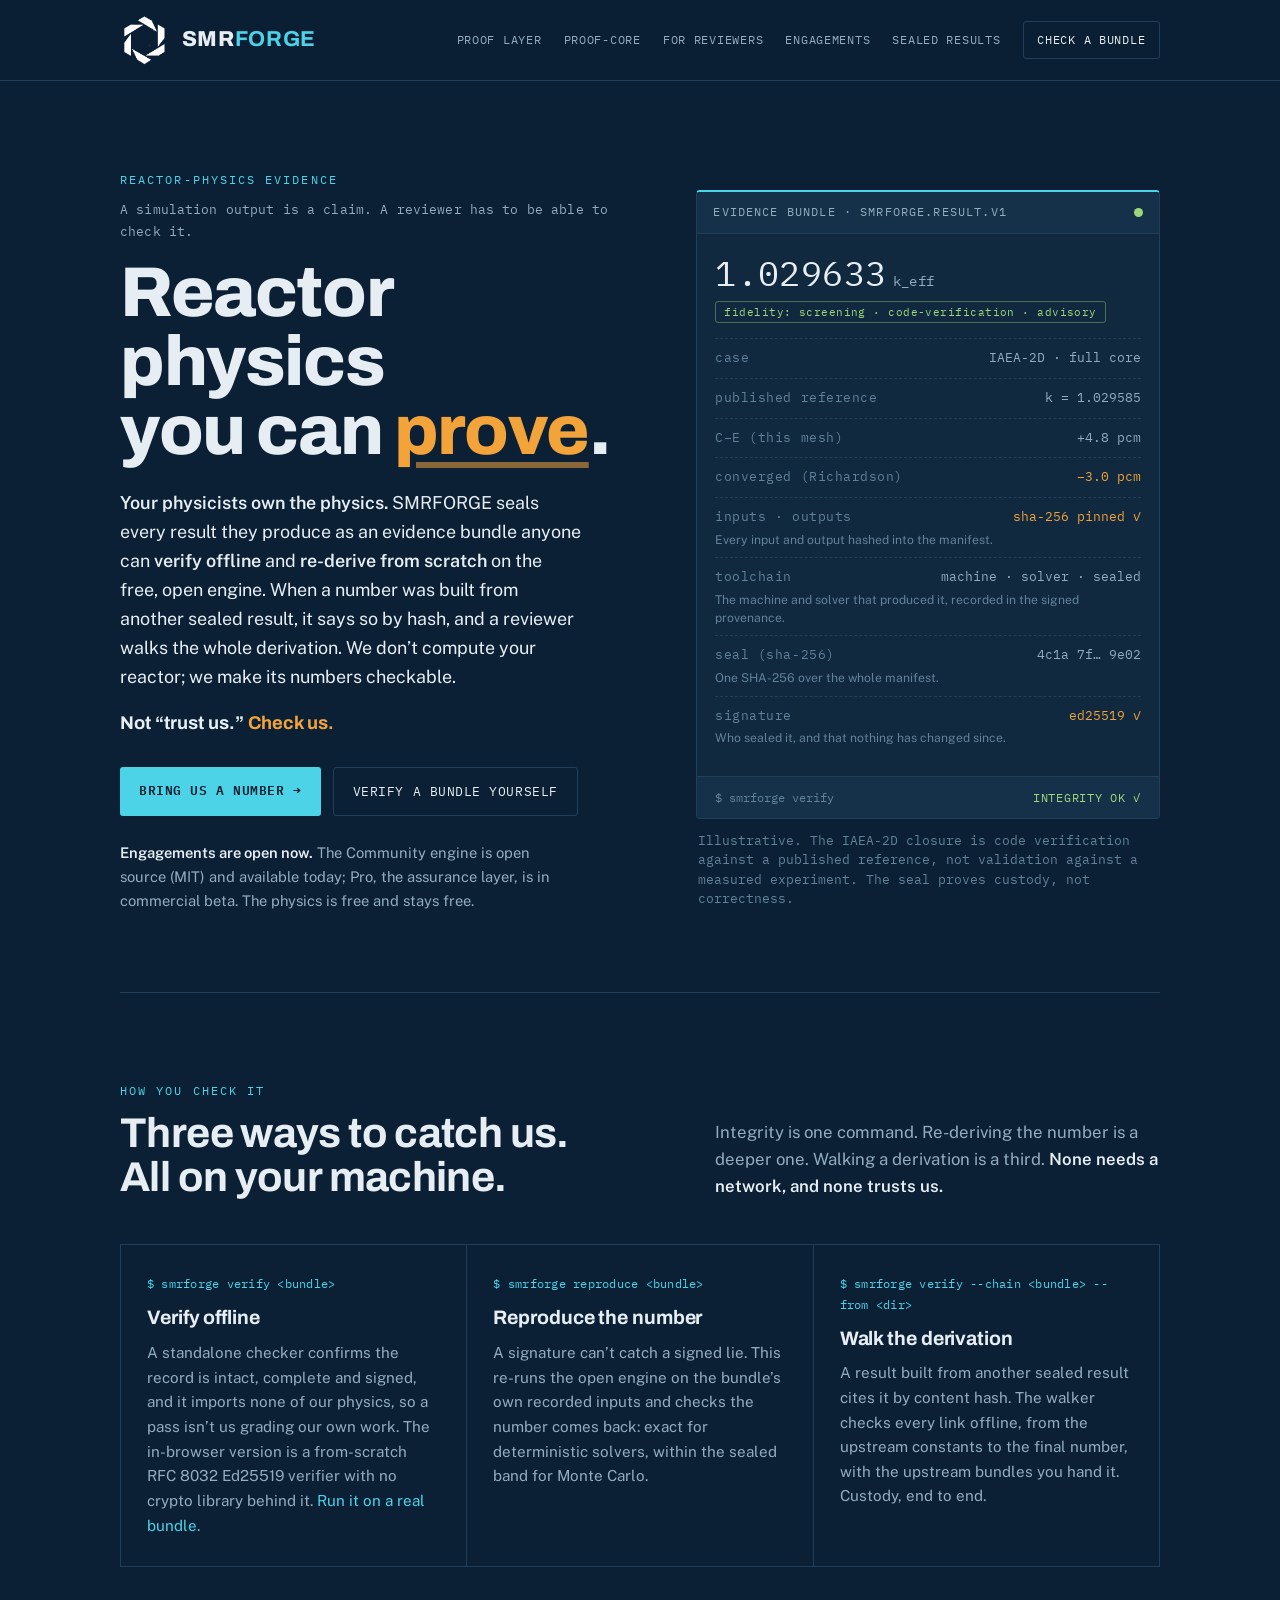
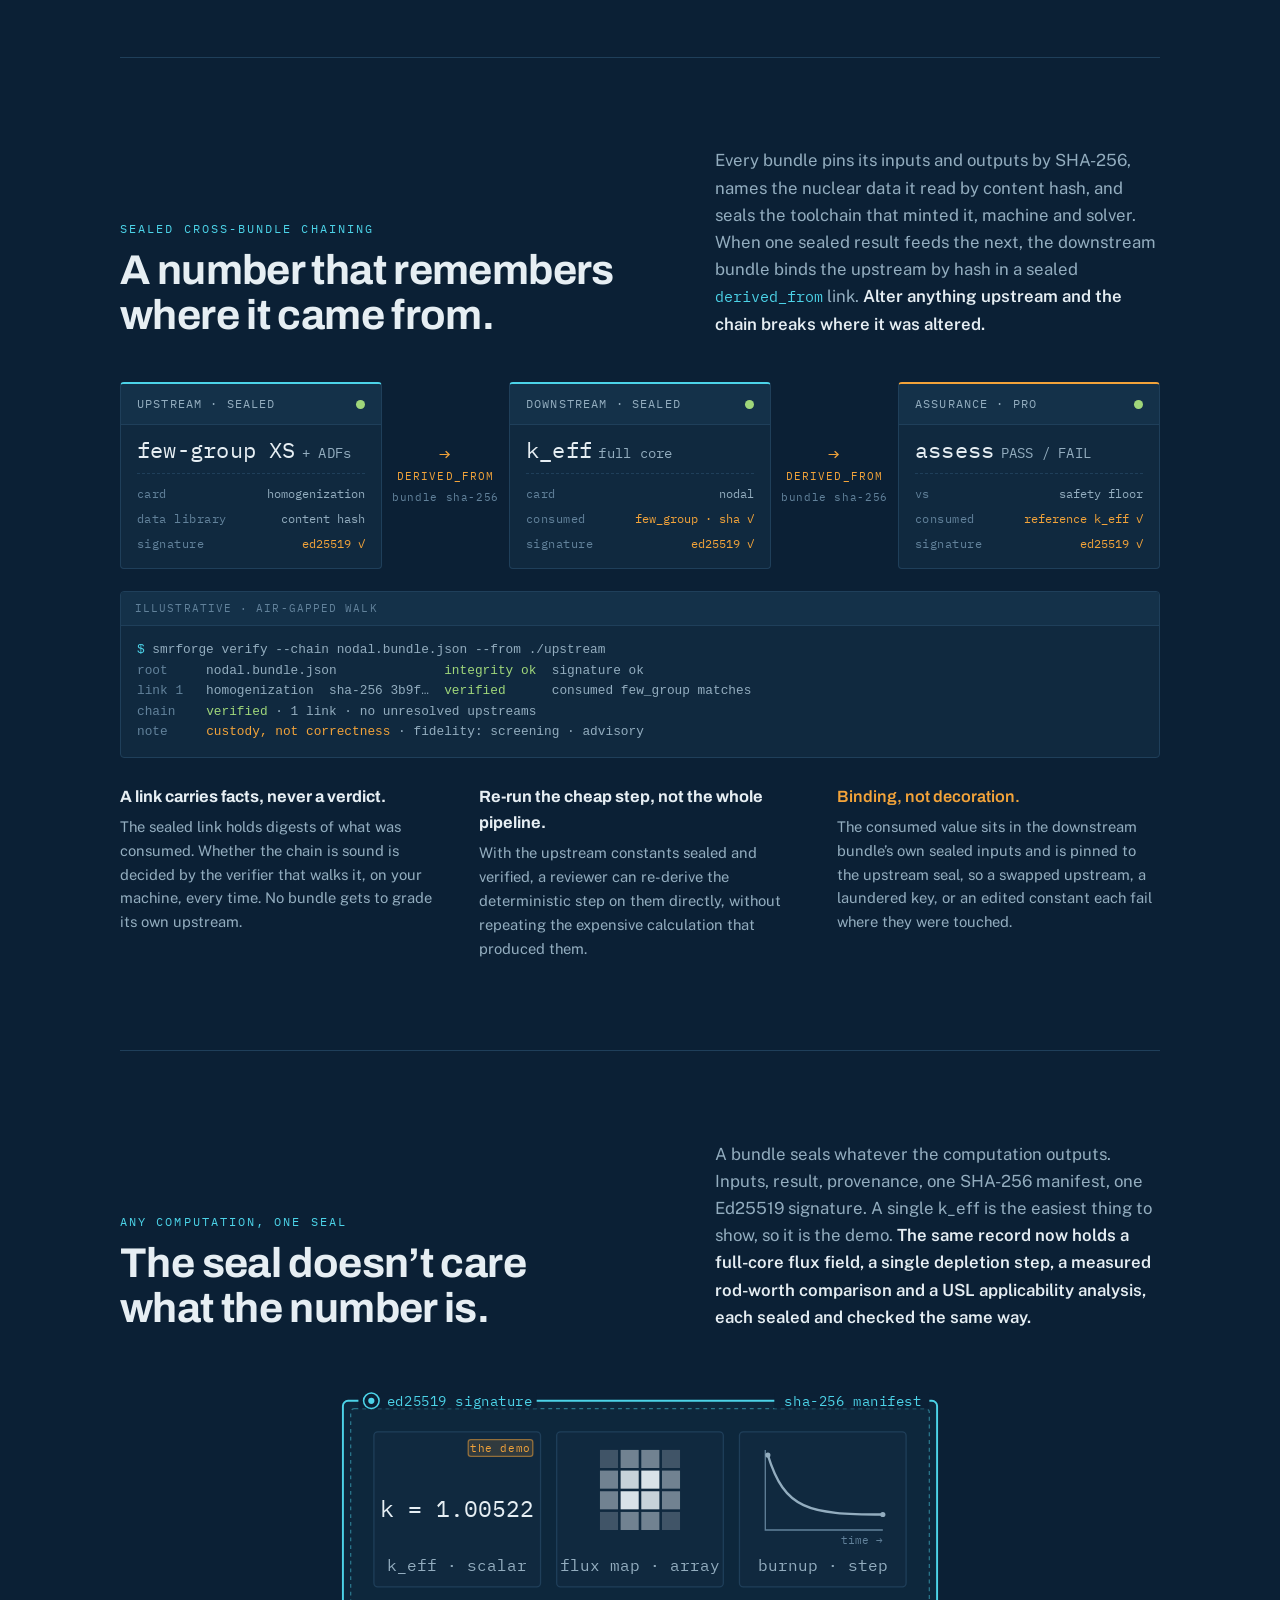
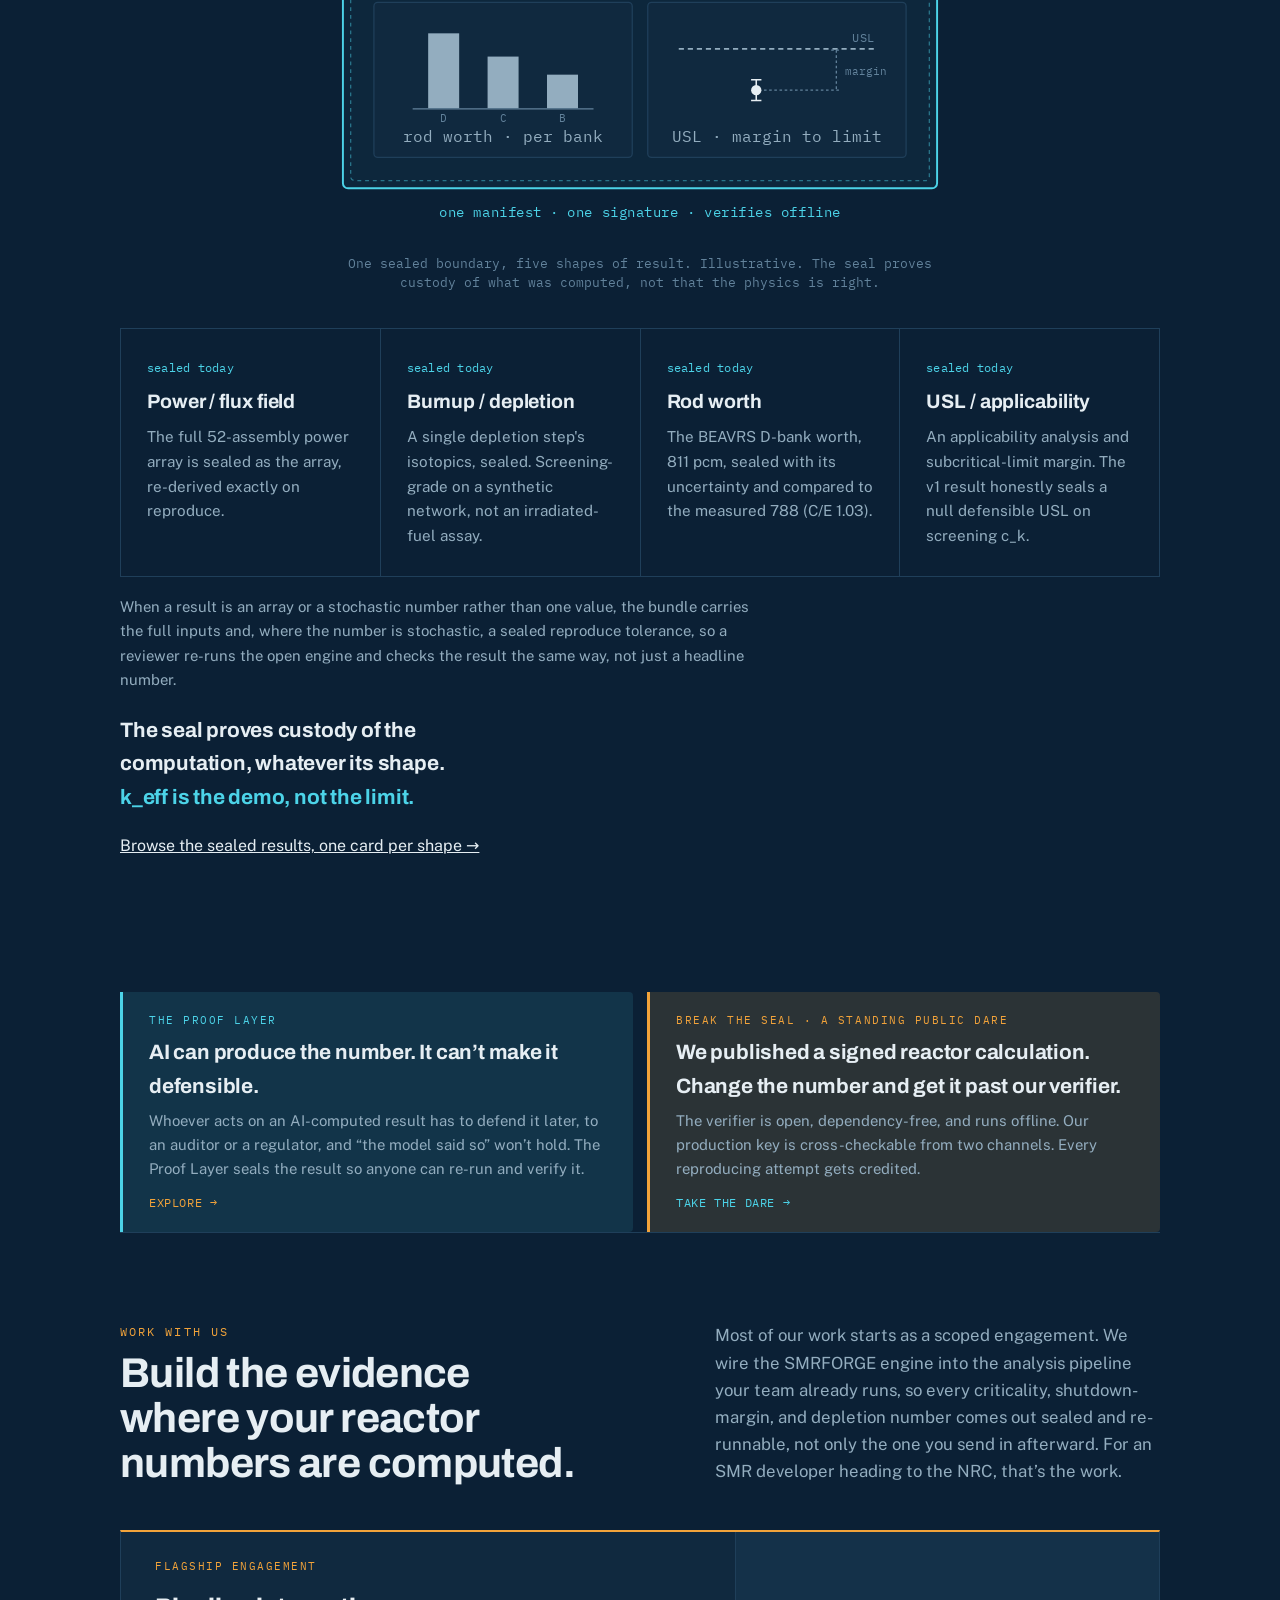
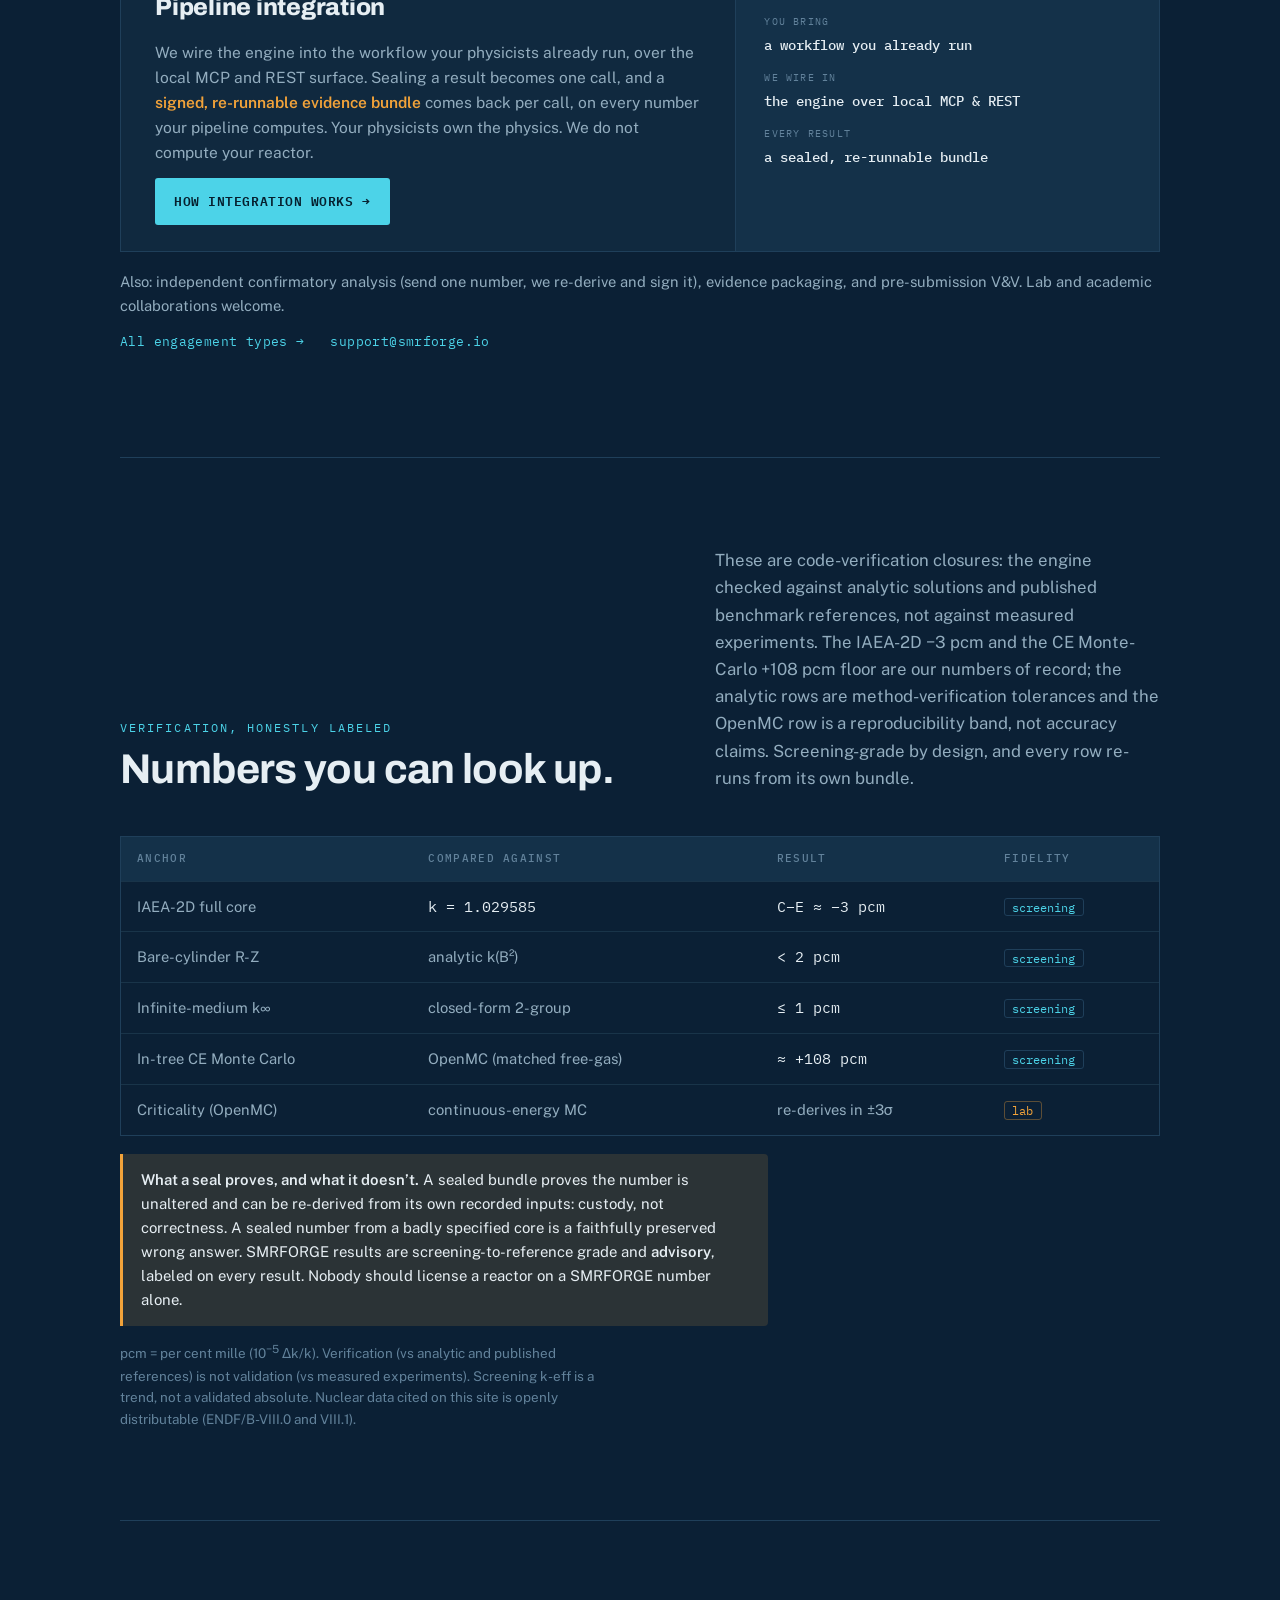
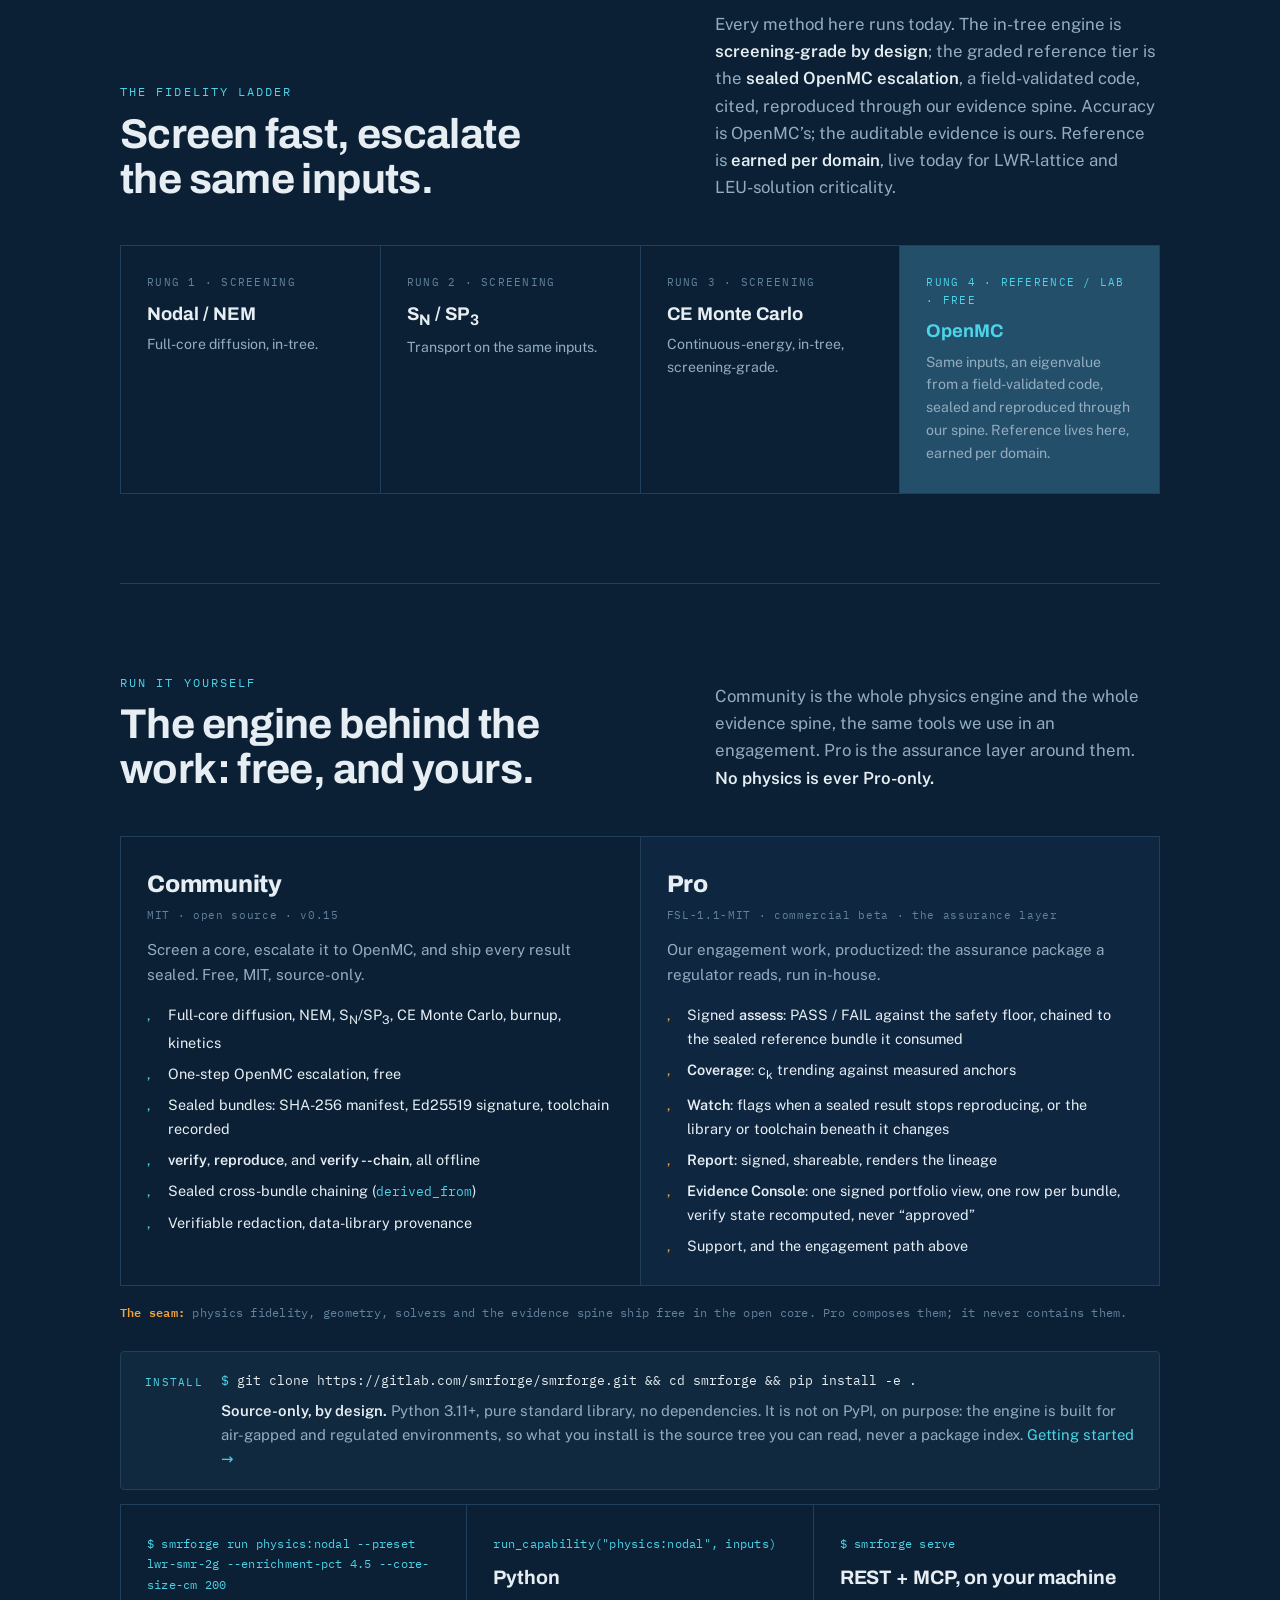
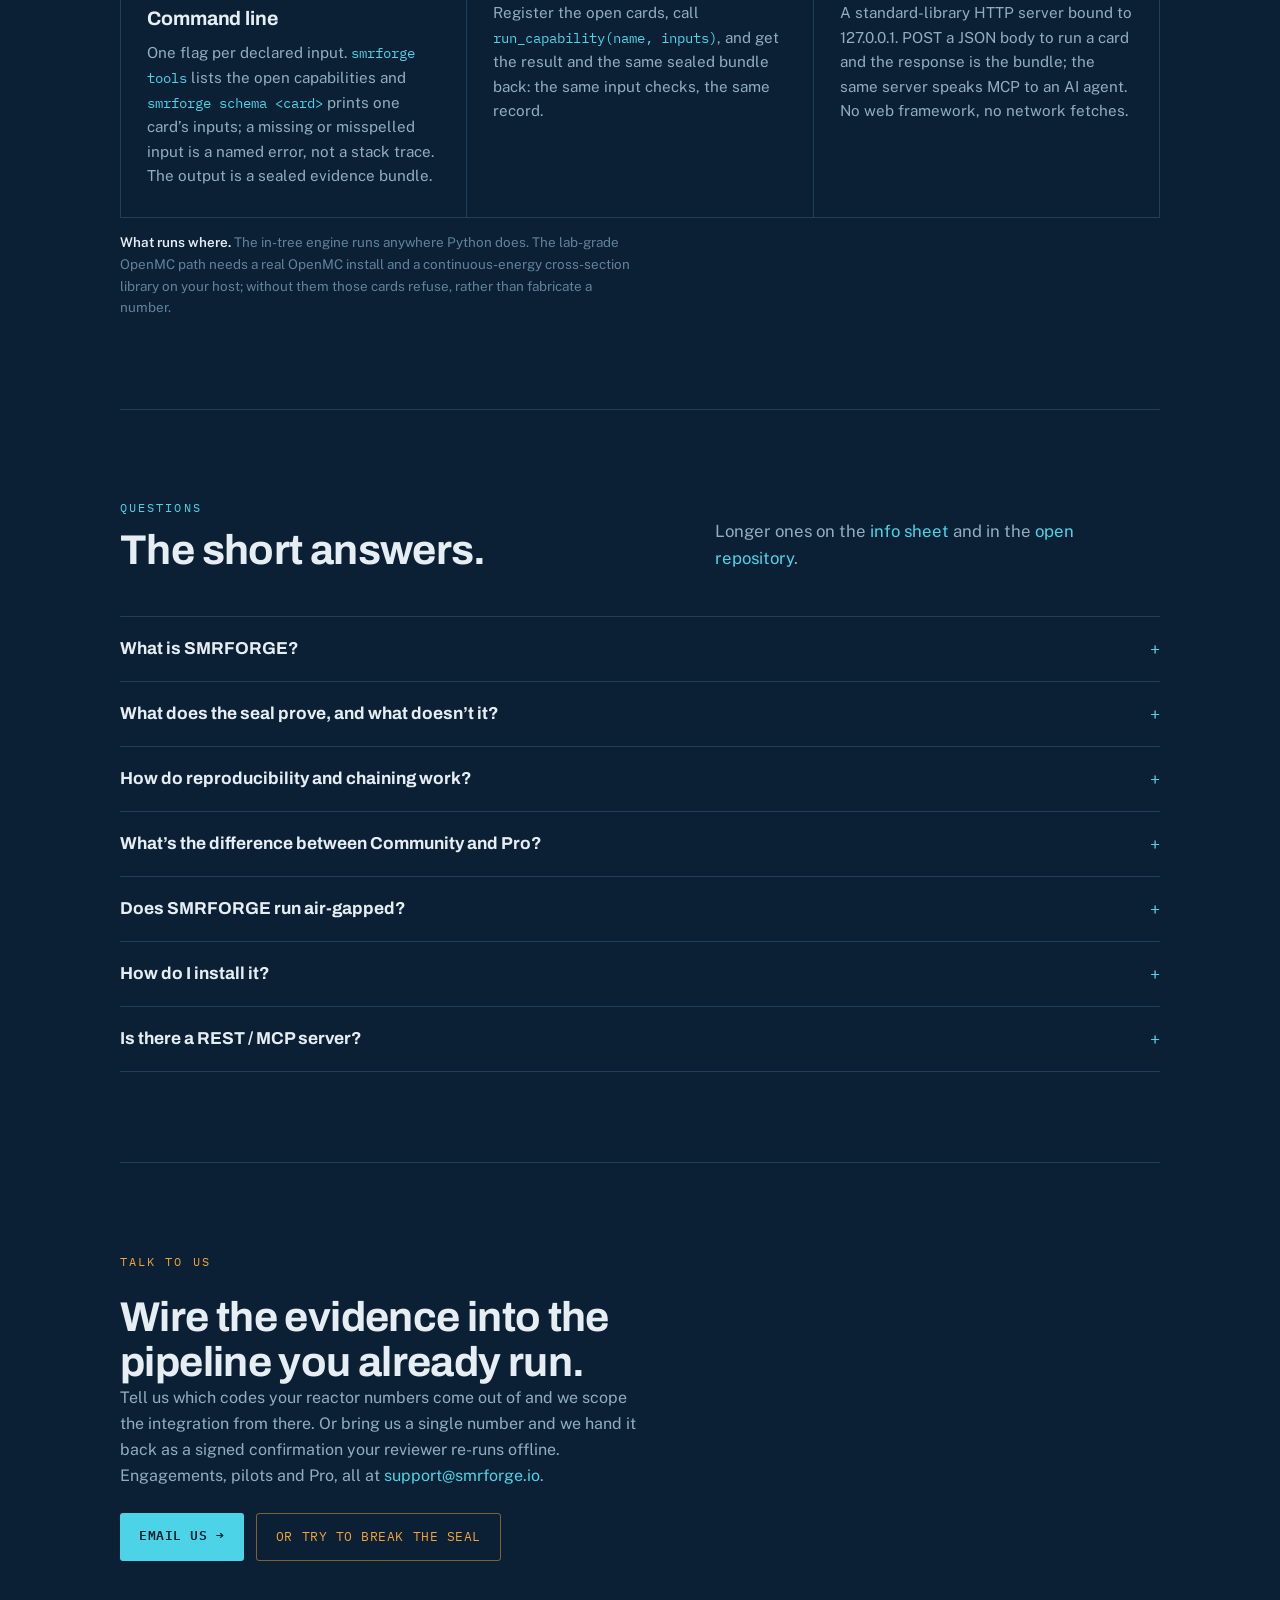
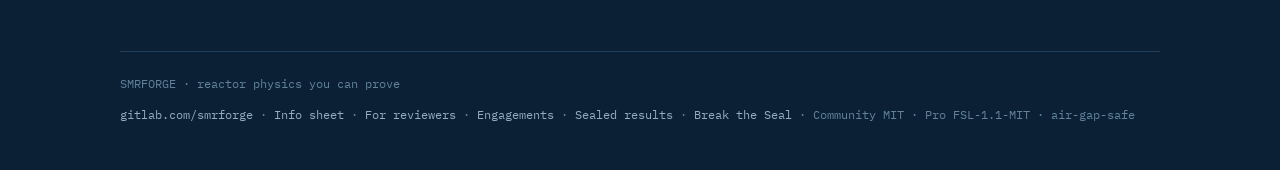
<file: index.html>
<!DOCTYPE html>
<html lang="en">
<head>
  <meta charset="UTF-8">
  <meta name="viewport" content="width=device-width, initial-scale=1.0">
  <meta name="google-site-verification" content="rlIf4eIc2Vl0NRAyAg5GZjQ8myi2Sw5cR3YJXz-t9fQ">
  <title>SMRFORGE · Reactor physics you can prove</title>
  <meta name="description" content="SMRFORGE is the evidence layer for reactor physics. Your team runs the calculation; every result becomes a sealed evidence bundle anyone can verify offline and re-derive by re-running the open engine on its recorded inputs. A result built from another sealed result cites it by hash, so a reviewer can walk the whole derivation. Not 'trust us'. Check us. Community is open (MIT); Pro adds the assurance layer for regulatory submissions (FSL-1.1-MIT). Air-gap-safe.">
  <link rel="icon" href="images/smrforge_logo_white_transparent.png" type="image/png">
  <meta property="og:title" content="SMRFORGE · Reactor physics you can prove">
  <meta property="og:description" content="The evidence layer for reactor physics. Every result becomes a sealed evidence bundle a reviewer can verify offline, re-derive on the open engine, and walk back to the sealed results it was built from. Not 'trust us'. Check us.">
  <meta property="og:image" content="https://smrforge.io/images/smrforge_logo_white_transparent.png">
  <meta property="og:url" content="https://smrforge.io">
  <meta property="og:type" content="website">
  <meta name="twitter:card" content="summary_large_image">
  <meta name="twitter:title" content="SMRFORGE · Reactor physics you can prove">
  <meta name="twitter:description" content="Sealed, offline-verifiable, re-runnable reactor-physics evidence, with custody you can walk end to end. Not 'trust us'. Check us. Air-gap-safe.">
  <meta name="twitter:image" content="https://smrforge.io/images/smrforge_logo_white_transparent.png">
  <link rel="canonical" href="https://smrforge.io">
  <script type="application/ld+json">
  {
    "@context": "https://schema.org",
    "@graph": [
      {
        "@type": "Organization",
        "@id": "https://smrforge.io/#organization",
        "name": "SMRFORGE",
        "url": "https://smrforge.io",
        "logo": "https://smrforge.io/images/smrforge_logo_white_transparent.png",
        "description": "SMRFORGE is the evidence layer for reactor physics. The free open core (MIT) is a screening-grade reactor-physics engine, full-core Cartesian nodal diffusion, higher-order NEM (1-D/2-D/3-D) with ADF/SPH equivalence, few-group homogenization, an in-tree continuous-energy Monte Carlo, Sn transport, SP3, burnup/depletion, kinetics and reactivity coefficients, rod-worth, shutdown-margin, pin-power, xenon/samarium, and one-step escalation to OpenMC, plus the evidence spine: sealed bundles with SHA-256 manifests and Ed25519 signatures, a standalone verifier, verifiable redaction, data-library and toolchain provenance, and sealed cross-bundle chaining so a result built from another sealed result can be walked end to end with `smrforge verify --chain`. Honestly screening-grade and reproducible on every run. Pro (FSL-1.1-MIT) adds the assurance layer for regulatory submissions, the signed assess deliverable with a PASS/FAIL verdict against the safety floor, coverage, watch, signed reports, and the Evidence Console. Air-gap-safe runtime.",
        "sameAs": [
          "https://www.linkedin.com/company/smrforge/",
          "https://x.com/smrforge"
        ],
        "contactPoint": {
          "@type": "ContactPoint",
          "email": "support@smrforge.io",
          "contactType": "customer support"
        }
      },
      {
        "@type": "SoftwareApplication",
        "name": "SMRFORGE Community",
        "applicationCategory": "EngineeringApplication",
        "operatingSystem": "Windows|macOS|Linux",
        "softwareVersion": "0.15.0",
        "description": "Open-source (MIT) screening reactor-physics engine for Small Modular Reactor design and analysis. In-tree pure-Python solvers, full-core Cartesian nodal diffusion, higher-order NEM (1-D/2-D/3-D) with ADF/SPH equivalence, few-group homogenization, continuous-energy Monte Carlo, Sn transport, SP3, burnup/depletion, kinetics and reactivity coefficients, for fast screening, plus one-step escalation to OpenMC (free). Every run produces a sealed evidence bundle (SHA-256 manifest, Ed25519 signature, reproducibility block with the data library by content hash and the minting toolchain, derivation lineage, and sealed derived_from links to upstream bundles) that any third party can verify offline. Ships the CLI (smrforge run, verify, verify --chain, reproduce, serve, license, --version) and the full evidence spine. Honestly screening-grade and reproducible. Pure Python standard library, zero dependencies; install from source (not on PyPI).",
        "offers": {
          "@type": "Offer",
          "price": "0",
          "priceCurrency": "USD"
        },
        "downloadUrl": "https://gitlab.com/smrforge/smrforge",
        "license": "https://opensource.org/licenses/MIT",
        "author": {
          "@id": "https://smrforge.io/#organization"
        }
      },
      {
        "@type": "SoftwareApplication",
        "name": "SMRFORGE Pro",
        "applicationCategory": "EngineeringApplication",
        "operatingSystem": "Windows|macOS|Linux",
        "description": "Commercial assurance / regulatory layer for licensing-relevant workflows (FSL-1.1-MIT). Turns evidence bundles into a submission-ready assurance package: the signed 'assess' deliverable, a lab-or-reference k-eff and a tech-spec shutdown-margin gate in one independently-verifiable bundle with a PASS/FAIL verdict against the safety floor, chained by sealed derived_from link to the reference bundle it consumed, plus coverage (c_k trending), watch (flags when a sealed result stops reproducing or the library or toolchain beneath it changes), signed shareable evidence reports that render lineage, and the Evidence Console, a signed portfolio view with the verify state of every bundle recomputed. Physics fidelity is never a Pro feature; all of it ships free in the open core.",
        "offers": {
          "@type": "Offer",
          "priceSpecification": {
            "@type": "PriceSpecification",
            "description": "Commercial license. Contact support@smrforge.io for pricing."
          }
        },
        "author": {
          "@id": "https://smrforge.io/#organization"
        }
      },
      {
        "@type": "FAQPage",
        "mainEntity": [
          {
            "@type": "Question",
            "name": "What is SMRFORGE?",
            "acceptedAnswer": {
              "@type": "Answer",
              "text": "SMRFORGE is the evidence layer for reactor physics. The free open core (MIT) is a screening-grade reactor-physics engine, full-core nodal diffusion and NEM, few-group homogenization, an in-tree continuous-energy Monte Carlo, Sn transport, SP3, burnup, kinetics and reactivity coefficients, rod-worth, shutdown-margin and pin-power, with one-step escalation to OpenMC, free. Every result becomes a sealed evidence bundle anyone can verify offline and re-derive by re-running the open engine on its recorded inputs. Pro (FSL-1.1-MIT) adds the assurance layer a regulator reads: the signed assess deliverable with a PASS/FAIL verdict against the safety floor, coverage, watch, signed reports and the Evidence Console. Physics is free and stays free; Pro is never physics."
            }
          },
          {
            "@type": "Question",
            "name": "What does the seal prove, and what doesn't it?",
            "acceptedAnswer": {
              "@type": "Answer",
              "text": "A sealed bundle proves custody: the number in front of you is the number the engine produced, nothing altered it, and the run can be re-derived from the inputs in the bundle. Under SMRFORGE's pinned production key it also proves origin. It does not prove the physics is right, a sealed number from a badly specified core is a faithfully preserved wrong answer. SMRFORGE results are screening-to-reference grade and advisory, labeled on every result. Nobody should license a reactor on a SMRFORGE number alone."
            }
          },
          {
            "@type": "Question",
            "name": "How does SMRFORGE handle reproducibility and chaining?",
            "acceptedAnswer": {
              "@type": "Answer",
              "text": "Every run produces an evidence bundle: a SHA-256 manifest of inputs and outputs, a reproducibility block (engine version, the nuclear-data library it read and its SHA-256, the RNG seed, a determinism statement, and the toolchain that minted it, machine and solver), and a derivation lineage. `smrforge verify <bundle>` confirms or refutes a bundle's integrity offline with a checker that imports none of our physics. `smrforge reproduce <bundle>` re-runs the open engine on the bundle's own recorded inputs and checks the number re-derives. When a result was built from another sealed result, its bundle binds the upstream by content hash in a sealed derived_from link, and `smrforge verify --chain <bundle> --from <dir>` walks every link offline. The link carries facts, never a verdict: the verifier that walks the chain decides."
            }
          },
          {
            "@type": "Question",
            "name": "What's the difference between Community and Pro?",
            "acceptedAnswer": {
              "@type": "Answer",
              "text": "Community (MIT) is the whole screening engine and the whole evidence spine: nodal diffusion and NEM, Sn/SP3, continuous-energy Monte Carlo, the OpenMC escalation path, sealed bundles, the standalone verifier, reproduce, chain walking, verifiable redaction, and data-library and toolchain provenance. Pro (FSL-1.1-MIT) adds the assurance layer: the signed assess deliverable with a PASS/FAIL verdict against the safety floor (chained to the sealed reference bundle it consumed), coverage (c_k trending), watch, signed reports with lineage, the Evidence Console, and support. No physics is ever Pro-only."
            }
          },
          {
            "@type": "Question",
            "name": "Does SMRFORGE run air-gapped?",
            "acceptedAnswer": {
              "@type": "Answer",
              "text": "Yes. The open core is pure Python standard library with zero dependencies and no network fetches at runtime, so it runs fully offline, on a laptop with no internet, in an air-gapped environment, or behind an enterprise firewall. The verifier, reproduce, and the chain walker are all offline; the chain walker takes upstream bundles from a directory or archive you supply, never from a network."
            }
          },
          {
            "@type": "Question",
            "name": "How do I install SMRFORGE?",
            "acceptedAnswer": {
              "@type": "Answer",
              "text": "The open core is public at gitlab.com/smrforge/smrforge. It is not on PyPI, by design (the engine targets air-gapped and regulated environments), so you install from source: git clone the repo, then pip install -e . (Python 3.11+, pure standard library, zero dependencies). The CLI ships smrforge run <capability>, smrforge tools, smrforge schema <capability>, smrforge verify <bundle>, smrforge verify --chain, smrforge reproduce <bundle>, smrforge serve (a local REST + MCP server), smrforge license, and smrforge --version. The same capabilities are a Python API. Also public: the Evidence Envelope standard, its single-file reference verifier (no SMRFORGE import), and the reviewer kit. Pro is source-available (FSL-1.1) and licensed, in commercial beta."
            }
          },
          {
            "@type": "Question",
            "name": "Is there a REST / MCP server?",
            "acceptedAnswer": {
              "@type": "Answer",
              "text": "Yes. smrforge serve starts a Python-standard-library HTTP server bound to 127.0.0.1 (port 8765 by default) that fronts a REST API (POST a JSON body to /v1/run/<capability>; the response is the signed evidence bundle; /v1/tools lists the open capabilities and /openapi.json is the spec) and an MCP endpoint (JSON-RPC 2.0 at /mcp) for AI agents. No web framework, no network fetches, so it works in fully air-gapped environments. Pro cards are not served by the open server; they ship in the private Pro plugins and need an entitlement token."
            }
          }
        ]
      }
    ]
  }
  </script>
  <link rel="preload" as="image" href="images/smrforge_logo_white_transparent.png">
  <link rel="preconnect" href="https://fonts.googleapis.com">
  <link rel="preconnect" href="https://fonts.gstatic.com" crossorigin>
  <link rel="stylesheet" href="https://fonts.googleapis.com/css2?family=Archivo:wght@500;600;700;800&family=Public+Sans:wght@400;500;600;700&family=IBM+Plex+Mono:wght@400;500;600&display=swap">
<style>
  /* ---- SMRFORGE design system (homepage sets it; other pages follow) ----
       ground: prussian navy with a teal undertone · identity: glacier cyan (commands, links, kickers)
       signal: amber, the ONE warm accent, reserved for the thing that gets checked / the human decision
       verdicts: lichen = pass, clay = fail · hairline grids (1px --line) instead of card shadows
       type: Archivo display, Public Sans body, IBM Plex Mono for anything a machine wrote. */
  :root{
    --bg:#0b2035; --bg-2:#0e2640; --surface:#10293f; --surface-2:#143149;
    --line:#1f3f5a; --line-soft:#193449;
    --ink:#e6eef3; --muted:#93adbf; --faint:#62829b;
    --cyan:#4cd3e8; --cyan-2:#7ae3f2; --cyan-soft:rgba(76,211,232,.11);
    --amber:#f2a33a; --amber-soft:rgba(242,163,58,.14);
    --lichen:#9fd67a; --clay:#e0704f;
    --disp:"Archivo",system-ui,"Segoe UI",Helvetica,Arial,sans-serif;
    --body:"Public Sans",system-ui,"Segoe UI",Helvetica,Arial,sans-serif;
    --mono:"IBM Plex Mono",ui-monospace,"Cascadia Mono",Consolas,Menlo,monospace;
    --gutter:clamp(16px,4vw,40px);
  }
  *{box-sizing:border-box}
  html{scroll-behavior:smooth;scroll-padding-top:84px}
  body{margin:0;background:var(--bg);color:var(--ink);font-family:var(--body);line-height:1.62;
    -webkit-font-smoothing:antialiased;overflow-x:hidden}
  .wrap{max-width:1120px;margin:0 auto;padding:0 var(--gutter)}
  a{color:var(--ink)}
  :focus-visible{outline:2px solid var(--cyan);outline-offset:3px;border-radius:2px}
  .mono{font-family:var(--mono);font-variant-numeric:tabular-nums}
  .kicker{font-family:var(--mono);font-size:.72rem;letter-spacing:.18em;text-transform:uppercase;color:var(--cyan);margin:0 0 .6rem}
  .kicker.warm{color:var(--amber)}
  code,.code{font-family:var(--mono);font-size:.9em;color:var(--cyan)}

  /* --- section rhythm: one pattern, used everywhere --- */
  .sec{padding:clamp(56px,7vw,96px) 0;border-top:1px solid var(--line)}
  .sec-head{display:grid;grid-template-columns:minmax(0,1.1fr) minmax(0,.9fr);gap:clamp(20px,4vw,56px);align-items:end;margin-bottom:clamp(28px,4vw,44px)}
  @media(max-width:820px){.sec-head{grid-template-columns:1fr;gap:14px}}
  .sec h2{font-family:var(--disp);font-weight:700;font-size:clamp(1.75rem,3.6vw,2.6rem);line-height:1.08;letter-spacing:-.015em;margin:0;text-wrap:balance}
  .sec .lead{margin:0;color:var(--muted);font-size:1.05rem;max-width:56ch}
  .sec .lead b{color:var(--ink);font-weight:600}
  .sec .lead a{color:var(--cyan);text-decoration:none}
  .sec .lead a:hover{text-decoration:underline}

  /* --- hairline grid: cells on a 1px line background --- */
  .grid{display:grid;gap:1px;background:var(--line);border:1px solid var(--line)}
  .grid>*{background:var(--bg);padding:clamp(20px,2.6vw,28px) clamp(18px,2.4vw,26px);min-width:0}
  .grid.c3{grid-template-columns:repeat(3,minmax(0,1fr))}
  .grid.c4{grid-template-columns:repeat(4,minmax(0,1fr))}
  .grid.c2{grid-template-columns:repeat(2,minmax(0,1fr))}
  @media(max-width:860px){.grid.c4{grid-template-columns:repeat(2,minmax(0,1fr))}}
  @media(max-width:720px){.grid.c3,.grid.c2{grid-template-columns:1fr}}
  @media(max-width:480px){.grid.c4{grid-template-columns:1fr}}
  .cell .cmd{font-family:var(--mono);font-size:.78rem;color:var(--cyan);letter-spacing:.02em;word-break:break-word}
  .cell h3{font-family:var(--disp);font-weight:700;font-size:1.22rem;margin:.55rem 0 .45rem;letter-spacing:-.005em}
  .cell p{margin:0;color:var(--muted);font-size:.95rem}
  .cell p a{color:var(--cyan);text-decoration:none}
  .cell p a:hover{text-decoration:underline}

  /* --- buttons --- */
  .btn{display:inline-block;font-family:var(--mono);font-size:.84rem;letter-spacing:.04em;text-transform:uppercase;
    padding:.78rem 1.2rem;text-decoration:none;border-radius:3px;transition:background .14s,border-color .14s,color .14s}
  .btn.primary{background:var(--cyan);color:#06202f;font-weight:600}
  .btn.primary:hover{background:var(--cyan-2)}
  .btn.line{border:1px solid var(--line);color:var(--ink)}
  .btn.line:hover{border-color:var(--cyan);color:var(--cyan)}
  .btn.warm{border:1px solid rgba(242,163,58,.5);color:var(--amber)}
  .btn.warm:hover{border-color:var(--amber);background:var(--amber-soft)}

  /* --- header --- */
  header.site{position:sticky;top:0;z-index:10;background:rgba(11,32,53,.92);backdrop-filter:blur(8px);
    border-bottom:1px solid var(--line)}
  header.site .bar{display:flex;justify-content:space-between;align-items:center;gap:16px;
    max-width:1120px;margin:0 auto;padding:14px var(--gutter)}
  .brand{display:flex;align-items:center;gap:.65rem;font-family:var(--disp);font-weight:800;font-size:1.35rem;letter-spacing:.03em;text-decoration:none}
  .brand .wm{line-height:1;color:var(--ink)}
  .brand .logo{height:52px;width:auto;display:block}
  .brand b{color:var(--cyan)}
  nav.main{display:flex;gap:22px;align-items:center;font-family:var(--mono);font-size:.76rem;text-transform:uppercase;letter-spacing:.06em}
  nav.main a{color:var(--muted);text-decoration:none;white-space:nowrap}
  nav.main a:hover{color:var(--ink)}
  nav.main .ghost{border:1px solid var(--line);padding:.5rem .85rem;color:var(--ink);border-radius:3px}
  nav.main .ghost:hover{border-color:var(--cyan);color:var(--cyan)}
  @media(max-width:900px){nav.main{gap:14px}nav.main a.sub{display:none}}
  @media(max-width:560px){nav.main a:not(.ghost){display:none}.brand .logo{height:44px}}

  /* --- hero --- */
  .hero{display:grid;grid-template-columns:minmax(0,1.05fr) minmax(0,.95fr);gap:clamp(30px,5vw,64px);
    align-items:center;padding:clamp(48px,7vw,96px) 0 clamp(36px,5vw,64px)}
  @media(max-width:900px){.hero{grid-template-columns:1fr;gap:38px}}
  .problem{font-family:var(--mono);font-size:.84rem;color:var(--muted);margin:0 0 1rem;letter-spacing:.01em}
  h1{font-family:var(--disp);font-weight:800;font-size:clamp(2.5rem,6.2vw,4.4rem);
    line-height:.98;letter-spacing:-.02em;margin:0;text-wrap:balance}
  h1 .u{color:var(--amber);text-decoration:underline;text-decoration-thickness:.08em;
    text-underline-offset:.12em;text-decoration-color:rgba(242,163,58,.55)}
  .desc{font-size:1.12rem;color:var(--ink);max-width:42ch;margin:1.4rem 0 0}
  .desc b{font-weight:600}
  .tagline{font-family:var(--disp);font-weight:700;font-size:1.15rem;margin:1.1rem 0 0;color:var(--ink)}
  .tagline .cx{color:var(--amber)}
  .ctas{display:flex;gap:12px;flex-wrap:wrap;margin-top:1.8rem}
  .avail{margin-top:1.6rem;font-size:.92rem;color:var(--muted);max-width:48ch}
  .avail b{color:var(--ink);font-weight:600}
  .avail a{color:var(--cyan);text-decoration:none}

  /* --- the one lifted object: the evidence receipt --- */
  .receipt{background:var(--surface);border:1px solid var(--line);border-top:2px solid var(--cyan);border-radius:4px;
    overflow:hidden;font-family:var(--mono);min-width:0}
  .receipt .top{display:flex;justify-content:space-between;align-items:center;gap:10px;
    padding:11px 16px;border-bottom:1px solid var(--line);background:var(--surface-2)}
  .receipt .top .t{font-size:.72rem;letter-spacing:.1em;text-transform:uppercase;color:var(--muted)}
  .receipt .top .dot{width:9px;height:9px;border-radius:50%;background:var(--lichen);flex:none}
  .receipt .mid{padding:20px 18px}
  .receipt .k{font-size:clamp(1.7rem,4vw,2.2rem);color:var(--ink);letter-spacing:.01em;font-variant-numeric:tabular-nums;line-height:1.1}
  .receipt .k small{color:var(--muted);font-size:.9rem;margin-left:.4rem}
  .receipt .tag{display:inline-block;margin-top:.55rem;font-size:.7rem;color:var(--lichen);
    border:1px solid rgba(159,214,122,.4);padding:.06rem .5rem;border-radius:3px;letter-spacing:.04em}
  .receipt .rows{border-top:1px dashed var(--line);margin-top:16px;padding-top:14px;display:grid;gap:8px}
  .receipt .row{display:flex;justify-content:space-between;gap:12px;font-size:.8rem}
  .receipt .row .l{color:var(--faint);letter-spacing:.04em;flex:none}
  .receipt .row .v{color:var(--muted);text-align:right;overflow-wrap:anywhere}
  .receipt .row .v.ok{color:var(--amber)}
  .receipt .row .v.bad{color:var(--clay)}
  .receipt.ledger .rows{border-top:0;margin-top:14px;padding-top:0;gap:0}
  .receipt.ledger .row{display:grid;grid-template-columns:auto minmax(0,1fr);column-gap:14px;row-gap:3px;padding:9px 0;border-top:1px dashed var(--line)}
  .receipt.ledger .row .l{flex:none}
  .receipt.ledger .row .pf{grid-column:1/-1;font-family:var(--body);font-size:.76rem;color:var(--faint);line-height:1.45;transition:color .14s}
  .receipt.ledger .row:hover .pf,.receipt.ledger .row:focus-within .pf{color:var(--muted)}
  .receipt .foot{border-top:1px solid var(--line);padding:11px 18px;display:flex;justify-content:space-between;gap:12px;
    font-size:.74rem;color:var(--faint);background:var(--surface-2)}
  .receipt .foot .pass{color:var(--lichen);letter-spacing:.06em}
  .receipt .foot .fail{color:var(--clay);letter-spacing:.06em}
  .cap{font-size:.8rem;color:var(--faint);margin:12px 2px 0;font-family:var(--mono);line-height:1.5}

  /* --- chain: receipts bound by derived_from --- */
  .chain{display:grid;grid-template-columns:minmax(0,1fr) auto minmax(0,1fr) auto minmax(0,1fr);gap:0;align-items:stretch;margin-top:8px}
  @media(max-width:860px){.chain{grid-template-columns:1fr}}
  .chain .receipt{box-shadow:none;border-top-width:2px}
  .chain .receipt.pro{border-top-color:var(--amber)}
  .chain .receipt .k{font-size:1.35rem}
  .chain .receipt .mid{padding:14px 16px}
  .chain .receipt .rows{margin-top:10px;padding-top:10px;gap:6px}
  .chain .receipt .row{font-size:.74rem}
  .link{display:flex;flex-direction:column;align-items:center;justify-content:center;gap:4px;padding:0 10px;
    font-family:var(--mono);font-size:.66rem;letter-spacing:.1em;text-transform:uppercase;color:var(--amber);min-width:112px}
  .link .arrow{font-size:1.2rem;line-height:1;color:var(--amber)}
  .link .lbl{color:var(--amber)}
  .link .sub{color:var(--faint);letter-spacing:.06em;text-transform:none;font-size:.66rem}
  @media(max-width:860px){.link{padding:12px 0}.link .arrow{transform:rotate(90deg)}}
  .term{margin-top:22px;background:var(--surface);border:1px solid var(--line);border-radius:4px;overflow:hidden;font-family:var(--mono);font-size:.8rem}
  .term .tbar{padding:8px 14px;border-bottom:1px solid var(--line);background:var(--surface-2);color:var(--faint);font-size:.68rem;letter-spacing:.1em;text-transform:uppercase}
  .term pre{margin:0;padding:14px 16px;color:var(--muted);overflow-x:auto;line-height:1.6}
  .term .p{color:var(--cyan)} .term .ok{color:var(--lichen)} .term .w{color:var(--amber)} .term .d{color:var(--faint)}
  .chain-notes{display:grid;grid-template-columns:repeat(3,minmax(0,1fr));gap:clamp(18px,3vw,36px);margin-top:26px}
  @media(max-width:720px){.chain-notes{grid-template-columns:1fr}}
  .chain-notes h4{font-family:var(--disp);font-weight:700;font-size:1.02rem;margin:0 0 .3rem}
  .chain-notes p{margin:0;color:var(--muted);font-size:.92rem}
  .chain-notes .warm{color:var(--amber);font-weight:600}

  /* --- any computation, one seal (shapes-) --- */
  .shapes-fig{margin:0 auto;max-width:620px}
  .shapes-fig svg{display:block;width:100%;height:auto}
  .shapes-fig .cap{text-align:center;margin-top:14px}
  .shapes-fig text{font-family:var(--mono);font-variant-numeric:tabular-nums}
  .shapes-fig .seal{stroke:var(--cyan);fill:rgba(76,211,232,.035)}
  .shapes-fig .seal-ring{stroke:var(--cyan);fill:none;opacity:.45}
  .shapes-fig .seal-lbl{fill:var(--cyan)}
  .shapes-fig .mask{fill:var(--bg)}
  .shapes-fig .tile{fill:var(--surface);stroke:var(--line)}
  .shapes-fig .ink{fill:var(--ink)}
  .shapes-fig .mut{fill:var(--muted)}
  .shapes-fig .fnt{fill:var(--faint)}
  .shapes-fig .ink-s{stroke:var(--ink);fill:none}
  .shapes-fig .mut-s{stroke:var(--muted);fill:none}
  .shapes-fig .fnt-s{stroke:var(--faint);fill:none}
  .shapes-fig .demo{fill:var(--amber)}
  .shapes-fig .demo-s{stroke:rgba(242,163,58,.55);fill:var(--amber-soft)}
  .shapes-grid{margin-top:clamp(24px,3vw,36px)}
  .shapes-honest{margin:18px 0 0;color:var(--muted);font-size:.93rem;max-width:72ch}
  .shapes-close{margin:22px 0 0;font-family:var(--disp);font-weight:700;font-size:clamp(1.08rem,2vw,1.3rem);
    letter-spacing:-.01em;color:var(--ink);max-width:40ch;text-wrap:balance}
  .shapes-close b{color:var(--cyan)}

  /* --- paired callouts: proof layer (cyan) + break the seal (amber) --- */
  .callouts{display:grid;grid-template-columns:1fr 1fr;gap:14px;padding:clamp(28px,4vw,44px) 0 0}
  @media(max-width:820px){.callouts{grid-template-columns:1fr}}
  .callout{display:flex;flex-direction:column;gap:6px;padding:20px clamp(18px,2.6vw,26px);text-decoration:none;
    border-left:3px solid var(--cyan);background:var(--cyan-soft);transition:background .14s;border-radius:0 4px 4px 0}
  .callout:hover{background:rgba(76,211,232,.17)}
  .callout.amber{border-left-color:var(--amber);background:var(--amber-soft)}
  .callout.amber:hover{background:rgba(242,163,58,.2)}
  .callout .ck{font-family:var(--mono);font-size:.68rem;letter-spacing:.14em;text-transform:uppercase;color:var(--cyan)}
  .callout.amber .ck{color:var(--amber)}
  .callout strong{font-family:var(--disp);font-weight:700;font-size:clamp(1.08rem,2vw,1.3rem);color:var(--ink);letter-spacing:-.01em}
  .callout span.s{color:var(--muted);font-size:.93rem}
  .callout .go{font-family:var(--mono);font-size:.78rem;letter-spacing:.05em;text-transform:uppercase;color:var(--amber);margin-top:4px}
  .callout.amber .go{color:var(--cyan)}

  /* --- engagements teaser --- */
  .flag{display:grid;grid-template-columns:minmax(0,1.45fr) minmax(0,1fr);gap:0;border:1px solid var(--line);border-top:2px solid var(--amber);background:var(--surface)}
  @media(max-width:820px){.flag{grid-template-columns:1fr}}
  .flag .fm{padding:26px clamp(20px,3vw,34px);display:flex;flex-direction:column;gap:.8rem;align-items:flex-start}
  .flag .fm .en{font-family:var(--mono);font-size:.68rem;letter-spacing:.14em;text-transform:uppercase;color:var(--amber)}
  .flag .fm h3{font-family:var(--disp);font-weight:800;font-size:1.5rem;margin:0;letter-spacing:-.01em}
  .flag .fm p{margin:0;color:var(--muted);font-size:.97rem;max-width:58ch}
  .flag .fm .warm{color:var(--amber);font-weight:600}
  .flag .ff{border-left:1px solid var(--line);background:var(--surface-2);padding:22px clamp(18px,2.4vw,28px);display:flex;flex-direction:column;justify-content:center;gap:14px}
  @media(max-width:820px){.flag .ff{border-left:0;border-top:1px solid var(--line)}}
  .flag .fs{display:flex;flex-direction:column;gap:2px}
  .flag .fs .s{font-family:var(--mono);font-size:.64rem;letter-spacing:.12em;text-transform:uppercase;color:var(--faint)}
  .flag .fs b{font-family:var(--mono);color:var(--ink);font-size:.9rem;font-weight:500}
  .more{display:flex;gap:14px 26px;flex-wrap:wrap;margin-top:18px;font-size:.92rem;color:var(--muted)}
  .more a{color:var(--cyan);text-decoration:none;font-family:var(--mono);font-size:.8rem;letter-spacing:.03em}
  .more a:hover{text-decoration:underline}

  /* --- validation table --- */
  .tscroll{overflow-x:auto;border:1px solid var(--line)}
  table{width:100%;border-collapse:collapse;font-size:.92rem;min-width:560px}
  th,td{text-align:left;padding:13px 16px;border-bottom:1px solid var(--line-soft)}
  th{font-family:var(--mono);font-size:.68rem;letter-spacing:.12em;text-transform:uppercase;color:var(--faint);font-weight:500;background:var(--surface-2)}
  td{color:var(--muted)}
  td.n{font-family:var(--mono);color:var(--ink);font-variant-numeric:tabular-nums;white-space:nowrap}
  td .fid{font-family:var(--mono);font-size:.72rem;color:var(--cyan);border:1px solid var(--line);padding:.05rem .45rem;border-radius:3px;white-space:nowrap}
  td .fid.lab{color:var(--amber);border-color:rgba(242,163,58,.35)}
  tr:last-child td{border-bottom:0}
  .note{margin:18px 0 0;padding:14px 18px;border-left:3px solid var(--amber);background:var(--amber-soft);
    color:var(--ink);font-size:.93rem;max-width:72ch;border-radius:0 4px 4px 0}
  .note b{font-weight:600}
  .fine{font-size:.84rem;color:var(--faint);margin:14px 0 0;max-width:64ch}

  /* --- fidelity ladder --- */
  .rung .rk{font-family:var(--mono);font-size:.66rem;letter-spacing:.12em;text-transform:uppercase;color:var(--faint)}
  .rung .rt{font-family:var(--disp);font-weight:700;font-size:1.15rem;margin:8px 0 4px}
  .rung .rd{margin:0;font-size:.88rem;color:var(--muted)}
  .rung.free{background:var(--cyan-soft)}
  .rung.free .rt,.rung.free .rk{color:var(--cyan)}

  /* --- products --- */
  .prod .pt{font-family:var(--disp);font-weight:800;font-size:1.5rem;letter-spacing:-.01em}
  .prod .lic{font-family:var(--mono);font-size:.7rem;color:var(--faint);letter-spacing:.06em;margin-top:2px}
  .prod p{color:var(--muted);font-size:.95rem;margin:.9rem 0 0}
  .prod ul{list-style:none;padding:0;margin:1rem 0 0;display:grid;gap:.5rem}
  .prod li{font-size:.9rem;color:var(--ink);padding-left:1.3rem;position:relative}
  .prod li::before{content:", ";position:absolute;left:0;color:var(--cyan)}
  .prod li b{font-weight:600}
  .prod.pro{background:var(--bg-2)}
  .prod.pro li::before{color:var(--amber)}
  .seam{margin:16px 0 0;font-family:var(--mono);font-size:.78rem;color:var(--faint);letter-spacing:.02em}
  .seam b{color:var(--amber);font-weight:600}
  .install{margin:28px 0 0;padding:18px clamp(18px,2.4vw,24px);border:1px solid var(--line);background:var(--surface);
    display:grid;grid-template-columns:auto minmax(0,1fr);gap:18px;align-items:start;border-radius:4px}
  @media(max-width:720px){.install{grid-template-columns:1fr}}
  .install .ik{font-family:var(--mono);font-size:.66rem;letter-spacing:.12em;text-transform:uppercase;color:var(--cyan);padding-top:4px}
  .install p{margin:0;color:var(--muted);font-size:.93rem}
  .install p b{color:var(--ink);font-weight:600}
  .install p a{color:var(--cyan);text-decoration:none}
  .install .cmd{display:block;font-family:var(--mono);font-size:.82rem;color:var(--ink);margin:0 0 8px;overflow-wrap:anywhere}
  .install .cmd .p{color:var(--cyan)}

  /* --- faq --- */
  .faq{border-top:1px solid var(--line)}
  .faq details{border-bottom:1px solid var(--line)}
  .faq summary{cursor:pointer;list-style:none;padding:18px 0;font-family:var(--disp);font-weight:700;font-size:1.08rem;display:flex;justify-content:space-between;gap:16px;align-items:center}
  .faq summary::-webkit-details-marker{display:none}
  .faq summary::after{content:"+";font-family:var(--mono);color:var(--cyan);font-weight:400;flex:none}
  .faq details[open] summary::after{content:"−"}
  .faq .a{padding:0 0 20px;color:var(--muted);font-size:.95rem;max-width:76ch}
  .faq .a code{color:var(--cyan)}

  /* --- contact + footer --- */
  .contact h2{max-width:22ch}
  .contact p{color:var(--muted);max-width:52ch;margin:0 0 1.5rem}
  .contact p a{color:var(--cyan);text-decoration:none}
  footer{border-top:1px solid var(--line);padding:22px 0 46px;display:flex;justify-content:space-between;
    flex-wrap:wrap;gap:12px;font-family:var(--mono);font-size:.74rem;color:var(--faint)}
  footer a{color:var(--muted);text-decoration:none}
  footer a:hover{color:var(--cyan)}
</style>
</head>
<body>
<header class="site">
  <div class="bar">
    <a class="brand" href="/" aria-label="SMRFORGE home"><img class="logo" src="images/smrforge-mark-white.png" alt="SMRFORGE mark"><span class="wm">SMR<b>FORGE</b></span></a>
    <nav class="main" aria-label="Primary">
      <a href="proof-layer.html">Proof Layer</a><a href="https://proof-core.com">proof-core</a><a href="for-reviewers.html">For reviewers</a><a href="engagements.html">Engagements</a><a href="sealed-results.html">Sealed results</a>
      <a class="ghost" href="check.html">Check a bundle</a>
    </nav>
  </div>
</header>

<div class="wrap">
  <section class="hero">
    <div>
      <p class="kicker">Reactor-physics evidence</p>
      <p class="problem">A simulation output is a claim. A reviewer has to be able to check it.</p>
      <h1>Reactor physics<br>you can <span class="u">prove</span>.</h1>
      <p class="desc"><b>Your physicists own the physics.</b> SMRFORGE seals every result they produce as an
        evidence bundle anyone can <b>verify offline</b> and <b>re-derive from scratch</b> on the free, open
        engine. When a number was built from another sealed result, it says so by hash, and a reviewer walks
        the whole derivation. We don&rsquo;t compute your reactor; we make its numbers checkable.</p>
      <p class="tagline">Not &ldquo;trust us.&rdquo; <span class="cx">Check us.</span></p>
      <div class="ctas">
        <a class="btn primary" href="engagements.html">Bring us a number &rarr;</a>
        <a class="btn line" href="check.html">Verify a bundle yourself</a>
      </div>
      <p class="avail"><b>Engagements are open now.</b> The Community engine is open source (MIT) and available
        today; Pro, the assurance layer, is in commercial beta. The physics is free and stays free.</p>
    </div>

    <div>
      <div class="receipt ledger" role="img" aria-label="An example evidence bundle: SMRFORGE computes a k-effective of 1.029633 for the IAEA-2D benchmark, which is plus 4.8 pcm from the published reference of 1.029585 at this mesh and converges to minus 3 pcm by Richardson extrapolation; screening-grade code-verification; inputs pinned by SHA-256; the minting toolchain recorded; an Ed25519 signature; and an offline integrity check passing.">
        <div class="top"><span class="t">Evidence bundle &middot; smrforge.result.v1</span><span class="dot" aria-hidden="true"></span></div>
        <div class="mid">
          <div class="k">1.029633<small>k_eff</small></div>
          <span class="tag">fidelity: screening &middot; code-verification &middot; advisory</span>
          <div class="rows">
            <div class="row"><span class="l">case</span><span class="v">IAEA-2D &middot; full core</span></div>
            <div class="row"><span class="l">published reference</span><span class="v">k = 1.029585</span></div>
            <div class="row"><span class="l">C&minus;E (this mesh)</span><span class="v">+4.8 pcm</span></div>
            <div class="row"><span class="l">converged (Richardson)</span><span class="v ok">&minus;3.0 pcm</span></div>
            <div class="row" tabindex="0"><span class="l">inputs &middot; outputs</span><span class="v ok">sha-256 pinned &#10003;</span><span class="pf">Every input and output hashed into the manifest.</span></div>
            <div class="row" tabindex="0"><span class="l">toolchain</span><span class="v">machine &middot; solver &middot; sealed</span><span class="pf">The machine and solver that produced it, recorded in the signed provenance.</span></div>
            <div class="row" tabindex="0"><span class="l">seal (sha-256)</span><span class="v">4c1a 7f&hellip; 9e02</span><span class="pf">One SHA-256 over the whole manifest.</span></div>
            <div class="row" tabindex="0"><span class="l">signature</span><span class="v ok">ed25519 &#10003;</span><span class="pf">Who sealed it, and that nothing has changed since.</span></div>
          </div>
        </div>
        <div class="foot"><span>$ smrforge verify</span><span class="pass">INTEGRITY OK &#10003;</span></div>
      </div>
      <p class="cap">Illustrative. The IAEA-2D closure is code verification against a published reference, not
        validation against a measured experiment. The seal proves custody, not correctness.</p>
    </div>
  </section>
</div>

<div class="wrap" id="check">
  <section class="sec" id="howit">
    <div class="sec-head">
      <div>
        <p class="kicker">How you check it</p>
        <h2>Three ways to catch us. All on your machine.</h2>
      </div>
      <p class="lead">Integrity is one command. Re-deriving the number is a deeper one. Walking a derivation is
        a third. <b>None needs a network, and none trusts us.</b></p>
    </div>
    <div class="grid c3">
      <div class="cell">
        <div class="cmd">$ smrforge verify &lt;bundle&gt;</div>
        <h3>Verify offline</h3>
        <p>A standalone checker confirms the record is intact, complete and signed, and it imports none of our
          physics, so a pass isn&rsquo;t us grading our own work. The in-browser version is a from-scratch
          RFC&nbsp;8032 Ed25519 verifier with no crypto library behind it. <a href="check.html">Run it on a real bundle</a>.</p>
      </div>
      <div class="cell">
        <div class="cmd">$ smrforge reproduce &lt;bundle&gt;</div>
        <h3>Reproduce the number</h3>
        <p>A signature can&rsquo;t catch a signed lie. This re-runs the open engine on the bundle&rsquo;s own
          recorded inputs and checks the number comes back: exact for deterministic solvers, within the sealed
          band for Monte Carlo.</p>
      </div>
      <div class="cell">
        <div class="cmd">$ smrforge verify --chain &lt;bundle&gt; --from &lt;dir&gt;</div>
        <h3>Walk the derivation</h3>
        <p>A result built from another sealed result cites it by content hash. The walker checks every link
          offline, from the upstream constants to the final number, with the upstream bundles you hand it.
          Custody, end to end.</p>
      </div>
    </div>
  </section>
</div>

<div class="wrap" id="chain">
  <section class="sec">
    <div class="sec-head">
      <div>
        <p class="kicker">Sealed cross-bundle chaining</p>
        <h2>A number that remembers where it came from.</h2>
      </div>
      <p class="lead">Every bundle pins its inputs and outputs by SHA-256, names the nuclear data it read by
        content hash, and seals the toolchain that minted it, machine and solver. When one sealed result feeds
        the next, the downstream bundle binds the upstream by hash in a sealed <code>derived_from</code> link.
        <b>Alter anything upstream and the chain breaks where it was altered.</b></p>
    </div>

    <div class="chain" role="img" aria-label="Three sealed bundles bound by derived_from links: homogenized few-group constants feed a nodal full-core k-effective, which feeds a Pro assess verdict. Each link is checked offline by the chain walker.">
      <div class="receipt">
        <div class="top"><span class="t">upstream &middot; sealed</span><span class="dot" aria-hidden="true"></span></div>
        <div class="mid">
          <div class="k">few-group XS<small>+ ADFs</small></div>
          <div class="rows">
            <div class="row"><span class="l">card</span><span class="v">homogenization</span></div>
            <div class="row"><span class="l">data library</span><span class="v">content hash</span></div>
            <div class="row"><span class="l">signature</span><span class="v ok">ed25519 &#10003;</span></div>
          </div>
        </div>
      </div>
      <div class="link" aria-hidden="true"><span class="arrow">&rarr;</span><span class="lbl">derived_from</span><span class="sub">bundle sha-256</span></div>
      <div class="receipt">
        <div class="top"><span class="t">downstream &middot; sealed</span><span class="dot" aria-hidden="true"></span></div>
        <div class="mid">
          <div class="k">k_eff<small>full core</small></div>
          <div class="rows">
            <div class="row"><span class="l">card</span><span class="v">nodal</span></div>
            <div class="row"><span class="l">consumed</span><span class="v ok">few_group &middot; sha &#10003;</span></div>
            <div class="row"><span class="l">signature</span><span class="v ok">ed25519 &#10003;</span></div>
          </div>
        </div>
      </div>
      <div class="link" aria-hidden="true"><span class="arrow">&rarr;</span><span class="lbl">derived_from</span><span class="sub">bundle sha-256</span></div>
      <div class="receipt pro">
        <div class="top"><span class="t">assurance &middot; Pro</span><span class="dot" aria-hidden="true"></span></div>
        <div class="mid">
          <div class="k">assess<small>PASS / FAIL</small></div>
          <div class="rows">
            <div class="row"><span class="l">vs</span><span class="v">safety floor</span></div>
            <div class="row"><span class="l">consumed</span><span class="v ok">reference k_eff &#10003;</span></div>
            <div class="row"><span class="l">signature</span><span class="v ok">ed25519 &#10003;</span></div>
          </div>
        </div>
      </div>
    </div>

    <div class="term" aria-label="Illustrative chain-walk output">
      <div class="tbar">illustrative &middot; air-gapped walk</div>
<pre><span class="p">$</span> smrforge verify --chain nodal.bundle.json --from ./upstream
<span class="d">root</span>     nodal.bundle.json              <span class="ok">integrity ok</span>  signature ok
<span class="d">link 1</span>   homogenization  sha-256 3b9f&hellip;  <span class="ok">verified</span>      consumed few_group matches
<span class="d">chain</span>    <span class="ok">verified</span> &middot; 1 link &middot; no unresolved upstreams
<span class="d">note</span>     <span class="w">custody, not correctness</span> &middot; fidelity: screening &middot; advisory</pre>
    </div>

    <div class="chain-notes">
      <div>
        <h4>A link carries facts, never a verdict.</h4>
        <p>The sealed link holds digests of what was consumed. Whether the chain is sound is decided by the
          verifier that walks it, on your machine, every time. No bundle gets to grade its own upstream.</p>
      </div>
      <div>
        <h4>Re-run the cheap step, not the whole pipeline.</h4>
        <p>With the upstream constants sealed and verified, a reviewer can re-derive the deterministic step
          on them directly, without repeating the expensive calculation that produced them.</p>
      </div>
      <div>
        <h4><span class="warm">Binding, not decoration.</span></h4>
        <p>The consumed value sits in the downstream bundle&rsquo;s own sealed inputs and is pinned to the
          upstream seal, so a swapped upstream, a laundered key, or an edited constant each fail where they
          were touched.</p>
      </div>
    </div>
  </section>
</div>

<div class="wrap" id="shapes">
  <section class="sec">
    <div class="sec-head">
      <div>
        <p class="kicker">Any computation, one seal</p>
        <h2>The seal doesn&rsquo;t care what the number is.</h2>
      </div>
      <p class="lead">A bundle seals whatever the computation outputs. Inputs, result, provenance, one SHA-256
        manifest, one Ed25519 signature. A single k_eff is the easiest thing to show, so it is the demo. <b>The
        same record now holds a full-core flux field, a single depletion step, a measured rod-worth comparison and
        a USL applicability analysis, each sealed and checked the same way.</b></p>
    </div>

    <figure class="shapes-fig">
      <svg viewBox="0 0 480 360" role="img" aria-label="One sealed boundary, labeled Ed25519 signature and SHA-256 manifest, enclosing five result types drawn as their shapes. A scalar k-effective marked as the demo, a four-by-four power and flux grid, a single burnup step, three rod-worth bars, and a USL margin line with a point below it. Every shape is sealed identically.">
        <!-- the seal: outer frame + inner ring -->
        <rect class="seal" x="10" y="20" width="460" height="300" rx="4" stroke-width="1.5"/>
        <rect class="seal-ring" x="16" y="26" width="448" height="288" rx="3" stroke-width="1" stroke-dasharray="3 3"/>

        <!-- seal labels sitting on the border -->
        <rect class="mask" x="22" y="14" width="138" height="12"/>
        <circle class="seal-ring" cx="32" cy="20" r="6" stroke-width="1.2" style="opacity:1"/>
        <circle class="seal-lbl" cx="32" cy="20" r="2.4"/>
        <text class="seal-lbl" x="44" y="23.8" font-size="11" letter-spacing=".04em">ed25519 signature</text>

        <rect class="mask" x="344" y="14" width="120" height="12"/>
        <text class="seal-lbl" x="458" y="23.8" font-size="11" letter-spacing=".04em" text-anchor="end">sha-256 manifest</text>

        <text class="seal-lbl" x="240" y="342" font-size="10.5" letter-spacing=".04em" text-anchor="middle">one manifest &#183; one signature &#183; verifies offline</text>

        <!-- tile 1: k_eff, a single scalar (the demo) -->
        <rect class="tile" x="34" y="44" width="129" height="120" rx="3" stroke-width="1"/>
        <rect class="demo-s" x="107" y="50" width="50" height="13" rx="2" stroke-width="1"/>
        <text class="demo" x="132" y="59.6" font-size="8.5" letter-spacing=".06em" text-anchor="middle">the demo</text>
        <text class="ink" x="98.5" y="110" font-size="18" text-anchor="middle">k = 1.00522</text>
        <text class="mut" x="98.5" y="152" font-size="12.5" text-anchor="middle">k_eff &#183; scalar</text>

        <!-- tile 2: power / flux, a 4x4 heat grid -->
        <rect class="tile" x="175.5" y="44" width="129" height="120" rx="3" stroke-width="1"/>
        <g class="ink">
          <rect x="209" y="58" width="14" height="14" fill-opacity=".22"/><rect x="225" y="58" width="14" height="14" fill-opacity=".45"/><rect x="241" y="58" width="14" height="14" fill-opacity=".45"/><rect x="257" y="58" width="14" height="14" fill-opacity=".22"/>
          <rect x="209" y="74" width="14" height="14" fill-opacity=".45"/><rect x="225" y="74" width="14" height="14" fill-opacity=".86"/><rect x="241" y="74" width="14" height="14" fill-opacity=".94"/><rect x="257" y="74" width="14" height="14" fill-opacity=".45"/>
          <rect x="209" y="90" width="14" height="14" fill-opacity=".45"/><rect x="225" y="90" width="14" height="14" fill-opacity=".94"/><rect x="241" y="90" width="14" height="14" fill-opacity=".86"/><rect x="257" y="90" width="14" height="14" fill-opacity=".45"/>
          <rect x="209" y="106" width="14" height="14" fill-opacity=".22"/><rect x="225" y="106" width="14" height="14" fill-opacity=".45"/><rect x="241" y="106" width="14" height="14" fill-opacity=".45"/><rect x="257" y="106" width="14" height="14" fill-opacity=".22"/>
        </g>
        <text class="mut" x="240" y="152" font-size="12.5" text-anchor="middle">flux map &#183; array</text>

        <!-- tile 3: burnup / depletion, a curve that drops then levels -->
        <rect class="tile" x="317" y="44" width="129" height="120" rx="3" stroke-width="1"/>
        <path class="fnt-s" d="M337 58 V120 H428" stroke-width="1"/>
        <path class="mut-s" d="M339 62 C352 104 370 108 428 108" stroke-width="1.8" stroke-linecap="round"/>
        <circle class="mut" cx="339" cy="62" r="2"/><circle class="mut" cx="428" cy="108" r="2"/>
        <text class="fnt" x="428" y="131" font-size="8.5" text-anchor="end">time &#8594;</text>
        <text class="mut" x="381.5" y="152" font-size="12.5" text-anchor="middle">burnup &#183; step</text>

        <!-- tile 4: control-rod worth, three bars -->
        <rect class="tile" x="34" y="176" width="200" height="120" rx="3" stroke-width="1"/>
        <rect class="mut" x="76" y="200" width="24" height="58"/>
        <rect class="mut" x="122" y="218" width="24" height="40"/>
        <rect class="mut" x="168" y="232" width="24" height="26"/>
        <path class="fnt-s" d="M64 258.5 H204" stroke-width="1"/>
        <text class="fnt" x="88" y="269" font-size="8.5" text-anchor="middle">D</text>
        <text class="fnt" x="134" y="269" font-size="8.5" text-anchor="middle">C</text>
        <text class="fnt" x="180" y="269" font-size="8.5" text-anchor="middle">B</text>
        <text class="mut" x="134" y="284" font-size="12.5" text-anchor="middle">rod worth &#183; per bank</text>

        <!-- tile 5: USL / sensitivity, a margin line with the result below it -->
        <rect class="tile" x="246" y="176" width="200" height="120" rx="3" stroke-width="1"/>
        <path class="mut-s" d="M270 212 H422" stroke-width="1.4" stroke-dasharray="4 3"/>
        <text class="fnt" x="422" y="207" font-size="9" text-anchor="end" letter-spacing=".06em">USL</text>
        <path class="ink-s" d="M330 236 V252 M326 236 H334 M326 252 H334" stroke-width="1.2"/>
        <circle class="ink" cx="330" cy="244" r="4"/>
        <path class="fnt-s" d="M336 244 H392 M392 213 V244 M388 213 H396 M388 244 H396" stroke-width="1" stroke-dasharray="2 2"/>
        <text class="fnt" x="399" y="232" font-size="8.5">margin</text>
        <text class="mut" x="346" y="284" font-size="12.5" text-anchor="middle">USL &#183; margin to limit</text>
      </svg>
      <figcaption class="cap">One sealed boundary, five shapes of result. Illustrative. The seal proves custody of
        what was computed, not that the physics is right.</figcaption>
    </figure>

    <div class="grid c4 shapes-grid">
      <div class="cell">
        <div class="cmd">sealed today</div>
        <h3>Power / flux field</h3>
        <p>The full 52-assembly power array is sealed as the array, re-derived exactly on reproduce.</p>
      </div>
      <div class="cell">
        <div class="cmd">sealed today</div>
        <h3>Burnup / depletion</h3>
        <p>A single depletion step's isotopics, sealed. Screening-grade on a synthetic network, not an irradiated-fuel assay.</p>
      </div>
      <div class="cell">
        <div class="cmd">sealed today</div>
        <h3>Rod worth</h3>
        <p>The BEAVRS D-bank worth, 811 pcm, sealed with its uncertainty and compared to the measured 788 (C/E 1.03).</p>
      </div>
      <div class="cell">
        <div class="cmd">sealed today</div>
        <h3>USL / applicability</h3>
        <p>An applicability analysis and subcritical-limit margin. The v1 result honestly seals a null defensible USL on screening c_k.</p>
      </div>
    </div>

    <p class="shapes-honest">When a result is an array or a stochastic number rather than one value, the bundle
      carries the full inputs and, where the number is stochastic, a sealed reproduce tolerance, so a reviewer
      re-runs the open engine and checks the result the same way, not just a headline number.</p>
    <p class="shapes-close">The seal proves custody of the computation, whatever its shape.
      <b>k_eff is the demo, not the limit.</b></p>
    <p style="margin:18px 0 0"><a href="sealed-results.html">Browse the sealed results, one card per shape &rarr;</a></p>
  </section>
</div>

<div class="wrap">
  <div class="callouts">
    <a class="callout" href="proof-layer.html">
      <span class="ck">The Proof Layer</span>
      <strong>AI can produce the number. It can&rsquo;t make it defensible.</strong>
      <span class="s">Whoever acts on an AI-computed result has to defend it later, to an auditor or a regulator,
        and &ldquo;the model said so&rdquo; won&rsquo;t hold. The Proof Layer seals the result so anyone can
        re-run and verify it.</span>
      <span class="go">Explore &rarr;</span>
    </a>
    <a class="callout amber" href="break-the-seal.html">
      <span class="ck">Break the Seal &middot; a standing public dare</span>
      <strong>We published a signed reactor calculation. Change the number and get it past our verifier.</strong>
      <span class="s">The verifier is open, dependency-free, and runs offline. Our production key is
        cross-checkable from two channels. Every reproducing attempt gets credited.</span>
      <span class="go">Take the dare &rarr;</span>
    </a>
  </div>
</div>

<div class="wrap" id="engagements">
  <section class="sec">
    <div class="sec-head">
      <div>
        <p class="kicker warm">Work with us</p>
        <h2>Build the evidence where your reactor numbers are computed.</h2>
      </div>
      <p class="lead">Most of our work starts as a scoped engagement. We wire the SMRFORGE engine into the analysis
        pipeline your team already runs, so every criticality, shutdown-margin, and depletion number comes out
        sealed and re-runnable, not only the one you send in afterward. For an SMR developer heading to the NRC,
        that&rsquo;s the work.</p>
    </div>

    <div class="flag">
      <div class="fm">
        <div class="en">Flagship engagement</div>
        <h3>Pipeline integration</h3>
        <p>We wire the engine into the workflow your physicists already run, over the local MCP and REST surface.
          Sealing a result becomes one call, and a <span class="warm">signed, re-runnable evidence bundle</span>
          comes back per call, on every number your pipeline computes. Your physicists own the physics. We do not
          compute your reactor.</p>
        <a class="btn primary" href="engagements.html">How integration works &rarr;</a>
      </div>
      <div class="ff">
        <div class="fs"><span class="s">You bring</span><b>a workflow you already run</b></div>
        <div class="fs"><span class="s">We wire in</span><b>the engine over local MCP &amp; REST</b></div>
        <div class="fs"><span class="s">Every result</span><b>a sealed, re-runnable bundle</b></div>
      </div>
    </div>
    <p class="more">Also: independent confirmatory analysis (send one number, we re-derive and sign it), evidence
      packaging, and pre-submission V&amp;V. Lab and academic collaborations welcome.
      <a href="engagements.html">All engagement types &rarr;</a>
      <a href="mailto:support@smrforge.io?subject=Pipeline%20integration">support@smrforge.io</a></p>
  </section>
</div>

<div class="wrap" id="valid">
  <section class="sec">
    <div class="sec-head">
      <div>
        <p class="kicker">Verification, honestly labeled</p>
        <h2>Numbers you can look up.</h2>
      </div>
      <p class="lead">These are code-verification closures: the engine checked against analytic solutions and
        published benchmark references, not against measured experiments. The IAEA-2D &minus;3 pcm and the
        CE Monte-Carlo +108 pcm floor are our numbers of record; the analytic rows are method-verification
        tolerances and the OpenMC row is a reproducibility band, not accuracy claims. Screening-grade by
        design, and every row re-runs from its own bundle.</p>
    </div>
    <div class="tscroll">
    <table>
      <thead><tr><th>Anchor</th><th>Compared against</th><th>Result</th><th>Fidelity</th></tr></thead>
      <tbody>
        <tr><td>IAEA-2D full core</td><td class="n">k = 1.029585</td><td class="n">C&minus;E &asymp; &minus;3 pcm</td><td><span class="fid">screening</span></td></tr>
        <tr><td>Bare-cylinder R-Z</td><td>analytic k(B&sup2;)</td><td class="n">&lt; 2 pcm</td><td><span class="fid">screening</span></td></tr>
        <tr><td>Infinite-medium k&infin;</td><td>closed-form 2-group</td><td class="n">&le; 1 pcm</td><td><span class="fid">screening</span></td></tr>
        <tr><td>In-tree CE Monte Carlo</td><td>OpenMC (matched free-gas)</td><td class="n">&asymp; +108 pcm</td><td><span class="fid">screening</span></td></tr>
        <tr><td>Criticality (OpenMC)</td><td>continuous-energy MC</td><td>re-derives in &plusmn;3&sigma;</td><td><span class="fid lab">lab</span></td></tr>
      </tbody>
    </table>
    </div>
    <div class="note"><b>What a seal proves, and what it doesn&rsquo;t.</b> A sealed bundle proves the number is
      unaltered and can be re-derived from its own recorded inputs: custody, not correctness. A sealed number
      from a badly specified core is a faithfully preserved wrong answer. SMRFORGE results are
      screening-to-reference grade and <b>advisory</b>, labeled on every result. Nobody should license a reactor
      on a SMRFORGE number alone.</div>
    <p class="fine">pcm = per cent mille (10<sup>&minus;5</sup> &Delta;k/k). Verification (vs analytic and published
      references) is not validation (vs measured experiments). Screening k-eff is a trend, not a validated
      absolute. Nuclear data cited on this site is openly distributable (ENDF/B-VIII.0 and VIII.1).</p>
  </section>
</div>

<div class="wrap" id="ladder">
  <section class="sec">
    <div class="sec-head">
      <div>
        <p class="kicker">The fidelity ladder</p>
        <h2>Screen fast, escalate the same inputs.</h2>
      </div>
      <p class="lead">Every method here runs today. The in-tree engine is <b>screening-grade by design</b>; the
        graded reference tier is the <b>sealed OpenMC escalation</b>, a field-validated code, cited, reproduced
        through our evidence spine. Accuracy is OpenMC&rsquo;s; the auditable evidence is ours. Reference is
        <b>earned per domain</b>, live today for LWR-lattice and LEU-solution criticality.</p>
    </div>
    <div class="grid c4">
      <div class="rung"><div class="rk">rung 1 &middot; screening</div><div class="rt">Nodal / NEM</div><p class="rd">Full-core diffusion, in-tree.</p></div>
      <div class="rung"><div class="rk">rung 2 &middot; screening</div><div class="rt">S<sub>N</sub> / SP<sub>3</sub></div><p class="rd">Transport on the same inputs.</p></div>
      <div class="rung"><div class="rk">rung 3 &middot; screening</div><div class="rt">CE Monte Carlo</div><p class="rd">Continuous-energy, in-tree, screening-grade.</p></div>
      <div class="rung free"><div class="rk">rung 4 &middot; reference / lab &middot; free</div><div class="rt">OpenMC</div><p class="rd">Same inputs, an eigenvalue from a field-validated code, sealed and reproduced through our spine. Reference lives here, earned per domain.</p></div>
    </div>
  </section>
</div>

<div class="wrap" id="products">
  <section class="sec">
    <div class="sec-head">
      <div>
        <p class="kicker">Run it yourself</p>
        <h2>The engine behind the work: free, and yours.</h2>
      </div>
      <p class="lead">Community is the whole physics engine and the whole evidence spine, the same tools we use
        in an engagement. Pro is the assurance layer around them. <b>No physics is ever Pro-only.</b></p>
    </div>
    <div class="grid c2">
      <div class="prod">
        <div class="pt">Community</div>
        <div class="lic">MIT &middot; open source &middot; v0.15</div>
        <p>Screen a core, escalate it to OpenMC, and ship every result sealed. Free, MIT, source-only.</p>
        <ul>
          <li>Full-core diffusion, NEM, S<sub>N</sub>/SP<sub>3</sub>, CE Monte Carlo, burnup, kinetics</li>
          <li>One-step OpenMC escalation, free</li>
          <li>Sealed bundles: SHA-256 manifest, Ed25519 signature, toolchain recorded</li>
          <li><b>verify</b>, <b>reproduce</b>, and <b>verify --chain</b>, all offline</li>
          <li>Sealed cross-bundle chaining (<code>derived_from</code>)</li>
          <li>Verifiable redaction, data-library provenance</li>
        </ul>
      </div>
      <div class="prod pro" id="watch">
        <div class="pt">Pro</div>
        <div class="lic">FSL-1.1-MIT &middot; commercial beta &middot; the assurance layer</div>
        <p>Our engagement work, productized: the assurance package a regulator reads, run in-house.</p>
        <ul>
          <li>Signed <b>assess</b>: PASS / FAIL against the safety floor, chained to the sealed reference bundle it consumed</li>
          <li><b>Coverage</b>: c<sub>k</sub> trending against measured anchors</li>
          <li><b>Watch</b>: flags when a sealed result stops reproducing, or the library or toolchain beneath it changes</li>
          <li><b>Report</b>: signed, shareable, renders the lineage</li>
          <li><b>Evidence Console</b>: one signed portfolio view, one row per bundle, verify state recomputed, never &ldquo;approved&rdquo;</li>
          <li>Support, and the engagement path above</li>
        </ul>
      </div>
    </div>
    <p class="seam"><b>The seam:</b> physics fidelity, geometry, solvers and the evidence spine ship free in the open core. Pro composes them; it never contains them.</p>

    <div class="install">
      <div class="ik">Install</div>
      <div>
        <span class="cmd"><span class="p">$</span> git clone https://gitlab.com/smrforge/smrforge.git &amp;&amp; cd smrforge &amp;&amp; pip install -e .</span>
        <p><b>Source-only, by design.</b> Python 3.11+, pure standard library, no dependencies. It is not on PyPI,
          on purpose: the engine is built for air-gapped and regulated environments, so what you install is the
          source tree you can read, never a package index.
          <a href="https://gitlab.com/smrforge/smrforge/-/blob/main/docs/GETTING_STARTED.md">Getting started &rarr;</a></p>
      </div>
    </div>

    <div class="grid c3" style="margin-top:14px">
      <div class="cell">
        <div class="cmd">$ smrforge run physics:nodal --preset lwr-smr-2g --enrichment-pct 4.5 --core-size-cm 200</div>
        <h3>Command line</h3>
        <p>One flag per declared input. <code>smrforge tools</code> lists the open capabilities and
          <code>smrforge schema &lt;card&gt;</code> prints one card&rsquo;s inputs; a missing or misspelled input is a
          named error, not a stack trace. The output is a sealed evidence bundle.</p>
      </div>
      <div class="cell">
        <div class="cmd">run_capability("physics:nodal", inputs)</div>
        <h3>Python</h3>
        <p>Register the open cards, call <code>run_capability(name, inputs)</code>, and get the result and the
          same sealed bundle back: the same input checks, the same record.</p>
      </div>
      <div class="cell">
        <div class="cmd">$ smrforge serve</div>
        <h3>REST + MCP, on your machine</h3>
        <p>A standard-library HTTP server bound to 127.0.0.1. POST a JSON body to run a card and the response is
          the bundle; the same server speaks MCP to an AI agent. No web framework, no network fetches.</p>
      </div>
    </div>
    <p class="fine"><b style="color:var(--ink);font-weight:600">What runs where.</b> The in-tree engine runs anywhere
      Python does. The lab-grade OpenMC path needs a real OpenMC install and a continuous-energy cross-section
      library on your host; without them those cards refuse, rather than fabricate a number.</p>
  </section>
</div>

<div class="wrap" id="faq">
  <section class="sec">
    <div class="sec-head">
      <div>
        <p class="kicker">Questions</p>
        <h2>The short answers.</h2>
      </div>
      <p class="lead">Longer ones on the <a href="info-sheet.html">info sheet</a> and in the
        <a href="https://gitlab.com/smrforge/smrforge">open repository</a>.</p>
    </div>
    <div class="faq">
      <details>
        <summary>What is SMRFORGE?</summary>
        <div class="a">The evidence layer for reactor physics. The free open core (MIT) is a screening-grade
          reactor-physics engine, full-core nodal diffusion and NEM through an in-tree continuous-energy Monte
          Carlo, with one-step escalation to OpenMC. Every result becomes a sealed evidence bundle anyone can
          verify offline and re-derive by re-running the open engine on its recorded inputs. Pro (FSL-1.1-MIT)
          adds the assurance layer a regulator reads. Physics is free and stays free; Pro is never physics.</div>
      </details>
      <details>
        <summary>What does the seal prove, and what doesn&rsquo;t it?</summary>
        <div class="a">Custody: the number in front of you is the number the engine produced, nothing altered
          it, and the run can be re-derived from the inputs in the bundle. Under our pinned production key it
          also proves origin. It does not prove the physics is right; a sealed number from a badly specified core
          is a faithfully preserved wrong answer. Results are screening-to-reference grade and advisory, labeled
          on every result. Nobody should license a reactor on a SMRFORGE number alone.</div>
      </details>
      <details>
        <summary>How do reproducibility and chaining work?</summary>
        <div class="a">Every bundle carries a SHA-256 manifest of inputs and outputs, a reproducibility block
          (engine version, the nuclear-data library by content hash, the RNG seed, a determinism statement, and
          the minting toolchain: machine and solver), and a derivation lineage. <code>smrforge verify</code>
          checks integrity offline with a checker that imports none of our physics. <code>smrforge reproduce</code>
          re-runs the open engine on the bundle&rsquo;s own inputs. When a result was built from another sealed
          result, its bundle binds the upstream by hash in a sealed <code>derived_from</code> link, and
          <code>smrforge verify --chain &lt;bundle&gt; --from &lt;dir&gt;</code> walks every link offline. The link
          carries facts, never a verdict: the verifier that walks the chain decides.</div>
      </details>
      <details>
        <summary>What&rsquo;s the difference between Community and Pro?</summary>
        <div class="a">Community (MIT) is the whole screening engine and the whole evidence spine: nodal
          diffusion and NEM, S<sub>N</sub>/SP<sub>3</sub>, continuous-energy Monte Carlo, the OpenMC escalation
          path, sealed bundles, the standalone verifier, reproduce, chain walking, verifiable redaction, and
          data-library and toolchain provenance. Pro (FSL-1.1-MIT) adds the assurance layer: the signed assess
          deliverable with a PASS/FAIL verdict against the safety floor, chained to the sealed reference bundle
          it consumed; coverage; watch; signed reports with lineage; the Evidence Console; and support.</div>
      </details>
      <details>
        <summary>Does SMRFORGE run air-gapped?</summary>
        <div class="a">Yes. The open core is pure Python standard library with zero dependencies and no network
          fetches at runtime, so it runs fully offline: a laptop with no internet, an air-gapped environment, an enterprise
          firewall. The verifier, reproduce, and the chain walker are all offline; the walker takes upstream
          bundles from a directory or archive you supply, never from a network.</div>
      </details>
      <details>
        <summary>How do I install it?</summary>
        <div class="a">From source, at <a href="https://gitlab.com/smrforge/smrforge" style="color:var(--cyan);text-decoration:none">gitlab.com/smrforge/smrforge</a>:
          clone, then <code>pip install -e .</code> (Python 3.11+). Not on PyPI, by design. Also public: the
          Evidence Envelope standard, its single-file reference verifier with no SMRFORGE import, and the
          reviewer kit. Pro is source-available (FSL-1.1) and licensed, in commercial beta.</div>
      </details>
      <details>
        <summary>Is there a REST / MCP server?</summary>
        <div class="a">Yes. <code>smrforge serve</code> starts a standard-library HTTP server on 127.0.0.1 (port
          8765 by default) fronting a REST API (<code>POST /v1/run/&lt;capability&gt;</code> returns the signed
          bundle; <code>/v1/tools</code> and <code>/openapi.json</code> describe it) and an MCP endpoint
          (JSON-RPC 2.0 at <code>/mcp</code>) for AI agents. No web framework, no network fetches. Pro cards are
          not served by the open server; they need an entitlement token.</div>
      </details>
    </div>
  </section>
</div>

<div class="wrap" id="contact">
  <section class="sec contact">
    <p class="kicker warm">Talk to us</p>
    <h2>Wire the evidence into the pipeline you already run.</h2>
    <p>Tell us which codes your reactor numbers come out of and we scope the integration from there. Or bring us a
      single number and we hand it back as a signed confirmation your reviewer re-runs offline. Engagements,
      pilots and Pro, all at <a href="mailto:support@smrforge.io">support@smrforge.io</a>.</p>
    <div class="ctas" style="margin-top:0">
      <a class="btn primary" href="mailto:support@smrforge.io?subject=Pipeline%20integration">Email us &rarr;</a>
      <a class="btn warm" href="break-the-seal.html">Or try to break the seal</a>
    </div>
  </section>
</div>

<div class="wrap">
  <footer>
    <span>SMRFORGE &middot; reactor physics you can prove</span>
    <span><a href="https://gitlab.com/smrforge">gitlab.com/smrforge</a> &middot; <a href="info-sheet.html">Info sheet</a> &middot; <a href="for-reviewers.html">For reviewers</a> &middot; <a href="engagements.html">Engagements</a> &middot; <a href="sealed-results.html">Sealed results</a> &middot; <a href="break-the-seal.html">Break the Seal</a> &middot; Community MIT &middot; Pro FSL-1.1-MIT &middot; air-gap-safe</span>
  </footer>
</div>
<script src="script.js"></script>
</body>
</html>
</file>
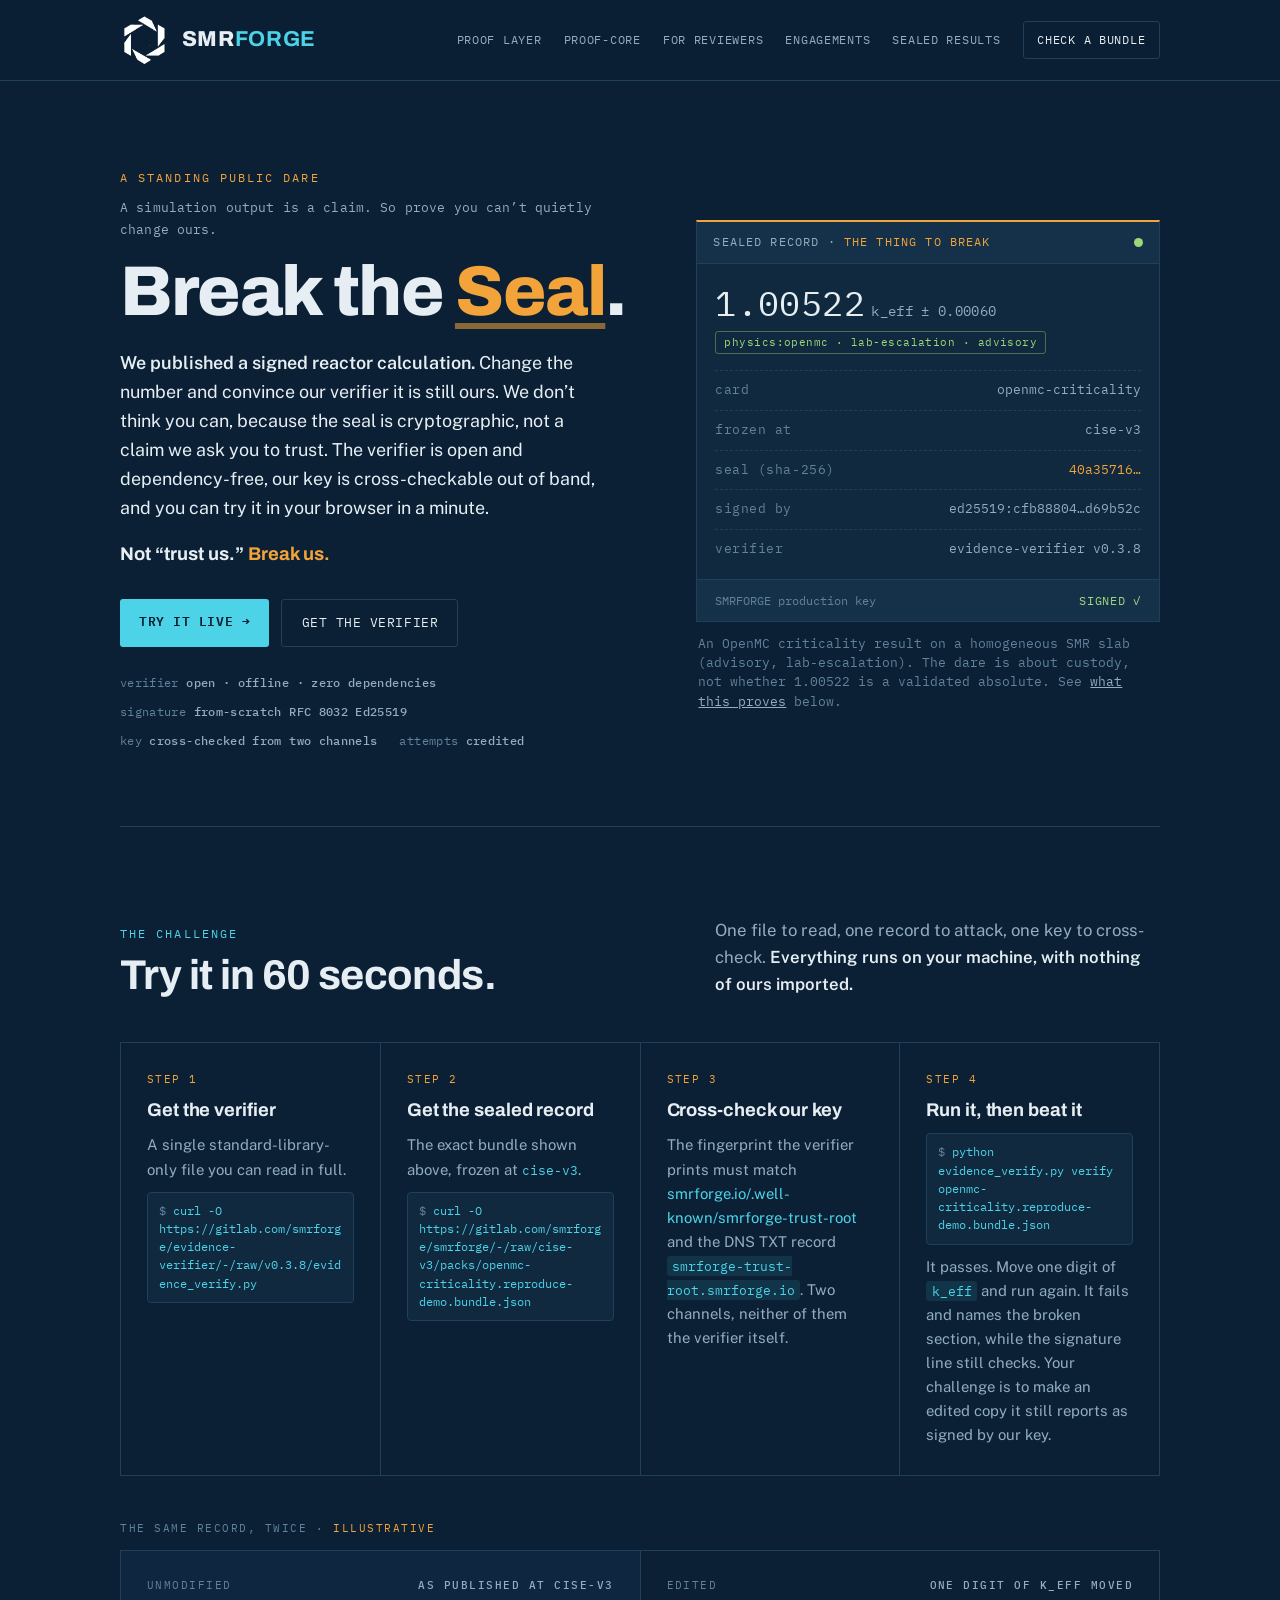
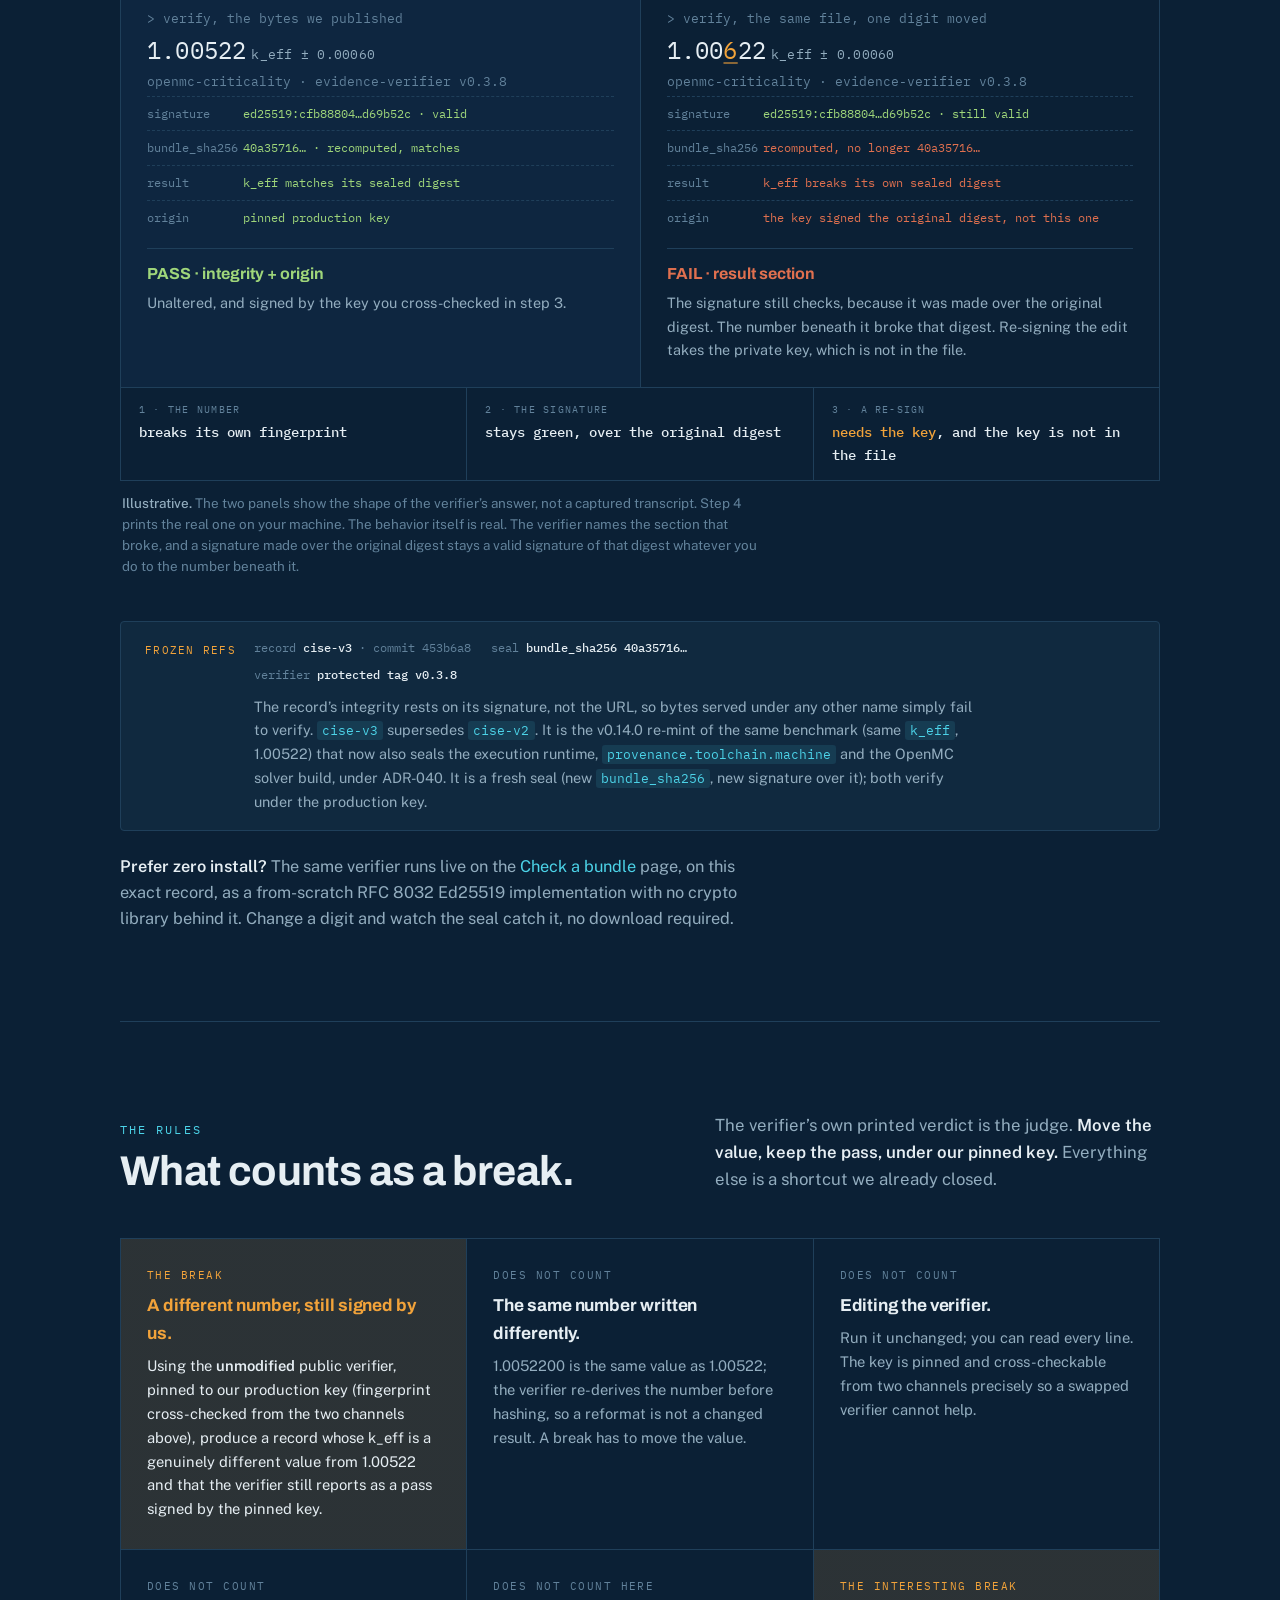
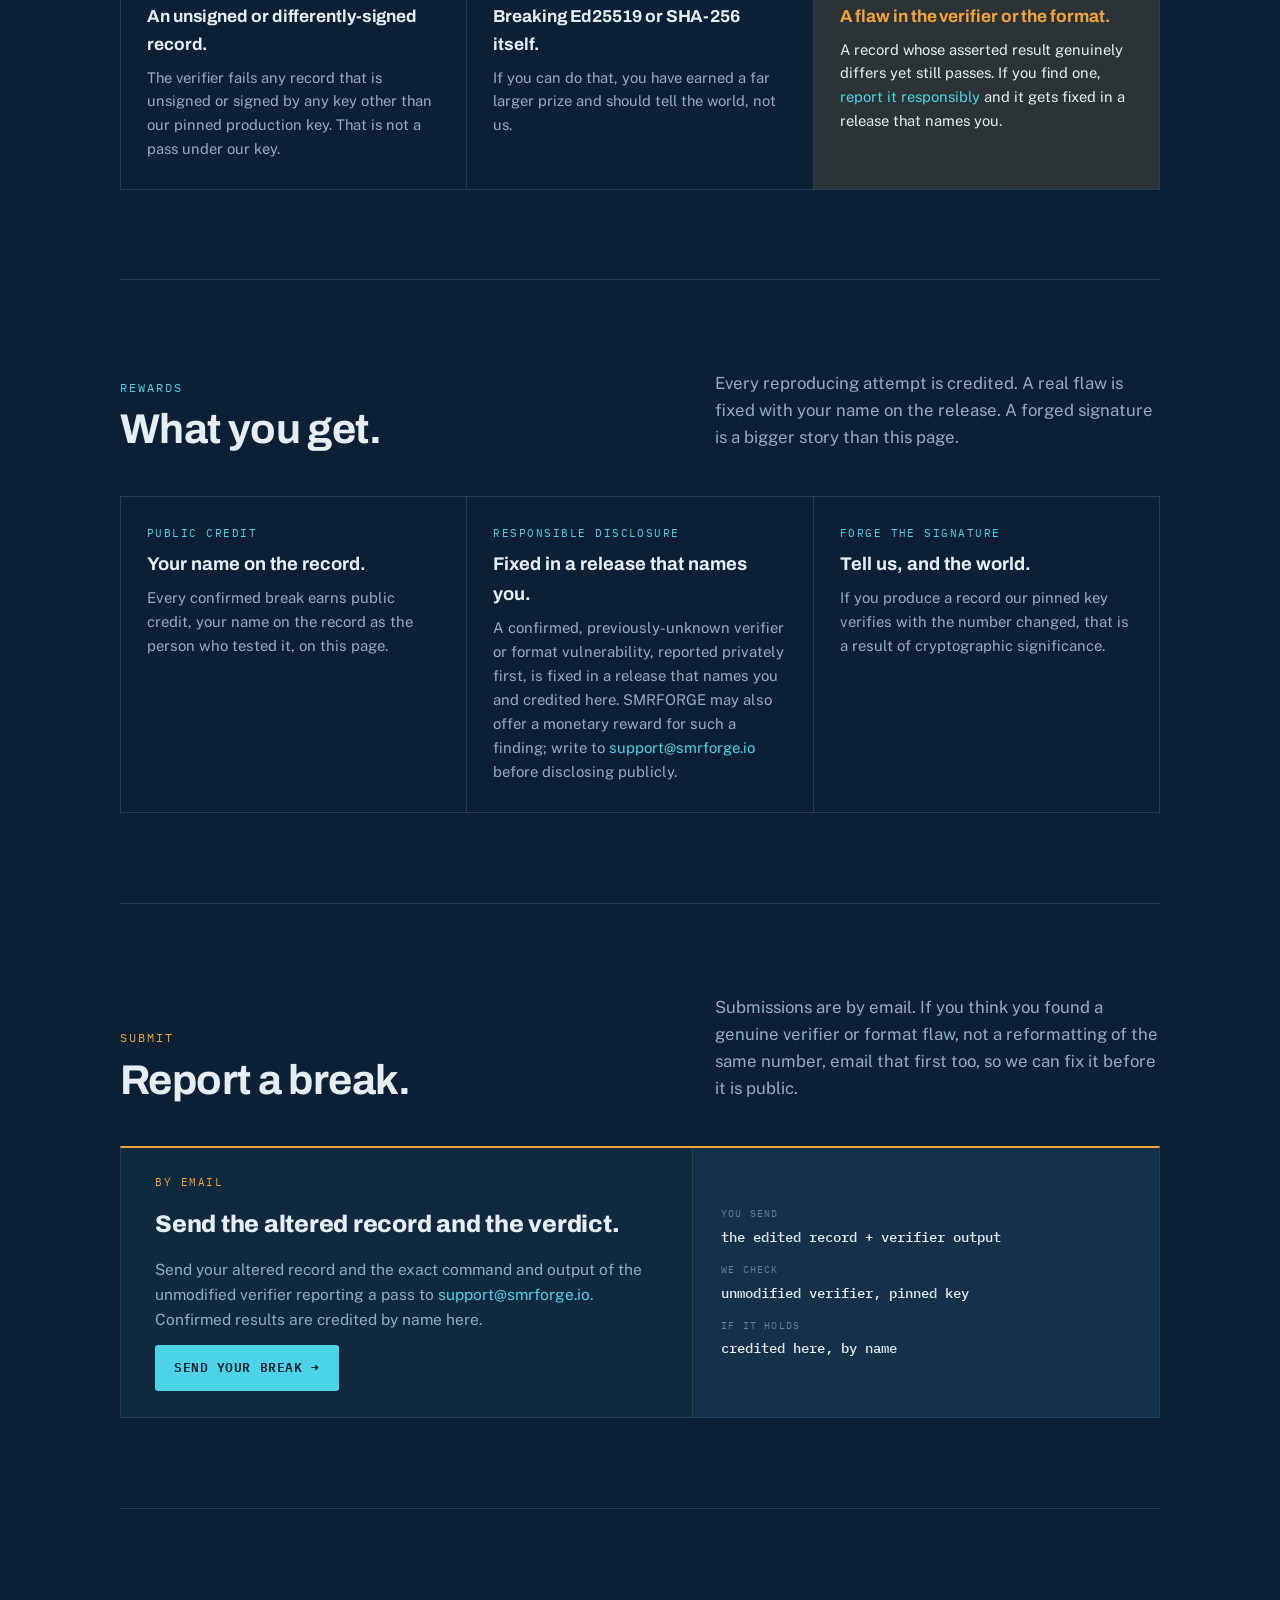
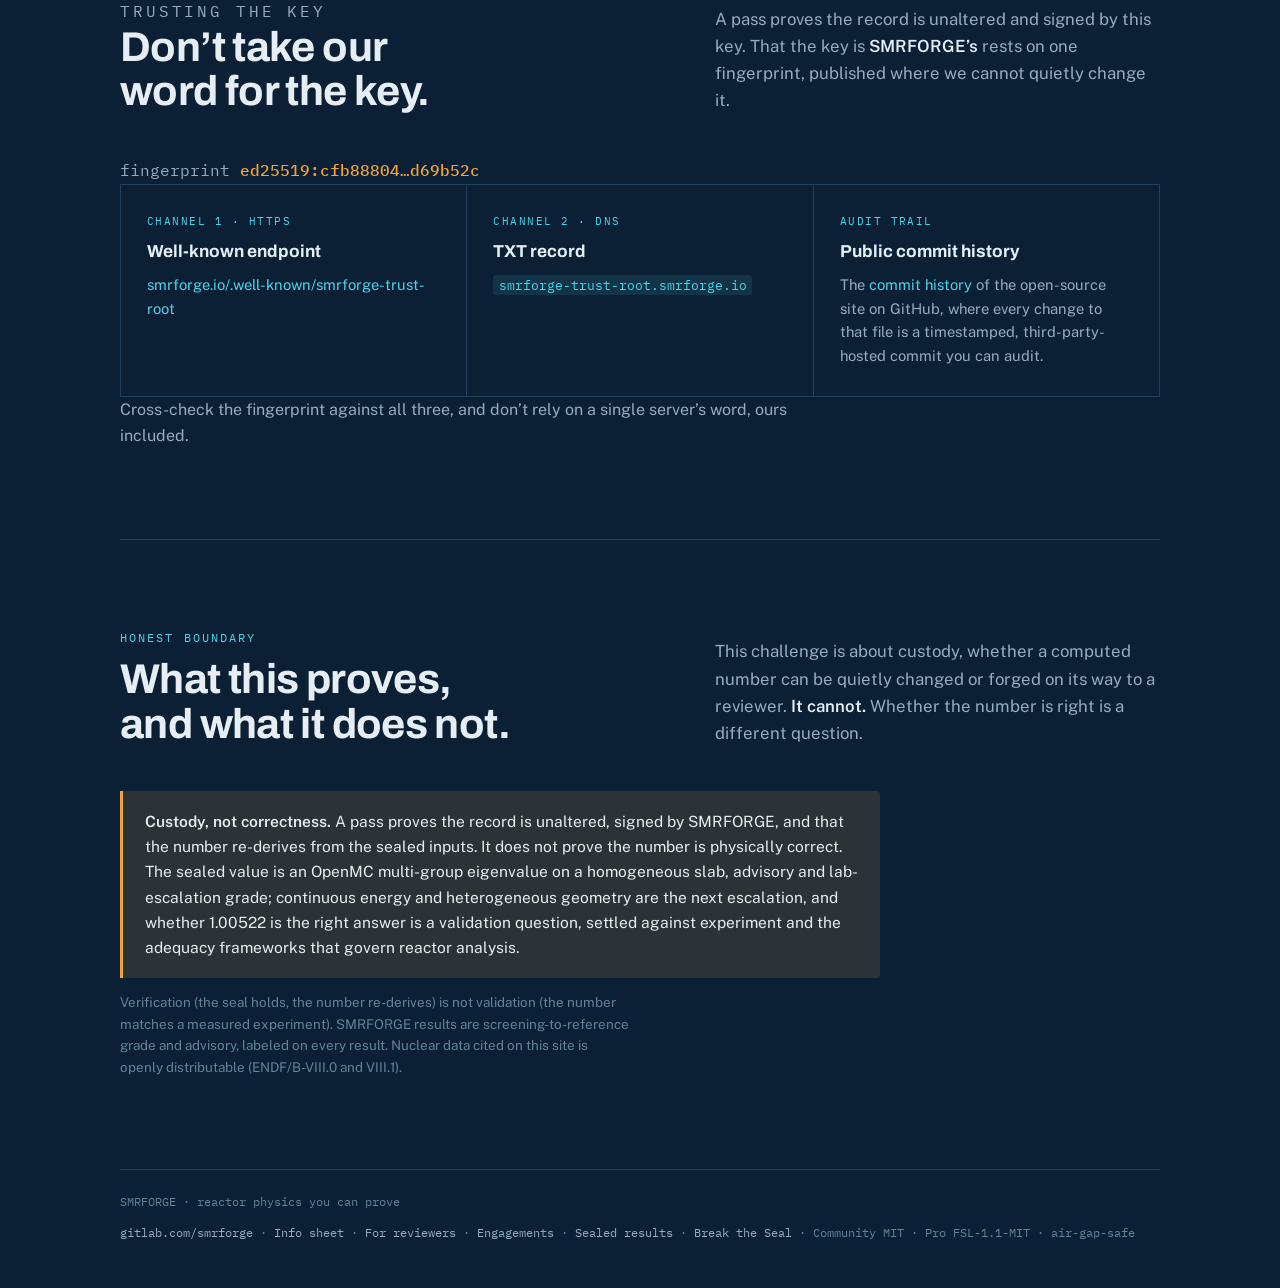
<file: break-the-seal.html>
<!DOCTYPE html>
<html lang="en">
<head>
  <meta charset="UTF-8">
  <meta name="viewport" content="width=device-width, initial-scale=1.0">
  <title>Break the Seal · SMRFORGE</title>
  <meta name="description" content="We published a signed reactor calculation. Change the number and convince our verifier it is still ours. We don't think you can, and that is the point. Open verifier, dependency-free, cross-checkable key.">
  <link rel="icon" href="images/smrforge_logo_white_transparent.png" type="image/png">
  <link rel="canonical" href="https://smrforge.io/break-the-seal.html">
  <meta property="og:title" content="Break the Seal · SMRFORGE">
  <meta property="og:description" content="Change a signed reactor calculation and convince our verifier it is still ours. We don't think you can. Try to break it.">
  <meta property="og:image" content="https://smrforge.io/images/smrforge_logo_white_transparent.png">
  <meta property="og:url" content="https://smrforge.io/break-the-seal.html">
  <meta property="og:type" content="website">
  <meta name="twitter:card" content="summary_large_image">
  <meta name="twitter:title" content="Break the Seal · SMRFORGE">
  <meta name="twitter:description" content="We published a signed reactor calculation. Alter the number and get it past our open verifier. We don't think you can. Prove us wrong.">
  <meta name="twitter:image" content="https://smrforge.io/images/smrforge_logo_white_transparent.png">
  <link rel="preload" as="image" href="images/smrforge_logo_white_transparent.png">
  <link rel="preconnect" href="https://fonts.googleapis.com">
  <link rel="preconnect" href="https://fonts.gstatic.com" crossorigin>
  <link rel="stylesheet" href="https://fonts.googleapis.com/css2?family=Archivo:wght@500;600;700;800&family=Public+Sans:wght@400;500;600;700&family=IBM+Plex+Mono:wght@400;500;600&display=swap">
<style>
  /* ---- SMRFORGE design system (homepage sets it; other pages follow) ----
       ground: prussian navy with a teal undertone · identity: glacier cyan (commands, links, kickers)
       signal: amber, the ONE warm accent, reserved for the thing that gets checked / the human decision.
       On this page that is the sealed record under attack and the one digit you move.
       verdicts: lichen = pass, clay = fail · hairline grids (1px --line) instead of card shadows
       type: Archivo display, Public Sans body, IBM Plex Mono for anything a machine wrote. */
  :root{
    --bg:#0b2035; --bg-2:#0e2640; --surface:#10293f; --surface-2:#143149;
    --line:#1f3f5a; --line-soft:#193449;
    --ink:#e6eef3; --muted:#93adbf; --faint:#62829b;
    --cyan:#4cd3e8; --cyan-2:#7ae3f2; --cyan-soft:rgba(76,211,232,.11);
    --amber:#f2a33a; --amber-soft:rgba(242,163,58,.14);
    --lichen:#9fd67a; --clay:#e0704f;
    --disp:"Archivo",system-ui,"Segoe UI",Helvetica,Arial,sans-serif;
    --body:"Public Sans",system-ui,"Segoe UI",Helvetica,Arial,sans-serif;
    --mono:"IBM Plex Mono",ui-monospace,"Cascadia Mono",Consolas,Menlo,monospace;
    --gutter:clamp(16px,4vw,40px);
  }
  *{box-sizing:border-box}
  html{scroll-behavior:smooth;scroll-padding-top:84px}
  body{margin:0;background:var(--bg);color:var(--ink);font-family:var(--body);line-height:1.62;
    -webkit-font-smoothing:antialiased;overflow-x:hidden}
  .wrap{max-width:1120px;margin:0 auto;padding:0 var(--gutter)}
  a{color:var(--ink)}
  :focus-visible{outline:2px solid var(--cyan);outline-offset:3px;border-radius:2px}
  .mono{font-family:var(--mono);font-variant-numeric:tabular-nums}
  .kicker{font-family:var(--mono);font-size:.72rem;letter-spacing:.18em;text-transform:uppercase;color:var(--cyan);margin:0 0 .6rem}
  .kicker.warm{color:var(--amber)}
  code,.code{font-family:var(--mono);font-size:.9em;color:var(--cyan)}
  code.kbd{background:var(--cyan-soft);padding:.08em .4em;border-radius:3px;overflow-wrap:anywhere}

  /* --- section rhythm --- */
  .sec{padding:clamp(56px,7vw,96px) 0;border-top:1px solid var(--line)}
  .sec-head{display:grid;grid-template-columns:minmax(0,1.1fr) minmax(0,.9fr);gap:clamp(20px,4vw,56px);align-items:end;margin-bottom:clamp(28px,4vw,44px)}
  @media(max-width:820px){.sec-head{grid-template-columns:1fr;gap:14px}}
  .sec h2{font-family:var(--disp);font-weight:700;font-size:clamp(1.75rem,3.6vw,2.6rem);line-height:1.08;letter-spacing:-.015em;margin:0;text-wrap:balance}
  .sec .lead{margin:0;color:var(--muted);font-size:1.05rem;max-width:56ch}
  .sec .lead b{color:var(--ink);font-weight:600}
  .sec .lead a{color:var(--cyan);text-decoration:none}
  .sec .lead a:hover{text-decoration:underline}
  .sec .lead code{font-size:.92em}
  .sub-h{font-family:var(--mono);font-size:.68rem;letter-spacing:.14em;text-transform:uppercase;color:var(--faint);margin:0 0 12px}
  .sub-h.gap{margin-top:clamp(28px,4vw,44px)}
  .sub-h em{font-style:normal;color:var(--amber)}

  /* --- hairline grid --- */
  .grid{display:grid;gap:1px;background:var(--line);border:1px solid var(--line)}
  .grid>*{background:var(--bg);padding:clamp(20px,2.6vw,28px) clamp(18px,2.4vw,26px);min-width:0}
  .grid.c3{grid-template-columns:repeat(3,minmax(0,1fr))}
  .grid.c2{grid-template-columns:repeat(2,minmax(0,1fr))}
  @media(max-width:720px){.grid.c3,.grid.c2{grid-template-columns:1fr}}
  .grid.c4{grid-template-columns:repeat(4,minmax(0,1fr))}
  @media(max-width:860px){.grid.c4{grid-template-columns:repeat(2,minmax(0,1fr))}}
  @media(max-width:480px){.grid.c4{grid-template-columns:1fr}}
  .cell .cmd{font-family:var(--mono);font-size:.78rem;color:var(--cyan);letter-spacing:.02em;word-break:break-word}
  .cell h3{font-family:var(--disp);font-weight:700;font-size:1.22rem;margin:.55rem 0 .45rem;letter-spacing:-.005em}
  .cell p{margin:0;color:var(--muted);font-size:.95rem}
  .cell p a{color:var(--cyan);text-decoration:none}
  .cell p a:hover{text-decoration:underline}

  /* --- buttons --- */
  .btn{display:inline-block;font-family:var(--mono);font-size:.84rem;letter-spacing:.04em;text-transform:uppercase;
    padding:.78rem 1.2rem;text-decoration:none;border-radius:3px;transition:background .14s,border-color .14s,color .14s}
  .btn.primary{background:var(--cyan);color:#06202f;font-weight:600}
  .btn.primary:hover{background:var(--cyan-2)}
  .btn.line{border:1px solid var(--line);color:var(--ink)}
  .btn.line:hover{border-color:var(--cyan);color:var(--cyan)}
  .btn.warm{border:1px solid rgba(242,163,58,.5);color:var(--amber)}
  .btn.warm:hover{border-color:var(--amber);background:var(--amber-soft)}
  .ctas{display:flex;gap:12px;flex-wrap:wrap;margin-top:1.8rem}

  /* --- header --- */
  header.site{position:sticky;top:0;z-index:10;background:rgba(11,32,53,.92);backdrop-filter:blur(8px);
    border-bottom:1px solid var(--line)}
  header.site .bar{display:flex;justify-content:space-between;align-items:center;gap:16px;
    max-width:1120px;margin:0 auto;padding:14px var(--gutter)}
  .brand{display:flex;align-items:center;gap:.65rem;font-family:var(--disp);font-weight:800;font-size:1.35rem;letter-spacing:.03em;text-decoration:none}
  .brand .wm{line-height:1;color:var(--ink)}
  .brand .logo{height:52px;width:auto;display:block}
  .brand b{color:var(--cyan)}
  nav.main{display:flex;gap:22px;align-items:center;font-family:var(--mono);font-size:.76rem;text-transform:uppercase;letter-spacing:.06em}
  nav.main a{color:var(--muted);text-decoration:none;white-space:nowrap}
  nav.main a:hover{color:var(--ink)}
  nav.main a[aria-current="page"]{color:var(--cyan)}
  nav.main .ghost{border:1px solid var(--line);padding:.5rem .85rem;color:var(--ink);border-radius:3px}
  nav.main .ghost:hover{border-color:var(--cyan);color:var(--cyan)}
  @media(max-width:900px){nav.main{gap:14px}nav.main a.sub{display:none}}
  @media(max-width:560px){nav.main a:not(.ghost){display:none}.brand .logo{height:44px}}

  /* --- hero --- */
  .hero{display:grid;grid-template-columns:minmax(0,1.05fr) minmax(0,.95fr);gap:clamp(30px,5vw,64px);
    align-items:center;padding:clamp(48px,7vw,88px) 0 clamp(36px,5vw,64px)}
  @media(max-width:900px){.hero{grid-template-columns:1fr;gap:38px}}
  .problem{font-family:var(--mono);font-size:.84rem;color:var(--muted);margin:0 0 1rem;letter-spacing:.01em}
  h1{font-family:var(--disp);font-weight:800;font-size:clamp(2.5rem,6.2vw,4.4rem);
    line-height:.98;letter-spacing:-.02em;margin:0;text-wrap:balance}
  h1 .u{color:var(--amber);text-decoration:underline;text-decoration-thickness:.08em;
    text-underline-offset:.12em;text-decoration-color:rgba(242,163,58,.55)}
  .desc{font-size:1.12rem;color:var(--ink);max-width:44ch;margin:1.4rem 0 0}
  .desc b{font-weight:600}
  .tagline{font-family:var(--disp);font-weight:700;font-size:1.15rem;margin:1.1rem 0 0;color:var(--ink)}
  .tagline .cx{color:var(--amber)}
  .facts{display:flex;gap:10px 22px;flex-wrap:wrap;margin-top:1.6rem;font-family:var(--mono);font-size:.74rem;color:var(--faint);letter-spacing:.03em}
  .facts span b{color:var(--muted);font-weight:500}

  /* --- the sealed record under attack: a ledger, amber-topped, hairlines only --- */
  .receipt{background:var(--surface);border:1px solid var(--line);border-top:2px solid var(--amber);
    font-family:var(--mono);min-width:0}
  .receipt .top{display:flex;justify-content:space-between;align-items:center;gap:10px;
    padding:11px 16px;border-bottom:1px solid var(--line);background:var(--surface-2)}
  .receipt .top .t{font-size:.72rem;letter-spacing:.1em;text-transform:uppercase;color:var(--muted)}
  .receipt .top .t em{font-style:normal;color:var(--amber)}
  .receipt .top .dot{width:9px;height:9px;border-radius:50%;background:var(--lichen);flex:none}
  .receipt .mid{padding:20px 18px 10px}
  .receipt .k{font-size:clamp(1.7rem,4vw,2.2rem);color:var(--ink);letter-spacing:.01em;font-variant-numeric:tabular-nums;line-height:1.1}
  .receipt .k small{color:var(--muted);font-size:.9rem;margin-left:.4rem}
  .receipt .tag{display:inline-block;margin-top:.55rem;font-size:.7rem;color:var(--lichen);
    border:1px solid rgba(159,214,122,.4);padding:.06rem .5rem;border-radius:3px;letter-spacing:.04em}
  .receipt .rows{margin-top:16px}
  .receipt .row{display:grid;grid-template-columns:auto minmax(0,1fr);column-gap:14px;
    padding:9px 0;border-top:1px dashed var(--line);font-size:.8rem}
  .receipt .row .l{color:var(--faint);letter-spacing:.04em}
  .receipt .row .v{color:var(--muted);text-align:right;overflow-wrap:anywhere}
  .receipt .row .v.ok{color:var(--amber)}
  .receipt .foot{border-top:1px solid var(--line);padding:11px 18px;display:flex;justify-content:space-between;gap:12px;
    font-size:.74rem;color:var(--faint);background:var(--surface-2)}
  .receipt .foot .pass{color:var(--lichen);letter-spacing:.06em}
  .cap{font-size:.8rem;color:var(--faint);margin:12px 2px 0;font-family:var(--mono);line-height:1.5}
  .cap a{color:var(--muted)}
  .cap a:hover{color:var(--cyan)}

  /* --- the challenge: numbered steps as grid cells --- */
  .step .sn{font-family:var(--mono);font-size:.66rem;letter-spacing:.14em;text-transform:uppercase;color:var(--amber)}
  .step h3{font-family:var(--disp);font-weight:700;font-size:1.15rem;margin:.5rem 0 .45rem;letter-spacing:-.005em}
  .step p{margin:0;color:var(--muted);font-size:.93rem}
  .step p.after{margin-top:10px}
  .step p a{color:var(--cyan);text-decoration:none}
  .step p a:hover{text-decoration:underline}
  .step .cmd{display:block;font-family:var(--mono);font-size:.76rem;color:var(--cyan);background:var(--surface);border:1px solid var(--line);
    border-radius:4px;padding:9px 11px;margin:10px 0 0;white-space:pre-wrap;overflow-wrap:anywhere;line-height:1.5}
  .step .cmd.first{margin-top:0}
  .step .cmd .p{color:var(--faint)}

  /* --- the same record, twice: unmodified passes, one moved digit fails --- */
  .vs{display:grid;grid-template-columns:repeat(2,minmax(0,1fr));gap:1px;background:var(--line);border:1px solid var(--line)}
  @media(max-width:720px){.vs{grid-template-columns:1fr}}
  .vs>div{background:var(--bg);padding:clamp(18px,2.4vw,26px);min-width:0}
  .vs>div.left{background:var(--bg-2)}
  .vs .vh{display:flex;justify-content:space-between;gap:6px 10px;flex-wrap:wrap;font-family:var(--mono);font-size:.66rem;letter-spacing:.14em;text-transform:uppercase;color:var(--faint)}
  .vs .vh b{font-weight:500;color:var(--muted)}
  .vs .said{font-family:var(--mono);font-size:.82rem;color:var(--muted);margin:14px 0 2px;line-height:1.7}
  .vs .said .q{color:var(--faint);overflow-wrap:anywhere}
  .vs .said .k{color:var(--ink);font-size:1.5rem;display:block;letter-spacing:.01em;font-variant-numeric:tabular-nums}
  .vs .said .k small{color:var(--muted);font-size:.8rem;margin-left:.3rem}
  .vs .said .k .hit{color:var(--amber);text-decoration:underline;text-decoration-thickness:.08em;
    text-underline-offset:.14em;text-decoration-color:rgba(242,163,58,.55)}
  .vs .vr{display:grid;grid-template-columns:minmax(0,12ch) minmax(0,1fr);gap:12px;font-family:var(--mono);font-size:.76rem;
    padding:7px 0;border-top:1px dashed var(--line)}
  .vs .vr .l{color:var(--faint)}
  .vs .vr .v{color:var(--muted);overflow-wrap:anywhere}
  .vs .vr .v.no{color:var(--clay)}
  .vs .vr .v.ok{color:var(--lichen)}
  .vs .verdict{margin-top:14px;padding-top:12px;border-top:1px solid var(--line);font-family:var(--disp);font-weight:700;font-size:1rem}
  .vs .verdict.no{color:var(--clay)}
  .vs .verdict.yes{color:var(--lichen)}
  .vs .verdict span{display:block;margin-top:4px;color:var(--muted);font-family:var(--body);font-weight:400;font-size:.9rem}
  .why{display:grid;grid-template-columns:repeat(3,minmax(0,1fr));gap:1px;background:var(--line);border:1px solid var(--line);border-top:0}
  @media(max-width:720px){.why{grid-template-columns:1fr}}
  .why>div{background:var(--bg);padding:14px 18px;display:flex;flex-direction:column;gap:2px;min-width:0}
  .why .s{font-family:var(--mono);font-size:.64rem;letter-spacing:.12em;text-transform:uppercase;color:var(--faint)}
  .why b{font-family:var(--mono);color:var(--ink);font-size:.88rem;font-weight:500}
  .why b .w{color:var(--amber)}
  .vs-cap{font-size:.84rem;color:var(--faint);margin:12px 2px 0;max-width:80ch;line-height:1.55}
  .vs-cap b{color:var(--muted);font-weight:500}

  /* --- frozen references + zero-install note --- */
  .frozen{margin:clamp(28px,4vw,44px) 0 0;padding:16px clamp(18px,2.4vw,24px);border:1px solid var(--line);background:var(--surface);border-radius:4px;
    display:grid;grid-template-columns:auto minmax(0,1fr);gap:18px;align-items:start}
  @media(max-width:720px){.frozen{grid-template-columns:1fr;gap:8px}}
  .frozen .fk{font-family:var(--mono);font-size:.66rem;letter-spacing:.12em;text-transform:uppercase;color:var(--amber);padding-top:4px}
  .frozen p{margin:0;color:var(--muted);font-size:.9rem;max-width:80ch}
  .frozen p b{color:var(--ink);font-weight:600}
  .frozen .refs{display:flex;gap:8px 20px;flex-wrap:wrap;margin:0 0 10px;font-family:var(--mono);font-size:.76rem;color:var(--faint)}
  .frozen .refs b{color:var(--ink);font-weight:500}
  .zero{margin:22px 0 0;color:var(--muted);font-size:1.02rem;max-width:62ch}
  .zero a{color:var(--cyan);text-decoration:none}
  .zero a:hover{text-decoration:underline}
  .zero b{color:var(--ink);font-weight:600}

  /* --- rules --- */
  .rule .rn{font-family:var(--mono);font-size:.66rem;letter-spacing:.14em;text-transform:uppercase;color:var(--faint)}
  .rule h3{font-family:var(--disp);font-weight:700;font-size:1.08rem;margin:.5rem 0 .4rem;letter-spacing:-.005em}
  .rule p{margin:0;color:var(--muted);font-size:.92rem}
  .rule p a{color:var(--cyan);text-decoration:none}
  .rule p a:hover{text-decoration:underline}
  .rule p b{color:var(--ink);font-weight:600}
  .rule.counts{background:linear-gradient(var(--amber-soft),var(--amber-soft)) var(--bg)}
  .rule.counts .rn,.rule.counts h3{color:var(--amber)}
  .rule.counts p{color:var(--ink)}

  /* --- rewards --- */
  .reward .rk{font-family:var(--mono);font-size:.66rem;letter-spacing:.14em;text-transform:uppercase;color:var(--cyan)}
  .reward h3{font-family:var(--disp);font-weight:700;font-size:1.15rem;margin:.5rem 0 .4rem}
  .reward p{margin:0;color:var(--muted);font-size:.93rem}
  .reward p a{color:var(--cyan);text-decoration:none}
  .reward p a:hover{text-decoration:underline}

  /* --- submit --- */
  .submit{display:grid;grid-template-columns:minmax(0,1.1fr) minmax(0,.9fr);gap:0;border:1px solid var(--line);border-top:2px solid var(--amber);background:var(--surface)}
  @media(max-width:820px){.submit{grid-template-columns:1fr}}
  .submit .sm{padding:26px clamp(20px,3vw,34px);display:flex;flex-direction:column;gap:.8rem;align-items:flex-start}
  .submit .sm .en{font-family:var(--mono);font-size:.68rem;letter-spacing:.14em;text-transform:uppercase;color:var(--amber)}
  .submit .sm h3{font-family:var(--disp);font-weight:800;font-size:1.5rem;margin:0;letter-spacing:-.01em}
  .submit .sm p{margin:0;color:var(--muted);font-size:.97rem;max-width:58ch}
  .submit .sm p a{color:var(--cyan);text-decoration:none;overflow-wrap:anywhere}
  .submit .sf{border-left:1px solid var(--line);background:var(--surface-2);padding:22px clamp(18px,2.4vw,28px);display:flex;flex-direction:column;justify-content:center;gap:14px}
  @media(max-width:820px){.submit .sf{border-left:0;border-top:1px solid var(--line)}}
  .submit .fs{display:flex;flex-direction:column;gap:2px}
  .submit .fs .s{font-family:var(--mono);font-size:.64rem;letter-spacing:.12em;text-transform:uppercase;color:var(--faint)}
  .submit .fs b{font-family:var(--mono);color:var(--ink);font-size:.9rem;font-weight:500}

  /* --- trust + boundary --- */
  .trust p{margin:0;color:var(--muted);max-width:70ch;font-size:1rem}
  .trust p a{color:var(--cyan);text-decoration:none}
  .trust p a:hover{text-decoration:underline}
  .chan .ck{font-family:var(--mono);font-size:.66rem;letter-spacing:.14em;text-transform:uppercase;color:var(--cyan)}
  .chan h3{font-family:var(--disp);font-weight:700;font-size:1.08rem;margin:.5rem 0 .4rem}
  .chan p{margin:0;color:var(--muted);font-size:.92rem;overflow-wrap:anywhere}
  .chan p a{color:var(--cyan);text-decoration:none}
  .chan p a:hover{text-decoration:underline}
  .fp{margin:0 0 18px;font-family:var(--mono);font-size:.8rem;color:var(--faint);overflow-wrap:anywhere}
  .fp b{color:var(--amber);font-weight:500}
  .note{margin:0;padding:18px 22px;border-left:3px solid var(--amber);background:var(--amber-soft);
    color:var(--ink);font-size:.97rem;max-width:76ch;border-radius:0 4px 4px 0}
  .note b{font-weight:600}
  .fine{font-size:.84rem;color:var(--faint);margin:14px 0 0;max-width:64ch}

  /* --- footer --- */
  footer{border-top:1px solid var(--line);padding:22px 0 46px;display:flex;justify-content:space-between;
    flex-wrap:wrap;gap:12px;font-family:var(--mono);font-size:.74rem;color:var(--faint)}
  footer a{color:var(--muted);text-decoration:none}
  footer a:hover{color:var(--cyan)}

  /* --- motion: this page has none to speak of; honor the preference anyway --- */
  @media(prefers-reduced-motion:reduce){html{scroll-behavior:auto}.btn{transition:none}}

</style>
</head>
<body>
<header class="site">
  <div class="bar">
    <a class="brand" href="/" aria-label="SMRFORGE home"><img class="logo" src="images/smrforge-mark-white.png" alt="SMRFORGE mark"><span class="wm">SMR<b>FORGE</b></span></a>
    <nav class="main" aria-label="Primary">
      <a href="proof-layer.html">Proof Layer</a><a href="https://proof-core.com">proof-core</a><a href="for-reviewers.html">For reviewers</a><a href="engagements.html">Engagements</a><a href="sealed-results.html">Sealed results</a>
      <a class="ghost" href="check.html">Check a bundle</a>
    </nav>
  </div>
</header>

<div class="wrap">
  <section class="hero">
    <div>
      <p class="kicker warm">A standing public dare</p>
      <p class="problem">A simulation output is a claim. So prove you can&rsquo;t quietly change ours.</p>
      <h1>Break the <span class="u">Seal</span>.</h1>
      <p class="desc"><b>We published a signed reactor calculation.</b> Change the number and convince our
        verifier it is still ours. We don&rsquo;t think you can, because the seal is cryptographic, not a claim we
        ask you to trust. The verifier is open and dependency-free, our key is cross-checkable out of band,
        and you can try it in your browser in a minute.</p>
      <p class="tagline">Not &ldquo;trust us.&rdquo; <span class="cx">Break us.</span></p>
      <div class="ctas">
        <a class="btn primary" href="check.html">Try it live &rarr;</a>
        <a class="btn line" href="https://gitlab.com/smrforge/evidence-verifier" rel="noopener">Get the verifier</a>
      </div>
      <p class="facts">
        <span>verifier <b>open &middot; offline &middot; zero dependencies</b></span>
        <span>signature <b>from-scratch RFC 8032 Ed25519</b></span>
        <span>key <b>cross-checked from two channels</b></span>
        <span>attempts <b>credited</b></span>
      </p>
    </div>
    <div>
      <div class="receipt" role="img" aria-label="The sealed record under attack: an OpenMC criticality result, k_eff 1.00522, signed by SMRFORGE's production key, seal 40a35716.">
        <div class="top"><span class="t">Sealed record &middot; <em>the thing to break</em></span><span class="dot" aria-hidden="true"></span></div>
        <div class="mid">
          <div class="k">1.00522<small>k_eff &plusmn; 0.00060</small></div>
          <span class="tag">physics:openmc &middot; lab-escalation &middot; advisory</span>
          <div class="rows">
            <div class="row"><span class="l">card</span><span class="v">openmc-criticality</span></div>
            <div class="row"><span class="l">frozen at</span><span class="v">cise-v3</span></div>
            <div class="row"><span class="l">seal (sha-256)</span><span class="v ok">40a35716&hellip;</span></div>
            <div class="row"><span class="l">signed by</span><span class="v">ed25519:cfb88804&hellip;d69b52c</span></div>
            <div class="row"><span class="l">verifier</span><span class="v">evidence-verifier v0.3.8</span></div>
          </div>
        </div>
        <div class="foot"><span>SMRFORGE production key</span><span class="pass">SIGNED &#10003;</span></div>
      </div>
      <p class="cap">An OpenMC criticality result on a homogeneous SMR slab (advisory, lab-escalation). The dare
        is about custody, not whether 1.00522 is a validated absolute. See <a href="#boundary">what this
        proves</a> below.</p>
    </div>
  </section>
</div>

<div class="wrap" id="challenge">
  <section class="sec">
    <div class="sec-head">
      <div>
        <p class="kicker">The challenge</p>
        <h2>Try it in 60 seconds.</h2>
      </div>
      <p class="lead">One file to read, one record to attack, one key to cross-check. <b>Everything runs on your
        machine, with nothing of ours imported.</b></p>
    </div>
    <div class="grid c4">
      <div class="step">
        <div class="sn">Step 1</div>
        <h3>Get the verifier</h3>
        <p>A single standard-library-only file you can read in full.</p>
        <span class="cmd"><span class="p">$</span> curl -O https://gitlab.com/smrforge/evidence-verifier/-/raw/v0.3.8/evidence_verify.py</span>
      </div>
      <div class="step">
        <div class="sn">Step 2</div>
        <h3>Get the sealed record</h3>
        <p>The exact bundle shown above, frozen at <code>cise-v3</code>.</p>
        <span class="cmd"><span class="p">$</span> curl -O https://gitlab.com/smrforge/smrforge/-/raw/cise-v3/packs/openmc-criticality.reproduce-demo.bundle.json</span>
      </div>
      <div class="step">
        <div class="sn">Step 3</div>
        <h3>Cross-check our key</h3>
        <p>The fingerprint the verifier prints must match
          <a href="/.well-known/smrforge-trust-root">smrforge.io/.well-known/smrforge-trust-root</a> and the DNS
          TXT record <code class="kbd">smrforge-trust-root.smrforge.io</code>. Two channels, neither of them the
          verifier itself.</p>
      </div>
      <div class="step">
        <div class="sn">Step 4</div>
        <h3>Run it, then beat it</h3>
        <span class="cmd first"><span class="p">$</span> python evidence_verify.py verify openmc-criticality.reproduce-demo.bundle.json</span>
        <p class="after">It passes. Move one digit of <code class="kbd">k_eff</code> and run again. It fails and names
          the broken section, while the signature line still checks. Your challenge is to make an edited copy it
          still reports as signed by our key.</p>
      </div>
    </div>

    <p class="sub-h gap">The same record, twice &middot; <em>illustrative</em></p>
    <div class="vs" aria-label="The same sealed record verified twice. Unmodified, the verifier passes it on integrity and origin. With one digit of k_eff moved, the signature still checks but the result section no longer matches its sealed digest, so the verifier fails it and names the result section.">
      <div class="left">
        <div class="vh"><span>Unmodified</span><b>as published at cise-v3</b></div>
        <div class="said">
          <span class="q">&gt; verify, the bytes we published</span><br>
          <span class="k">1.00522<small>k_eff &plusmn; 0.00060</small></span>
          <span class="q">openmc-criticality &middot; evidence-verifier v0.3.8</span>
        </div>
        <div class="vr"><span class="l">signature</span><span class="v ok">ed25519:cfb88804&hellip;d69b52c &middot; valid</span></div>
        <div class="vr"><span class="l">bundle_sha256</span><span class="v ok">40a35716&hellip; &middot; recomputed, matches</span></div>
        <div class="vr"><span class="l">result</span><span class="v ok">k_eff matches its sealed digest</span></div>
        <div class="vr"><span class="l">origin</span><span class="v ok">pinned production key</span></div>
        <div class="verdict yes">PASS &middot; integrity + origin <span>Unaltered, and signed by the key you cross-checked in step 3.</span></div>
      </div>
      <div>
        <div class="vh"><span>Edited</span><b>one digit of k_eff moved</b></div>
        <div class="said">
          <span class="q">&gt; verify, the same file, one digit moved</span><br>
          <span class="k">1.00<span class="hit">6</span>22<small>k_eff &plusmn; 0.00060</small></span>
          <span class="q">openmc-criticality &middot; evidence-verifier v0.3.8</span>
        </div>
        <div class="vr"><span class="l">signature</span><span class="v ok">ed25519:cfb88804&hellip;d69b52c &middot; still valid</span></div>
        <div class="vr"><span class="l">bundle_sha256</span><span class="v no">recomputed, no longer 40a35716&hellip;</span></div>
        <div class="vr"><span class="l">result</span><span class="v no">k_eff breaks its own sealed digest</span></div>
        <div class="vr"><span class="l">origin</span><span class="v no">the key signed the original digest, not this one</span></div>
        <div class="verdict no">FAIL &middot; result section <span>The signature still checks, because it was made over the
          original digest. The number beneath it broke that digest. Re-signing the edit takes the private key, which
          is not in the file.</span></div>
      </div>
    </div>
    <div class="why" aria-hidden="true">
      <div><span class="s">1 &middot; the number</span><b>breaks its own fingerprint</b></div>
      <div><span class="s">2 &middot; the signature</span><b>stays green, over the original digest</b></div>
      <div><span class="s">3 &middot; a re-sign</span><b><span class="w">needs the key</span>, and the key is not in the file</b></div>
    </div>
    <p class="vs-cap"><b>Illustrative.</b> The two panels show the shape of the verifier&rsquo;s answer, not a captured
      transcript. Step 4 prints the real one on your machine. The behavior itself is real. The verifier names the
      section that broke, and a signature made over the original digest stays a valid signature of that digest
      whatever you do to the number beneath it.</p>

    <div class="frozen">
      <div class="fk">Frozen refs</div>
      <div>
        <p class="refs">
          <span>record <b>cise-v3</b> &middot; commit 453b6a8</span>
          <span>seal <b>bundle_sha256 40a35716&hellip;</b></span>
          <span>verifier <b>protected tag v0.3.8</b></span>
        </p>
        <p>The record&rsquo;s integrity rests on its signature, not the URL, so bytes served under any other name
          simply fail to verify. <code class="kbd">cise-v3</code> supersedes <code class="kbd">cise-v2</code>. It is
          the v0.14.0 re-mint of the same benchmark (same <code class="kbd">k_eff</code>, 1.00522) that now also seals
          the execution runtime, <code class="kbd">provenance.toolchain.machine</code> and the OpenMC solver build,
          under ADR-040. It is a fresh seal (new <code class="kbd">bundle_sha256</code>, new signature over it);
          both verify under the production key.</p>
      </div>
    </div>

    <p class="zero"><b>Prefer zero install?</b> The same verifier runs live on the
      <a href="check.html">Check a bundle</a> page, on this exact record, as a from-scratch RFC&nbsp;8032 Ed25519
      implementation with no crypto library behind it. Change a digit and watch the seal catch it, no download
      required.</p>
  </section>
</div>

<div class="wrap" id="rules">
  <section class="sec">
    <div class="sec-head">
      <div>
        <p class="kicker">The rules</p>
        <h2>What counts as a break.</h2>
      </div>
      <p class="lead">The verifier&rsquo;s own printed verdict is the judge. <b>Move the value, keep the pass,
        under our pinned key.</b> Everything else is a shortcut we already closed.</p>
    </div>
    <div class="grid c3">
      <div class="rule counts">
        <div class="rn">The break</div>
        <h3>A different number, still signed by us.</h3>
        <p>Using the <b>unmodified</b> public verifier, pinned to our production key (fingerprint cross-checked
          from the two channels above), produce a record whose k_eff is a genuinely different value from
          1.00522 and that the verifier still reports as a pass signed by the pinned key.</p>
      </div>
      <div class="rule">
        <div class="rn">Does not count</div>
        <h3>The same number written differently.</h3>
        <p>1.0052200 is the same value as 1.00522; the verifier re-derives the number before hashing, so a
          reformat is not a changed result. A break has to move the value.</p>
      </div>
      <div class="rule">
        <div class="rn">Does not count</div>
        <h3>Editing the verifier.</h3>
        <p>Run it unchanged; you can read every line. The key is pinned and cross-checkable from two channels
          precisely so a swapped verifier cannot help.</p>
      </div>
      <div class="rule">
        <div class="rn">Does not count</div>
        <h3>An unsigned or differently-signed record.</h3>
        <p>The verifier fails any record that is unsigned or signed by any key other than our pinned production
          key. That is not a pass under our key.</p>
      </div>
      <div class="rule">
        <div class="rn">Does not count here</div>
        <h3>Breaking Ed25519 or SHA-256 itself.</h3>
        <p>If you can do that, you have earned a far larger prize and should tell the world, not us.</p>
      </div>
      <div class="rule counts">
        <div class="rn">The interesting break</div>
        <h3>A flaw in the verifier or the format.</h3>
        <p>A record whose asserted result genuinely differs yet still passes. If you find one,
          <a href="#submit">report it responsibly</a> and it gets fixed in a release that names you.</p>
      </div>
    </div>
  </section>
</div>

<div class="wrap" id="rewards">
  <section class="sec">
    <div class="sec-head">
      <div>
        <p class="kicker">Rewards</p>
        <h2>What you get.</h2>
      </div>
      <p class="lead">Every reproducing attempt is credited. A real flaw is fixed with your name on the release.
        A forged signature is a bigger story than this page.</p>
    </div>
    <div class="grid c3">
      <div class="reward">
        <div class="rk">Public credit</div>
        <h3>Your name on the record.</h3>
        <p>Every confirmed break earns public credit, your name on the record as the person who tested it, on
          this page.</p>
      </div>
      <div class="reward">
        <div class="rk">Responsible disclosure</div>
        <h3>Fixed in a release that names you.</h3>
        <p>A confirmed, previously-unknown verifier or format vulnerability, reported privately first, is fixed
          in a release that names you and credited here. SMRFORGE may also offer a monetary reward for such a
          finding; write to <a href="mailto:support@smrforge.io?subject=Break%20the%20Seal%20disclosure">support@smrforge.io</a>
          before disclosing publicly.</p>
      </div>
      <div class="reward">
        <div class="rk">Forge the signature</div>
        <h3>Tell us, and the world.</h3>
        <p>If you produce a record our pinned key verifies with the number changed, that is a result of
          cryptographic significance.</p>
      </div>
    </div>
  </section>
</div>

<div class="wrap" id="submit">
  <section class="sec">
    <div class="sec-head">
      <div>
        <p class="kicker warm">Submit</p>
        <h2>Report a break.</h2>
      </div>
      <p class="lead">Submissions are by email. If you think you found a genuine verifier or format flaw, not a
        reformatting of the same number, email that first too, so we can fix it before it is public.</p>
    </div>
    <div class="submit">
      <div class="sm">
        <div class="en">By email</div>
        <h3>Send the altered record and the verdict.</h3>
        <p>Send your altered record and the exact command and output of the unmodified verifier reporting a
          pass to <a href="mailto:support@smrforge.io?subject=Break%20the%20Seal%20submission">support@smrforge.io</a>.
          Confirmed results are credited by name here.</p>
        <a class="btn primary" href="mailto:support@smrforge.io?subject=Break%20the%20Seal%20submission">Send your break &rarr;</a>
      </div>
      <div class="sf">
        <div class="fs"><span class="s">You send</span><b>the edited record + verifier output</b></div>
        <div class="fs"><span class="s">We check</span><b>unmodified verifier, pinned key</b></div>
        <div class="fs"><span class="s">If it holds</span><b>credited here, by name</b></div>
      </div>
    </div>
  </section>
</div>

<div class="wrap" id="trust">
  <section class="sec trust">
    <div class="sec-head">
      <div>
        <p class="kicker">Trusting the key</p>
        <h2>Don&rsquo;t take our word for the key.</h2>
      </div>
      <p class="lead">A pass proves the record is unaltered and signed by this key. That the key is
        <b>SMRFORGE&rsquo;s</b> rests on one fingerprint, published where we cannot quietly change it.</p>
    </div>
    <p class="fp">fingerprint <b>ed25519:cfb88804&hellip;d69b52c</b></p>
    <div class="grid c3">
      <div class="chan">
        <div class="ck">Channel 1 &middot; HTTPS</div>
        <h3>Well-known endpoint</h3>
        <p><a href="/.well-known/smrforge-trust-root">smrforge.io/.well-known/smrforge-trust-root</a></p>
      </div>
      <div class="chan">
        <div class="ck">Channel 2 &middot; DNS</div>
        <h3>TXT record</h3>
        <p><code class="kbd">smrforge-trust-root.smrforge.io</code></p>
      </div>
      <div class="chan">
        <div class="ck">Audit trail</div>
        <h3>Public commit history</h3>
        <p>The <a href="https://github.com/SMRFORGE/website/commits/main/.well-known/smrforge-trust-root" rel="noopener">commit
          history</a> of the open-source site on GitHub, where every change to that file is a timestamped,
          third-party-hosted commit you can audit.</p>
      </div>
    </div>
    <p class="fine">Cross-check the fingerprint against all three, and don&rsquo;t rely on a single server&rsquo;s
      word, ours included.</p>
  </section>
</div>

<div class="wrap" id="boundary">
  <section class="sec">
    <div class="sec-head">
      <div>
        <p class="kicker">Honest boundary</p>
        <h2>What this proves, and what it does not.</h2>
      </div>
      <p class="lead">This challenge is about custody, whether a computed number can be quietly changed or
        forged on its way to a reviewer. <b>It cannot.</b> Whether the number is right is a different question.</p>
    </div>
    <div class="note"><b>Custody, not correctness.</b> A pass proves the record is unaltered, signed by SMRFORGE,
      and that the number re-derives from the sealed inputs. It does not prove the number is physically correct.
      The sealed value is an OpenMC multi-group eigenvalue on a homogeneous slab, advisory and lab-escalation
      grade; continuous energy and heterogeneous geometry are the next escalation, and whether 1.00522 is the
      right answer is a validation question, settled against experiment and the adequacy frameworks that govern
      reactor analysis.</div>
    <p class="fine">Verification (the seal holds, the number re-derives) is not validation (the number matches
      a measured experiment). SMRFORGE results are screening-to-reference grade and advisory, labeled on every
      result. Nuclear data cited on this site is openly distributable (ENDF/B-VIII.0 and VIII.1).</p>
  </section>
</div>


<div class="wrap">
  <footer>
    <span>SMRFORGE &middot; reactor physics you can prove</span>
    <span><a href="https://gitlab.com/smrforge">gitlab.com/smrforge</a> &middot; <a href="info-sheet.html">Info sheet</a> &middot; <a href="for-reviewers.html">For reviewers</a> &middot; <a href="engagements.html">Engagements</a> &middot; <a href="sealed-results.html">Sealed results</a> &middot; <a href="break-the-seal.html">Break the Seal</a> &middot; Community MIT &middot; Pro FSL-1.1-MIT &middot; air-gap-safe</span>
  </footer>
</div>
</body>
</html>
</file>
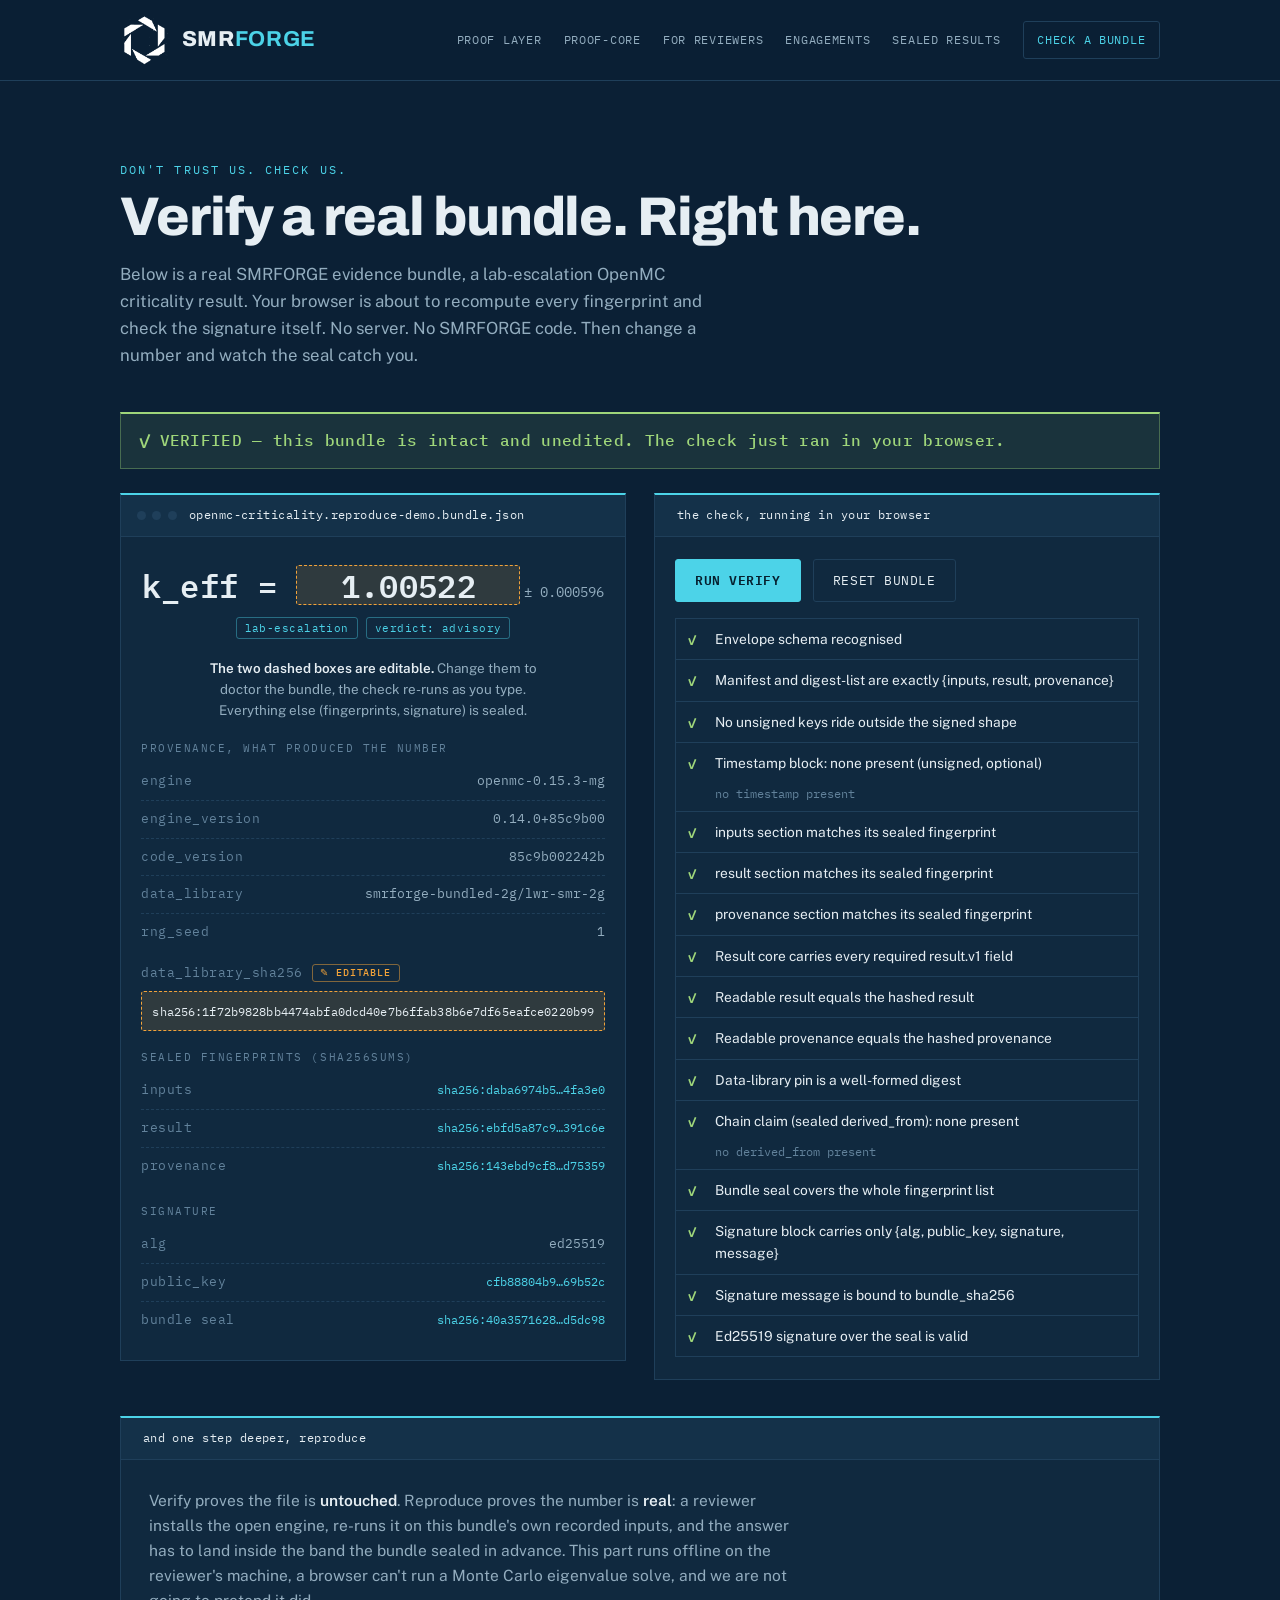
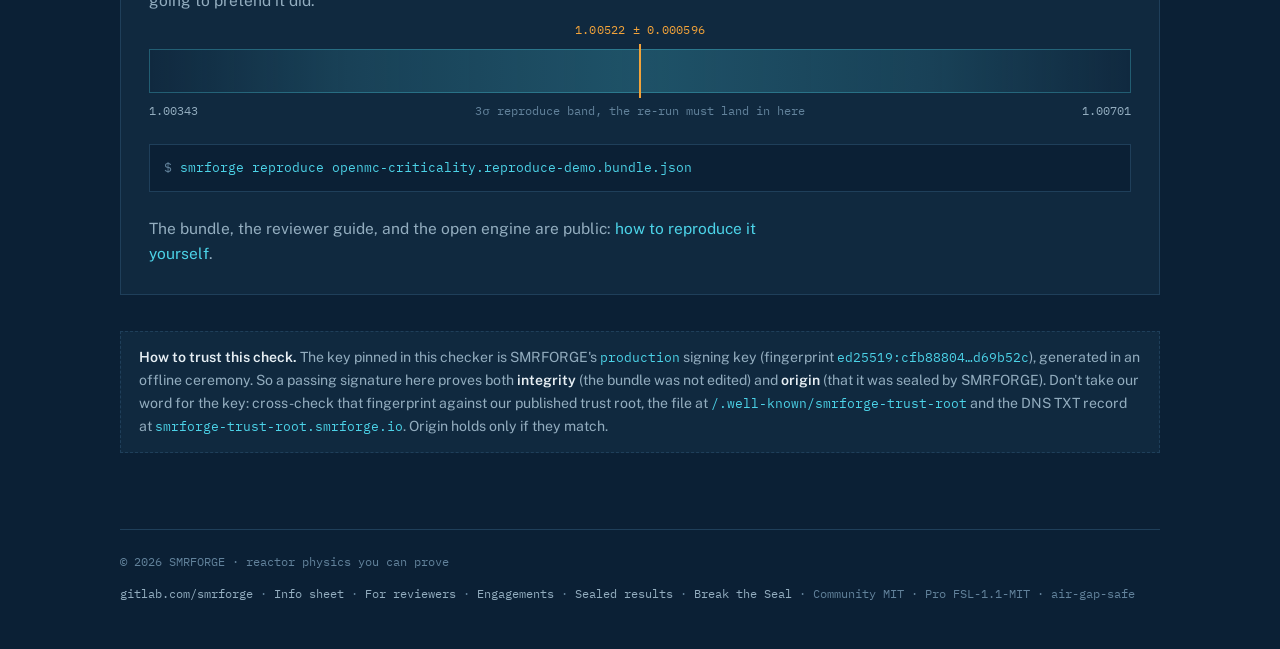
<file: check.html>
<!DOCTYPE html>
<html lang="en">
<head>
  <meta charset="UTF-8">
  <meta name="viewport" content="width=device-width, initial-scale=1.0">
  <title>Check us · SMRFORGE</title>
  <meta name="description" content="Verify a real SMRFORGE evidence bundle in your own browser. Recompute every hash, check the signature, then change a number and watch the seal catch you. No server, no SMRFORGE code, the check runs on your machine.">
  <link rel="icon" href="images/smrforge_logo_white_transparent.png" type="image/png">
  <link rel="canonical" href="https://smrforge.io/check.html">
  <meta property="og:title" content="Check us · SMRFORGE">
  <meta property="og:description" content="Verify a real evidence bundle in your browser. Recompute the hashes, check the signature, then tamper with a number and watch the seal break. No server, no trust required.">
  <meta property="og:image" content="https://smrforge.io/images/smrforge_logo_white_transparent.png">
  <meta property="og:url" content="https://smrforge.io/check.html">
  <meta property="og:type" content="website">
<link rel="preconnect" href="https://fonts.googleapis.com">
<link rel="preconnect" href="https://fonts.gstatic.com" crossorigin>
<link rel="stylesheet" href="https://fonts.googleapis.com/css2?family=Archivo:wght@600;700;800&family=Public+Sans:wght@400;500;600&family=IBM+Plex+Mono:wght@400;500;600;700&display=swap">
<style>
  /* ---- SMRFORGE design system (homepage sets it; other pages follow) ----
       ground: prussian navy with a teal undertone · identity: glacier cyan (commands, links, kickers)
       signal: amber, the ONE warm accent, reserved for the thing that gets checked / the human decision
       on this page that is the two editable values in the bundle, and nothing else
       verdicts: lichen = pass, clay = fail · hairline grids (1px --line) instead of card shadows
       type: Archivo display, Public Sans body, IBM Plex Mono for anything a machine wrote. */
  :root{
    --bg:#0b2035; --bg-2:#0e2640; --surface:#10293f; --surface-2:#143149;
    --line:#1f3f5a; --line-soft:#193449;
    --ink:#e6eef3; --muted:#93adbf; --faint:#62829b;
    --cyan:#4cd3e8; --cyan-2:#7ae3f2; --cyan-soft:rgba(76,211,232,.11);
    --amber:#f2a33a; --amber-soft:rgba(242,163,58,.14);
    --lichen:#9fd67a; --lichen-soft:rgba(159,214,122,.1);
    --clay:#e0704f; --clay-soft:rgba(224,112,79,.1);
    --disp:"Archivo",system-ui,"Segoe UI",Helvetica,Arial,sans-serif;
    --body:"Public Sans",system-ui,"Segoe UI",Helvetica,Arial,sans-serif;
    --mono:"IBM Plex Mono",ui-monospace,"Cascadia Mono",Consolas,Menlo,monospace;
    --gutter:clamp(16px,4vw,40px);
    color-scheme:dark;
  }
  *{box-sizing:border-box}
  html{scroll-behavior:smooth;scroll-padding-top:84px}
  body{margin:0;background:var(--bg);color:var(--ink);font-family:var(--body);line-height:1.62;
    -webkit-font-smoothing:antialiased;overflow-x:hidden}
  .wrap{max-width:1120px;margin:0 auto;padding:0 var(--gutter)}
  a{color:var(--cyan);text-decoration:none}
  a:hover{color:var(--cyan-2);text-decoration:underline}
  strong{color:var(--ink);font-weight:600}
  :focus-visible{outline:2px solid var(--cyan);outline-offset:3px;border-radius:2px}
  .mono{font-family:var(--mono);font-variant-numeric:tabular-nums}
  .kicker{font-family:var(--mono);font-size:.72rem;letter-spacing:.18em;text-transform:uppercase;color:var(--cyan);margin:0 0 .6rem}
  .kicker.warm{color:var(--amber)}
  code,.code{font-family:var(--mono);font-size:.9em;color:var(--cyan)}

  /* --- buttons --- */
  .btn{display:inline-block;font-family:var(--mono);font-size:.84rem;letter-spacing:.04em;text-transform:uppercase;
    padding:.78rem 1.2rem;text-decoration:none;border-radius:3px;transition:background .14s,border-color .14s,color .14s}
  .btn.primary{background:var(--cyan);color:#06202f;font-weight:600}
  .btn.primary:hover{background:var(--cyan-2)}
  .btn.line{border:1px solid var(--line);color:var(--ink)}
  .btn.line:hover{border-color:var(--cyan);color:var(--cyan)}
  .btn.warm{border:1px solid rgba(242,163,58,.5);color:var(--amber)}
  .btn.warm:hover{border-color:var(--amber);background:var(--amber-soft)}
  /* the two <button>s on this page carry btn-primary / btn-secondary; same skin as .primary / .line */
  button.btn{appearance:none;-webkit-appearance:none;cursor:pointer;border:1px solid transparent;background:transparent;line-height:1.2}
  .btn.btn-primary{background:var(--cyan);border-color:var(--cyan);color:#06202f;font-weight:600}
  .btn.btn-primary:hover{background:var(--cyan-2);border-color:var(--cyan-2);color:#06202f;text-decoration:none}
  .btn.btn-secondary{border:1px solid var(--line);color:var(--ink)}
  .btn.btn-secondary:hover{border-color:var(--cyan);color:var(--cyan);text-decoration:none}
  .btn:focus-visible{outline:2px solid var(--cyan);outline-offset:3px}

  /* --- header --- */
  header.site{position:sticky;top:0;z-index:10;background:rgba(11,32,53,.92);backdrop-filter:blur(8px);
    border-bottom:1px solid var(--line)}
  header.site .bar{display:flex;justify-content:space-between;align-items:center;gap:16px;
    max-width:1120px;margin:0 auto;padding:14px var(--gutter)}
  .brand{display:flex;align-items:center;gap:.65rem;font-family:var(--disp);font-weight:800;font-size:1.35rem;letter-spacing:.03em;text-decoration:none}
  .brand .wm{line-height:1;color:var(--ink)}
  .brand .logo{height:52px;width:auto;display:block}
  .brand b{color:var(--cyan)}
  nav.main{display:flex;gap:22px;align-items:center;font-family:var(--mono);font-size:.76rem;text-transform:uppercase;letter-spacing:.06em}
  nav.main a{color:var(--muted);text-decoration:none;white-space:nowrap}
  nav.main a:hover{color:var(--ink)}
  nav.main a[aria-current="page"]{color:var(--cyan)}
  nav.main .ghost{border:1px solid var(--line);padding:.5rem .85rem;color:var(--ink);border-radius:3px}
  nav.main .ghost:hover{border-color:var(--cyan);color:var(--cyan)}
  @media(max-width:900px){nav.main{gap:14px}nav.main a.sub{display:none}}
  @media(max-width:560px){nav.main a:not(.ghost){display:none}.brand .logo{height:44px}}

  /* --- hero: flat, no halo, left-set like the rest of the site --- */
  .check-hero{max-width:1120px;margin:0 auto;padding:clamp(44px,7vw,80px) var(--gutter) clamp(22px,3vw,34px)}
  .check-hero .eyebrow{font-family:var(--mono);font-size:.72rem;letter-spacing:.18em;text-transform:uppercase;color:var(--cyan);margin:0 0 .6rem}
  .check-hero h1{font-family:var(--disp);font-weight:800;font-size:clamp(2.1rem,5.4vw,3.4rem);line-height:1.02;letter-spacing:-.02em;margin:0 0 1rem;text-wrap:balance}
  .check-hero p{color:var(--muted);max-width:62ch;margin:0;font-size:1.05rem;line-height:1.62}

  .check-wrap{max-width:1120px;margin:0 auto;padding:.5rem var(--gutter) clamp(48px,6vw,80px)}

  /* --- verdict banner: lichen = pass, clay = fail, neutral while it runs --- */
  .verdict-banner{display:flex;align-items:center;gap:.6rem;font-family:var(--mono);font-weight:500;font-size:1rem;letter-spacing:.02em;
    padding:.9rem 1.1rem;margin:0 0 1.5rem;color:var(--muted);background:var(--surface);
    border:1px solid var(--line);border-top:2px solid var(--faint);transition:color .14s,border-color .14s,background .14s}
  .verdict-banner .v-mark{font-size:1.2rem;line-height:1}
  .verdict-banner.is-pass{color:var(--lichen);border-color:rgba(159,214,122,.35);border-top-color:var(--lichen);background:var(--lichen-soft)}
  .verdict-banner.is-fail{color:var(--clay);border-color:rgba(224,112,79,.4);border-top-color:var(--clay);background:var(--clay-soft)}

  /* --- two-column: bundle left, check right --- */
  .check-grid{display:grid;grid-template-columns:repeat(2,minmax(0,1fr));gap:clamp(16px,2.5vw,28px);align-items:start}
  @media(max-width:860px){.check-grid{grid-template-columns:1fr}}

  /* lifted object: hairline box with the cyan top rule */
  .panel{background:var(--surface);border:1px solid var(--line);border-top:2px solid var(--cyan);min-width:0}
  .panel-head{display:flex;align-items:center;gap:.4rem;padding:11px 16px;border-bottom:1px solid var(--line);background:var(--surface-2);
    font-family:var(--mono);font-size:.72rem;letter-spacing:.08em;text-transform:uppercase;color:var(--muted)}
  .panel-head .dot{width:9px;height:9px;border-radius:50%;background:var(--line);flex:none}
  .panel-head .fname{margin-left:.35rem;color:var(--ink);letter-spacing:.04em;text-transform:none;min-width:0;overflow-wrap:anywhere}
  .panel-body{padding:clamp(16px,2.2vw,22px) clamp(16px,2.2vw,20px);min-width:0}

  /* bundle rows: a ledger, one dashed hairline per line */
  .hr-row{display:flex;justify-content:space-between;gap:14px;padding:8px 0;border-bottom:1px dashed var(--line);
    font-family:var(--mono);font-size:.8rem;overflow-x:auto}
  .hr-row:last-child{border-bottom:0}
  .hr-k{color:var(--faint);letter-spacing:.04em;white-space:nowrap}
  .hr-v{color:var(--muted);text-align:right;overflow-wrap:anywhere}
  .hr-hash{color:var(--cyan);font-size:.76rem;white-space:nowrap}
  .hr-result{color:var(--lichen);font-weight:600}
  .hr-pill{display:inline-block;padding:.06rem .5rem;border-radius:3px;font-family:var(--mono);font-size:.7rem;letter-spacing:.04em;
    color:var(--cyan);border:1px solid rgba(76,211,232,.4);background:transparent}
  .sub-label{font-family:var(--mono);font-size:.68rem;letter-spacing:.14em;text-transform:uppercase;color:var(--faint);margin:18px 0 6px}
  .sub-label:first-child{margin-top:0}

  /* the headline number */
  .claim-big{text-align:center;padding:.4rem 0 1rem}
  .claim-big .ck{font-family:var(--mono);font-size:2rem;font-weight:600;color:var(--ink);letter-spacing:.01em;font-variant-numeric:tabular-nums;line-height:1.1}
  .claim-big .cs{font-family:var(--mono);font-size:.9rem;color:var(--muted)}
  .claim-tags{display:flex;gap:.5rem;justify-content:center;flex-wrap:wrap;margin-top:.7rem}
  /* a value the visitor has edited: shown doctored, in clay */
  .tampered-val{color:var(--clay) !important}

  /* --- the ONE amber thing: the two editable values, the thing that gets checked --- */
  .inline-edit{font:inherit;color:inherit;background:var(--amber-soft);border:1px dashed var(--amber);border-radius:3px;padding:0 .35em;outline:none;
    transition:border-color .14s,background .14s}
  .inline-edit:hover{border-color:var(--amber);background:rgba(242,163,58,.2)}
  .inline-edit:focus{border-style:solid;border-color:var(--amber);background:rgba(242,163,58,.2)}
  .inline-edit:focus-visible{outline:2px solid var(--amber);outline-offset:2px}
  .inline-edit.tampered-val{border-color:var(--clay);background:var(--clay-soft)}
  .inline-edit.tampered-val:focus-visible{outline-color:var(--clay)}
  .ck-edit{font-family:var(--mono);font-size:2rem;font-weight:600;color:var(--ink);text-align:center;width:7em;max-width:100%;padding:.04em .2em;vertical-align:baseline;letter-spacing:.01em;font-variant-numeric:tabular-nums}
  .dl-edit{font-family:var(--mono);font-size:.78rem;color:var(--ink);width:100%;box-sizing:border-box;margin-top:.4rem;padding:.55rem .65rem;letter-spacing:.01em}
  .edit-field{margin:.5rem 0 .2rem}
  .edit-field .hr-k{display:inline-flex;align-items:center;flex-wrap:wrap;gap:.1rem;font-family:var(--mono);font-size:.8rem;color:var(--faint);letter-spacing:.04em;white-space:normal}
  .edit-tag{display:inline-block;margin-left:.45rem;font-family:var(--mono);font-size:.6rem;font-weight:500;letter-spacing:.1em;text-transform:uppercase;
    color:var(--amber);border:1px solid rgba(242,163,58,.5);background:transparent;border-radius:3px;padding:.06rem .45rem;vertical-align:middle;line-height:1.5}
  .edit-hint{text-align:center;font-size:.84rem;color:var(--muted);line-height:1.55;margin:.2rem auto 1.2rem;max-width:46ch}
  .edit-hint strong{color:var(--ink)}

  /* --- verify controls + checklist --- */
  .btn-row{display:flex;gap:12px;flex-wrap:wrap;margin:0 0 1rem}
  .check-list{list-style:none;margin:0;padding:0;display:grid;gap:1px;background:var(--line);border:1px solid var(--line)}
  .check-list:empty{display:none}
  .chk{display:grid;grid-template-columns:1.2rem minmax(0,1fr);align-items:start;gap:.5rem;font-size:.86rem;padding:9px 12px;background:var(--surface);color:var(--muted)}
  .chk .chk-mark{font-family:var(--mono);font-weight:600;color:var(--faint)}
  .chk.ok{color:var(--ink)} .chk.ok .chk-mark{color:var(--lichen)}
  .chk.bad{color:var(--clay);background:var(--clay-soft)} .chk.bad .chk-mark{color:var(--clay)}
  .chk-detail{grid-column:2;font-family:var(--mono);font-size:.72rem;color:var(--faint);overflow-wrap:anywhere;word-break:break-all;margin-top:.15rem;line-height:1.5}
  .chk.bad .chk-detail{color:rgba(224,112,79,.8)}

  .tamper-note{margin-top:1rem;padding:12px 16px;border-left:3px solid var(--cyan);background:var(--cyan-soft);font-size:.86rem;line-height:1.55;color:var(--ink);border-radius:0 3px 3px 0}
  .tamper-note strong{color:var(--cyan)}

  /* --- reproduce: the honest offline step --- */
  .reproduce{margin-top:clamp(24px,3vw,36px)}
  .reproduce .panel-body{padding:clamp(18px,2.6vw,28px)}
  .repro-lead{color:var(--muted);max-width:66ch;line-height:1.62;margin:0 0 1.5rem;font-size:.97rem}
  .repro-lead strong{color:var(--ink)}
  /* the committed 3-sigma band in cyan; the sealed center is the one thing a re-run is held to, so it reads amber */
  .band{position:relative;height:44px;margin:2.2rem 0 .5rem;border:1px solid rgba(76,211,232,.3);
    background:linear-gradient(90deg,rgba(76,211,232,0) 0%,rgba(76,211,232,.14) 20%,rgba(76,211,232,.24) 50%,rgba(76,211,232,.14) 80%,rgba(76,211,232,0) 100%)}
  .band .center{position:absolute;left:50%;top:-6px;bottom:-6px;width:2px;background:var(--amber);transform:translateX(-50%)}
  .band .center::after{content:attr(data-label);position:absolute;top:-1.5rem;left:50%;transform:translateX(-50%);white-space:nowrap;
    font-family:var(--mono);font-size:.76rem;color:var(--amber);letter-spacing:.02em;font-variant-numeric:tabular-nums}
  .band-ends{display:flex;justify-content:space-between;gap:.5rem;font-family:var(--mono);font-size:.74rem;color:var(--muted);font-variant-numeric:tabular-nums}
  .band-ends span:nth-child(2){text-align:center;color:var(--faint)}
  .repro-cmd{font-family:var(--mono);font-size:.84rem;background:var(--bg);border:1px solid var(--line);padding:12px 14px;margin:1.5rem 0;color:var(--cyan);overflow-x:auto;white-space:nowrap}
  .repro-cmd .p{color:var(--faint)}

  /* --- demo-key honesty note --- */
  .demo-note{max-width:1120px;margin:clamp(24px,3vw,36px) 0 0;padding:14px 18px;border:1px dashed var(--line);background:var(--surface);color:var(--muted);font-size:.88rem;line-height:1.62}
  .demo-note strong{color:var(--ink)}
  .demo-note em{color:var(--cyan);font-style:normal;font-family:var(--mono);font-size:.92em}

  /* --- footer --- */
  footer{border-top:1px solid var(--line);padding:22px 0 46px;display:flex;justify-content:space-between;
    flex-wrap:wrap;gap:12px;font-family:var(--mono);font-size:.74rem;color:var(--faint)}
  footer a{color:var(--muted);text-decoration:none}
  footer a:hover{color:var(--cyan)}

  /* --- motion + phone --- */
  @media(prefers-reduced-motion:reduce){
    html{scroll-behavior:auto}
    .btn,.verdict-banner,.inline-edit{transition:none}
  }
  @media(max-width:480px){
    .check-hero{padding-top:36px}
    .claim-big .ck,.ck-edit{font-size:1.6rem}
    .ck-edit{width:6.5em}
    .verdict-banner{font-size:.92rem;padding:.8rem .9rem}
    .hr-row{flex-direction:column;gap:2px}
    .hr-v{text-align:left}
    .hr-hash{white-space:normal;overflow-wrap:anywhere}
    .band-ends{font-size:.68rem}
    .band .center::after{font-size:.7rem}
  }

</style>
</head>
<body>
<header class="site">
  <div class="bar">
    <a class="brand" href="/" aria-label="SMRFORGE home"><img class="logo" src="images/smrforge-mark-white.png" alt="SMRFORGE mark"><span class="wm">SMR<b>FORGE</b></span></a>
    <nav class="main" aria-label="Primary">
      <a href="proof-layer.html">Proof Layer</a><a href="https://proof-core.com">proof-core</a><a href="for-reviewers.html">For reviewers</a><a href="engagements.html">Engagements</a><a href="sealed-results.html">Sealed results</a>
      <a class="ghost" href="check.html" aria-current="page">Check a bundle</a>
    </nav>
  </div>
</header>

<main>
  <section class="check-hero">
    <p class="eyebrow">Don't trust us. Check us.</p>
    <h1>Verify a real bundle. Right here.</h1>
    <p>
      Below is a real SMRFORGE evidence bundle, a lab-escalation OpenMC criticality result. Your browser is
      about to recompute every fingerprint and check the signature itself. No server. No SMRFORGE code.
      Then change a number and watch the seal catch you.
    </p>
  </section>

  <div class="check-wrap">
    <div id="verdict-banner" class="verdict-banner" role="status" aria-live="polite">Verifying…</div>

    <div class="check-grid">
      <!-- LEFT: the bundle -->
      <div class="panel">
        <div class="panel-head"><span class="dot"></span><span class="dot"></span><span class="dot"></span><span class="fname">openmc-criticality.reproduce-demo.bundle.json</span></div>
        <div class="panel-body">
          <div class="claim-big">
            <div><span class="ck">k_eff = <input id="tamper-k" class="inline-edit ck-edit" inputmode="decimal" autocomplete="off" spellcheck="false" aria-label="k_eff (editable)"></span> <span class="cs">± <span id="claim-sigma">, </span></span></div>
            <div class="claim-tags">
              <span class="hr-pill" id="claim-fidelity">, </span>
              <span class="hr-pill">verdict: <span id="claim-verdict">, </span></span>
            </div>
          </div>
          <p class="edit-hint"><strong>The two dashed boxes are editable.</strong> Change them to doctor the bundle, the check re-runs as you type. Everything else (fingerprints, signature) is sealed.</p>

          <div class="sub-label">Provenance, what produced the number</div>
          <div id="prov-rows"></div>
          <div class="edit-field"><span class="hr-k">data_library_sha256 <span class="edit-tag">✎ editable</span></span><input id="tamper-dl" class="inline-edit dl-edit" autocomplete="off" spellcheck="false" aria-label="data_library_sha256 (editable)"></div>

          <div class="sub-label">Sealed fingerprints (sha256sums)</div>
          <div id="seal-rows"></div>

          <div class="sub-label">Signature</div>
          <div class="hr-row"><span class="hr-k">alg</span><span class="hr-v">ed25519</span></div>
          <div class="hr-row"><span class="hr-k">public_key</span><span class="hr-hash" id="sig-key">, </span></div>
          <div class="hr-row"><span class="hr-k">bundle seal</span><span class="hr-hash" id="bundle-seal">, </span></div>
        </div>
      </div>

      <!-- RIGHT: the check + guided tamper -->
      <div class="panel">
        <div class="panel-head"><span class="fname">the check, running in your browser</span></div>
        <div class="panel-body">
          <div class="btn-row">
            <button id="btn-verify" class="btn btn-primary" type="button">Run verify</button>
            <button id="btn-reset" class="btn btn-secondary" type="button">Reset bundle</button>
          </div>
          <ul id="check-list" class="check-list"></ul>
          <div id="tamper-note" class="tamper-note" hidden></div>
        </div>
      </div>
    </div>

    <!-- REPRODUCE: the honest offline step -->
    <section class="reproduce">
      <div class="panel">
        <div class="panel-head"><span class="fname">and one step deeper, reproduce</span></div>
        <div class="panel-body">
          <p class="repro-lead">
            Verify proves the file is <strong>untouched</strong>. Reproduce proves the number is
            <strong>real</strong>: a reviewer installs the open engine, re-runs it on this bundle's own
            recorded inputs, and the answer has to land inside the band the bundle sealed in advance. This
            part runs offline on the reviewer's machine, a browser can't run a Monte Carlo eigenvalue
            solve, and we are not going to pretend it did.
          </p>
          <div class="band"><span class="center" id="band-center-mark" data-label=""></span></div>
          <div class="band-ends"><span id="band-lo">, </span><span>3σ reproduce band, the re-run must land in here</span><span id="band-hi">, </span></div>
          <div class="repro-cmd"><span class="p">$</span> smrforge reproduce openmc-criticality.reproduce-demo.bundle.json</div>
          <p class="repro-lead" style="margin:0">
            The bundle, the reviewer guide, and the open engine are public:
            <a href="https://gitlab.com/smrforge/smrforge/-/blob/main/docs/REPRODUCE_LAB_OPENMC.md" target="_blank" rel="noopener">how to reproduce it yourself</a>.
          </p>
        </div>
      </div>
    </section>

    <p class="demo-note">
      <strong>How to trust this check.</strong> The key pinned in this checker is SMRFORGE's
      <em>production</em> signing key (fingerprint <em>ed25519:cfb88804…d69b52c</em>), generated in an
      offline ceremony. So a passing signature here proves both <strong>integrity</strong> (the bundle was
      not edited) and <strong>origin</strong> (that it was sealed by SMRFORGE). Don't take our word for the
      key: cross-check that fingerprint against our published trust root, the file at
      <em>/.well-known/smrforge-trust-root</em> and the DNS TXT record at
      <em>smrforge-trust-root.smrforge.io</em>. Origin holds only if they match.
    </p>
  </div>
</main>

<div class="wrap">
  <footer>
    <span>&copy; <span id="footer-year">2026</span> SMRFORGE &middot; reactor physics you can prove</span>
    <span><a href="https://gitlab.com/smrforge">gitlab.com/smrforge</a> &middot; <a href="info-sheet.html">Info sheet</a> &middot; <a href="for-reviewers.html">For reviewers</a> &middot; <a href="engagements.html">Engagements</a> &middot; <a href="sealed-results.html">Sealed results</a> &middot; <a href="break-the-seal.html">Break the Seal</a> &middot; Community MIT &middot; Pro FSL-1.1-MIT &middot; air-gap-safe</span>
  </footer>
</div>
<script src="script.js"></script>
<script type="module" src="check.js?v=4"></script>
</body>
</html>
</file>
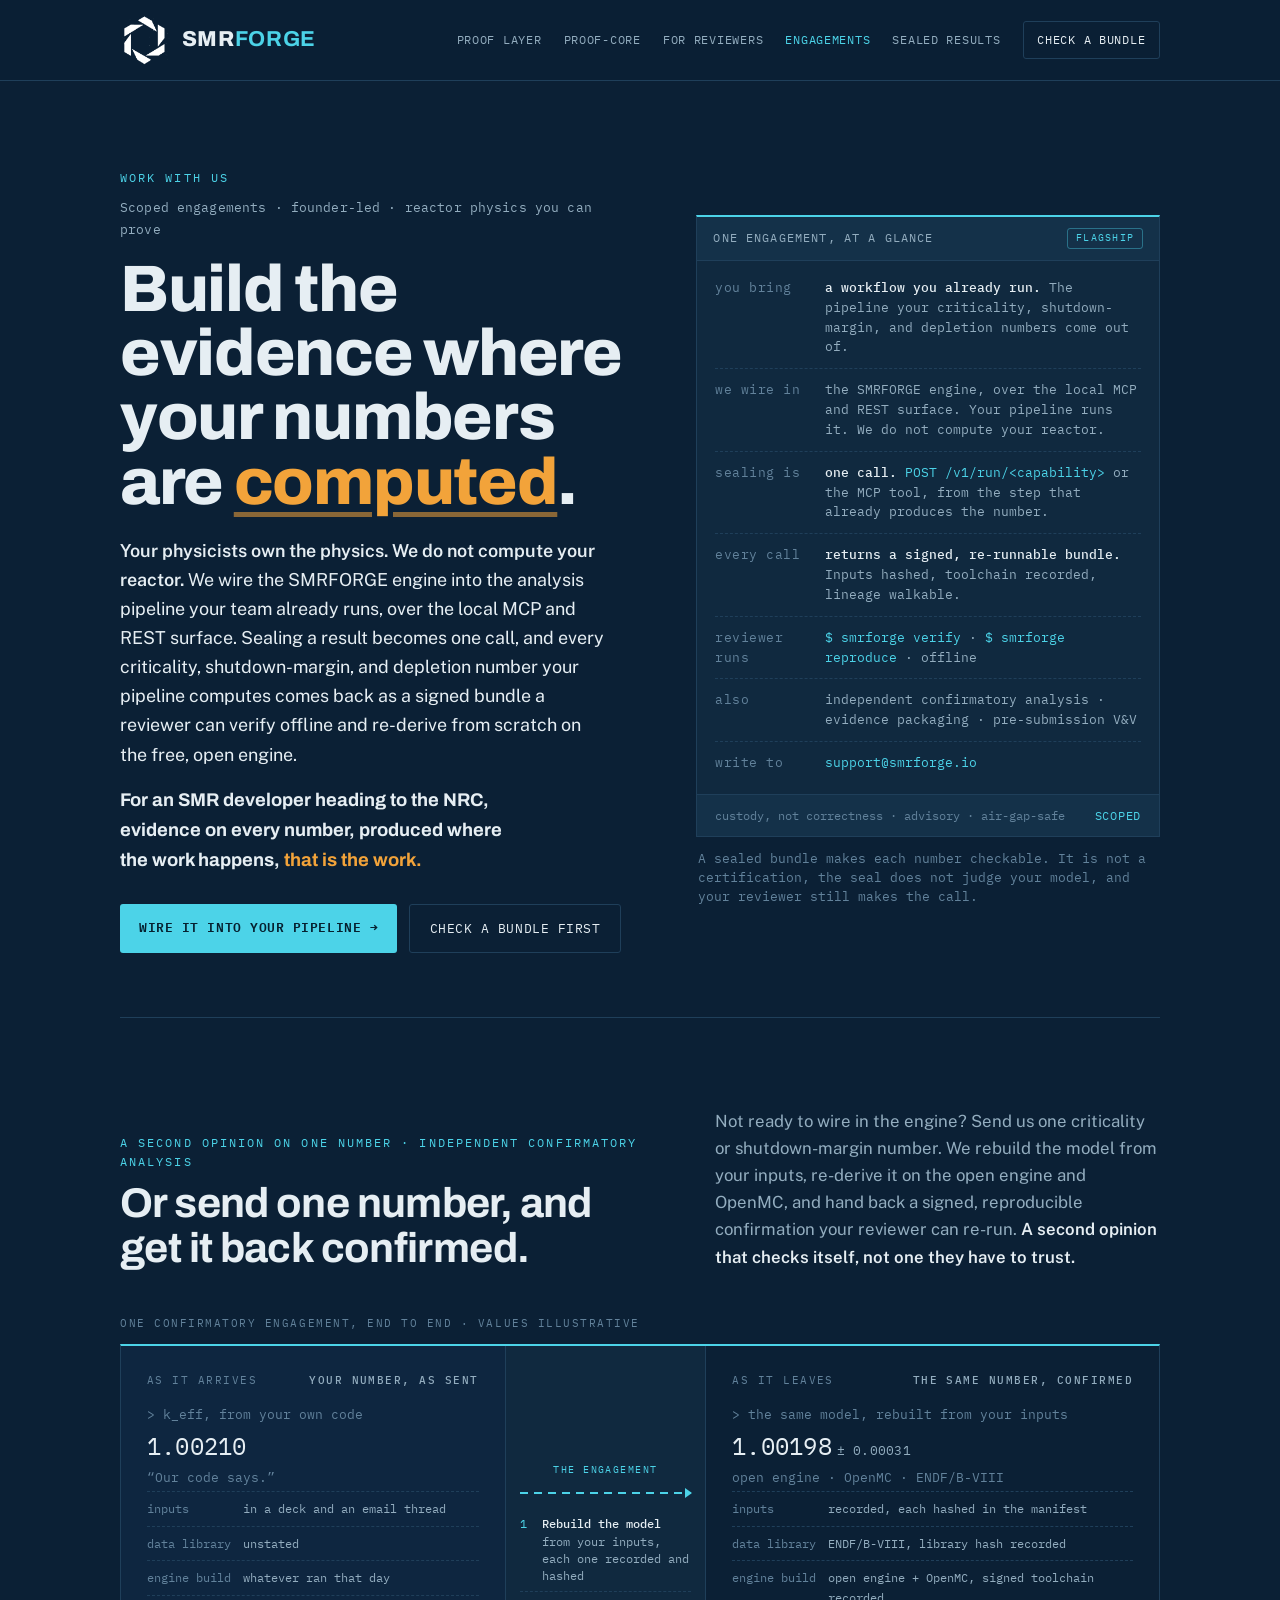
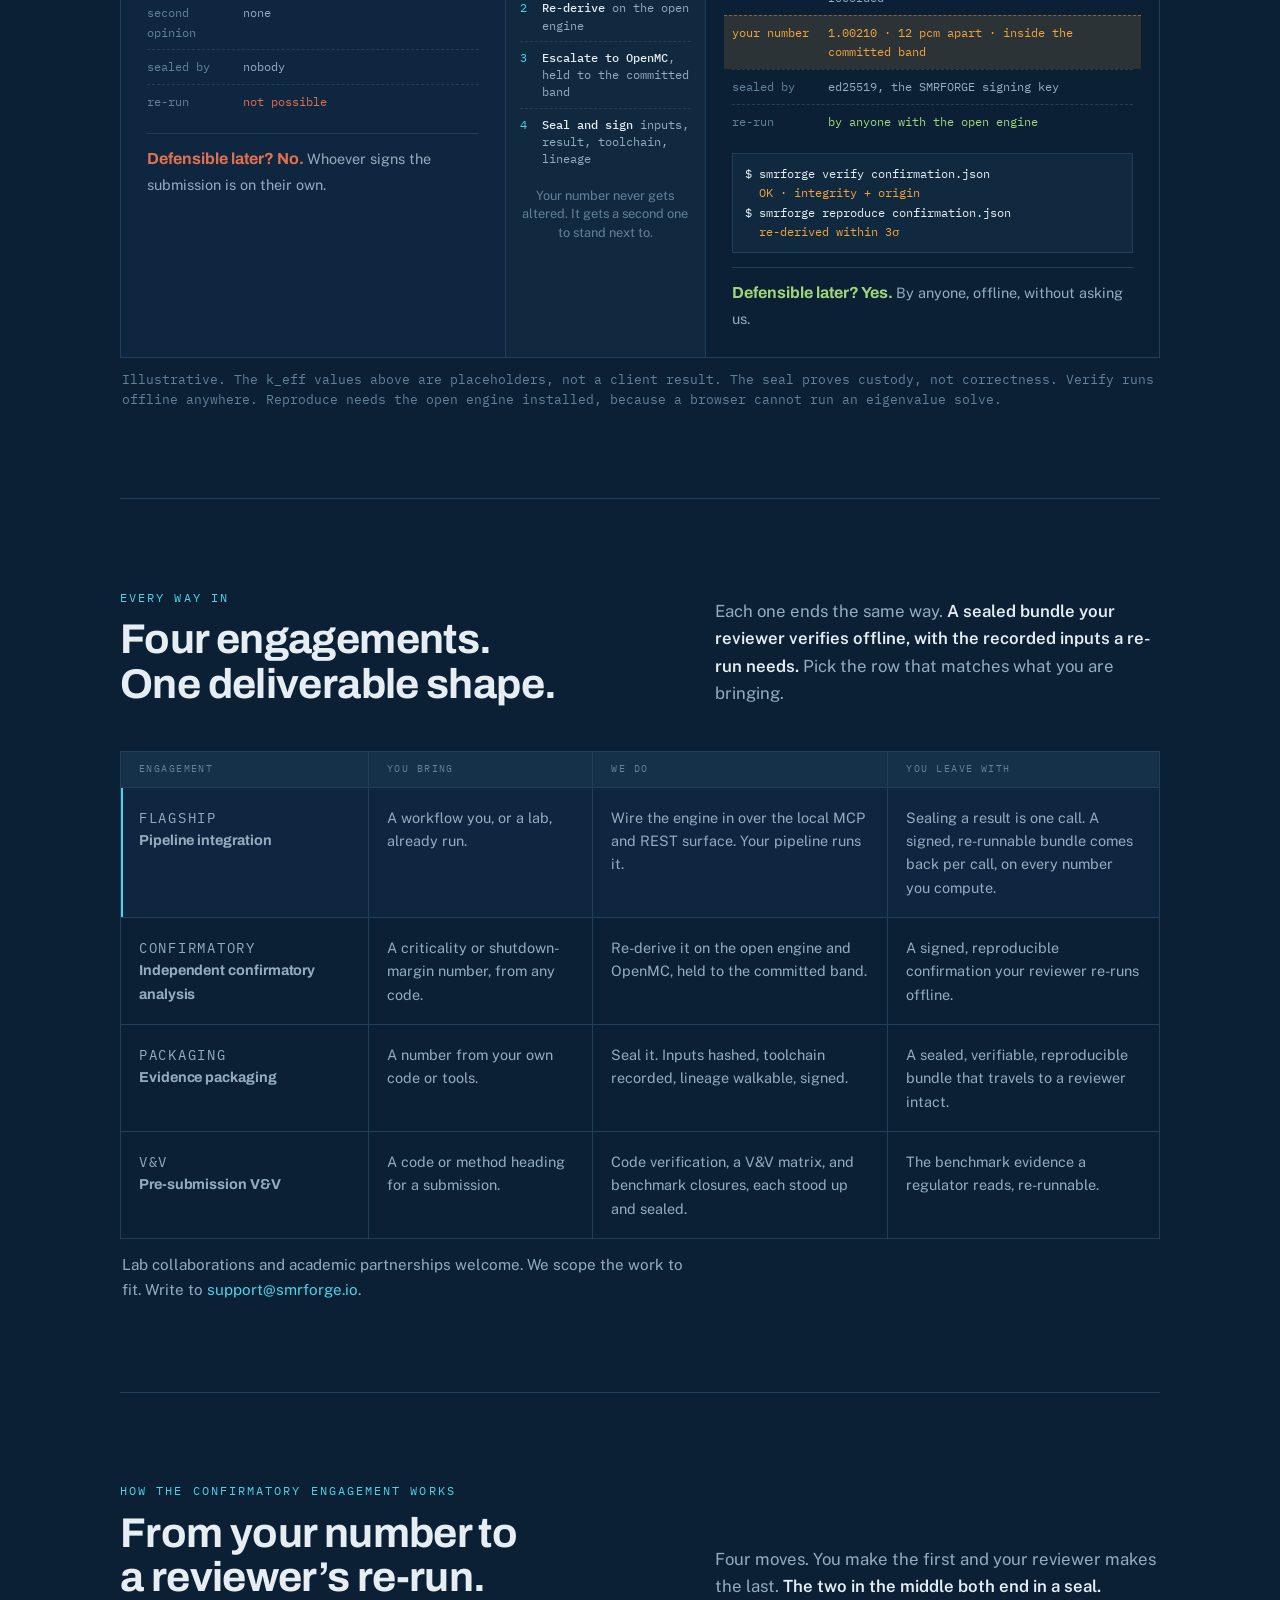
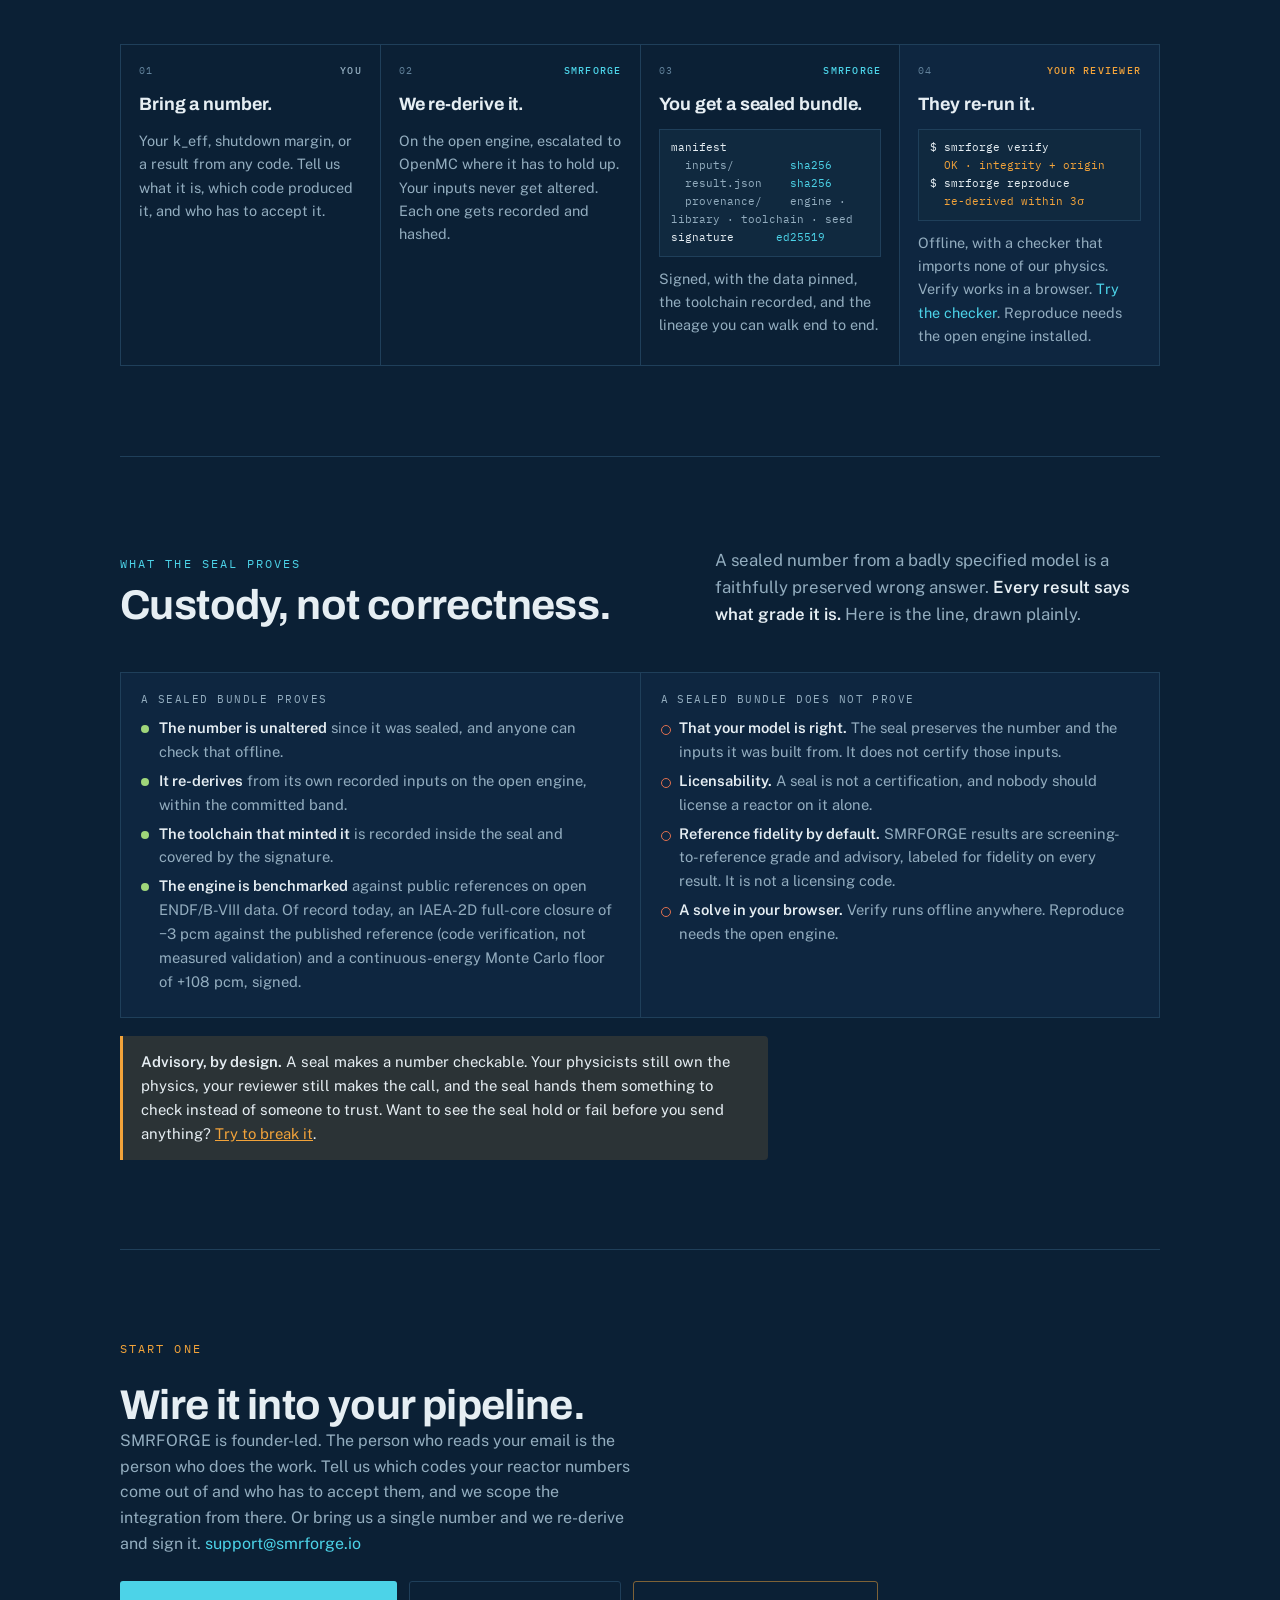
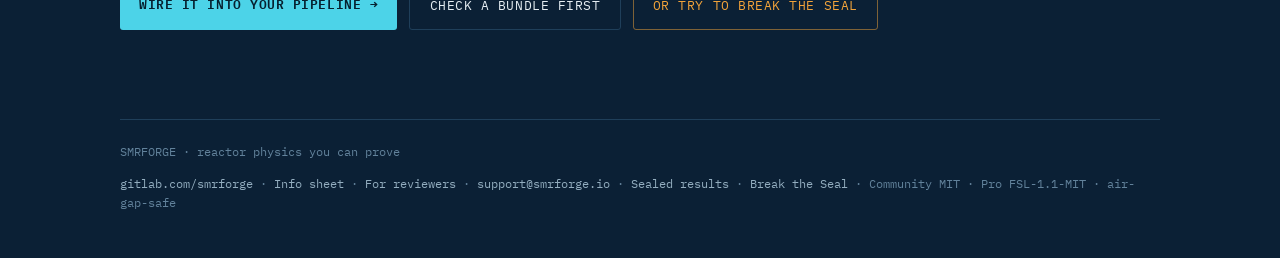
<file: engagements.html>
<!DOCTYPE html>
<html lang="en">
<head>
  <meta charset="UTF-8">
  <meta name="viewport" content="width=device-width, initial-scale=1.0">
  <title>SMRFORGE · Pipeline integration and engagements</title>
  <meta name="description" content="How to work with SMRFORGE. We wire the engine into the reactor-analysis pipeline your team already runs, so every criticality, shutdown-margin, and depletion number comes out as a signed, re-runnable evidence bundle your reviewer checks offline. Also independent confirmatory analysis on a single number, evidence packaging, and pre-submission V&V. Your physicists own the physics.">
  <link rel="icon" href="images/smrforge_logo_white_transparent.png" type="image/png">
  <link rel="canonical" href="https://smrforge.io/engagements.html">
  <meta property="og:title" content="SMRFORGE · Pipeline integration and engagements">
  <meta property="og:description" content="Build the evidence where your reactor numbers are computed. We wire the engine into the pipeline you already run; every result comes back sealed, verifiable offline, and re-derivable from scratch.">
  <meta property="og:image" content="https://smrforge.io/images/smrforge_logo_white_transparent.png">
  <meta property="og:url" content="https://smrforge.io/engagements.html">
  <meta property="og:type" content="website">
  <meta name="twitter:card" content="summary_large_image">
<link rel="preconnect" href="https://fonts.googleapis.com">
<link rel="preconnect" href="https://fonts.gstatic.com" crossorigin>
<link rel="stylesheet" href="https://fonts.googleapis.com/css2?family=Archivo:wght@600;700;800&family=Public+Sans:wght@400;500;600&family=IBM+Plex+Mono:wght@400;500;600&display=swap">
<style>
  /* ---- SMRFORGE design system (homepage sets it; other pages follow) ----
       ground: prussian navy with a teal undertone · identity: glacier cyan (commands, links, kickers)
       signal: amber, the ONE warm accent, reserved for the thing that gets checked / the human decision
       verdicts: lichen = pass, clay = fail · hairline grids (1px --line) instead of card shadows
       type: Archivo display, Public Sans body, IBM Plex Mono for anything a machine wrote. */
  :root{
    --bg:#0b2035; --bg-2:#0e2640; --surface:#10293f; --surface-2:#143149;
    --line:#1f3f5a; --line-soft:#193449;
    --ink:#e6eef3; --muted:#93adbf; --faint:#62829b;
    --cyan:#4cd3e8; --cyan-2:#7ae3f2; --cyan-soft:rgba(76,211,232,.11);
    --amber:#f2a33a; --amber-soft:rgba(242,163,58,.14);
    --lichen:#9fd67a; --clay:#e0704f;
    --disp:"Archivo",system-ui,"Segoe UI",Helvetica,Arial,sans-serif;
    --body:"Public Sans",system-ui,"Segoe UI",Helvetica,Arial,sans-serif;
    --mono:"IBM Plex Mono",ui-monospace,"Cascadia Mono",Consolas,Menlo,monospace;
    --gutter:clamp(16px,4vw,40px);
  }
  *{box-sizing:border-box}
  html{scroll-behavior:smooth;scroll-padding-top:84px}
  body{margin:0;background:var(--bg);color:var(--ink);font-family:var(--body);line-height:1.62;
    -webkit-font-smoothing:antialiased;overflow-x:hidden}
  .wrap{max-width:1120px;margin:0 auto;padding:0 var(--gutter)}
  a{color:var(--ink)}
  :focus-visible{outline:2px solid var(--cyan);outline-offset:3px;border-radius:2px}
  .mono{font-family:var(--mono);font-variant-numeric:tabular-nums}
  .kicker{font-family:var(--mono);font-size:.72rem;letter-spacing:.18em;text-transform:uppercase;color:var(--cyan);margin:0 0 .6rem}
  .kicker.warm{color:var(--amber)}
  code,.code{font-family:var(--mono);font-size:.9em;color:var(--cyan)}

  /* --- section rhythm --- */
  .sec{padding:clamp(56px,7vw,96px) 0;border-top:1px solid var(--line)}
  .sec-head{display:grid;grid-template-columns:minmax(0,1.1fr) minmax(0,.9fr);gap:clamp(20px,4vw,56px);align-items:end;margin-bottom:clamp(28px,4vw,44px)}
  @media(max-width:820px){.sec-head{grid-template-columns:1fr;gap:14px}}
  .sec h2{font-family:var(--disp);font-weight:700;font-size:clamp(1.75rem,3.6vw,2.6rem);line-height:1.08;letter-spacing:-.015em;margin:0;text-wrap:balance}
  .sec .lead{margin:0;color:var(--muted);font-size:1.05rem;max-width:56ch}
  .sec .lead b{color:var(--ink);font-weight:600}
  .sec .lead a{color:var(--cyan);text-decoration:none}
  .sec .lead a:hover{text-decoration:underline}
  .sec .lead code{font-size:.92em}
  .sub-h{font-family:var(--mono);font-size:.68rem;letter-spacing:.14em;text-transform:uppercase;color:var(--faint);margin:0 0 12px}

  /* --- hairline grid --- */
  .grid{display:grid;gap:1px;background:var(--line);border:1px solid var(--line)}
  .grid>*{background:var(--bg);padding:clamp(20px,2.6vw,28px) clamp(18px,2.4vw,26px);min-width:0}
  .grid.c3{grid-template-columns:repeat(3,minmax(0,1fr))}
  .grid.c2{grid-template-columns:repeat(2,minmax(0,1fr))}
  @media(max-width:720px){.grid.c3,.grid.c2{grid-template-columns:1fr}}
  .cell .cmd{font-family:var(--mono);font-size:.78rem;color:var(--cyan);letter-spacing:.02em;word-break:break-word}
  .cell h3{font-family:var(--disp);font-weight:700;font-size:1.22rem;margin:.55rem 0 .45rem;letter-spacing:-.005em}
  .cell p{margin:0;color:var(--muted);font-size:.95rem}
  .cell p a{color:var(--cyan);text-decoration:none}
  .cell p a:hover{text-decoration:underline}

  /* --- buttons --- */
  .btn{display:inline-block;font-family:var(--mono);font-size:.84rem;letter-spacing:.04em;text-transform:uppercase;
    padding:.78rem 1.2rem;text-decoration:none;border-radius:3px;transition:background .14s,border-color .14s,color .14s}
  .btn.primary{background:var(--cyan);color:#06202f;font-weight:600}
  .btn.primary:hover{background:var(--cyan-2)}
  .btn.line{border:1px solid var(--line);color:var(--ink)}
  .btn.line:hover{border-color:var(--cyan);color:var(--cyan)}
  .btn.warm{border:1px solid rgba(242,163,58,.5);color:var(--amber)}
  .btn.warm:hover{border-color:var(--amber);background:var(--amber-soft)}

  /* --- header --- */
  header.site{position:sticky;top:0;z-index:10;background:rgba(11,32,53,.92);backdrop-filter:blur(8px);
    border-bottom:1px solid var(--line)}
  header.site .bar{display:flex;justify-content:space-between;align-items:center;gap:16px;
    max-width:1120px;margin:0 auto;padding:14px var(--gutter)}
  .brand{display:flex;align-items:center;gap:.65rem;font-family:var(--disp);font-weight:800;font-size:1.35rem;letter-spacing:.03em;text-decoration:none}
  .brand .wm{line-height:1;color:var(--ink)}
  .brand .logo{height:52px;width:auto;display:block}
  .brand b{color:var(--cyan)}
  nav.main{display:flex;gap:22px;align-items:center;font-family:var(--mono);font-size:.76rem;text-transform:uppercase;letter-spacing:.06em}
  nav.main a{color:var(--muted);text-decoration:none;white-space:nowrap}
  nav.main a:hover{color:var(--ink)}
  nav.main a[aria-current="page"]{color:var(--cyan)}
  nav.main .ghost{border:1px solid var(--line);padding:.5rem .85rem;color:var(--ink);border-radius:3px}
  nav.main .ghost:hover{border-color:var(--cyan);color:var(--cyan)}
  @media(max-width:900px){nav.main{gap:14px}nav.main a.sub{display:none}}
  @media(max-width:560px){nav.main a:not(.ghost){display:none}.brand .logo{height:44px}}

  /* --- hero --- */
  .hero{display:grid;grid-template-columns:minmax(0,1.05fr) minmax(0,.95fr);gap:clamp(30px,5vw,64px);
    align-items:center;padding:clamp(48px,7vw,88px) 0 clamp(36px,5vw,64px)}
  @media(max-width:900px){.hero{grid-template-columns:1fr;gap:38px}}
  .problem{font-family:var(--mono);font-size:.84rem;color:var(--muted);margin:0 0 1rem;letter-spacing:.01em}
  h1{font-family:var(--disp);font-weight:800;font-size:clamp(2.4rem,5.8vw,4.1rem);
    line-height:.98;letter-spacing:-.02em;margin:0;text-wrap:balance}
  h1 .u{color:var(--amber);text-decoration:underline;text-decoration-thickness:.08em;
    text-underline-offset:.12em;text-decoration-color:rgba(242,163,58,.55)}
  .desc{font-size:1.12rem;color:var(--ink);max-width:44ch;margin:1.4rem 0 0}
  .desc b{font-weight:600}
  .tagline{font-family:var(--disp);font-weight:700;font-size:1.15rem;margin:1.1rem 0 0;color:var(--ink);max-width:36ch}
  .tagline .cx{color:var(--amber)}
  .ctas{display:flex;gap:12px;flex-wrap:wrap;margin-top:1.8rem}

  /* --- the engagement ticket: the whole engagement on one mono card --- */
  .ticket{background:var(--surface);border:1px solid var(--line);border-top:2px solid var(--cyan);font-family:var(--mono);min-width:0}
  .ticket .top{display:flex;justify-content:space-between;align-items:center;gap:10px;
    padding:11px 16px;border-bottom:1px solid var(--line);background:var(--surface-2)}
  .ticket .top .t{font-size:.72rem;letter-spacing:.1em;text-transform:uppercase;color:var(--muted)}
  .ticket .top .fl{font-size:.64rem;letter-spacing:.12em;text-transform:uppercase;color:var(--cyan);border:1px solid rgba(76,211,232,.4);padding:.06rem .5rem;border-radius:3px;flex:none}
  .ticket .mid{padding:6px 18px 10px}
  .ticket .row{display:grid;grid-template-columns:minmax(0,12ch) minmax(0,1fr);column-gap:14px;
    padding:11px 0;border-top:1px dashed var(--line);font-size:.8rem;line-height:1.55}
  .ticket .row:first-child{border-top:0}
  .ticket .row .l{color:var(--faint);letter-spacing:.04em}
  .ticket .row .v{color:var(--muted);overflow-wrap:anywhere}
  .ticket .row .v b{color:var(--ink);font-weight:500}
  .ticket .row .v .cy{color:var(--cyan)}
  .ticket .row .v a{color:var(--cyan);text-decoration:none}
  .ticket .row .v a:hover{text-decoration:underline}
  .ticket .foot{border-top:1px solid var(--line);padding:11px 18px;display:flex;justify-content:space-between;gap:12px;flex-wrap:wrap;
    font-size:.74rem;color:var(--faint);background:var(--surface-2)}
  .ticket .foot .tag{color:var(--cyan);letter-spacing:.06em}
  .cap{font-size:.8rem;color:var(--faint);margin:12px 2px 0;font-family:var(--mono);line-height:1.5}

  /* --- the one bold object: the same number, as it arrives and as it leaves,
         with the engagement itself standing between the two columns --- */
  .vs{display:grid;grid-template-columns:minmax(0,1fr) minmax(150px,.52fr) minmax(0,1.18fr);gap:1px;
    background:var(--line);border:1px solid var(--line);border-top:2px solid var(--cyan)}
  @media(max-width:860px){.vs{grid-template-columns:1fr}}
  .vs>div{background:var(--bg);padding:clamp(18px,2.4vw,26px);min-width:0}
  .vs>div.left{background:var(--bg-2)}
  .vs .vh{display:flex;justify-content:space-between;gap:10px;flex-wrap:wrap;font-family:var(--mono);font-size:.66rem;letter-spacing:.14em;text-transform:uppercase;color:var(--faint)}
  .vs .vh b{font-weight:500;color:var(--muted)}
  .vs .said{font-family:var(--mono);font-size:.82rem;color:var(--muted);margin:14px 0 2px;line-height:1.7}
  .vs .said .q{color:var(--faint)}
  .vs .said .k{color:var(--ink);font-size:1.5rem;display:block;letter-spacing:.01em;font-variant-numeric:tabular-nums}
  .vs .said .k small{color:var(--muted);font-size:.8rem;margin-left:.3rem}
  .vs .vr{display:grid;grid-template-columns:minmax(0,12ch) minmax(0,1fr);gap:12px;font-family:var(--mono);font-size:.76rem;
    padding:7px 0;border-top:1px dashed var(--line)}
  .vs .vr .l{color:var(--faint)}
  .vs .vr .v{color:var(--muted);overflow-wrap:anywhere}
  .vs .vr .v.no{color:var(--clay)}
  .vs .vr .v.ok{color:var(--lichen)}
  .vs .vr .v.chk{color:var(--amber)}
  .vs .vr.chk{background:var(--amber-soft);margin:0 -8px;padding:7px 8px;border-top-color:rgba(242,163,58,.45)}
  .vs .vr.chk .l{color:var(--amber)}
  .vs .term{margin:14px 0 0;font-family:var(--mono);font-size:.74rem;line-height:1.65;color:var(--muted);border:1px solid var(--line);
    background:var(--surface);padding:10px 12px;overflow-wrap:anywhere;white-space:pre-wrap}
  .vs .term .bb{color:var(--ink)}
  .vs .term .am{color:var(--amber)}
  .vs .verdict{margin-top:14px;padding-top:12px;border-top:1px solid var(--line);font-family:var(--disp);font-weight:700;font-size:1rem}
  .vs .verdict.no{color:var(--clay)}
  .vs .verdict.yes{color:var(--lichen)}
  .vs .verdict span{color:var(--muted);font-family:var(--body);font-weight:400;font-size:.9rem}
  .vs .mid{display:flex;flex-direction:column;justify-content:center;gap:12px;background:var(--surface);text-align:center;padding:clamp(18px,2.4vw,26px) 14px}
  .vs .mid .lb{font-family:var(--mono);font-size:.64rem;letter-spacing:.14em;text-transform:uppercase;color:var(--cyan)}
  .vs .mid .ar{position:relative;width:100%;height:2px;margin:2px 0;
    background:repeating-linear-gradient(90deg,var(--cyan) 0 8px,transparent 8px 14px);animation:flow-x 1.4s linear infinite}
  .vs .mid .ar::after{content:"";position:absolute;right:-1px;top:50%;transform:translateY(-50%);
    border-left:7px solid var(--cyan);border-top:5px solid transparent;border-bottom:5px solid transparent}
  @keyframes flow-x{to{background-position:14px 0}}
  @keyframes flow-y{to{background-position:0 14px}}
  .vs .mid ol{margin:0;padding:0;list-style:none;text-align:left;font-family:var(--mono);font-size:.72rem;line-height:1.5;color:var(--muted)}
  .vs .mid li{display:grid;grid-template-columns:2ch minmax(0,1fr);gap:8px;padding:7px 0;border-top:1px dashed var(--line)}
  .vs .mid li:first-child{border-top:0}
  .vs .mid li .n{color:var(--cyan)}
  .vs .mid li b{color:var(--ink);font-weight:500}
  .vs .mid .sb{font-family:var(--body);font-size:.8rem;color:var(--faint);line-height:1.45}
  @media(max-width:860px){
    .vs .mid{padding:16px}
    .vs .mid .ar{width:2px;height:34px;margin:0 auto;background:repeating-linear-gradient(180deg,var(--cyan) 0 8px,transparent 8px 14px);animation-name:flow-y}
    .vs .mid .ar::after{right:auto;top:auto;bottom:-1px;left:50%;transform:translateX(-50%);
      border-left:5px solid transparent;border-right:5px solid transparent;border-top:7px solid var(--cyan);border-bottom:0}
  }
  @media(prefers-reduced-motion:reduce){.vs .mid .ar{animation:none}}

  /* --- the engagement ledger: four ways in, one row each --- */
  .menu{display:grid;gap:1px;background:var(--line);border:1px solid var(--line)}
  .menu .mr{display:grid;grid-template-columns:minmax(0,1.05fr) minmax(0,.95fr) minmax(0,1.25fr) minmax(0,1.15fr);gap:1px;background:var(--line)}
  .menu .mr>div{background:var(--bg);padding:18px;min-width:0}
  .menu .mh>div{background:var(--surface-2);padding:9px 18px;font-family:var(--mono);font-size:.64rem;letter-spacing:.14em;text-transform:uppercase;color:var(--faint)}
  .menu .mr.flag>div{background:var(--bg-2)}
  .menu .mr.flag>div:first-child{box-shadow:inset 2px 0 0 var(--cyan)}
  .menu .tl{font-family:var(--mono);font-size:.62rem;letter-spacing:.12em;text-transform:uppercase;color:var(--cyan);margin:0 0 .3rem}
  .menu .tn{font-family:var(--disp);font-weight:700;font-size:1.08rem;color:var(--ink);letter-spacing:-.005em;margin:0}
  .menu .mr p{margin:0;color:var(--muted);font-size:.9rem}
  .menu .mr p code{font-size:.86em}
  .menu .ml{display:none;font-family:var(--mono);font-size:.62rem;letter-spacing:.12em;text-transform:uppercase;color:var(--faint);margin:0 0 .3rem}
  @media(max-width:860px){
    .menu .mh{display:none}
    .menu .mr{grid-template-columns:1fr}
    .menu .ml{display:block}
    .menu .mr>div{padding:14px 18px}
    .menu .mr>div+div{padding-top:12px}
  }
  .menu-foot{margin:14px 2px 0;color:var(--muted);font-size:.95rem;max-width:64ch}
  .menu-foot a{color:var(--cyan);text-decoration:none}
  .menu-foot a:hover{text-decoration:underline}

  /* --- how it works: four moves, who makes each one --- */
  .steps{display:grid;grid-template-columns:repeat(4,minmax(0,1fr));gap:1px;background:var(--line);border:1px solid var(--line)}
  @media(max-width:900px){.steps{grid-template-columns:repeat(2,minmax(0,1fr))}}
  @media(max-width:560px){.steps{grid-template-columns:1fr}}
  .steps>div{background:var(--bg);padding:18px;display:flex;flex-direction:column;gap:10px;min-width:0}
  .steps .n{display:flex;justify-content:space-between;gap:8px;font-family:var(--mono);font-size:.64rem;letter-spacing:.12em;text-transform:uppercase;color:var(--faint)}
  .steps .n b{font-weight:500;color:var(--cyan)}
  .steps>div.you .n b{color:var(--muted)}
  .steps>div.rev{background:var(--bg-2)}
  .steps>div.rev .n b{color:var(--amber)}
  .steps h3{font-family:var(--disp);font-weight:700;font-size:1.12rem;margin:0;letter-spacing:-.005em}
  .steps p{margin:0;color:var(--muted);font-size:.9rem}
  .steps p a{color:var(--cyan);text-decoration:none}
  .steps p a:hover{text-decoration:underline}
  .steps pre.box{font-family:var(--mono);font-size:.7rem;line-height:1.6;color:var(--muted);border:1px solid var(--line);
    background:var(--surface);padding:9px 11px;margin:0;overflow-wrap:anywhere;white-space:pre-wrap}
  .steps pre.box .bb{color:var(--ink)}
  .steps pre.box .cy{color:var(--cyan)}
  .steps pre.box .am{color:var(--amber)}

  /* --- what the seal proves / what it does not --- */
  .claims{display:grid;grid-template-columns:repeat(2,minmax(0,1fr));gap:1px;background:var(--line);border:1px solid var(--line)}
  @media(max-width:720px){.claims{grid-template-columns:1fr}}
  .claims>div{background:var(--bg-2);padding:18px 20px;min-width:0}
  .claims .t{font-family:var(--mono);font-size:.66rem;letter-spacing:.14em;text-transform:uppercase;color:var(--muted);margin:0 0 8px}
  .claims ul{margin:0;padding:0;list-style:none;font-size:.92rem;color:var(--muted)}
  .claims li{position:relative;padding-left:18px;margin:5px 0}
  .claims li::before{content:"";position:absolute;left:0;top:.62em;width:8px;height:8px;border-radius:50%;background:var(--lichen)}
  .claims .not li::before{background:transparent;border:1px solid var(--clay)}
  .claims li b{color:var(--ink);font-weight:600}
  .claims code{font-size:.84em}

  /* --- honesty note: the one warm callout --- */
  .note{margin:18px 0 0;padding:14px 18px;border-left:3px solid var(--amber);background:var(--amber-soft);
    color:var(--ink);font-size:.93rem;max-width:72ch;border-radius:0 4px 4px 0}
  .note b{font-weight:600}

  /* --- contact + footer --- */
  .contact h2{max-width:22ch}
  .contact p{color:var(--muted);max-width:52ch;margin:0 0 1.5rem}
  .contact p a{color:var(--cyan);text-decoration:none}
  footer{border-top:1px solid var(--line);padding:22px 0 46px;display:flex;justify-content:space-between;
    flex-wrap:wrap;gap:12px;font-family:var(--mono);font-size:.74rem;color:var(--faint)}
  footer a{color:var(--muted);text-decoration:none}
  footer a:hover{color:var(--cyan)}

</style>
</head>
<body>
<header class="site">
  <div class="bar">
    <a class="brand" href="/" aria-label="SMRFORGE home"><img class="logo" src="images/smrforge-mark-white.png" alt="SMRFORGE mark"><span class="wm">SMR<b>FORGE</b></span></a>
    <nav class="main" aria-label="Primary">
      <a href="proof-layer.html">Proof Layer</a><a href="https://proof-core.com">proof-core</a><a href="for-reviewers.html">For reviewers</a><a href="engagements.html" aria-current="page">Engagements</a><a href="sealed-results.html">Sealed results</a>
      <a class="ghost" href="check.html">Check a bundle</a>
    </nav>
  </div>
</header>

<div class="wrap">
  <section class="hero">
    <div>
      <p class="kicker">Work with us</p>
      <p class="problem">Scoped engagements &middot; founder-led &middot; reactor physics you can prove</p>
      <h1>Build the evidence where your numbers are <span class="u">computed</span>.</h1>
      <p class="desc"><b>Your physicists own the physics. We do not compute your reactor.</b> We wire the SMRFORGE
        engine into the analysis pipeline your team already runs, over the local MCP and REST surface. Sealing a
        result becomes one call, and every criticality, shutdown-margin, and depletion number your pipeline computes
        comes back as a signed bundle a reviewer can verify offline and re-derive from scratch on the free, open engine.</p>
      <p class="tagline">For an SMR developer heading to the NRC, evidence on every number, produced where the work
        happens, <span class="cx">that is the work.</span></p>
      <div class="ctas">
        <a class="btn primary" href="mailto:support@smrforge.io?subject=Pipeline%20integration">Wire it into your pipeline &rarr;</a>
        <a class="btn line" href="check.html">Check a bundle first</a>
      </div>
    </div>

    <div>
      <div class="ticket" aria-label="The flagship engagement, pipeline integration, at a glance">
        <div class="top"><span class="t">One engagement, at a glance</span><span class="fl">Flagship</span></div>
        <div class="mid">
          <div class="row"><span class="l">you bring</span><span class="v"><b>a workflow you already run.</b> The pipeline your criticality, shutdown-margin, and depletion numbers come out of.</span></div>
          <div class="row"><span class="l">we wire in</span><span class="v">the SMRFORGE engine, over the local MCP and REST surface. Your pipeline runs it. We do not compute your reactor.</span></div>
          <div class="row"><span class="l">sealing is</span><span class="v"><b>one call.</b> <span class="cy">POST /v1/run/&lt;capability&gt;</span> or the MCP tool, from the step that already produces the number.</span></div>
          <div class="row"><span class="l">every call</span><span class="v"><b>returns a signed, re-runnable bundle.</b> Inputs hashed, toolchain recorded, lineage walkable.</span></div>
          <div class="row"><span class="l">reviewer runs</span><span class="v"><span class="cy">$ smrforge verify</span> &middot; <span class="cy">$ smrforge reproduce</span> &middot; offline</span></div>
          <div class="row"><span class="l">also</span><span class="v">independent confirmatory analysis &middot; evidence packaging &middot; pre-submission V&amp;V</span></div>
          <div class="row"><span class="l">write to</span><span class="v"><a href="mailto:support@smrforge.io">support@smrforge.io</a></span></div>
        </div>
        <div class="foot"><span>custody, not correctness &middot; advisory &middot; air-gap-safe</span><span class="tag">SCOPED</span></div>
      </div>
      <p class="cap">A sealed bundle makes each number checkable. It is not a certification, the seal does not judge
        your model, and your reviewer still makes the call.</p>
    </div>
  </section>
</div>

<div class="wrap" id="confirmatory">
  <section class="sec">
    <div class="sec-head">
      <div>
        <p class="kicker">A second opinion on one number &middot; independent confirmatory analysis</p>
        <h2>Or send one number, and get it back confirmed.</h2>
      </div>
      <p class="lead">Not ready to wire in the engine? Send us one criticality or shutdown-margin number. We rebuild
        the model from your inputs, re-derive it on the open engine and OpenMC, and hand back a signed, reproducible
        confirmation your reviewer can re-run. <b>A second opinion that checks itself, not one they have to trust.</b></p>
    </div>

    <p class="sub-h">One confirmatory engagement, end to end &middot; values illustrative</p>
    <div class="vs" aria-label="A client's k_eff as it arrives, the engagement in the middle, and the same number as it leaves, sealed and reproducible">
      <div class="left">
        <div class="vh"><span>As it arrives</span><b>your number, as sent</b></div>
        <div class="said">
          <span class="q">&gt; k_eff, from your own code</span><br>
          <span class="k">1.00210</span>
          <span class="q">&ldquo;Our code says.&rdquo;</span>
        </div>
        <div class="vr"><span class="l">inputs</span><span class="v">in a deck and an email thread</span></div>
        <div class="vr"><span class="l">data library</span><span class="v">unstated</span></div>
        <div class="vr"><span class="l">engine build</span><span class="v">whatever ran that day</span></div>
        <div class="vr"><span class="l">second opinion</span><span class="v">none</span></div>
        <div class="vr"><span class="l">sealed by</span><span class="v">nobody</span></div>
        <div class="vr"><span class="l">re-run</span><span class="v no">not possible</span></div>
        <div class="verdict no">Defensible later? No. <span>Whoever signs the submission is on their own.</span></div>
      </div>

      <div class="mid" aria-label="What the engagement does between the two columns">
        <span class="lb">the engagement</span>
        <span class="ar" aria-hidden="true"></span>
        <ol>
          <li><span class="n">1</span><span><b>Rebuild the model</b> from your inputs, each one recorded and hashed</span></li>
          <li><span class="n">2</span><span><b>Re-derive</b> on the open engine</span></li>
          <li><span class="n">3</span><span><b>Escalate to OpenMC</b>, held to the committed band</span></li>
          <li><span class="n">4</span><span><b>Seal and sign</b> inputs, result, toolchain, lineage</span></li>
        </ol>
        <span class="sb">Your number never gets altered. It gets a second one to stand next to.</span>
      </div>

      <div>
        <div class="vh"><span>As it leaves</span><b>the same number, confirmed</b></div>
        <div class="said">
          <span class="q">&gt; the same model, rebuilt from your inputs</span><br>
          <span class="k">1.00198<small>&plusmn; 0.00031</small></span>
          <span class="q">open engine &middot; OpenMC &middot; ENDF/B-VIII</span>
        </div>
        <div class="vr"><span class="l">inputs</span><span class="v">recorded, each hashed in the manifest</span></div>
        <div class="vr"><span class="l">data library</span><span class="v">ENDF/B-VIII, library hash recorded</span></div>
        <div class="vr"><span class="l">engine build</span><span class="v">open engine + OpenMC, signed toolchain recorded</span></div>
        <div class="vr chk"><span class="l">your number</span><span class="v chk">1.00210 &middot; 12 pcm apart &middot; inside the committed band</span></div>
        <div class="vr"><span class="l">sealed by</span><span class="v">ed25519, the SMRFORGE signing key</span></div>
        <div class="vr"><span class="l">re-run</span><span class="v ok">by anyone with the open engine</span></div>
        <pre class="term"><span class="bb">$ smrforge verify confirmation.json</span>
  <span class="am">OK &middot; integrity + origin</span>
<span class="bb">$ smrforge reproduce confirmation.json</span>
  <span class="am">re-derived within 3&sigma;</span></pre>
        <div class="verdict yes">Defensible later? Yes. <span>By anyone, offline, without asking us.</span></div>
      </div>
    </div>
    <p class="cap">Illustrative. The k_eff values above are placeholders, not a client result. The seal proves custody,
      not correctness. Verify runs offline anywhere. Reproduce needs the open engine installed, because a browser
      cannot run an eigenvalue solve.</p>
  </section>
</div>

<div class="wrap" id="types">
  <section class="sec">
    <div class="sec-head">
      <div>
        <p class="kicker">Every way in</p>
        <h2>Four engagements. One deliverable shape.</h2>
      </div>
      <p class="lead">Each one ends the same way. <b>A sealed bundle your reviewer verifies offline, with the
        recorded inputs a re-run needs.</b> Pick the row that matches what you are bringing.</p>
    </div>

    <div class="menu" aria-label="Engagement types, what you bring, what SMRFORGE does, and what you leave with">
      <div class="mr mh" aria-hidden="true">
        <div>Engagement</div><div>You bring</div><div>We do</div><div>You leave with</div>
      </div>
      <div class="mr flag">
        <div><p class="tl">Flagship</p><p class="tn">Pipeline integration</p></div>
        <div><p class="ml">You bring</p><p>A workflow you, or a lab, already run.</p></div>
        <div><p class="ml">We do</p><p>Wire the engine in over the local MCP and REST surface. Your pipeline runs it.</p></div>
        <div><p class="ml">You leave with</p><p>Sealing a result is one call. A signed, re-runnable bundle comes back per call, on every number you compute.</p></div>
      </div>
      <div class="mr">
        <div><p class="tl">Confirmatory</p><p class="tn">Independent confirmatory analysis</p></div>
        <div><p class="ml">You bring</p><p>A criticality or shutdown-margin number, from any code.</p></div>
        <div><p class="ml">We do</p><p>Re-derive it on the open engine and OpenMC, held to the committed band.</p></div>
        <div><p class="ml">You leave with</p><p>A signed, reproducible confirmation your reviewer re-runs offline.</p></div>
      </div>
      <div class="mr">
        <div><p class="tl">Packaging</p><p class="tn">Evidence packaging</p></div>
        <div><p class="ml">You bring</p><p>A number from your own code or tools.</p></div>
        <div><p class="ml">We do</p><p>Seal it. Inputs hashed, toolchain recorded, lineage walkable, signed.</p></div>
        <div><p class="ml">You leave with</p><p>A sealed, verifiable, reproducible bundle that travels to a reviewer intact.</p></div>
      </div>
      <div class="mr">
        <div><p class="tl">V&amp;V</p><p class="tn">Pre-submission V&amp;V</p></div>
        <div><p class="ml">You bring</p><p>A code or method heading for a submission.</p></div>
        <div><p class="ml">We do</p><p>Code verification, a V&amp;V matrix, and benchmark closures, each stood up and sealed.</p></div>
        <div><p class="ml">You leave with</p><p>The benchmark evidence a regulator reads, re-runnable.</p></div>
      </div>
    </div>
    <p class="menu-foot">Lab collaborations and academic partnerships welcome. We scope the work to fit. Write to
      <a href="mailto:support@smrforge.io">support@smrforge.io</a>.</p>
  </section>
</div>

<div class="wrap" id="how">
  <section class="sec">
    <div class="sec-head">
      <div>
        <p class="kicker">How the confirmatory engagement works</p>
        <h2>From your number to a reviewer&rsquo;s re-run.</h2>
      </div>
      <p class="lead">Four moves. You make the first and your reviewer makes the last. <b>The two in the middle
        both end in a seal.</b></p>
    </div>

    <div class="steps" aria-label="Four steps: you bring a number, SMRFORGE re-derives it, you get a sealed bundle, your reviewer re-runs it">
      <div class="you">
        <span class="n"><span>01</span><b>you</b></span>
        <h3>Bring a number.</h3>
        <p>Your k_eff, shutdown margin, or a result from any code. Tell us what it is, which code produced it, and
          who has to accept it.</p>
      </div>
      <div>
        <span class="n"><span>02</span><b>SMRFORGE</b></span>
        <h3>We re-derive it.</h3>
        <p>On the open engine, escalated to OpenMC where it has to hold up. Your inputs never get altered. Each one
          gets recorded and hashed.</p>
      </div>
      <div>
        <span class="n"><span>03</span><b>SMRFORGE</b></span>
        <h3>You get a sealed bundle.</h3>
        <pre class="box"><span class="bb">manifest</span>
  inputs/        <span class="cy">sha256</span>
  result.json    <span class="cy">sha256</span>
  provenance/    engine &middot; library &middot; toolchain &middot; seed
<span class="bb">signature</span>      <span class="cy">ed25519</span></pre>
        <p>Signed, with the data pinned, the toolchain recorded, and the lineage you can walk end to end.</p>
      </div>
      <div class="rev">
        <span class="n"><span>04</span><b>your reviewer</b></span>
        <h3>They re-run it.</h3>
        <pre class="box"><span class="bb">$ smrforge verify</span>
  <span class="am">OK &middot; integrity + origin</span>
<span class="bb">$ smrforge reproduce</span>
  <span class="am">re-derived within 3&sigma;</span></pre>
        <p>Offline, with a checker that imports none of our physics. Verify works in a browser.
          <a href="check.html">Try the checker</a>. Reproduce needs the open engine installed.</p>
      </div>
    </div>
  </section>
</div>

<div class="wrap" id="honesty">
  <section class="sec">
    <div class="sec-head">
      <div>
        <p class="kicker">What the seal proves</p>
        <h2>Custody, not correctness.</h2>
      </div>
      <p class="lead">A sealed number from a badly specified model is a faithfully preserved wrong answer.
        <b>Every result says what grade it is.</b> Here is the line, drawn plainly.</p>
    </div>

    <div class="claims">
      <div>
        <p class="t">A sealed bundle proves</p>
        <ul>
          <li><b>The number is unaltered</b> since it was sealed, and anyone can check that offline.</li>
          <li><b>It re-derives</b> from its own recorded inputs on the open engine, within the committed band.</li>
          <li><b>The toolchain that minted it</b> is recorded inside the seal and covered by the signature.</li>
          <li><b>The engine is benchmarked</b> against public references on open ENDF/B-VIII data. Of record today,
            an IAEA-2D full-core closure of &minus;3 pcm against the published reference (code verification, not
            measured validation) and a continuous-energy Monte Carlo floor of +108 pcm, signed.</li>
        </ul>
      </div>
      <div class="not">
        <p class="t">A sealed bundle does not prove</p>
        <ul>
          <li><b>That your model is right.</b> The seal preserves the number and the inputs it was built from. It does not certify those inputs.</li>
          <li><b>Licensability.</b> A seal is not a certification, and nobody should license a reactor on it alone.</li>
          <li><b>Reference fidelity by default.</b> SMRFORGE results are screening-to-reference grade and advisory,
            labeled for fidelity on every result. It is not a licensing code.</li>
          <li><b>A solve in your browser.</b> Verify runs offline anywhere. Reproduce needs the open engine.</li>
        </ul>
      </div>
    </div>
    <div class="note"><b>Advisory, by design.</b> A seal makes a number checkable. Your physicists still own
      the physics, your reviewer still makes the call, and the seal hands them something to check instead of someone
      to trust. Want to see the seal hold or fail before you send anything? <a href="break-the-seal.html" style="color:var(--amber)">Try to break it</a>.</div>
  </section>
</div>

<div class="wrap" id="contact">
  <section class="sec contact">
    <p class="kicker warm">Start one</p>
    <h2>Wire it into your pipeline.</h2>
    <p>SMRFORGE is founder-led. The person who reads your email is the person who does the work. Tell us which
      codes your reactor numbers come out of and who has to accept them, and we scope the integration from there.
      Or bring us a single number and we re-derive and sign it.
      <a href="mailto:support@smrforge.io">support@smrforge.io</a></p>
    <div class="ctas" style="margin-top:0">
      <a class="btn primary" href="mailto:support@smrforge.io?subject=Pipeline%20integration">Wire it into your pipeline &rarr;</a>
      <a class="btn line" href="check.html">Check a bundle first</a>
      <a class="btn warm" href="break-the-seal.html">Or try to break the seal</a>
    </div>
  </section>
</div>


<div class="wrap">
  <footer>
    <span>SMRFORGE &middot; reactor physics you can prove</span>
    <span><a href="https://gitlab.com/smrforge">gitlab.com/smrforge</a> &middot; <a href="info-sheet.html">Info sheet</a> &middot; <a href="for-reviewers.html">For reviewers</a> &middot; <a href="mailto:support@smrforge.io">support@smrforge.io</a> &middot; <a href="sealed-results.html">Sealed results</a> &middot; <a href="break-the-seal.html">Break the Seal</a> &middot; Community MIT &middot; Pro FSL-1.1-MIT &middot; air-gap-safe</span>
  </footer>
</div>
<script src="script.js"></script>
</body>
</html>
</file>
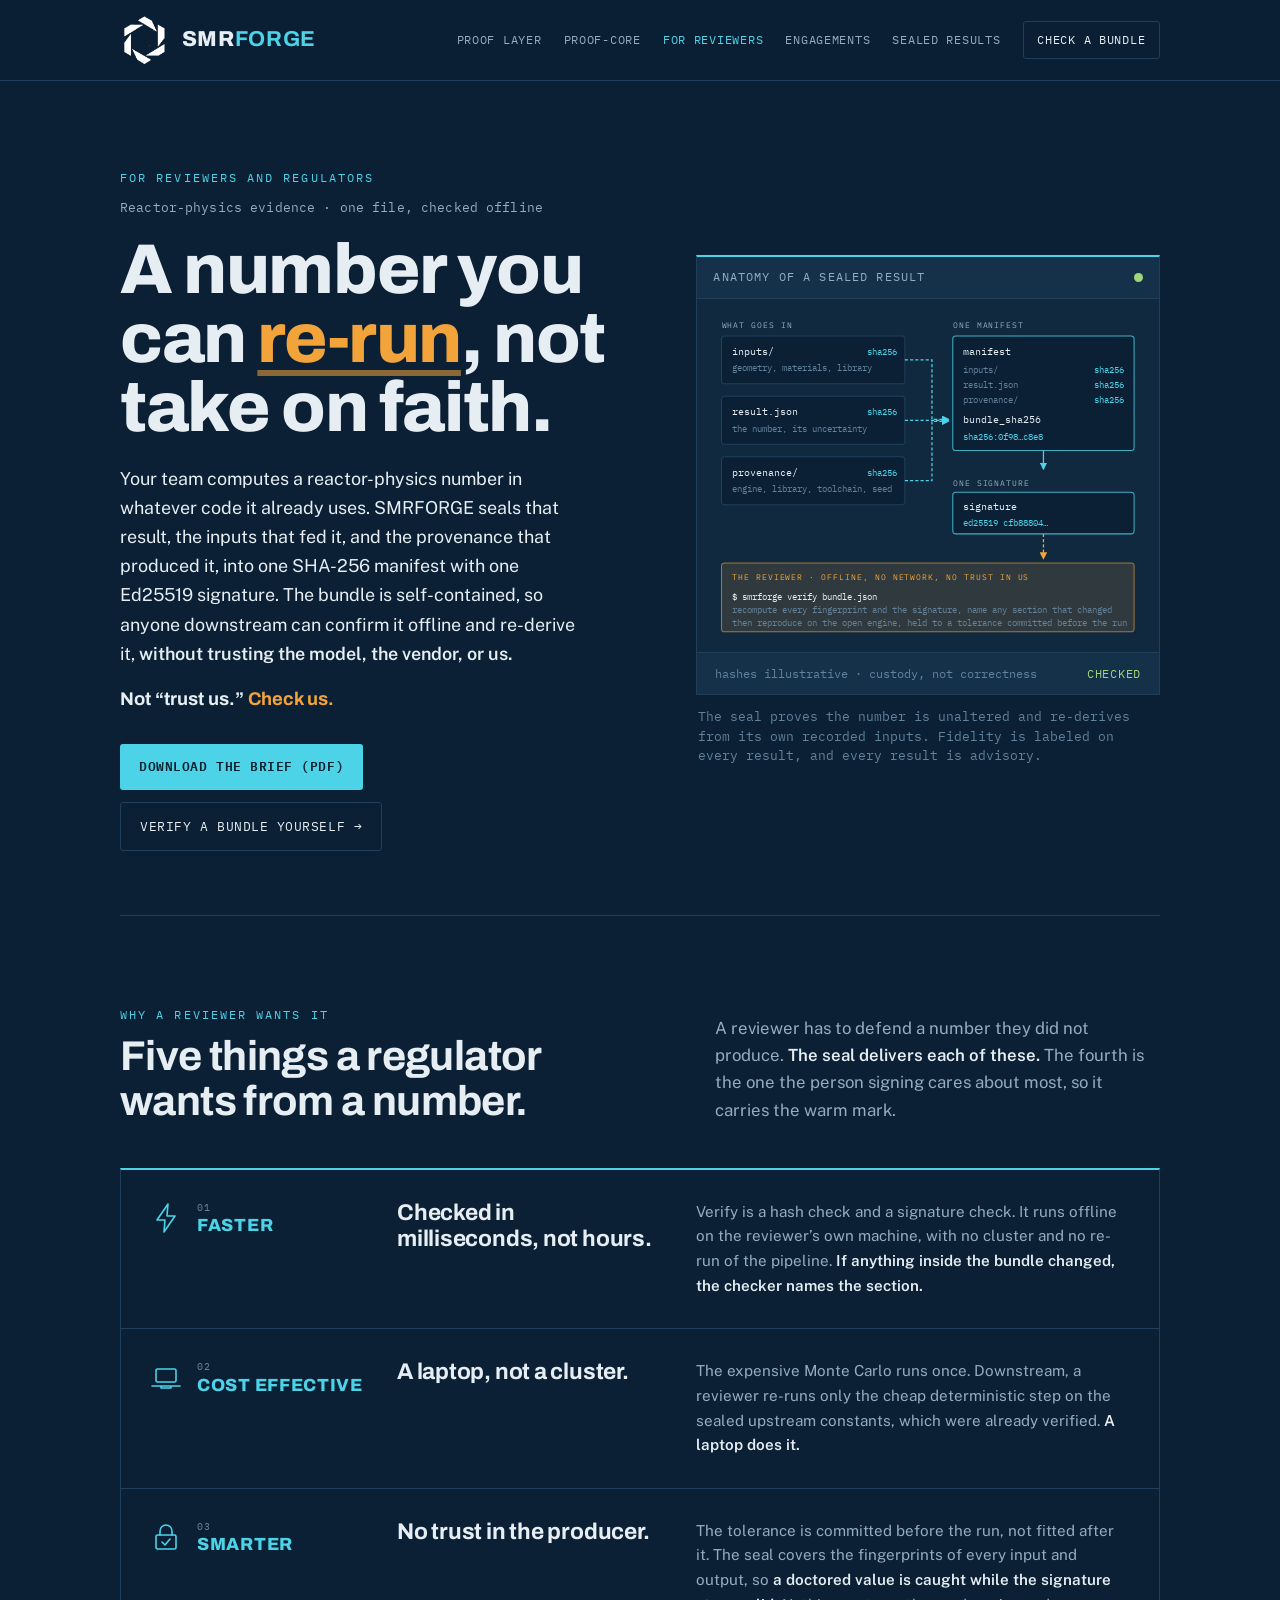
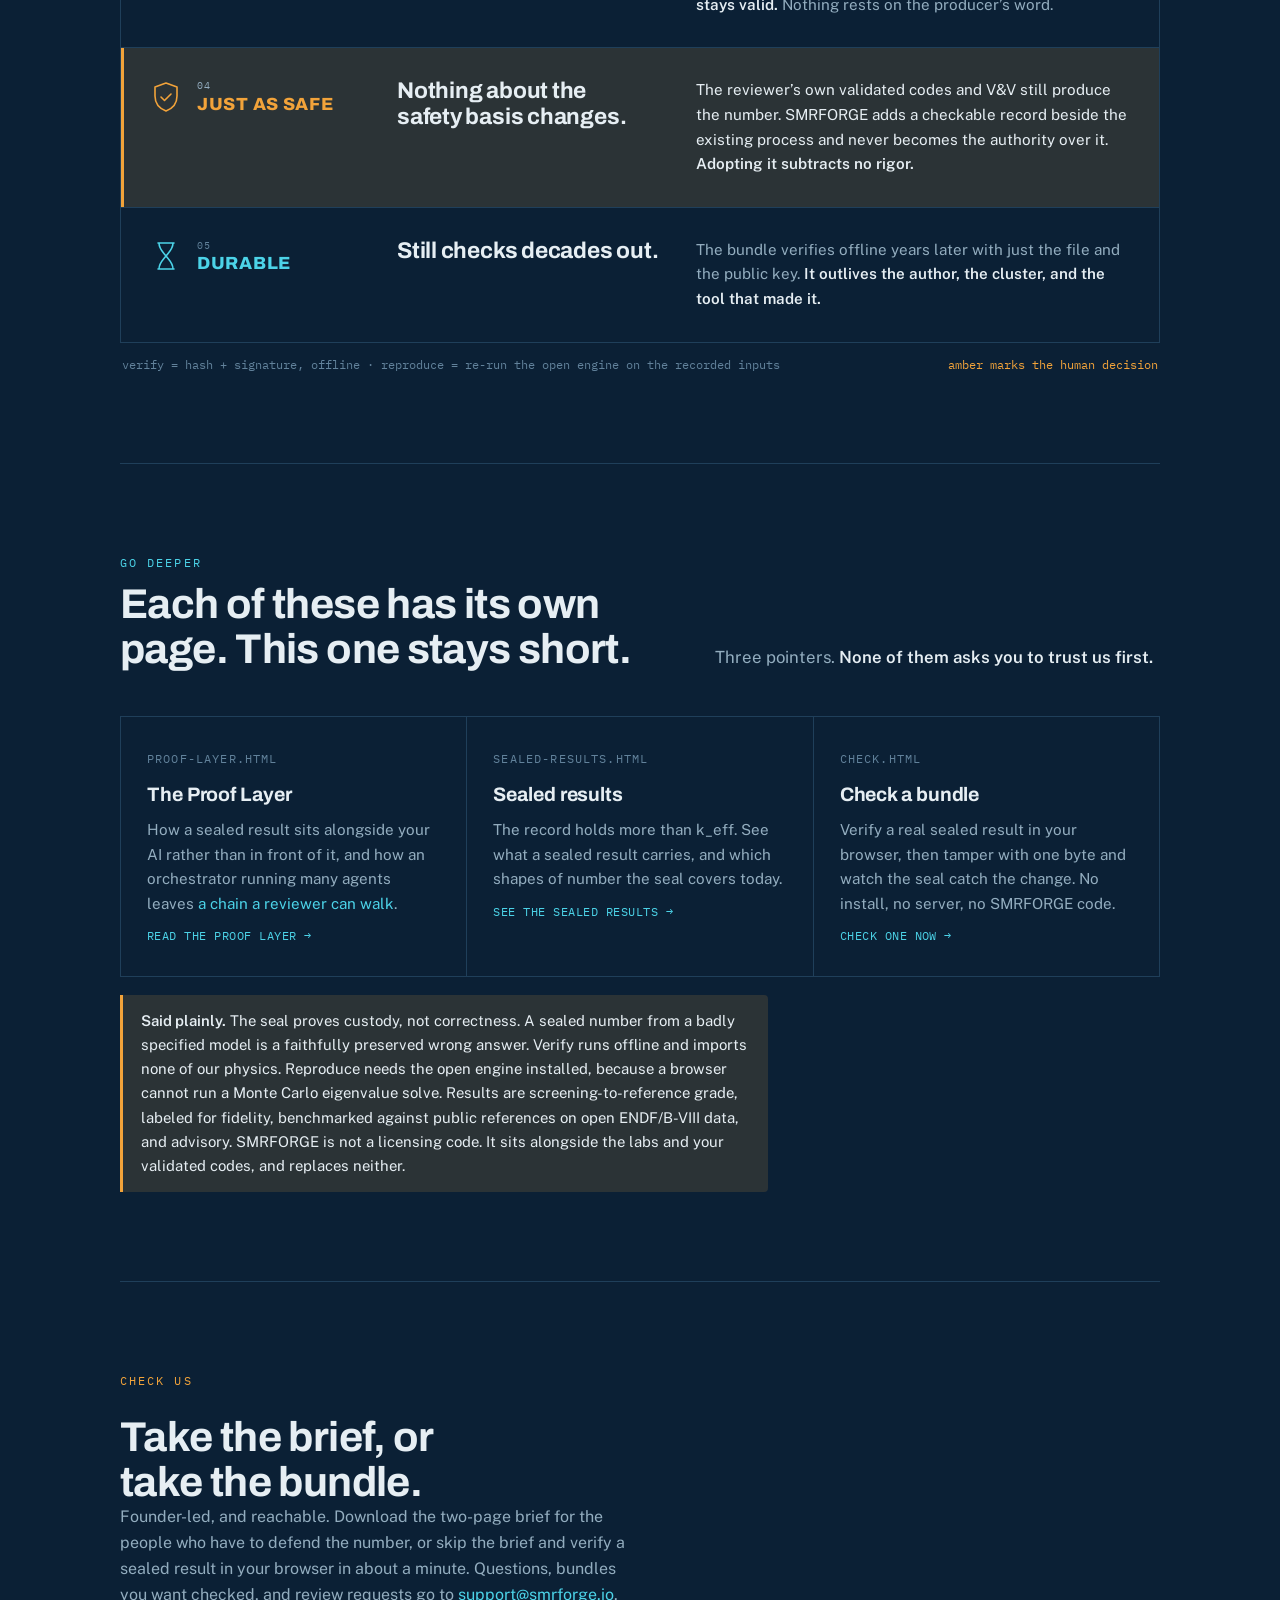
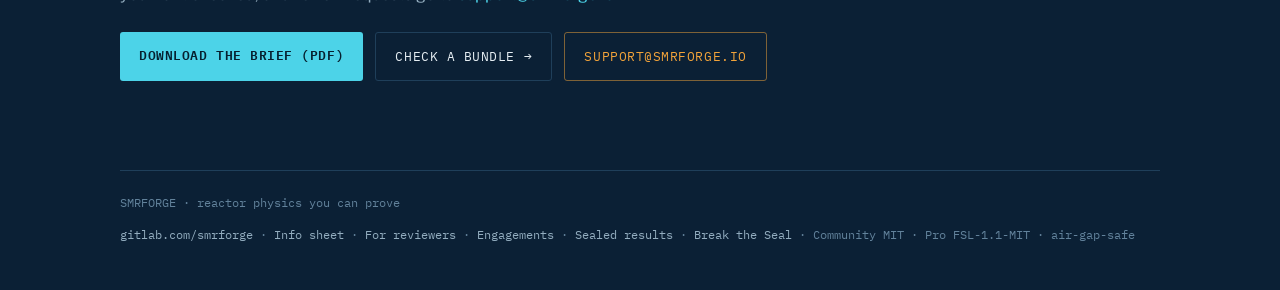
<file: for-reviewers.html>
<!DOCTYPE html>
<html lang="en">
<head>
  <meta charset="UTF-8">
  <meta name="viewport" content="width=device-width, initial-scale=1.0">
  <meta name="google-site-verification" content="rlIf4eIc2Vl0NRAyAg5GZjQ8myi2Sw5cR3YJXz-t9fQ">
  <title>SMRFORGE for reviewers</title>
  <meta name="description" content="For reviewers and regulators. A reviewer can re-run and check a sealed reactor-physics number offline. SMRFORGE seals the result, its inputs, and its provenance into one SHA-256 manifest with one Ed25519 signature, so the number can be confirmed and re-derived without trusting the model, the vendor, or us.">
  <link rel="icon" href="images/smrforge_logo_white_transparent.png" type="image/png">
  <meta property="og:title" content="SMRFORGE for reviewers">
  <meta property="og:description" content="A number you can re-run, not take on faith. One sealed file a reviewer checks offline and re-derives on the open engine. Faster, cost effective, smarter, just as safe, durable.">
  <meta property="og:image" content="https://smrforge.io/images/smrforge_logo_white_transparent.png">
  <meta property="og:url" content="https://smrforge.io/for-reviewers.html">
  <meta property="og:type" content="website">
  <meta name="twitter:card" content="summary_large_image">
  <meta name="twitter:title" content="SMRFORGE for reviewers">
  <meta name="twitter:description" content="A number you can re-run, not take on faith. One sealed file a reviewer checks offline and re-derives on the open engine.">
  <meta name="twitter:image" content="https://smrforge.io/images/smrforge_logo_white_transparent.png">
  <link rel="canonical" href="https://smrforge.io/for-reviewers.html">
  <link rel="preload" as="image" href="images/smrforge_logo_white_transparent.png">
<link rel="preconnect" href="https://fonts.googleapis.com">
<link rel="preconnect" href="https://fonts.gstatic.com" crossorigin>
<link rel="stylesheet" href="https://fonts.googleapis.com/css2?family=Archivo:wght@500;600;700;800&family=Public+Sans:wght@400;500;600;700&family=IBM+Plex+Mono:wght@400;500;600&display=swap">
<style>
  /* ---- SMRFORGE design system (homepage sets it; other pages follow) ----
       ground: prussian navy with a teal undertone · identity: glacier cyan (commands, links, kickers)
       signal: amber, the ONE warm accent, reserved for the thing that gets checked / the human decision
       verdicts: lichen = pass, clay = fail · hairline grids (1px --line) instead of card shadows
       type: Archivo display, Public Sans body, IBM Plex Mono for anything a machine wrote. */
  :root{
    --bg:#0b2035; --bg-2:#0e2640; --surface:#10293f; --surface-2:#143149;
    --line:#1f3f5a; --line-soft:#193449;
    --ink:#e6eef3; --muted:#93adbf; --faint:#62829b;
    --cyan:#4cd3e8; --cyan-2:#7ae3f2; --cyan-soft:rgba(76,211,232,.11);
    --amber:#f2a33a; --amber-soft:rgba(242,163,58,.14);
    --lichen:#9fd67a; --clay:#e0704f;
    --disp:"Archivo",system-ui,"Segoe UI",Helvetica,Arial,sans-serif;
    --body:"Public Sans",system-ui,"Segoe UI",Helvetica,Arial,sans-serif;
    --mono:"IBM Plex Mono",ui-monospace,"Cascadia Mono",Consolas,Menlo,monospace;
    --gutter:clamp(16px,4vw,40px);
  }
  *{box-sizing:border-box}
  html{scroll-behavior:smooth;scroll-padding-top:84px}
  body{margin:0;background:var(--bg);color:var(--ink);font-family:var(--body);line-height:1.62;
    -webkit-font-smoothing:antialiased;overflow-x:hidden}
  .wrap{max-width:1120px;margin:0 auto;padding:0 var(--gutter)}
  a{color:var(--ink)}
  :focus-visible{outline:2px solid var(--cyan);outline-offset:3px;border-radius:2px}
  .mono{font-family:var(--mono);font-variant-numeric:tabular-nums}
  .kicker{font-family:var(--mono);font-size:.72rem;letter-spacing:.18em;text-transform:uppercase;color:var(--cyan);margin:0 0 .6rem}
  .kicker.warm{color:var(--amber)}
  code,.code{font-family:var(--mono);font-size:.9em;color:var(--cyan)}

  /* --- section rhythm --- */
  .sec{padding:clamp(56px,7vw,96px) 0;border-top:1px solid var(--line)}
  .sec-head{display:grid;grid-template-columns:minmax(0,1.1fr) minmax(0,.9fr);gap:clamp(20px,4vw,56px);align-items:end;margin-bottom:clamp(28px,4vw,44px)}
  @media(max-width:820px){.sec-head{grid-template-columns:1fr;gap:14px}}
  .sec h2{font-family:var(--disp);font-weight:700;font-size:clamp(1.75rem,3.6vw,2.6rem);line-height:1.08;letter-spacing:-.015em;margin:0;text-wrap:balance}
  .sec .lead{margin:0;color:var(--muted);font-size:1.05rem;max-width:56ch}
  .sec .lead b{color:var(--ink);font-weight:600}
  .sec .lead a{color:var(--cyan);text-decoration:none}
  .sec .lead a:hover{text-decoration:underline}
  .sec .lead code{font-size:.92em}
  .sub-h{font-family:var(--mono);font-size:.68rem;letter-spacing:.14em;text-transform:uppercase;color:var(--faint);margin:0 0 12px}

  /* --- hairline grid --- */
  .grid{display:grid;gap:1px;background:var(--line);border:1px solid var(--line)}
  .grid>*{background:var(--bg);padding:clamp(20px,2.6vw,28px) clamp(18px,2.4vw,26px);min-width:0}
  .grid.c3{grid-template-columns:repeat(3,minmax(0,1fr))}
  .grid.c2{grid-template-columns:repeat(2,minmax(0,1fr))}
  @media(max-width:720px){.grid.c3,.grid.c2{grid-template-columns:1fr}}
  .cell .cmd{font-family:var(--mono);font-size:.78rem;color:var(--cyan);letter-spacing:.02em;word-break:break-word}
  .cell h3{font-family:var(--disp);font-weight:700;font-size:1.22rem;margin:.55rem 0 .45rem;letter-spacing:-.005em}
  .cell p{margin:0;color:var(--muted);font-size:.95rem}
  .cell p a{color:var(--cyan);text-decoration:none}
  .cell p a:hover{text-decoration:underline}

  /* --- buttons --- */
  .btn{display:inline-block;font-family:var(--mono);font-size:.84rem;letter-spacing:.04em;text-transform:uppercase;
    padding:.78rem 1.2rem;text-decoration:none;border-radius:3px;transition:background .14s,border-color .14s,color .14s}
  .btn.primary{background:var(--cyan);color:#06202f;font-weight:600}
  .btn.primary:hover{background:var(--cyan-2)}
  .btn.line{border:1px solid var(--line);color:var(--ink)}
  .btn.line:hover{border-color:var(--cyan);color:var(--cyan)}
  .btn.warm{border:1px solid rgba(242,163,58,.5);color:var(--amber)}
  .btn.warm:hover{border-color:var(--amber);background:var(--amber-soft)}

  /* --- header --- */
  header.site{position:sticky;top:0;z-index:10;background:rgba(11,32,53,.92);backdrop-filter:blur(8px);
    border-bottom:1px solid var(--line)}
  header.site .bar{display:flex;justify-content:space-between;align-items:center;gap:16px;
    max-width:1120px;margin:0 auto;padding:14px var(--gutter)}
  .brand{display:flex;align-items:center;gap:.65rem;font-family:var(--disp);font-weight:800;font-size:1.35rem;letter-spacing:.03em;text-decoration:none}
  .brand .wm{line-height:1;color:var(--ink)}
  .brand .logo{height:52px;width:auto;display:block}
  .brand b{color:var(--cyan)}
  nav.main{display:flex;gap:22px;align-items:center;font-family:var(--mono);font-size:.76rem;text-transform:uppercase;letter-spacing:.06em}
  nav.main a{color:var(--muted);text-decoration:none;white-space:nowrap}
  nav.main a:hover{color:var(--ink)}
  nav.main a[aria-current="page"]{color:var(--cyan)}
  nav.main .ghost{border:1px solid var(--line);padding:.5rem .85rem;color:var(--ink);border-radius:3px}
  nav.main .ghost:hover{border-color:var(--cyan);color:var(--cyan)}
  @media(max-width:900px){nav.main{gap:14px}nav.main a.sub{display:none}}
  @media(max-width:560px){nav.main a:not(.ghost){display:none}.brand .logo{height:44px}}

  /* --- hero --- */
  .hero{display:grid;grid-template-columns:minmax(0,1.05fr) minmax(0,.95fr);gap:clamp(30px,5vw,64px);
    align-items:center;padding:clamp(48px,7vw,88px) 0 clamp(36px,5vw,64px)}
  @media(max-width:900px){.hero{grid-template-columns:1fr;gap:38px}}
  .problem{font-family:var(--mono);font-size:.84rem;color:var(--muted);margin:0 0 1rem;letter-spacing:.01em}
  h1{font-family:var(--disp);font-weight:800;font-size:clamp(2.5rem,6.2vw,4.4rem);
    line-height:.98;letter-spacing:-.02em;margin:0;text-wrap:balance}
  h1 .u{color:var(--amber);text-decoration:underline;text-decoration-thickness:.08em;
    text-underline-offset:.12em;text-decoration-color:rgba(242,163,58,.55)}
  .desc{font-size:1.12rem;color:var(--ink);max-width:42ch;margin:1.4rem 0 0}
  .desc b{font-weight:600}
  .tagline{font-family:var(--disp);font-weight:700;font-size:1.15rem;margin:1.1rem 0 0;color:var(--ink)}
  .tagline .cx{color:var(--amber)}
  .ctas{display:flex;gap:12px;flex-wrap:wrap;margin-top:1.8rem}

  /* --- the evidence receipt: a ledger, each line says what it proves --- */
  .receipt{background:var(--surface);border:1px solid var(--line);border-top:2px solid var(--cyan);
    font-family:var(--mono);min-width:0}
  .receipt .top{display:flex;justify-content:space-between;align-items:center;gap:10px;
    padding:11px 16px;border-bottom:1px solid var(--line);background:var(--surface-2)}
  .receipt .top .t{font-size:.72rem;letter-spacing:.1em;text-transform:uppercase;color:var(--muted)}
  .receipt .top .dot{width:9px;height:9px;border-radius:50%;background:var(--lichen);flex:none}
  .receipt .mid{padding:20px 18px 10px}
  .receipt .k{font-size:clamp(1.7rem,4vw,2.2rem);color:var(--ink);letter-spacing:.01em;font-variant-numeric:tabular-nums;line-height:1.1}
  .receipt .k small{color:var(--muted);font-size:.9rem;margin-left:.4rem}
  .receipt .tag{display:inline-block;margin-top:.55rem;font-size:.7rem;color:var(--lichen);
    border:1px solid rgba(159,214,122,.4);padding:.06rem .5rem;border-radius:3px;letter-spacing:.04em}
  .receipt .rows{margin-top:16px}
  .receipt .row{display:grid;grid-template-columns:auto minmax(0,1fr);column-gap:14px;row-gap:3px;
    padding:9px 0;border-top:1px dashed var(--line);font-size:.8rem}
  .receipt .row .l{color:var(--faint);letter-spacing:.04em}
  .receipt .row .v{color:var(--muted);text-align:right;overflow-wrap:anywhere}
  .receipt .row .v.ok{color:var(--amber)}
  .receipt .row .pf{grid-column:1/-1;font-family:var(--body);font-size:.76rem;color:var(--faint);line-height:1.45;transition:color .14s}
  .receipt .row:hover .pf,.receipt .row:focus-within .pf{color:var(--muted)}
  .receipt .foot{border-top:1px solid var(--line);padding:11px 18px;display:flex;justify-content:space-between;gap:12px;
    font-size:.74rem;color:var(--faint);background:var(--surface-2)}
  .receipt .foot .pass{color:var(--lichen);letter-spacing:.06em}
  .cap{font-size:.8rem;color:var(--faint);margin:12px 2px 0;font-family:var(--mono);line-height:1.5}

  /* --- honesty note: the one warm callout --- */
  .note{margin:18px 0 0;padding:14px 18px;border-left:3px solid var(--amber);background:var(--amber-soft);
    color:var(--ink);font-size:.93rem;max-width:72ch;border-radius:0 4px 4px 0}
  .note b{font-weight:600}

  /* --- contact + footer --- */
  .contact h2{max-width:22ch}
  .contact p{color:var(--muted);max-width:52ch;margin:0 0 1.5rem}
  .contact p a{color:var(--cyan);text-decoration:none}
  footer{border-top:1px solid var(--line);padding:22px 0 46px;display:flex;justify-content:space-between;
    flex-wrap:wrap;gap:12px;font-family:var(--mono);font-size:.74rem;color:var(--faint)}
  footer a{color:var(--muted);text-decoration:none}
  footer a:hover{color:var(--cyan)}

  /* ===== for-reviewers additions ===== */

  /* --- anatomy of a sealed result: the hero figure --- */
  .anat{background:var(--surface);border:1px solid var(--line);border-top:2px solid var(--cyan);min-width:0}
  .anat .top{display:flex;justify-content:space-between;align-items:center;gap:10px;padding:11px 16px;
    border-bottom:1px solid var(--line);background:var(--surface-2);font-family:var(--mono)}
  .anat .top .t{font-size:.72rem;letter-spacing:.1em;text-transform:uppercase;color:var(--muted)}
  .anat .top .dot{width:9px;height:9px;border-radius:50%;background:var(--lichen);flex:none}
  .anat .fig{padding:14px 12px 8px}
  .anat svg{width:100%;height:auto;display:block}
  .anat .foot{border-top:1px solid var(--line);padding:11px 18px;display:flex;justify-content:space-between;gap:12px;
    font-family:var(--mono);font-size:.74rem;color:var(--faint);background:var(--surface-2)}
  .anat .foot .pass{color:var(--lichen);letter-spacing:.06em}
  .dg text{font-family:var(--mono)}
  .dg .bx{fill:var(--bg);stroke:var(--line)}
  .dg .bx.m{stroke:var(--cyan);stroke-opacity:.8}
  .dg .bx.s{fill:var(--amber-soft);stroke:var(--amber);stroke-opacity:.6}
  .dg .lab{fill:var(--ink);font-size:10px}
  .dg .sm{fill:var(--faint);font-size:8.4px}
  .dg .hx{fill:var(--cyan);font-size:8.6px}
  .dg .mt{fill:var(--muted);font-size:7.6px;letter-spacing:.12em}
  .dg .am{fill:var(--amber);font-size:7.6px;letter-spacing:.12em}
  .dg .ak{fill:var(--ink);font-size:9px}
  .dg .ln{stroke:var(--cyan);stroke-width:1.2;fill:none}
  .dg .ln.d{stroke-dasharray:3 2}
  .dg .ln.a{stroke:var(--amber)}

  /* --- the five qualities: a ledger, one row per thing a reviewer wants --- */
  .five{border:1px solid var(--line);border-top:2px solid var(--cyan);background:var(--bg)}
  .q{display:grid;grid-template-columns:minmax(0,.85fr) minmax(0,1.05fr) minmax(0,1.7fr);
    gap:clamp(14px,2.4vw,36px);align-items:start;padding:clamp(20px,2.6vw,30px) clamp(18px,2.4vw,28px);
    border-top:1px solid var(--line);min-width:0;position:relative}
  .q:first-child{border-top:0}
  .q .id{display:flex;align-items:center;gap:14px;min-width:0}
  .q .ic{width:34px;height:34px;flex:none;color:var(--cyan)}
  .q .ic svg{width:100%;height:100%;display:block}
  .q .no{display:block;font-family:var(--mono);font-size:.64rem;letter-spacing:.14em;color:var(--faint)}
  .q .tn{display:block;font-family:var(--disp);font-weight:800;font-size:1.1rem;letter-spacing:.04em;color:var(--cyan);line-height:1.15}
  .q h3{font-family:var(--disp);font-weight:700;font-size:clamp(1.15rem,1.9vw,1.42rem);line-height:1.15;letter-spacing:-.01em;margin:0;text-wrap:balance}
  .q p{margin:0;color:var(--muted);font-size:.95rem;max-width:58ch}
  .q p b{color:var(--ink);font-weight:600}
  .q.safe{background:var(--amber-soft);box-shadow:inset 3px 0 0 var(--amber)}
  .q.safe .ic,.q.safe .tn{color:var(--amber)}
  .q.safe .no{color:var(--muted)}
  .q.safe p{color:var(--ink)}
  @media(max-width:820px){
    .q{grid-template-columns:1fr;gap:8px}
    .q .id{margin-bottom:4px}
  }
  .five-cap{display:flex;justify-content:space-between;gap:12px;flex-wrap:wrap;margin:12px 2px 0;
    font-family:var(--mono);font-size:.78rem;color:var(--faint);line-height:1.5}
  .five-cap .w{color:var(--amber)}

  /* --- go deeper: pointers, not copies --- */
  .cell .go{display:inline-block;margin-top:.6rem;font-family:var(--mono);font-size:.76rem;letter-spacing:.04em;
    text-transform:uppercase;color:var(--cyan);text-decoration:none}
  .cell .go:hover{text-decoration:underline}
  .cell .where{font-family:var(--mono);font-size:.72rem;letter-spacing:.1em;text-transform:uppercase;color:var(--faint)}

</style>
</head>
<body>
<header class="site">
  <div class="bar">
    <a class="brand" href="/" aria-label="SMRFORGE home"><img class="logo" src="images/smrforge-mark-white.png" alt="SMRFORGE mark"><span class="wm">SMR<b>FORGE</b></span></a>
    <nav class="main" aria-label="Primary">
      <a href="proof-layer.html">Proof Layer</a><a href="https://proof-core.com">proof-core</a><a href="for-reviewers.html" aria-current="page">For reviewers</a><a href="engagements.html">Engagements</a><a href="sealed-results.html">Sealed results</a>
      <a class="ghost" href="check.html">Check a bundle</a>
    </nav>
  </div>
</header>

<div class="wrap">
  <section class="hero">
    <div>
      <p class="kicker">For reviewers and regulators</p>
      <p class="problem">Reactor-physics evidence &middot; one file, checked offline</p>
      <h1>A number you can <span class="u">re-run</span>, not take on faith.</h1>
      <p class="desc">Your team computes a reactor-physics number in whatever code it already uses. SMRFORGE seals
        that result, the inputs that fed it, and the provenance that produced it, into one SHA-256 manifest with one
        Ed25519 signature. The bundle is self-contained, so anyone downstream can confirm it offline and re-derive
        it, <b>without trusting the model, the vendor, or us.</b></p>
      <p class="tagline">Not &ldquo;trust us.&rdquo; <span class="cx">Check us.</span></p>
      <div class="ctas">
        <a class="btn primary" href="smrforge-reviewer-brief.pdf">Download the brief (PDF)</a>
        <a class="btn line" href="check.html">Verify a bundle yourself &rarr;</a>
      </div>
    </div>

    <div>
      <div class="anat" aria-label="Anatomy of a sealed result. Inputs, the result, and provenance are each hashed into one manifest, the manifest is signed, and a reviewer verifies it offline and reproduces it on the open engine.">
        <div class="top"><span class="t">Anatomy of a sealed result</span><span class="dot" aria-hidden="true"></span></div>
        <div class="fig">
          <svg class="dg" viewBox="0 0 420 318" role="img" aria-hidden="true" focusable="false">
            <defs>
              <marker id="arc" viewBox="0 0 8 8" refX="7" refY="4" markerWidth="6" markerHeight="6" orient="auto-start-reverse"><path d="M0 0 L8 4 L0 8 z" fill="#4cd3e8"/></marker>
              <marker id="ara" viewBox="0 0 8 8" refX="7" refY="4" markerWidth="6" markerHeight="6" orient="auto-start-reverse"><path d="M0 0 L8 4 L0 8 z" fill="#f2a33a"/></marker>
            </defs>
            <!-- what goes in -->
            <text x="12" y="14" class="mt">WHAT GOES IN</text>
            <rect x="12" y="22" width="176" height="46" rx="3" class="bx"/>
            <text x="22" y="40" class="lab">inputs/</text>
            <text x="22" y="56" class="sm">geometry, materials, library</text>
            <text x="180" y="40" class="hx" text-anchor="end">sha256</text>

            <rect x="12" y="80" width="176" height="46" rx="3" class="bx"/>
            <text x="22" y="98" class="lab">result.json</text>
            <text x="22" y="114" class="sm">the number, its uncertainty</text>
            <text x="180" y="98" class="hx" text-anchor="end">sha256</text>

            <rect x="12" y="138" width="176" height="46" rx="3" class="bx"/>
            <text x="22" y="156" class="lab">provenance/</text>
            <text x="22" y="172" class="sm">engine, library, toolchain, seed</text>
            <text x="180" y="156" class="hx" text-anchor="end">sha256</text>

            <!-- each fingerprint flows into the manifest -->
            <g class="ln d" marker-end="url(#arc)">
              <path d="M188 45 H214 V102 H230"/>
              <path d="M188 103 H230"/>
              <path d="M188 161 H214 V104 H230"/>
            </g>

            <!-- the manifest -->
            <text x="234" y="14" class="mt">ONE MANIFEST</text>
            <rect x="234" y="22" width="174" height="110" rx="3" class="bx m"/>
            <text x="244" y="40" class="lab">manifest</text>
            <text x="244" y="58" class="sm">inputs/</text><text x="398" y="58" class="hx" text-anchor="end">sha256</text>
            <text x="244" y="72" class="sm">result.json</text><text x="398" y="72" class="hx" text-anchor="end">sha256</text>
            <text x="244" y="86" class="sm">provenance/</text><text x="398" y="86" class="hx" text-anchor="end">sha256</text>
            <text x="244" y="106" class="lab">bundle_sha256</text>
            <text x="244" y="122" class="hx">sha256:0f98&hellip;c8e8</text>

            <!-- the signature -->
            <path class="ln" d="M321 132 V150" marker-end="url(#arc)"/>
            <text x="234" y="166" class="mt">ONE SIGNATURE</text>
            <rect x="234" y="172" width="174" height="40" rx="3" class="bx m"/>
            <text x="244" y="189" class="lab">signature</text>
            <text x="244" y="204" class="hx">ed25519 cfb88804&hellip;</text>

            <!-- the reviewer -->
            <path class="ln a d" d="M321 212 V236" marker-end="url(#ara)"/>
            <rect x="12" y="240" width="396" height="66" rx="3" class="bx s"/>
            <text x="22" y="256" class="am">THE REVIEWER &middot; OFFLINE, NO NETWORK, NO TRUST IN US</text>
            <text x="22" y="275" class="ak">$ smrforge verify bundle.json</text>
            <text x="22" y="288" class="sm">recompute every fingerprint and the signature, name any section that changed</text>
            <text x="22" y="300" class="sm">then reproduce on the open engine, held to a tolerance committed before the run</text>
          </svg>
        </div>
        <div class="foot"><span>hashes illustrative &middot; custody, not correctness</span><span class="pass">CHECKED</span></div>
      </div>
      <p class="cap">The seal proves the number is unaltered and re-derives from its own recorded inputs. Fidelity is
        labeled on every result, and every result is advisory.</p>
    </div>
  </section>
</div>

<div class="wrap" id="five">
  <section class="sec">
    <div class="sec-head">
      <div>
        <p class="kicker">Why a reviewer wants it</p>
        <h2>Five things a regulator wants from a number.</h2>
      </div>
      <p class="lead">A reviewer has to defend a number they did not produce. <b>The seal delivers each of these.</b>
        The fourth is the one the person signing cares about most, so it carries the warm mark.</p>
    </div>

    <div class="five" aria-label="The five qualities a sealed result gives a reviewer">
      <div class="q">
        <div class="id">
          <span class="ic" aria-hidden="true"><svg viewBox="0 0 34 34" fill="none" stroke="currentColor" stroke-width="1.6" stroke-linecap="round" stroke-linejoin="round"><path d="M19 3 8 19h8l-1 12 11-16h-8z"/></svg></span>
          <span><span class="no">01</span><span class="tn">FASTER</span></span>
        </div>
        <h3>Checked in milliseconds, not hours.</h3>
        <p>Verify is a hash check and a signature check. It runs offline on the reviewer&rsquo;s own machine, with no
          cluster and no re-run of the pipeline. <b>If anything inside the bundle changed, the checker names the
          section.</b></p>
      </div>

      <div class="q">
        <div class="id">
          <span class="ic" aria-hidden="true"><svg viewBox="0 0 34 34" fill="none" stroke="currentColor" stroke-width="1.6" stroke-linecap="round" stroke-linejoin="round"><rect x="7" y="8" width="20" height="13" rx="1.5"/><path d="M3 25h28M12 25v2h10v-2"/></svg></span>
          <span><span class="no">02</span><span class="tn">COST EFFECTIVE</span></span>
        </div>
        <h3>A laptop, not a cluster.</h3>
        <p>The expensive Monte Carlo runs once. Downstream, a reviewer re-runs only the cheap deterministic step on
          the sealed upstream constants, which were already verified. <b>A laptop does it.</b></p>
      </div>

      <div class="q">
        <div class="id">
          <span class="ic" aria-hidden="true"><svg viewBox="0 0 34 34" fill="none" stroke="currentColor" stroke-width="1.6" stroke-linecap="round" stroke-linejoin="round"><rect x="7" y="15" width="20" height="14" rx="1.5"/><path d="M11 15v-4a6 6 0 0 1 12 0v4M13 22l3 3 5-6"/></svg></span>
          <span><span class="no">03</span><span class="tn">SMARTER</span></span>
        </div>
        <h3>No trust in the producer.</h3>
        <p>The tolerance is committed before the run, not fitted after it. The seal covers the fingerprints of every
          input and output, so <b>a doctored value is caught while the signature stays valid.</b> Nothing rests on
          the producer&rsquo;s word.</p>
      </div>

      <div class="q safe">
        <div class="id">
          <span class="ic" aria-hidden="true"><svg viewBox="0 0 34 34" fill="none" stroke="currentColor" stroke-width="1.6" stroke-linecap="round" stroke-linejoin="round"><path d="M17 3 6 7v9c0 7 4.5 12.5 11 15 6.5-2.5 11-8 11-15V7z"/><path d="M12 17l3.5 3.5L22 14"/></svg></span>
          <span><span class="no">04</span><span class="tn">JUST AS SAFE</span></span>
        </div>
        <h3>Nothing about the safety basis changes.</h3>
        <p>The reviewer&rsquo;s own validated codes and V&amp;V still produce the number. SMRFORGE adds a checkable
          record beside the existing process and never becomes the authority over it. <b>Adopting it subtracts no
          rigor.</b></p>
      </div>

      <div class="q">
        <div class="id">
          <span class="ic" aria-hidden="true"><svg viewBox="0 0 34 34" fill="none" stroke="currentColor" stroke-width="1.6" stroke-linecap="round" stroke-linejoin="round"><path d="M9 4h16M9 30h16M10 4c0 6 4 9 7 13 3-4 7-7 7-13M10 30c0-6 4-9 7-13 3 4 7 7 7 13"/></svg></span>
          <span><span class="no">05</span><span class="tn">DURABLE</span></span>
        </div>
        <h3>Still checks decades out.</h3>
        <p>The bundle verifies offline years later with just the file and the public key. <b>It outlives the author,
          the cluster, and the tool that made it.</b></p>
      </div>
    </div>
    <div class="five-cap">
      <span>verify = hash + signature, offline &middot; reproduce = re-run the open engine on the recorded inputs</span>
      <span class="w">amber marks the human decision</span>
    </div>
  </section>
</div>

<div class="wrap" id="deeper">
  <section class="sec">
    <div class="sec-head">
      <div>
        <p class="kicker">Go deeper</p>
        <h2>Each of these has its own page. This one stays short.</h2>
      </div>
      <p class="lead">Three pointers. <b>None of them asks you to trust us first.</b></p>
    </div>
    <div class="grid c3">
      <div class="cell">
        <span class="where">proof-layer.html</span>
        <h3>The Proof Layer</h3>
        <p>How a sealed result sits alongside your AI rather than in front of it, and how an orchestrator running
          many agents leaves <a href="proof-layer.html#orchestrate">a chain a reviewer can walk</a>.</p>
        <a class="go" href="proof-layer.html">Read the proof layer &rarr;</a>
      </div>
      <div class="cell">
        <span class="where">sealed-results.html</span>
        <h3>Sealed results</h3>
        <p>The record holds more than k_eff. See what a sealed result carries, and which shapes of number the seal
          covers today.</p>
        <a class="go" href="sealed-results.html">See the sealed results &rarr;</a>
      </div>
      <div class="cell">
        <span class="where">check.html</span>
        <h3>Check a bundle</h3>
        <p>Verify a real sealed result in your browser, then tamper with one byte and watch the seal catch the
          change. No install, no server, no SMRFORGE code.</p>
        <a class="go" href="check.html">Check one now &rarr;</a>
      </div>
    </div>
    <div class="note"><b>Said plainly.</b> The seal proves custody, not correctness. A sealed number from a badly
      specified model is a faithfully preserved wrong answer. Verify runs offline and imports none of our physics.
      Reproduce needs the open engine installed, because a browser cannot run a Monte Carlo eigenvalue solve. Results
      are screening-to-reference grade, labeled for fidelity, benchmarked against public references on open
      ENDF/B-VIII data, and advisory. SMRFORGE is not a licensing code. It sits alongside the labs and your validated
      codes, and replaces neither.</div>
  </section>
</div>

<div class="wrap" id="try">
  <section class="sec contact">
    <p class="kicker warm">Check us</p>
    <h2>Take the brief, or take the bundle.</h2>
    <p>Founder-led, and reachable. Download the two-page brief for the people who have to defend the number, or skip
      the brief and verify a sealed result in your browser in about a minute. Questions, bundles you want checked,
      and review requests go to <a href="mailto:support@smrforge.io">support@smrforge.io</a>.</p>
    <div class="ctas" style="margin-top:0">
      <a class="btn primary" href="smrforge-reviewer-brief.pdf">Download the brief (PDF)</a>
      <a class="btn line" href="check.html">Check a bundle &rarr;</a>
      <a class="btn warm" href="mailto:support@smrforge.io">support@smrforge.io</a>
    </div>
  </section>
</div>

<div class="wrap">
  <footer>
    <span>SMRFORGE &middot; reactor physics you can prove</span>
    <span><a href="https://gitlab.com/smrforge">gitlab.com/smrforge</a> &middot; <a href="info-sheet.html">Info sheet</a> &middot; <a href="for-reviewers.html">For reviewers</a> &middot; <a href="engagements.html">Engagements</a> &middot; <a href="sealed-results.html">Sealed results</a> &middot; <a href="break-the-seal.html">Break the Seal</a> &middot; Community MIT &middot; Pro FSL-1.1-MIT &middot; air-gap-safe</span>
  </footer>
</div>
<script src="script.js"></script>
</body>
</html>
</file>
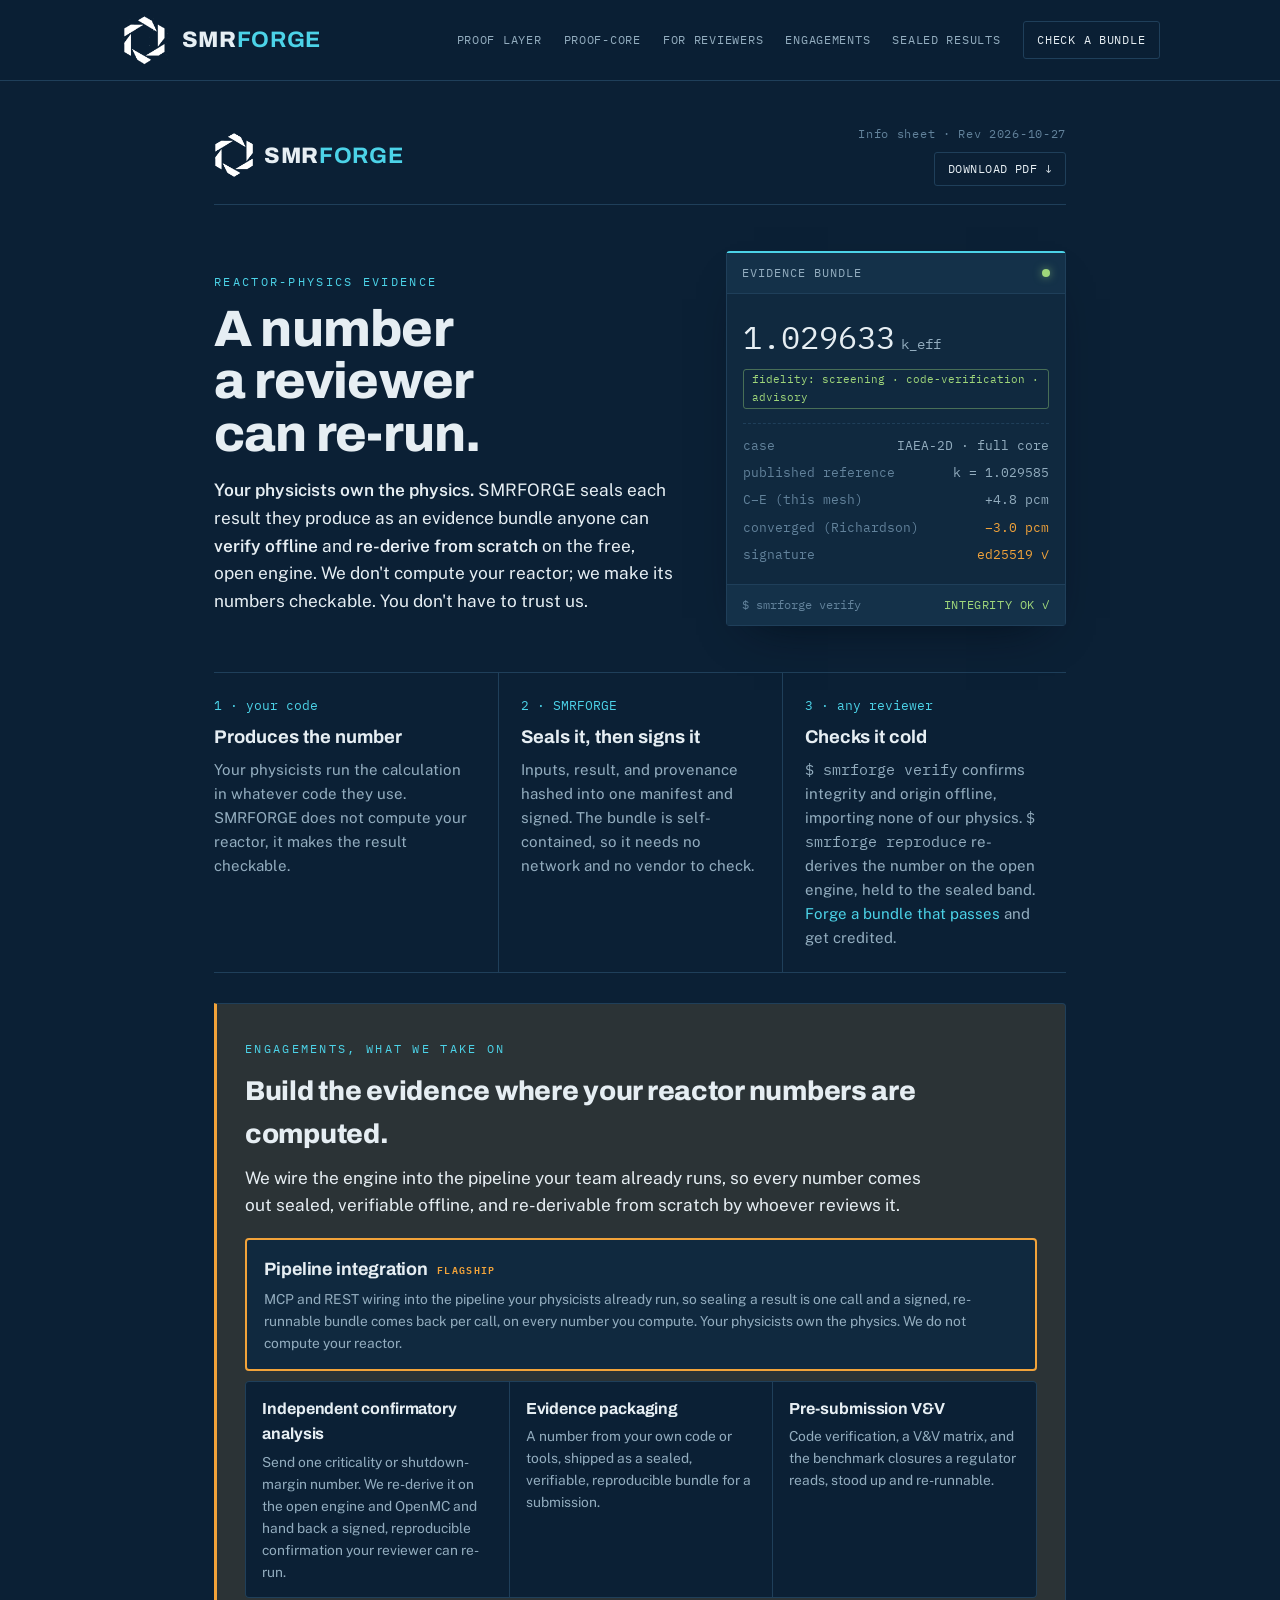
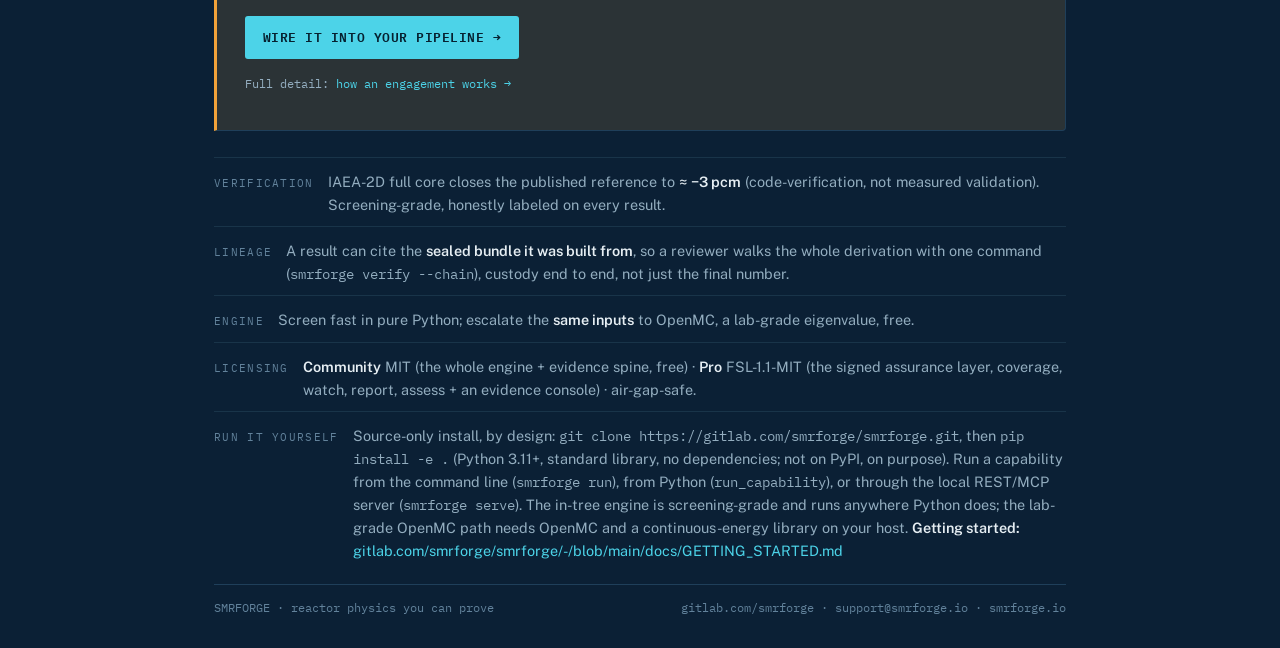
<file: info-sheet.html>
<!DOCTYPE html>
<html lang="en">
<head>
  <meta charset="UTF-8">
  <meta name="viewport" content="width=device-width, initial-scale=1.0">
  <title>SMRFORGE · Information Sheet</title>
  <meta name="description" content="A one-page overview of SMRFORGE: a verifiable, reproducible screening reactor-physics engine for Small Modular Reactor design and analysis. The free open core (MIT) is the whole screening stack; Pro (FSL-1.1-MIT) adds the assurance / regulatory layer for submissions.">
  <link rel="icon" href="images/smrforge_logo_white_transparent.png" type="image/png">
  <link rel="canonical" href="https://smrforge.io/info-sheet.html">
  <meta property="og:title" content="SMRFORGE · Information Sheet">
  <meta property="og:description" content="A one-page overview of SMRFORGE: verifiable, reproducible SMR computational engineering. Screen fast, escalate to OpenMC, ship a sealed evidence bundle.">
  <meta property="og:image" content="https://smrforge.io/images/smrforge_logo_white_transparent.png">
  <meta property="og:url" content="https://smrforge.io/info-sheet.html">
  <meta property="og:type" content="website">
  <meta name="twitter:card" content="summary_large_image">
<link rel="preconnect" href="https://fonts.googleapis.com">
<link rel="preconnect" href="https://fonts.gstatic.com" crossorigin>
<link rel="stylesheet" href="https://fonts.googleapis.com/css2?family=Archivo:wght@600;700;800&family=Public+Sans:wght@400;500;600&family=IBM+Plex+Mono:wght@400;500;600&display=swap">
<style>
  :root{
    --bg:#0b2035; --surface:#10293f; --surface-2:#143149; --line:#1f3f5a; --line-soft:#193449;
    --ink:#e6eef3; --muted:#93adbf; --faint:#62829b;
    --cyan:#4cd3e8; --cyan-2:#7ae3f2; --amber:#f2a33a; --amber-soft:rgba(242,163,58,.14);
    --lichen:#9fd67a;
    --disp:"Archivo",system-ui,"Segoe UI",Helvetica,Arial,sans-serif;
    --body:"Public Sans",system-ui,"Segoe UI",Helvetica,Arial,sans-serif;
    --mono:"IBM Plex Mono",ui-monospace,"Cascadia Mono",Consolas,monospace;
    --gutter:clamp(16px,4vw,40px);
  }
  *{box-sizing:border-box}
  html{scroll-behavior:smooth;scroll-padding-top:84px}
  body{margin:0;background:var(--bg);color:var(--ink);font-family:var(--body);line-height:1.6;
    -webkit-font-smoothing:antialiased}
  .sheet{max-width:940px;margin:0 auto;padding:clamp(26px,4vw,44px) clamp(20px,4vw,44px) 30px}
  .mono{font-family:var(--mono);font-variant-numeric:tabular-nums}
  .kicker{font-family:var(--mono);font-size:.72rem;letter-spacing:.2em;text-transform:uppercase;color:var(--cyan)}
  a{color:var(--cyan);text-decoration:none}

  /* site nav (screen only; hidden in print so the PDF is unchanged) */
  header.site{position:sticky;top:0;z-index:10;background:rgba(11,32,53,.92);backdrop-filter:blur(8px);border-bottom:1px solid var(--line)}
  header.site .bar{display:flex;justify-content:space-between;align-items:center;gap:16px;max-width:1120px;margin:0 auto;padding:14px var(--gutter)}
  header.site .brand{text-decoration:none}
  .brand .logo{height:52px;width:auto;display:block}
  nav.main{display:flex;gap:22px;align-items:center;font-family:var(--mono);font-size:.76rem;text-transform:uppercase;letter-spacing:.06em}
  nav.main a{color:var(--muted);text-decoration:none;white-space:nowrap}
  nav.main a:hover{color:var(--ink)}
  nav.main a[aria-current="page"]{color:var(--cyan)}
  nav.main .ghost{border:1px solid var(--line);padding:.5rem .85rem;color:var(--ink);border-radius:3px}
  nav.main .ghost:hover{border-color:var(--cyan);color:var(--cyan)}
  @media(max-width:900px){nav.main{gap:14px}nav.main a.sub{display:none}}
  @media(max-width:560px){nav.main a:not(.ghost){display:none}.brand .logo{height:44px}}

  /* masthead */
  .mast{display:flex;justify-content:space-between;align-items:center;
    padding-bottom:18px;border-bottom:1px solid var(--line)}
  .brand{display:flex;align-items:center;gap:.65rem}
  .brand img{height:46px;width:auto;display:block}
  .brand .wm{font-family:var(--disp);font-weight:800;font-size:1.4rem;letter-spacing:.03em;color:var(--ink)}
  .brand .wm b{color:var(--cyan)}
  .doc{font-family:var(--mono);font-size:.72rem;color:var(--faint);text-align:right;letter-spacing:.06em;line-height:1.5}
  .doc .dl{display:inline-block;margin-top:10px}

  /* hero */
  .hero{display:grid;grid-template-columns:1.15fr .85fr;gap:clamp(26px,4vw,52px);align-items:center;
    padding:clamp(30px,4vw,46px) 0}
  @media(max-width:760px){.hero{grid-template-columns:1fr;gap:26px}}
  h1{font-family:var(--disp);font-weight:800;font-size:clamp(2.1rem,5vw,3.2rem);line-height:1.02;
    letter-spacing:-.015em;margin:.5rem 0 0;text-wrap:balance}
  .lede{font-size:1.08rem;color:var(--ink);max-width:42ch;margin:1.1rem 0 0}
  .lede b{font-weight:600}

  /* the one lifted object */
  .receipt{background:var(--surface);border:1px solid var(--line);border-top:2px solid var(--cyan);
    border-radius:4px;font-family:var(--mono);box-shadow:0 20px 48px -28px rgba(2,10,20,.9)}
  .receipt .rt{display:flex;justify-content:space-between;align-items:center;padding:11px 15px;
    border-bottom:1px solid var(--line);background:var(--surface-2);font-size:.72rem;
    letter-spacing:.09em;text-transform:uppercase;color:var(--muted)}
  .receipt .rt .dot{width:8px;height:8px;border-radius:50%;background:var(--lichen);box-shadow:0 0 8px rgba(159,214,122,.6)}
  .receipt .rm{padding:18px 16px}
  .receipt .k{font-size:2rem;color:var(--ink)}
  .receipt .k small{color:var(--muted);font-size:.86rem;margin-left:.4rem}
  .receipt .tag{display:inline-block;margin-top:.35rem;font-size:.7rem;color:var(--lichen);
    border:1px solid rgba(159,214,122,.4);padding:.05rem .5rem;border-radius:3px}
  .receipt .rows{border-top:1px dashed var(--line);margin-top:14px;padding-top:12px;display:grid;gap:7px;font-size:.8rem}
  .receipt .r{display:flex;justify-content:space-between}
  .receipt .r .l{color:var(--faint)} .receipt .r .v{color:var(--muted)} .receipt .r .v.ok{color:var(--amber)}
  .receipt .rf{border-top:1px solid var(--line);padding:11px 15px;display:flex;justify-content:space-between;
    font-size:.72rem;color:var(--faint);background:var(--surface-2)}
  .receipt .rf .ok{color:var(--lichen);letter-spacing:.05em}

  /* two-up: check it */
  .check{display:grid;grid-template-columns:repeat(3,1fr);gap:0;border-top:1px solid var(--line);border-bottom:1px solid var(--line)}
  @media(max-width:640px){.check{grid-template-columns:1fr}}
  .check .c{padding:22px 22px}
  .check .c:first-child{padding-left:0}
  .check .c + .c{border-left:1px solid var(--line)}
  @media(max-width:640px){.check .c + .c{border-left:0;border-top:1px solid var(--line)} .check .c{padding:20px 0}}
  .check .cmd{font-family:var(--mono);font-size:.82rem;color:var(--cyan)}
  .check h3{font-family:var(--disp);font-weight:700;font-size:1.15rem;margin:.4rem 0 .35rem}
  .check p{margin:0;color:var(--muted);font-size:.94rem;max-width:44ch}

  /* the ask */
  .ask{margin:30px 0 0;border:1px solid var(--line);border-left:3px solid var(--amber);
    background:var(--amber-soft);border-radius:0 4px 4px 0;padding:24px clamp(18px,3vw,28px)}
  .ask h2{font-family:var(--disp);font-weight:800;font-size:clamp(1.35rem,2.6vw,1.7rem);margin:.2rem 0 .5rem;letter-spacing:-.01em}
  .ask p.lede{margin:0;color:var(--ink);max-width:64ch}
  /* the engagement menu, the types, made legible */
  .flagship-type{margin:18px 0 0;border:2px solid var(--amber);background:var(--surface);border-radius:4px;
    padding:15px 17px;display:flex;flex-direction:column;gap:.25rem}
  .flagship-type .tn{font-family:var(--disp);font-weight:700;font-size:1.12rem;color:var(--ink);letter-spacing:-.005em}
  .flagship-type .tn .fl{font-family:var(--mono);font-size:.6rem;font-weight:600;letter-spacing:.14em;text-transform:uppercase;color:var(--amber);margin-left:.55rem;vertical-align:.12em}
  .flagship-type .td{color:var(--muted);font-size:.86rem}
  .types{margin:10px 0 0;display:grid;grid-template-columns:repeat(3,1fr);gap:1px;background:var(--line);
    border:1px solid var(--line);border-radius:4px;overflow:hidden}
  @media(max-width:640px){.types{grid-template-columns:1fr}}
  .type{background:var(--bg);padding:14px 16px;display:flex;flex-direction:column;gap:.25rem}
  .type .tn{font-family:var(--disp);font-weight:700;font-size:1rem;color:var(--ink);letter-spacing:-.005em}
  .type .td{color:var(--muted);font-size:.86rem}
  .ask .also{margin-top:.9rem;font-family:var(--mono);font-size:.78rem;color:var(--muted)}
  .ask .also b{color:var(--amber);font-weight:600}
  .ask .cta{display:inline-block;margin-top:1.1rem;font-family:var(--mono);font-size:.84rem;
    letter-spacing:.04em;text-transform:uppercase;background:var(--cyan);color:#06202f;font-weight:600;
    padding:.7rem 1.1rem;border-radius:3px}

  /* slim footer facts */
  .facts{margin-top:26px;display:grid;gap:10px}
  .fact{display:grid;grid-template-columns:auto 1fr;gap:14px;align-items:baseline;
    padding-top:12px;border-top:1px solid var(--line-soft);font-size:.9rem}
  .fact .fl{font-family:var(--mono);font-size:.68rem;letter-spacing:.12em;text-transform:uppercase;color:var(--faint);white-space:nowrap}
  .fact .fv{color:var(--muted)} .fact .fv b{color:var(--ink);font-weight:600}
  footer{margin-top:22px;padding-top:14px;border-top:1px solid var(--line);
    font-family:var(--mono);font-size:.74rem;color:var(--faint);display:flex;justify-content:space-between;flex-wrap:wrap;gap:8px}

  .dl{font-family:var(--mono);font-size:.72rem;letter-spacing:.04em;text-transform:uppercase;
    border:1px solid var(--line);color:var(--ink);padding:.45rem .8rem;border-radius:3px}
  .dl:hover{border-color:var(--cyan);color:var(--cyan)}

  @media print{
    @page{size:letter;margin:14mm}
    body{-webkit-print-color-adjust:exact;print-color-adjust:exact}
    header.site{display:none}
    .dl{display:none}
    .hero,.ask,.check,.facts,footer{break-inside:avoid}
  }
</style>
</head>
<body>
<header class="site">
  <div class="bar">
    <a class="brand" href="/" aria-label="SMRFORGE home"><img class="logo" src="images/smrforge-mark-white.png" alt="SMRFORGE mark"><span class="wm">SMR<b>FORGE</b></span></a>
    <nav class="main" aria-label="Primary">
      <a href="proof-layer.html">Proof Layer</a><a href="https://proof-core.com">proof-core</a><a href="for-reviewers.html">For reviewers</a><a href="engagements.html">Engagements</a><a href="sealed-results.html">Sealed results</a>
      <a class="ghost" href="check.html">Check a bundle</a>
    </nav>
  </div>
</header>
<div class="sheet">
  <div class="mast">
    <div class="brand"><img src="[data-uri]" alt="SMRFORGE"><span class="wm">SMR<b>FORGE</b></span></div>
    <div class="doc">Info sheet · Rev 2026-10-27<br><a class="dl" href="smrforge-info-sheet.pdf" download>Download PDF ↓</a></div>
  </div>

  <section class="hero">
    <div>
      <p class="kicker">Reactor-physics evidence</p>
      <h1>A number a reviewer can re-run.</h1>
      <p class="lede"><b>Your physicists own the physics.</b> SMRFORGE seals each result they produce as an
        evidence bundle anyone can <b>verify offline</b> and <b>re-derive from scratch</b>
        on the free, open engine. We don't compute your reactor; we make its numbers checkable. You don't have to trust us.</p>
    </div>
    <div class="receipt" aria-label="Example evidence bundle: SMRFORGE computes a k-effective of 1.029633 for the IAEA-2D benchmark, which is plus 4.8 pcm from the published reference of 1.029585 at this mesh and converges to minus 3 pcm by Richardson extrapolation; sealed, signed, integrity check passing.">
      <div class="rt"><span>Evidence bundle</span><span class="dot" aria-hidden="true"></span></div>
      <div class="rm">
        <div class="k">1.029633<small>k_eff</small></div>
        <span class="tag">fidelity: screening · code-verification · advisory</span>
        <div class="rows">
          <div class="r"><span class="l">case</span><span class="v">IAEA-2D · full core</span></div>
          <div class="r"><span class="l">published reference</span><span class="v">k = 1.029585</span></div>
          <div class="r"><span class="l">C&minus;E (this mesh)</span><span class="v">+4.8 pcm</span></div>
          <div class="r"><span class="l">converged (Richardson)</span><span class="v ok">&minus;3.0 pcm</span></div>
          <div class="r"><span class="l">signature</span><span class="v ok">ed25519 ✓</span></div>
        </div>
      </div>
      <div class="rf"><span>$ smrforge verify</span><span class="ok">INTEGRITY OK ✓</span></div>
    </div>
  </section>

  <section class="check">
    <div class="c">
      <div class="cmd">1 &middot; your code</div>
      <h3>Produces the number</h3>
      <p>Your physicists run the calculation in whatever code they use. SMRFORGE does not compute your reactor, it makes the result checkable.</p>
    </div>
    <div class="c">
      <div class="cmd">2 &middot; SMRFORGE</div>
      <h3>Seals it, then signs it</h3>
      <p>Inputs, result, and provenance hashed into one manifest and signed. The bundle is self-contained, so it needs no network and no vendor to check.</p>
    </div>
    <div class="c">
      <div class="cmd">3 &middot; any reviewer</div>
      <h3>Checks it cold</h3>
      <p><span class="mono">$ smrforge verify</span> confirms integrity and origin offline, importing none of our physics. <span class="mono">$ smrforge reproduce</span> re-derives the number on the open engine, held to the sealed band. <a href="https://smrforge.io/break-the-seal.html">Forge a bundle that passes</a> and get credited.</p>
    </div>
  </section>

  <section class="ask">
    <p class="kicker">Engagements, what we take on</p>
    <h2>Build the evidence where your reactor numbers are computed.</h2>
    <p class="lede">We wire the engine into the pipeline your team already runs, so every number comes out sealed, verifiable offline,
      and re-derivable from scratch by whoever reviews it.</p>
    <div class="flagship-type">
      <span class="tn">Pipeline integration<span class="fl">flagship</span></span>
      <span class="td">MCP and REST wiring into the pipeline your physicists already run, so sealing a result is one call and a signed, re-runnable bundle comes back per call, on every number you compute. Your physicists own the physics. We do not compute your reactor.</span>
    </div>
    <div class="types">
      <div class="type">
        <span class="tn">Independent confirmatory analysis</span>
        <span class="td">Send one criticality or shutdown-margin number. We re-derive it on the open engine and OpenMC and hand back a signed, reproducible confirmation your reviewer can re-run.</span>
      </div>
      <div class="type">
        <span class="tn">Evidence packaging</span>
        <span class="td">A number from your own code or tools, shipped as a sealed, verifiable, reproducible bundle for a submission.</span>
      </div>
      <div class="type">
        <span class="tn">Pre-submission V&amp;V</span>
        <span class="td">Code verification, a V&amp;V matrix, and the benchmark closures a regulator reads, stood up and re-runnable.</span>
      </div>
    </div>
    <a class="cta" href="mailto:support@smrforge.io?subject=Pipeline%20integration">Wire it into your pipeline →</a>
    <p class="also">Full detail: <a href="engagements.html">how an engagement works →</a></p>
  </section>

  <div class="facts">
    <div class="fact"><span class="fl">Verification</span><span class="fv">IAEA-2D full core closes the published reference to <b>≈ −3 pcm</b> (code-verification, not measured validation). Screening-grade, honestly labeled on every result.</span></div>
    <div class="fact"><span class="fl">Lineage</span><span class="fv">A result can cite the <b>sealed bundle it was built from</b>, so a reviewer walks the whole derivation with one command (<span class="mono">smrforge verify --chain</span>), custody end to end, not just the final number.</span></div>
    <div class="fact"><span class="fl">Engine</span><span class="fv">Screen fast in pure Python; escalate the <b>same inputs</b> to OpenMC, a lab-grade eigenvalue, free.</span></div>
    <div class="fact"><span class="fl">Licensing</span><span class="fv"><b>Community</b> MIT (the whole engine + evidence spine, free) · <b>Pro</b> FSL-1.1-MIT (the signed assurance layer, coverage, watch, report, assess + an evidence console) · air-gap-safe.</span></div>
    <div class="fact"><span class="fl">Run it yourself</span><span class="fv">Source-only install, by design: <span class="mono">git clone https://gitlab.com/smrforge/smrforge.git</span>, then <span class="mono">pip install -e .</span> (Python 3.11+, standard library, no dependencies; not on PyPI, on purpose). Run a capability from the command line (<span class="mono">smrforge run</span>), from Python (<span class="mono">run_capability</span>), or through the local REST/MCP server (<span class="mono">smrforge serve</span>). The in-tree engine is screening-grade and runs anywhere Python does; the lab-grade OpenMC path needs OpenMC and a continuous-energy library on your host. <b>Getting started:</b> <a href="https://gitlab.com/smrforge/smrforge/-/blob/main/docs/GETTING_STARTED.md">gitlab.com/smrforge/smrforge/-/blob/main/docs/GETTING_STARTED.md</a></span></div>
  </div>

  <footer>
    <span>SMRFORGE · reactor physics you can prove</span>
    <span>gitlab.com/smrforge · support@smrforge.io · smrforge.io</span>
  </footer>
</div>
<script src="script.js"></script>
</body>
</html>
</file>
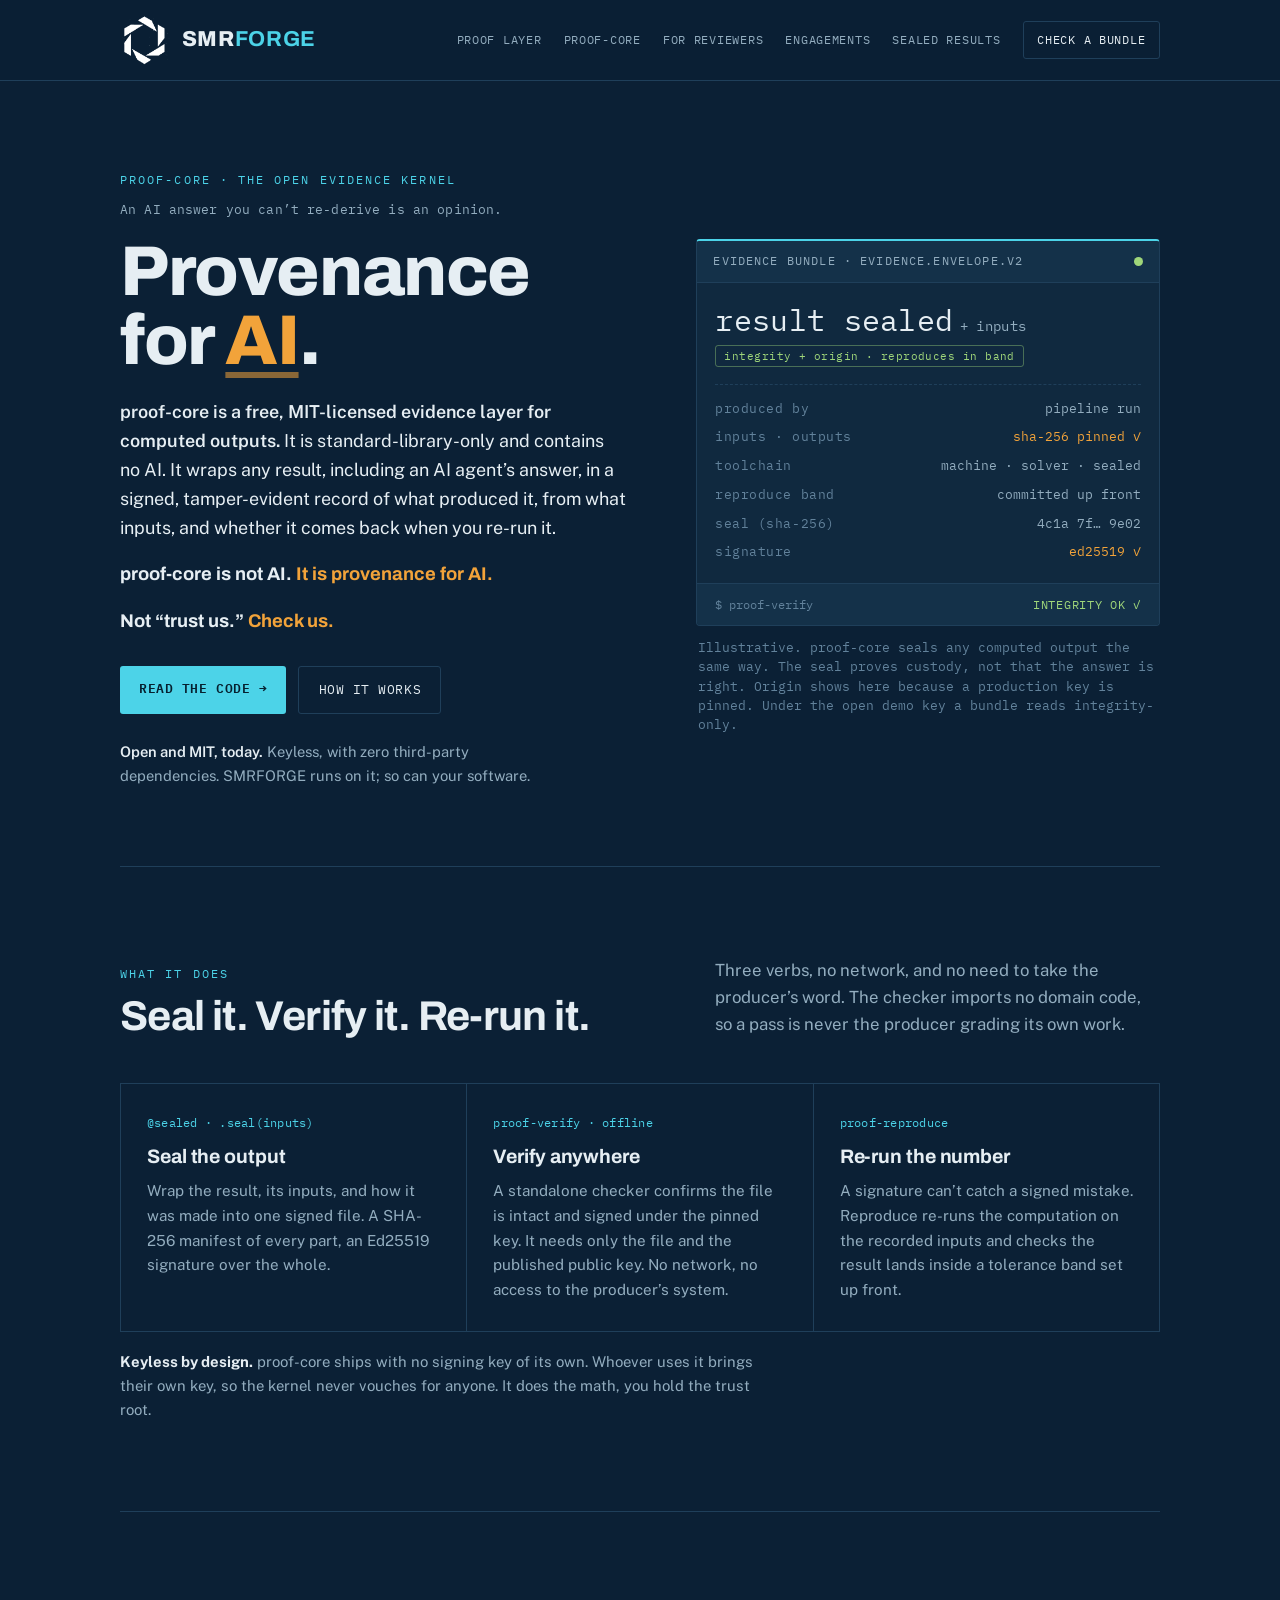
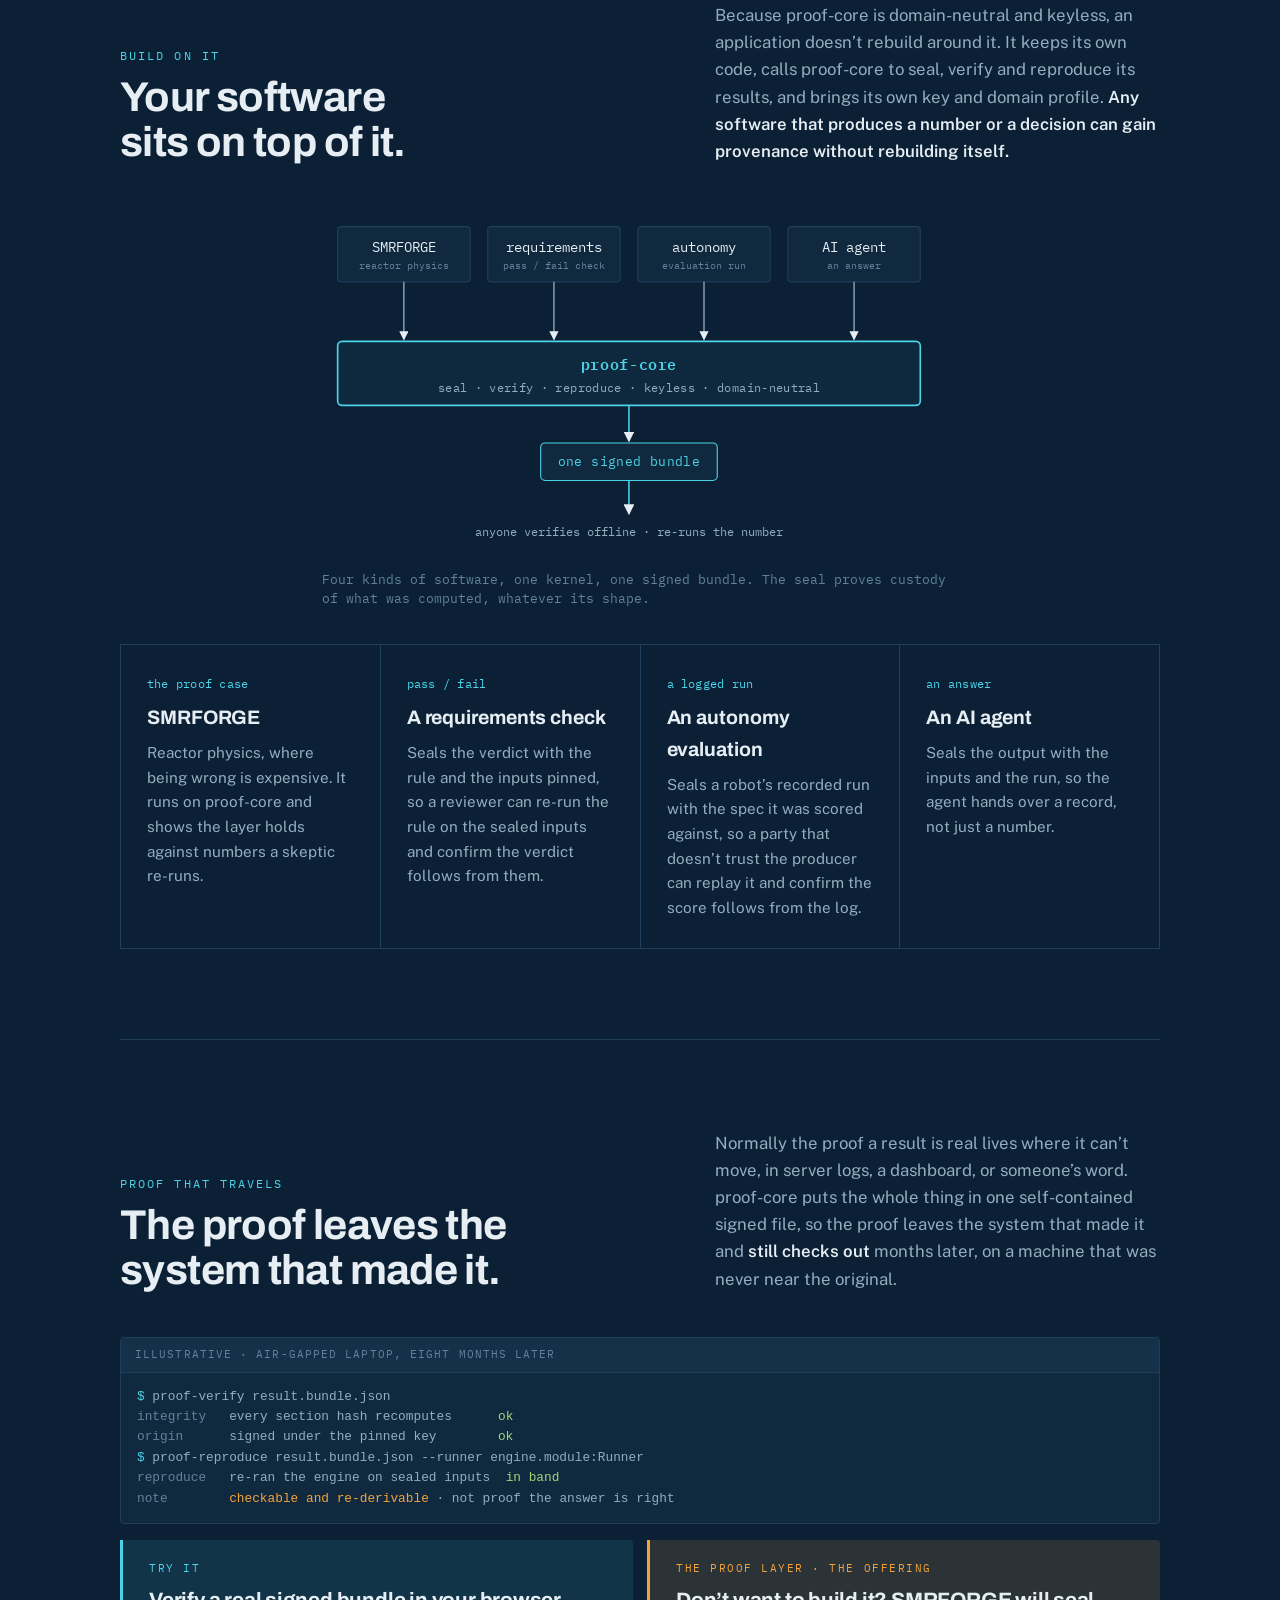
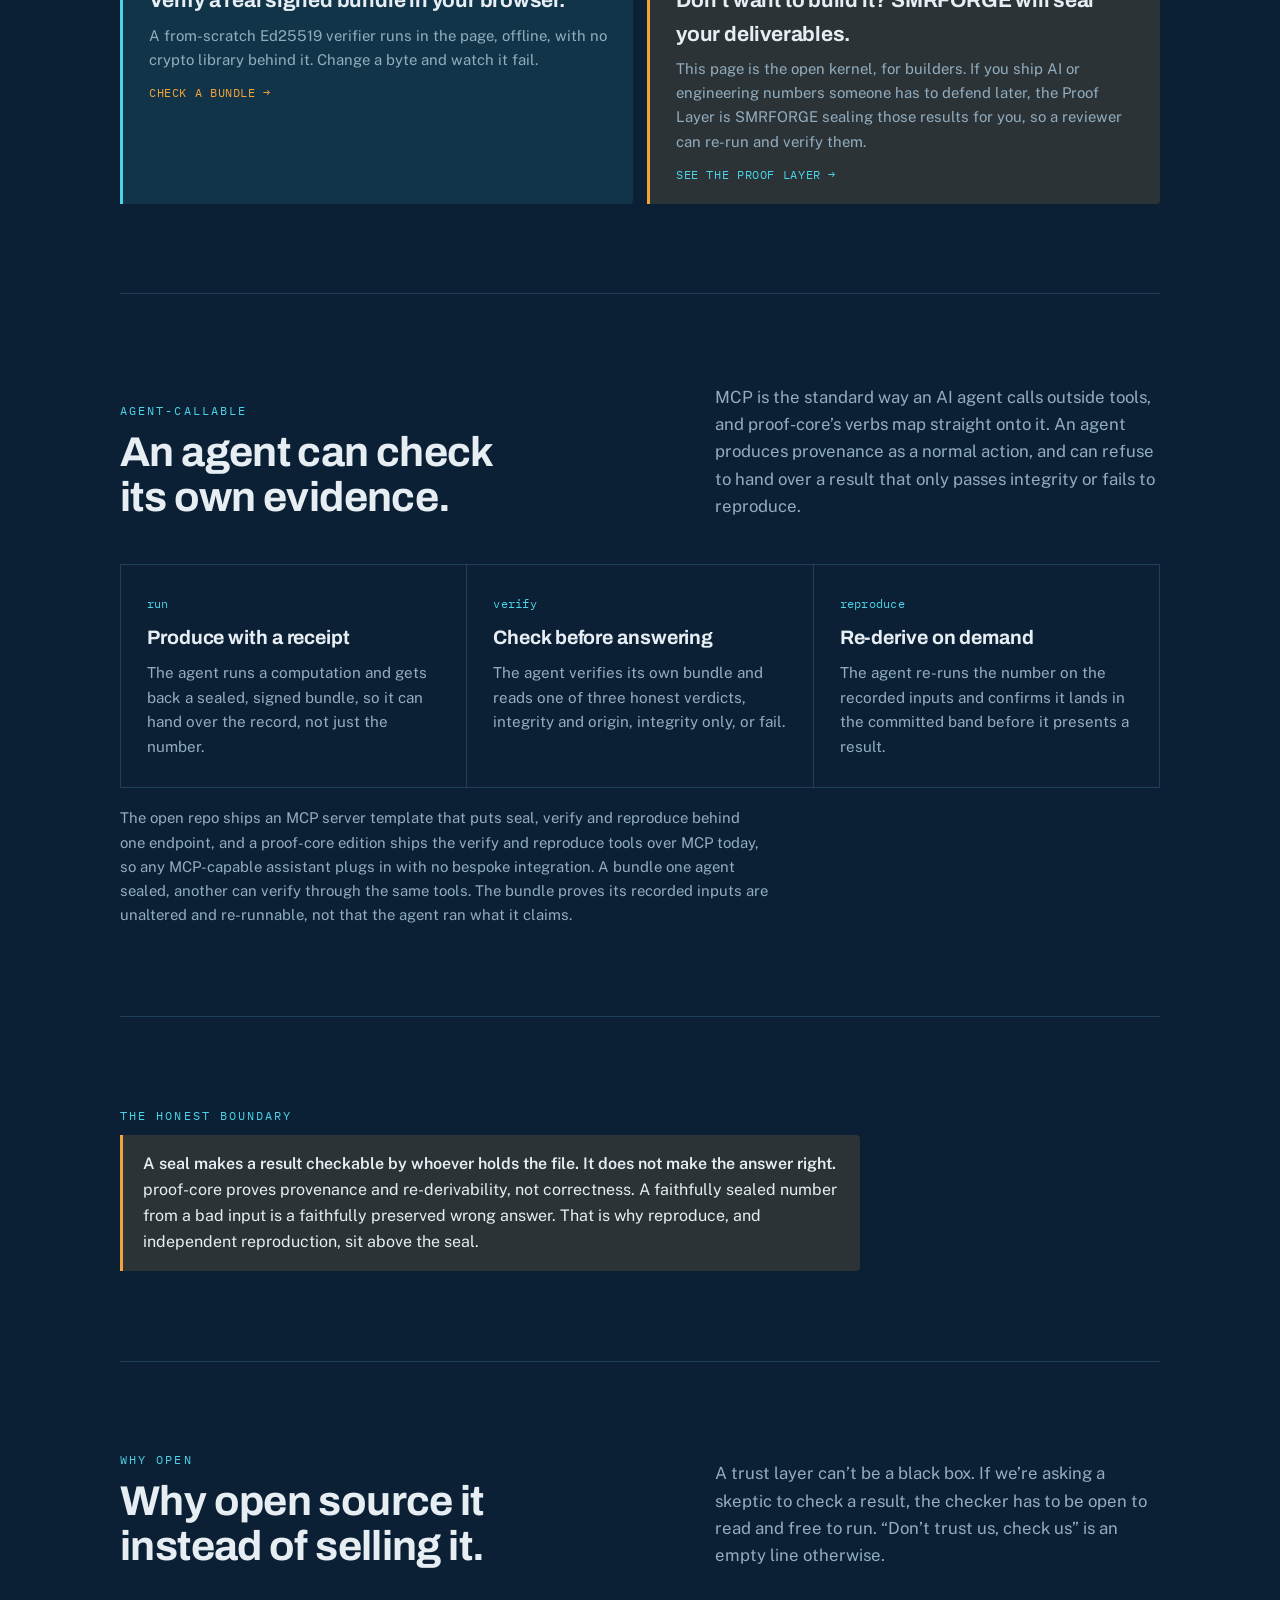
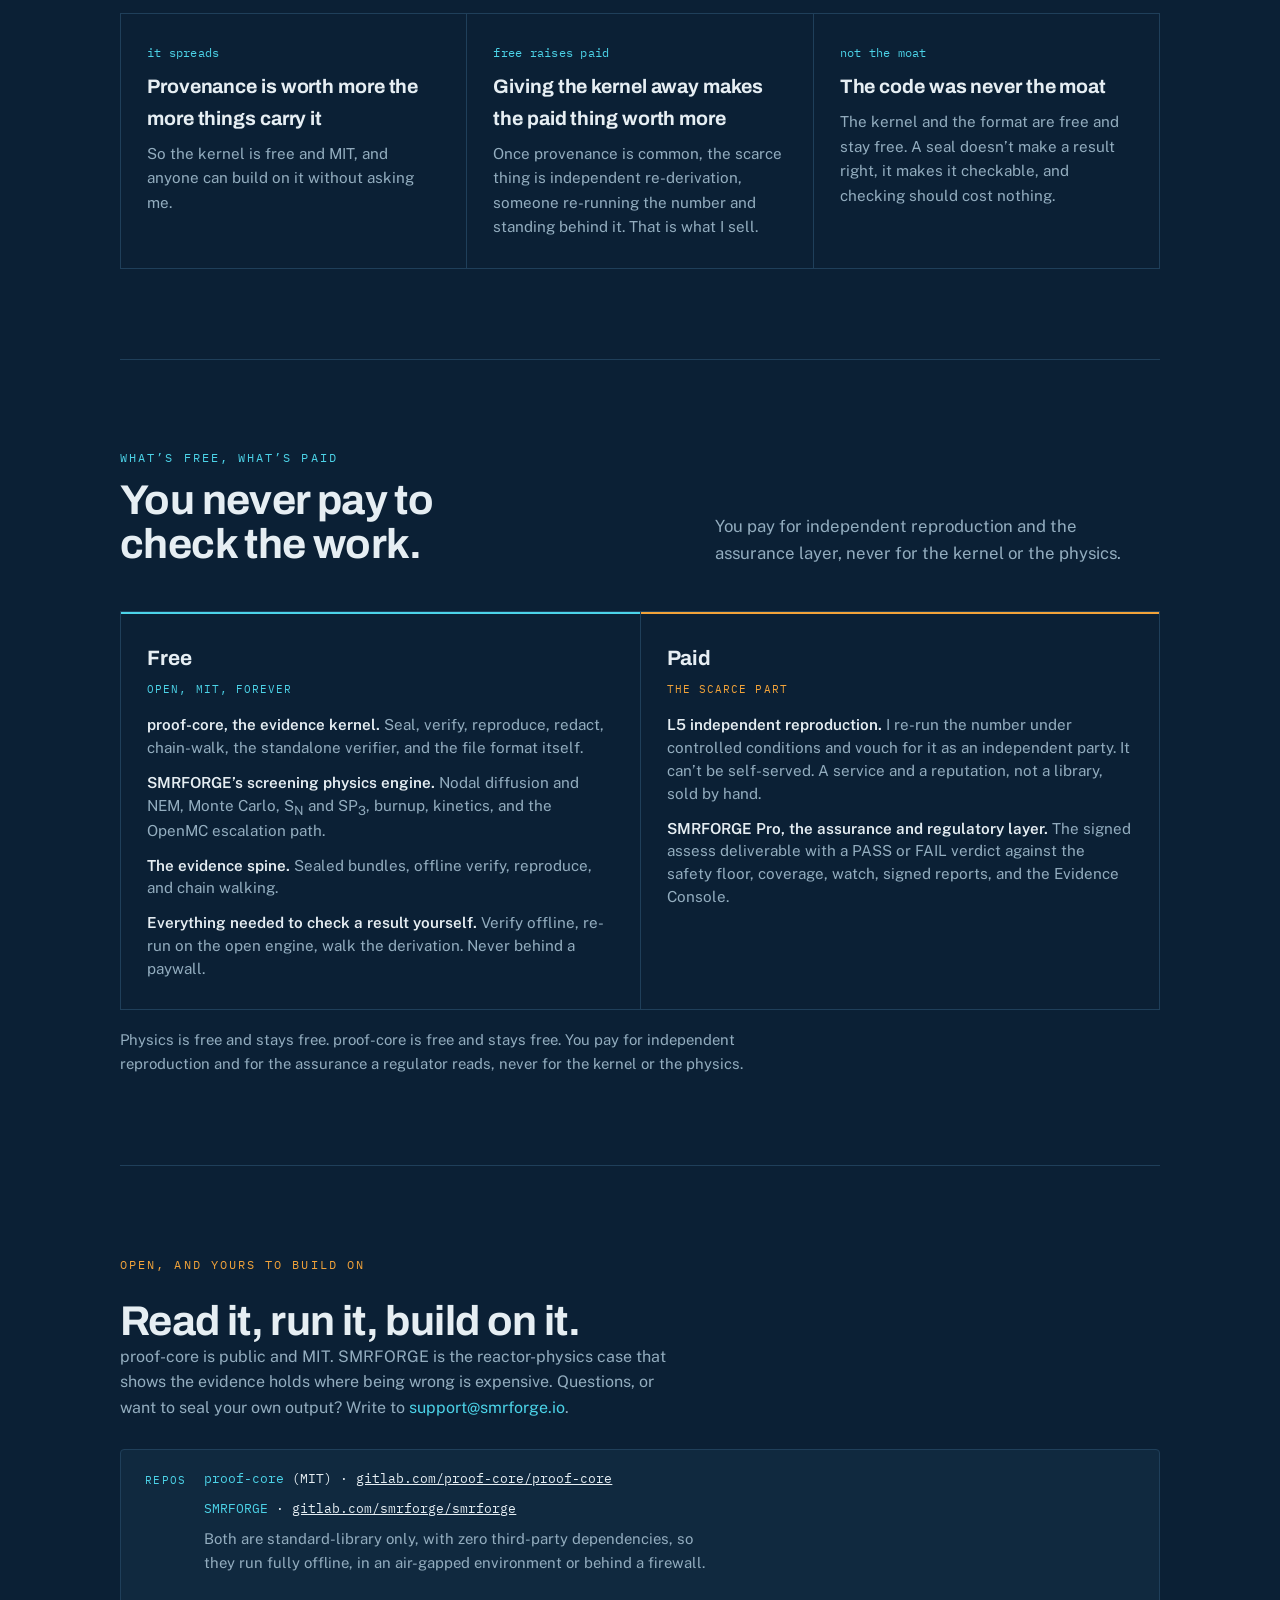
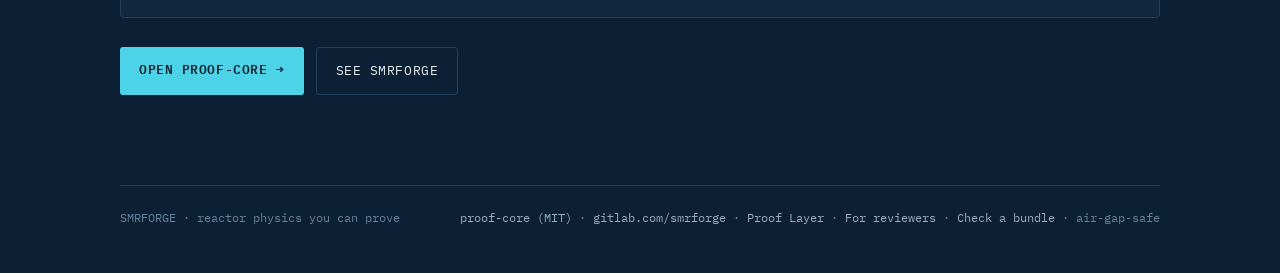
<file: proof-core.html>
<!DOCTYPE html>
<html lang="en">
<head>
  <meta charset="UTF-8">
  <meta name="viewport" content="width=device-width, initial-scale=1.0">
  <meta name="google-site-verification" content="rlIf4eIc2Vl0NRAyAg5GZjQ8myi2Sw5cR3YJXz-t9fQ">
  <title>proof-core · Provenance for AI</title>
  <meta name="description" content="proof-core is a free, MIT-licensed evidence layer for computed outputs. Stdlib-only and keyless, it wraps any result, including an AI agent's answer, in a signed, tamper-evident record of what produced it, from what inputs, and whether it comes back when you re-run it. Software sits on top of it without rebuilding. proof-core is not AI. It is provenance for AI.">
  <link rel="icon" href="images/smrforge_logo_white_transparent.png" type="image/png">
  <meta property="og:title" content="proof-core · Provenance for AI">
  <meta property="og:description" content="A free, MIT, keyless evidence layer. Seal any computed output, including an AI's, into one signed file anyone can verify offline and re-run later. proof-core is not AI. It is provenance for AI.">
  <meta property="og:image" content="https://smrforge.io/images/smrforge_logo_white_transparent.png">
  <meta property="og:url" content="https://smrforge.io/proof-core.html">
  <meta property="og:type" content="website">
  <meta name="twitter:card" content="summary_large_image">
  <meta name="twitter:title" content="proof-core · Provenance for AI">
  <meta name="twitter:description" content="Open, MIT, keyless evidence layer. Seal, verify and reproduce any computed output, including an agent's answer. Provenance for AI.">
  <meta name="twitter:image" content="https://smrforge.io/images/smrforge_logo_white_transparent.png">
  <link rel="canonical" href="https://smrforge.io/proof-core.html">
  <link rel="preload" as="image" href="images/smrforge_logo_white_transparent.png">
  <link rel="preconnect" href="https://fonts.googleapis.com">
  <link rel="preconnect" href="https://fonts.gstatic.com" crossorigin>
  <link rel="stylesheet" href="https://fonts.googleapis.com/css2?family=Archivo:wght@500;600;700;800&family=Public+Sans:wght@400;500;600;700&family=IBM+Plex+Mono:wght@400;500;600&display=swap">
<style>
  /* ---- SMRFORGE design system (homepage sets it; other pages follow) ----
       ground: prussian navy with a teal undertone · identity: glacier cyan (commands, links, kickers)
       signal: amber, the ONE warm accent, reserved for the thing that gets checked / the human decision
       verdicts: lichen = pass, clay = fail · hairline grids (1px --line) instead of card shadows
       type: Archivo display, Public Sans body, IBM Plex Mono for anything a machine wrote. */
  :root{
    --bg:#0b2035; --bg-2:#0e2640; --surface:#10293f; --surface-2:#143149;
    --line:#1f3f5a; --line-soft:#193449;
    --ink:#e6eef3; --muted:#93adbf; --faint:#62829b;
    --cyan:#4cd3e8; --cyan-2:#7ae3f2; --cyan-soft:rgba(76,211,232,.11);
    --amber:#f2a33a; --amber-soft:rgba(242,163,58,.14);
    --lichen:#9fd67a; --clay:#e0704f;
    --disp:"Archivo",system-ui,"Segoe UI",Helvetica,Arial,sans-serif;
    --body:"Public Sans",system-ui,"Segoe UI",Helvetica,Arial,sans-serif;
    --mono:"IBM Plex Mono",ui-monospace,"Cascadia Mono",Consolas,Menlo,monospace;
    --gutter:clamp(16px,4vw,40px);
  }
  *{box-sizing:border-box}
  html{scroll-behavior:smooth;scroll-padding-top:84px}
  body{margin:0;background:var(--bg);color:var(--ink);font-family:var(--body);line-height:1.62;
    -webkit-font-smoothing:antialiased;overflow-x:hidden}
  .wrap{max-width:1120px;margin:0 auto;padding:0 var(--gutter)}
  a{color:var(--ink)}
  :focus-visible{outline:2px solid var(--cyan);outline-offset:3px;border-radius:2px}
  .mono{font-family:var(--mono);font-variant-numeric:tabular-nums}
  .kicker{font-family:var(--mono);font-size:.72rem;letter-spacing:.18em;text-transform:uppercase;color:var(--cyan);margin:0 0 .6rem}
  .kicker.warm{color:var(--amber)}
  code,.code{font-family:var(--mono);font-size:.9em;color:var(--cyan)}

  /* --- section rhythm: one pattern, used everywhere --- */
  .sec{padding:clamp(56px,7vw,96px) 0;border-top:1px solid var(--line)}
  .sec-head{display:grid;grid-template-columns:minmax(0,1.1fr) minmax(0,.9fr);gap:clamp(20px,4vw,56px);align-items:end;margin-bottom:clamp(28px,4vw,44px)}
  @media(max-width:820px){.sec-head{grid-template-columns:1fr;gap:14px}}
  .sec h2{font-family:var(--disp);font-weight:700;font-size:clamp(1.75rem,3.6vw,2.6rem);line-height:1.08;letter-spacing:-.015em;margin:0;text-wrap:balance}
  .sec .lead{margin:0;color:var(--muted);font-size:1.05rem;max-width:56ch}
  .sec .lead b{color:var(--ink);font-weight:600}
  .sec .lead a{color:var(--cyan);text-decoration:none}
  .sec .lead a:hover{text-decoration:underline}

  /* --- hairline grid: cells on a 1px line background --- */
  .grid{display:grid;gap:1px;background:var(--line);border:1px solid var(--line)}
  .grid>*{background:var(--bg);padding:clamp(20px,2.6vw,28px) clamp(18px,2.4vw,26px);min-width:0}
  .grid.c3{grid-template-columns:repeat(3,minmax(0,1fr))}
  .grid.c4{grid-template-columns:repeat(4,minmax(0,1fr))}
  .grid.c2{grid-template-columns:repeat(2,minmax(0,1fr))}
  @media(max-width:860px){.grid.c4{grid-template-columns:repeat(2,minmax(0,1fr))}}
  @media(max-width:720px){.grid.c3,.grid.c2{grid-template-columns:1fr}}
  @media(max-width:480px){.grid.c4{grid-template-columns:1fr}}
  .cell .cmd{font-family:var(--mono);font-size:.78rem;color:var(--cyan);letter-spacing:.02em;word-break:break-word}
  .cell h3{font-family:var(--disp);font-weight:700;font-size:1.22rem;margin:.55rem 0 .45rem;letter-spacing:-.005em}
  .cell p{margin:0;color:var(--muted);font-size:.95rem}
  .cell p a{color:var(--cyan);text-decoration:none}
  .cell p a:hover{text-decoration:underline}

  /* --- buttons --- */
  .btn{display:inline-block;font-family:var(--mono);font-size:.84rem;letter-spacing:.04em;text-transform:uppercase;
    padding:.78rem 1.2rem;text-decoration:none;border-radius:3px;transition:background .14s,border-color .14s,color .14s}
  .btn.primary{background:var(--cyan);color:#06202f;font-weight:600}
  .btn.primary:hover{background:var(--cyan-2)}
  .btn.line{border:1px solid var(--line);color:var(--ink)}
  .btn.line:hover{border-color:var(--cyan);color:var(--cyan)}
  .btn.warm{border:1px solid rgba(242,163,58,.5);color:var(--amber)}
  .btn.warm:hover{border-color:var(--amber);background:var(--amber-soft)}

  /* --- header --- */
  header.site{position:sticky;top:0;z-index:10;background:rgba(11,32,53,.92);backdrop-filter:blur(8px);
    border-bottom:1px solid var(--line)}
  header.site .bar{display:flex;justify-content:space-between;align-items:center;gap:16px;
    max-width:1120px;margin:0 auto;padding:14px var(--gutter)}
  .brand{display:flex;align-items:center;gap:.65rem;font-family:var(--disp);font-weight:800;font-size:1.35rem;letter-spacing:.03em;text-decoration:none}
  .brand .wm{line-height:1;color:var(--ink)}
  .brand .logo{height:52px;width:auto;display:block}
  .brand b{color:var(--cyan)}
  nav.main{display:flex;gap:22px;align-items:center;font-family:var(--mono);font-size:.76rem;text-transform:uppercase;letter-spacing:.06em}
  nav.main a{color:var(--muted);text-decoration:none;white-space:nowrap}
  nav.main a:hover{color:var(--ink)}
  nav.main a[aria-current="page"]{color:var(--cyan)}
  nav.main .ghost{border:1px solid var(--line);padding:.5rem .85rem;color:var(--ink);border-radius:3px}
  nav.main .ghost:hover{border-color:var(--cyan);color:var(--cyan)}
  @media(max-width:900px){nav.main{gap:14px}nav.main a.sub{display:none}}
  @media(max-width:560px){nav.main a:not(.ghost){display:none}.brand .logo{height:44px}}

  /* --- hero --- */
  .hero{display:grid;grid-template-columns:minmax(0,1.05fr) minmax(0,.95fr);gap:clamp(30px,5vw,64px);
    align-items:center;padding:clamp(48px,7vw,96px) 0 clamp(36px,5vw,64px)}
  @media(max-width:900px){.hero{grid-template-columns:1fr;gap:38px}}
  .problem{font-family:var(--mono);font-size:.84rem;color:var(--muted);margin:0 0 1rem;letter-spacing:.01em}
  h1{font-family:var(--disp);font-weight:800;font-size:clamp(2.5rem,6.2vw,4.4rem);
    line-height:.98;letter-spacing:-.02em;margin:0;text-wrap:balance}
  h1 .u{color:var(--amber);text-decoration:underline;text-decoration-thickness:.08em;
    text-underline-offset:.12em;text-decoration-color:rgba(242,163,58,.55)}
  .desc{font-size:1.12rem;color:var(--ink);max-width:46ch;margin:1.4rem 0 0}
  .desc b{font-weight:600}
  .tagline{font-family:var(--disp);font-weight:700;font-size:1.15rem;margin:1.1rem 0 0;color:var(--ink)}
  .tagline .cx{color:var(--amber)}
  .ctas{display:flex;gap:12px;flex-wrap:wrap;margin-top:1.8rem}
  .avail{margin-top:1.6rem;font-size:.92rem;color:var(--muted);max-width:50ch}
  .avail b{color:var(--ink);font-weight:600}
  .avail a{color:var(--cyan);text-decoration:none}

  /* --- the one lifted object: the evidence receipt --- */
  .receipt{background:var(--surface);border:1px solid var(--line);border-top:2px solid var(--cyan);border-radius:4px;
    overflow:hidden;font-family:var(--mono);min-width:0}
  .receipt .top{display:flex;justify-content:space-between;align-items:center;gap:10px;
    padding:11px 16px;border-bottom:1px solid var(--line);background:var(--surface-2)}
  .receipt .top .t{font-size:.72rem;letter-spacing:.1em;text-transform:uppercase;color:var(--muted)}
  .receipt .top .dot{width:9px;height:9px;border-radius:50%;background:var(--lichen);flex:none}
  .receipt .mid{padding:20px 18px}
  .receipt .k{font-size:clamp(1.5rem,3.4vw,1.9rem);color:var(--ink);letter-spacing:.01em;font-variant-numeric:tabular-nums;line-height:1.1}
  .receipt .k small{color:var(--muted);font-size:.9rem;margin-left:.4rem}
  .receipt .tag{display:inline-block;margin-top:.55rem;font-size:.7rem;color:var(--lichen);
    border:1px solid rgba(159,214,122,.4);padding:.06rem .5rem;border-radius:3px;letter-spacing:.04em}
  .receipt .rows{border-top:1px dashed var(--line);margin-top:16px;padding-top:14px;display:grid;gap:8px}
  .receipt .row{display:flex;justify-content:space-between;gap:12px;font-size:.8rem}
  .receipt .row .l{color:var(--faint);letter-spacing:.04em;flex:none}
  .receipt .row .v{color:var(--muted);text-align:right;overflow-wrap:anywhere}
  .receipt .row .v.ok{color:var(--amber)}
  .receipt .foot{border-top:1px solid var(--line);padding:11px 18px;display:flex;justify-content:space-between;gap:12px;
    font-size:.74rem;color:var(--faint);background:var(--surface-2)}
  .receipt .foot .pass{color:var(--lichen);letter-spacing:.06em}
  .cap{font-size:.8rem;color:var(--faint);margin:12px 2px 0;font-family:var(--mono);line-height:1.5}

  /* --- layering figure (reuses homepage shapes-fig conventions) --- */
  .shapes-fig{margin:0 auto;max-width:640px}
  .shapes-fig svg{display:block;width:100%;height:auto}
  .shapes-fig text{font-family:var(--mono);font-variant-numeric:tabular-nums}
  .shapes-fig .seal{stroke:var(--cyan);fill:rgba(76,211,232,.05)}
  .shapes-fig .seal-lbl{fill:var(--cyan)}
  .shapes-fig .tile{fill:var(--surface);stroke:var(--line)}
  .shapes-fig .ink{fill:var(--ink)}
  .shapes-fig .mut{fill:var(--muted)}
  .shapes-fig .fnt{fill:var(--faint)}
  .shapes-fig .mut-s{stroke:var(--muted);fill:none}
  .shapes-fig .cyan-s{stroke:var(--cyan);fill:none}

  /* --- terminal block --- */
  .term{margin-top:22px;background:var(--surface);border:1px solid var(--line);border-radius:4px;overflow:hidden;font-family:var(--mono);font-size:.8rem}
  .term .tbar{padding:8px 14px;border-bottom:1px solid var(--line);background:var(--surface-2);color:var(--faint);font-size:.68rem;letter-spacing:.1em;text-transform:uppercase}
  .term pre{margin:0;padding:14px 16px;color:var(--muted);overflow-x:auto;line-height:1.6}
  .term .p{color:var(--cyan)} .term .ok{color:var(--lichen)} .term .w{color:var(--amber)} .term .d{color:var(--faint)}

  /* --- paired callouts --- */
  .callouts{display:grid;grid-template-columns:1fr 1fr;gap:14px;padding:clamp(8px,2vw,16px) 0 0}
  @media(max-width:820px){.callouts{grid-template-columns:1fr}}
  .callout{display:flex;flex-direction:column;gap:6px;padding:20px clamp(18px,2.6vw,26px);text-decoration:none;
    border-left:3px solid var(--cyan);background:var(--cyan-soft);transition:background .14s;border-radius:0 4px 4px 0}
  .callout:hover{background:rgba(76,211,232,.17)}
  .callout.amber{border-left-color:var(--amber);background:var(--amber-soft)}
  .callout.amber:hover{background:rgba(242,163,58,.2)}
  .callout .ck{font-family:var(--mono);font-size:.68rem;letter-spacing:.14em;text-transform:uppercase;color:var(--cyan)}
  .callout.amber .ck{color:var(--amber)}
  .callout strong{font-family:var(--disp);font-weight:700;font-size:clamp(1.08rem,2vw,1.3rem);color:var(--ink);letter-spacing:-.01em}
  .callout span.s{color:var(--muted);font-size:.93rem}
  .callout .go{font-family:var(--mono);font-size:.78rem;letter-spacing:.05em;text-transform:uppercase;color:var(--amber);margin-top:4px}
  .callout.amber .go{color:var(--cyan)}

  /* --- honest-boundary note --- */
  .note{margin:0;padding:16px 20px;border-left:3px solid var(--amber);background:var(--amber-soft);
    color:var(--ink);font-size:1rem;max-width:74ch;border-radius:0 4px 4px 0}
  .note b{font-weight:600}
  .honest{margin:18px 0 0;color:var(--muted);font-size:.93rem;max-width:72ch}

  /* --- install/repo strip --- */
  .install{margin:28px 0 0;padding:18px clamp(18px,2.4vw,24px);border:1px solid var(--line);background:var(--surface);
    display:grid;grid-template-columns:auto minmax(0,1fr);gap:18px;align-items:start;border-radius:4px}
  @media(max-width:720px){.install{grid-template-columns:1fr}}
  .install .ik{font-family:var(--mono);font-size:.66rem;letter-spacing:.12em;text-transform:uppercase;color:var(--cyan);padding-top:4px}
  .install p{margin:0;color:var(--muted);font-size:.93rem}
  .install p b{color:var(--ink);font-weight:600}
  .install p a{color:var(--cyan);text-decoration:none}
  .install .cmd{display:block;font-family:var(--mono);font-size:.82rem;color:var(--ink);margin:0 0 8px;overflow-wrap:anywhere}
  .install .cmd .p{color:var(--cyan)}

  /* --- contact + footer --- */
  .contact h2{max-width:24ch}
  .contact p{color:var(--muted);max-width:56ch;margin:0 0 1.5rem}
  .contact p a{color:var(--cyan);text-decoration:none}
  footer{border-top:1px solid var(--line);padding:22px 0 46px;display:flex;justify-content:space-between;
    flex-wrap:wrap;gap:12px;font-family:var(--mono);font-size:.74rem;color:var(--faint)}
  footer a{color:var(--muted);text-decoration:none}
  footer a:hover{color:var(--cyan)}
  /* --- free / paid split --- */
  .fp .fp-free{border-top:2px solid var(--cyan)}
  .fp .fp-paid{border-top:2px solid var(--amber)}
  .fp h3{font-family:var(--disp);font-weight:700;font-size:1.3rem;margin:0;letter-spacing:-.005em}
  .fp .fp-tag{font-family:var(--mono);font-size:.68rem;letter-spacing:.1em;text-transform:uppercase;color:var(--faint);margin:.3rem 0 0}
  .fp .fp-free .fp-tag{color:var(--cyan)}
  .fp .fp-paid .fp-tag{color:var(--amber)}
  .fp-list{list-style:none;padding:0;margin:16px 0 0;display:grid;gap:12px}
  .fp-list li{font-size:.95rem;color:var(--muted);line-height:1.5}
  .fp-list li b{color:var(--ink);font-weight:600}
</style>
</head>
<body>
<header class="site">
  <div class="bar">
    <a class="brand" href="/" aria-label="SMRFORGE home"><img class="logo" src="images/smrforge-mark-white.png" alt="SMRFORGE mark"><span class="wm">SMR<b>FORGE</b></span></a>
    <nav class="main" aria-label="Primary">
      <a href="proof-layer.html">Proof Layer</a><a href="https://proof-core.com">proof-core</a><a href="for-reviewers.html">For reviewers</a><a href="engagements.html">Engagements</a><a href="sealed-results.html">Sealed results</a>
      <a class="ghost" href="check.html">Check a bundle</a>
    </nav>
  </div>
</header>

<div class="wrap">
  <section class="hero">
    <div>
      <p class="kicker">proof-core &middot; the open evidence kernel</p>
      <p class="problem">An AI answer you can&rsquo;t re-derive is an opinion.</p>
      <h1>Provenance<br>for <span class="u">AI</span>.</h1>
      <p class="desc"><b>proof-core is a free, MIT-licensed evidence layer for computed outputs.</b> It is
        standard-library-only and contains no AI. It wraps any result, including an AI agent&rsquo;s answer, in a
        signed, tamper-evident record of what produced it, from what inputs, and whether it comes back when you
        re-run it.</p>
      <p class="tagline">proof-core is not AI. <span class="cx">It is provenance for AI.</span></p>
      <p class="tagline">Not &ldquo;trust us.&rdquo; <span class="cx">Check us.</span></p>
      <div class="ctas">
        <a class="btn primary" href="https://gitlab.com/proof-core/proof-core">Read the code &rarr;</a>
        <a class="btn line" href="#how">How it works</a>
      </div>
      <p class="avail"><b>Open and MIT, today.</b> Keyless, with zero third-party dependencies.
        SMRFORGE runs on it; so can your software.</p>
    </div>

    <div>
      <div class="receipt" role="img" aria-label="An example proof-core evidence bundle for a computed output: produced by a pipeline run, inputs and outputs pinned by SHA-256, the minting toolchain recorded, a reproduce tolerance band sealed, an Ed25519 signature, and an offline integrity check passing.">
        <div class="top"><span class="t">Evidence bundle &middot; evidence.envelope.v2</span><span class="dot" aria-hidden="true"></span></div>
        <div class="mid">
          <div class="k">result sealed<small>+ inputs</small></div>
          <span class="tag">integrity + origin &middot; reproduces in band</span>
          <div class="rows">
            <div class="row"><span class="l">produced by</span><span class="v">pipeline run</span></div>
            <div class="row"><span class="l">inputs &middot; outputs</span><span class="v ok">sha-256 pinned &#10003;</span></div>
            <div class="row"><span class="l">toolchain</span><span class="v">machine &middot; solver &middot; sealed</span></div>
            <div class="row"><span class="l">reproduce band</span><span class="v">committed up front</span></div>
            <div class="row"><span class="l">seal (sha-256)</span><span class="v">4c1a 7f&hellip; 9e02</span></div>
            <div class="row"><span class="l">signature</span><span class="v ok">ed25519 &#10003;</span></div>
          </div>
        </div>
        <div class="foot"><span>$ proof-verify</span><span class="pass">INTEGRITY OK &#10003;</span></div>
      </div>
      <p class="cap">Illustrative. proof-core seals any computed output the same way. The seal proves custody,
        not that the answer is right. Origin shows here because a production key is pinned. Under the open demo
        key a bundle reads integrity-only.</p>
    </div>
  </section>
</div>

<div class="wrap" id="how">
  <section class="sec">
    <div class="sec-head">
      <div>
        <p class="kicker">What it does</p>
        <h2>Seal it. Verify it. Re-run it.</h2>
      </div>
      <p class="lead">Three verbs, no network, and no need to take the producer&rsquo;s word. The checker imports
        no domain code, so a pass is never the producer grading its own work.</p>
    </div>
    <div class="grid c3">
      <div class="cell">
        <div class="cmd">@sealed &middot; .seal(inputs)</div>
        <h3>Seal the output</h3>
        <p>Wrap the result, its inputs, and how it was made into one signed file. A SHA-256 manifest of every
          part, an Ed25519 signature over the whole.</p>
      </div>
      <div class="cell">
        <div class="cmd">proof-verify &middot; offline</div>
        <h3>Verify anywhere</h3>
        <p>A standalone checker confirms the file is intact and signed under the pinned key. It needs only the
          file and the published public key. No network, no access to the producer&rsquo;s system.</p>
      </div>
      <div class="cell">
        <div class="cmd">proof-reproduce</div>
        <h3>Re-run the number</h3>
        <p>A signature can&rsquo;t catch a signed mistake. Reproduce re-runs the computation on the recorded
          inputs and checks the result lands inside a tolerance band set up front.</p>
      </div>
    </div>
    <p class="honest"><b style="color:var(--ink)">Keyless by design.</b> proof-core ships with no signing key of
      its own. Whoever uses it brings their own key, so the kernel never vouches for anyone. It does the math,
      you hold the trust root.</p>
  </section>
</div>

<div class="wrap" id="ontop">
  <section class="sec">
    <div class="sec-head">
      <div>
        <p class="kicker">Build on it</p>
        <h2>Your software sits on top of it.</h2>
      </div>
      <p class="lead">Because proof-core is domain-neutral and keyless, an application doesn&rsquo;t rebuild
        around it. It keeps its own code, calls proof-core to seal, verify and reproduce its results, and brings
        its own key and domain profile. <b>Any software that produces a number or a decision can gain provenance
        without rebuilding itself.</b></p>
    </div>

    <figure class="shapes-fig">
      <svg viewBox="0 0 580 316" role="img" aria-label="Four applications, SMRFORGE, a requirements check, an autonomy evaluation, and an AI agent, each feed down into the proof-core kernel, which seals, verifies and reproduces. The kernel emits one signed bundle, which anyone can verify offline and re-run.">
        <defs>
          <marker id="pcarr" viewBox="0 0 10 10" refX="8.5" refY="5" markerWidth="7" markerHeight="7" orient="auto-start-reverse"><path d="M0,0 L10,5 L0,10 z" fill="currentColor"/></marker>
        </defs>
        <!-- four application tiles -->
        <g>
          <rect class="tile" x="16" y="16" width="120" height="50" rx="3"/>
          <text class="ink" x="76" y="39" font-size="12.5" text-anchor="middle">SMRFORGE</text>
          <text class="fnt" x="76" y="54" font-size="9" text-anchor="middle">reactor physics</text>
          <rect class="tile" x="152" y="16" width="120" height="50" rx="3"/>
          <text class="ink" x="212" y="39" font-size="12.5" text-anchor="middle">requirements</text>
          <text class="fnt" x="212" y="54" font-size="9" text-anchor="middle">pass / fail check</text>
          <rect class="tile" x="288" y="16" width="120" height="50" rx="3"/>
          <text class="ink" x="348" y="39" font-size="12.5" text-anchor="middle">autonomy</text>
          <text class="fnt" x="348" y="54" font-size="9" text-anchor="middle">evaluation run</text>
          <rect class="tile" x="424" y="16" width="120" height="50" rx="3"/>
          <text class="ink" x="484" y="39" font-size="12.5" text-anchor="middle">AI agent</text>
          <text class="fnt" x="484" y="54" font-size="9" text-anchor="middle">an answer</text>
        </g>
        <!-- app -> kernel arrows -->
        <g class="mut-s" style="color:var(--muted)" stroke-width="1.2">
          <path d="M76 66 V118" marker-end="url(#pcarr)"/>
          <path d="M212 66 V118" marker-end="url(#pcarr)"/>
          <path d="M348 66 V118" marker-end="url(#pcarr)"/>
          <path d="M484 66 V118" marker-end="url(#pcarr)"/>
        </g>
        <!-- the kernel -->
        <rect class="seal" x="16" y="120" width="528" height="58" rx="4" stroke-width="1.5"/>
        <text class="seal-lbl" x="280" y="146" font-size="14" font-weight="600" text-anchor="middle" letter-spacing=".04em">proof-core</text>
        <text class="mut" x="280" y="166" font-size="10.5" text-anchor="middle" letter-spacing=".03em">seal &middot; verify &middot; reproduce &middot; keyless &middot; domain-neutral</text>
        <!-- kernel -> bundle -->
        <path class="cyan-s" style="color:var(--cyan)" stroke-width="1.4" d="M280 178 V210" marker-end="url(#pcarr)"/>
        <!-- bundle pill -->
        <rect class="tile" x="200" y="212" width="160" height="34" rx="4" style="stroke:var(--cyan)"/>
        <text class="seal-lbl" x="280" y="233" font-size="11.5" text-anchor="middle" letter-spacing=".03em">one signed bundle</text>
        <!-- bundle -> verifier -->
        <path class="cyan-s" style="color:var(--cyan)" stroke-width="1.4" d="M280 246 V276" marker-end="url(#pcarr)"/>
        <text class="mut" x="280" y="296" font-size="11" text-anchor="middle">anyone verifies offline &middot; re-runs the number</text>
      </svg>
      <figcaption class="cap">Four kinds of software, one kernel, one signed bundle. The seal proves custody of
        what was computed, whatever its shape.</figcaption>
    </figure>

    <div class="grid c4" style="margin-top:clamp(24px,3vw,36px)">
      <div class="cell">
        <div class="cmd">the proof case</div>
        <h3>SMRFORGE</h3>
        <p>Reactor physics, where being wrong is expensive. It runs on proof-core and shows the layer holds
          against numbers a skeptic re-runs.</p>
      </div>
      <div class="cell">
        <div class="cmd">pass / fail</div>
        <h3>A requirements check</h3>
        <p>Seals the verdict with the rule and the inputs pinned, so a reviewer can re-run the rule on the sealed
          inputs and confirm the verdict follows from them.</p>
      </div>
      <div class="cell">
        <div class="cmd">a logged run</div>
        <h3>An autonomy evaluation</h3>
        <p>Seals a robot&rsquo;s recorded run with the spec it was scored against, so a party that doesn&rsquo;t trust
          the producer can replay it and confirm the score follows from the log.</p>
      </div>
      <div class="cell">
        <div class="cmd">an answer</div>
        <h3>An AI agent</h3>
        <p>Seals the output with the inputs and the run, so the agent hands over a record, not just a number.</p>
      </div>
    </div>
  </section>
</div>

<div class="wrap" id="travels">
  <section class="sec">
    <div class="sec-head">
      <div>
        <p class="kicker">Proof that travels</p>
        <h2>The proof leaves the system that made it.</h2>
      </div>
      <p class="lead">Normally the proof a result is real lives where it can&rsquo;t move, in server logs, a
        dashboard, or someone&rsquo;s word. proof-core puts the whole thing in one self-contained signed file, so
        the proof leaves the system that made it and <b>still checks out</b> months later, on a machine that was
        never near the original.</p>
    </div>

    <div class="term" aria-label="Illustrative offline verify of a travelled bundle">
      <div class="tbar">illustrative &middot; air-gapped laptop, eight months later</div>
<pre><span class="p">$</span> proof-verify result.bundle.json
<span class="d">integrity</span>   every section hash recomputes      <span class="ok">ok</span>
<span class="d">origin</span>      signed under the pinned key        <span class="ok">ok</span>
<span class="p">$</span> proof-reproduce result.bundle.json --runner engine.module:Runner
<span class="d">reproduce</span>   re-ran the engine on sealed inputs  <span class="ok">in band</span>
<span class="d">note</span>        <span class="w">checkable and re-derivable</span> &middot; not proof the answer is right</pre>
    </div>

    <div class="callouts">
      <a class="callout" href="check.html">
        <span class="ck">Try it</span>
        <strong>Verify a real signed bundle in your browser.</strong>
        <span class="s">A from-scratch Ed25519 verifier runs in the page, offline, with no crypto library behind
          it. Change a byte and watch it fail.</span>
        <span class="go">Check a bundle &rarr;</span>
      </a>
      <a class="callout amber" href="proof-layer.html">
        <span class="ck">The Proof Layer &middot; the offering</span>
        <strong>Don&rsquo;t want to build it? SMRFORGE will seal your deliverables.</strong>
        <span class="s">This page is the open kernel, for builders. If you ship AI or engineering numbers
          someone has to defend later, the Proof Layer is SMRFORGE sealing those results for you, so a reviewer
          can re-run and verify them.</span>
        <span class="go">See the Proof Layer &rarr;</span>
      </a>
    </div>
  </section>
</div>

<div class="wrap" id="mcp">
  <section class="sec">
    <div class="sec-head">
      <div>
        <p class="kicker">Agent-callable</p>
        <h2>An agent can check its own evidence.</h2>
      </div>
      <p class="lead">MCP is the standard way an AI agent calls outside tools, and proof-core&rsquo;s verbs map
        straight onto it. An agent produces provenance as a normal action, and can refuse to hand over a result
        that only passes integrity or fails to reproduce.</p>
    </div>
    <div class="grid c3">
      <div class="cell">
        <div class="cmd">run</div>
        <h3>Produce with a receipt</h3>
        <p>The agent runs a computation and gets back a sealed, signed bundle, so it can hand over the record,
          not just the number.</p>
      </div>
      <div class="cell">
        <div class="cmd">verify</div>
        <h3>Check before answering</h3>
        <p>The agent verifies its own bundle and reads one of three honest verdicts, integrity and origin,
          integrity only, or fail.</p>
      </div>
      <div class="cell">
        <div class="cmd">reproduce</div>
        <h3>Re-derive on demand</h3>
        <p>The agent re-runs the number on the recorded inputs and confirms it lands in the committed band
          before it presents a result.</p>
      </div>
    </div>
    <p class="honest">The open repo ships an MCP server template that puts seal, verify and reproduce behind one
      endpoint, and a proof-core edition ships the verify and reproduce tools over MCP today, so any MCP-capable
      assistant plugs in with no bespoke integration. A bundle one agent sealed, another can verify through the
      same tools. The bundle proves its recorded inputs are unaltered and re-runnable, not that the agent ran
      what it claims.</p>
  </section>
</div>

<div class="wrap">
  <section class="sec">
    <p class="kicker">The honest boundary</p>
    <p class="note"><b>A seal makes a result checkable by whoever holds the file. It does not make the answer
      right.</b> proof-core proves provenance and re-derivability, not correctness. A faithfully sealed number
      from a bad input is a faithfully preserved wrong answer. That is why reproduce, and independent
      reproduction, sit above the seal.</p>
  </section>
</div>

<div class="wrap" id="whyopen">
  <section class="sec">
    <div class="sec-head">
      <div>
        <p class="kicker">Why open</p>
        <h2>Why open source it instead of selling it.</h2>
      </div>
      <p class="lead">A trust layer can&rsquo;t be a black box. If we&rsquo;re asking a skeptic to check a result,
        the checker has to be open to read and free to run. &ldquo;Don&rsquo;t trust us, check us&rdquo; is an
        empty line otherwise.</p>
    </div>
    <div class="grid c3">
      <div class="cell">
        <div class="cmd">it spreads</div>
        <h3>Provenance is worth more the more things carry it</h3>
        <p>So the kernel is free and MIT, and anyone can build on it without asking me.</p>
      </div>
      <div class="cell">
        <div class="cmd">free raises paid</div>
        <h3>Giving the kernel away makes the paid thing worth more</h3>
        <p>Once provenance is common, the scarce thing is independent re-derivation, someone re-running the
          number and standing behind it. That is what I sell.</p>
      </div>
      <div class="cell">
        <div class="cmd">not the moat</div>
        <h3>The code was never the moat</h3>
        <p>The kernel and the format are free and stay free. A seal doesn&rsquo;t make a result right, it
          makes it checkable, and checking should cost nothing.</p>
      </div>
    </div>
  </section>
</div>

<div class="wrap" id="free-paid">
  <section class="sec">
    <div class="sec-head">
      <div>
        <p class="kicker">What&rsquo;s free, what&rsquo;s paid</p>
        <h2>You never pay to check the work.</h2>
      </div>
      <p class="lead">You pay for independent reproduction and the assurance layer, never for the kernel or the
        physics.</p>
    </div>
    <div class="grid c2 fp">
      <div class="fp-free">
        <h3>Free</h3>
        <p class="fp-tag">open, MIT, forever</p>
        <ul class="fp-list">
          <li><b>proof-core, the evidence kernel.</b> Seal, verify, reproduce, redact, chain-walk, the standalone verifier, and the file format itself.</li>
          <li><b>SMRFORGE&rsquo;s screening physics engine.</b> Nodal diffusion and NEM, Monte Carlo, S<sub>N</sub> and SP<sub>3</sub>, burnup, kinetics, and the OpenMC escalation path.</li>
          <li><b>The evidence spine.</b> Sealed bundles, offline verify, reproduce, and chain walking.</li>
          <li><b>Everything needed to check a result yourself.</b> Verify offline, re-run on the open engine, walk the derivation. Never behind a paywall.</li>
        </ul>
      </div>
      <div class="fp-paid">
        <h3>Paid</h3>
        <p class="fp-tag">the scarce part</p>
        <ul class="fp-list">
          <li><b>L5 independent reproduction.</b> I re-run the number under controlled conditions and vouch for it as an independent party. It can&rsquo;t be self-served. A service and a reputation, not a library, sold by hand.</li>
          <li><b>SMRFORGE Pro, the assurance and regulatory layer.</b> The signed assess deliverable with a PASS or FAIL verdict against the safety floor, coverage, watch, signed reports, and the Evidence Console.</li>
        </ul>
      </div>
    </div>
    <p class="honest">Physics is free and stays free. proof-core is free and stays free. You pay for independent
      reproduction and for the assurance a regulator reads, never for the kernel or the physics.</p>
  </section>
</div>

<div class="wrap" id="contact">
  <section class="sec contact">
    <p class="kicker warm">Open, and yours to build on</p>
    <h2>Read it, run it, build on it.</h2>
    <p>proof-core is public and MIT. SMRFORGE is the reactor-physics case that shows the evidence holds where
      being wrong is expensive. Questions, or want to seal your own output? Write to <a href="mailto:support@smrforge.io">support@smrforge.io</a>.</p>
    <div class="install">
      <div class="ik">repos</div>
      <div>
        <span class="cmd"><span class="p">proof-core</span> (MIT) &middot; <a href="https://gitlab.com/proof-core/proof-core">gitlab.com/proof-core/proof-core</a></span>
        <span class="cmd"><span class="p">SMRFORGE</span> &middot; <a href="https://gitlab.com/smrforge/smrforge">gitlab.com/smrforge/smrforge</a></span>
        <p>Both are standard-library only, with zero third-party dependencies, so they run fully offline, in an
          air-gapped environment or behind a firewall.</p>
      </div>
    </div>
    <div class="ctas" style="margin-top:1.8rem">
      <a class="btn primary" href="https://gitlab.com/proof-core/proof-core">Open proof-core &rarr;</a>
      <a class="btn line" href="https://gitlab.com/smrforge/smrforge">See SMRFORGE</a>
    </div>
  </section>
</div>

<div class="wrap">
  <footer>
    <span>SMRFORGE &middot; reactor physics you can prove</span>
    <span><a href="https://gitlab.com/proof-core/proof-core">proof-core (MIT)</a> &middot; <a href="https://gitlab.com/smrforge">gitlab.com/smrforge</a> &middot; <a href="proof-layer.html">Proof Layer</a> &middot; <a href="for-reviewers.html">For reviewers</a> &middot; <a href="check.html">Check a bundle</a> &middot; air-gap-safe</span>
  </footer>
</div>
<script src="script.js"></script>
</body>
</html>
</file>
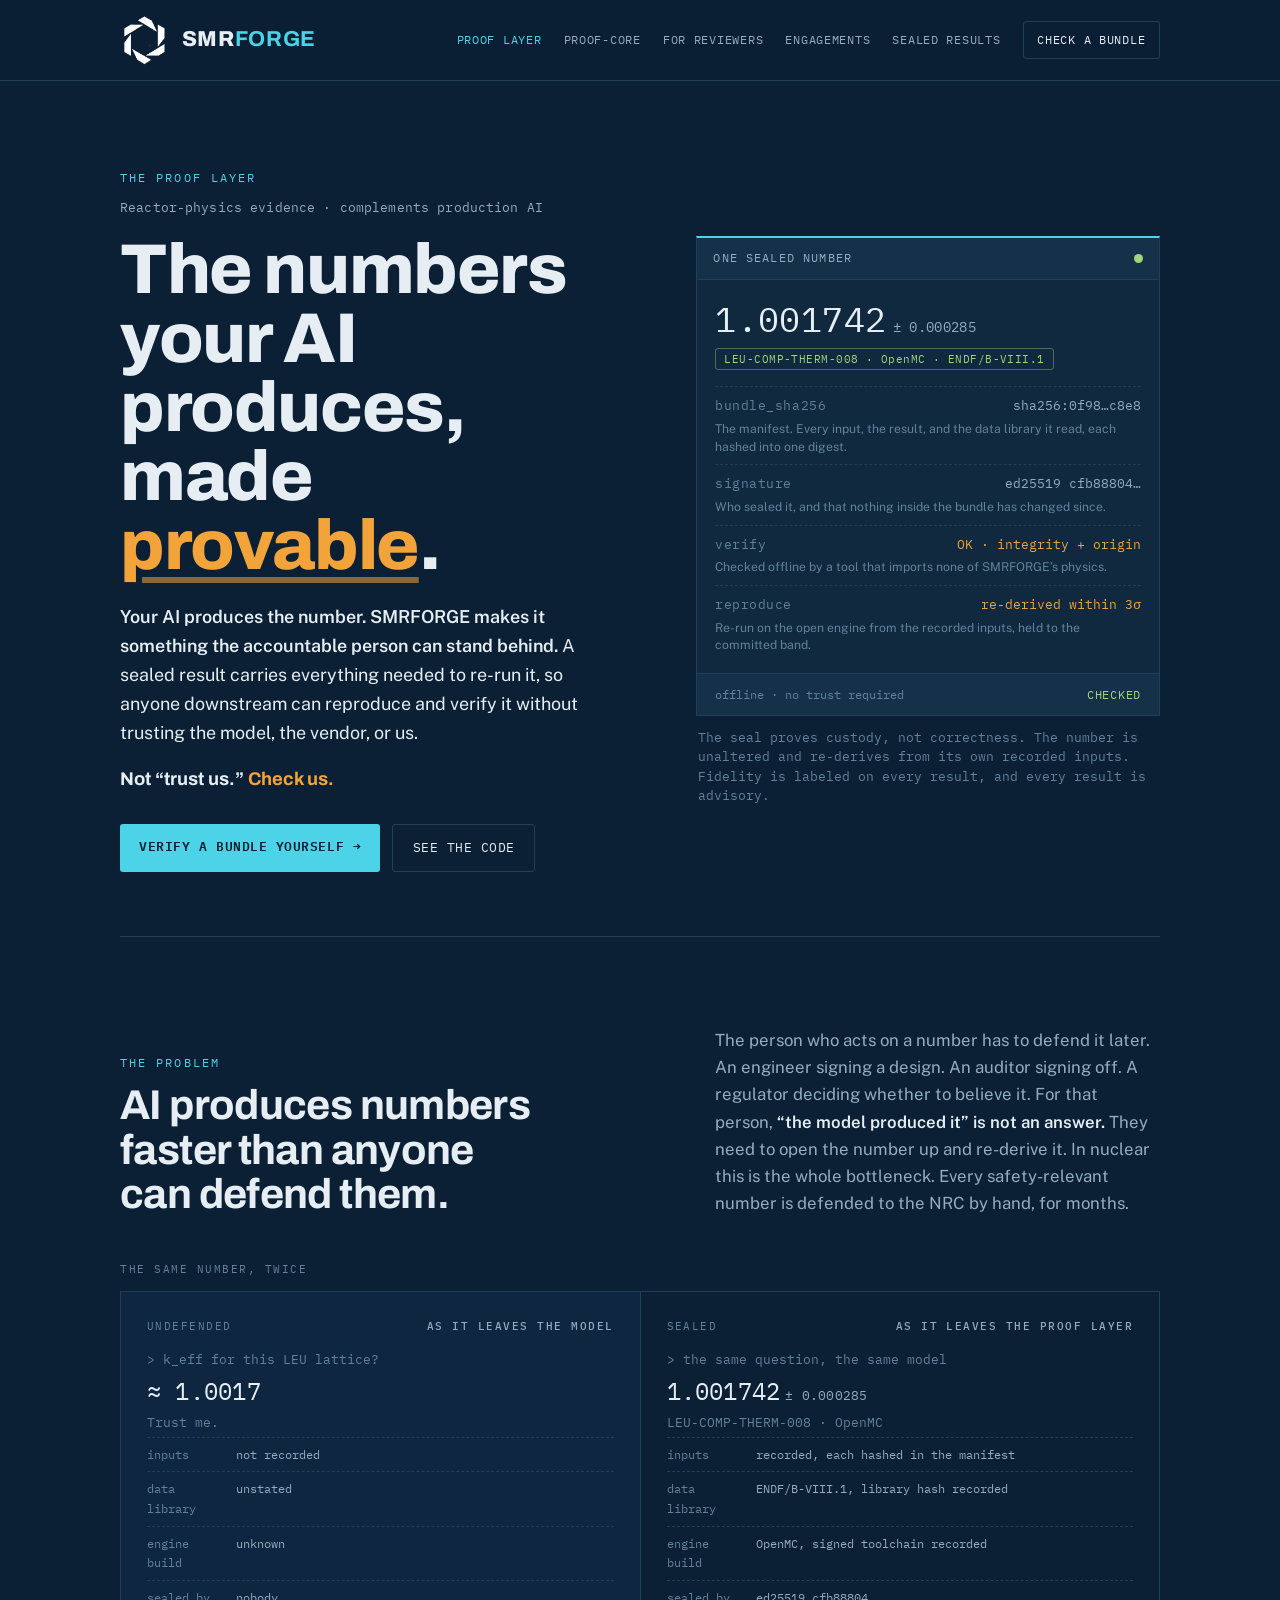
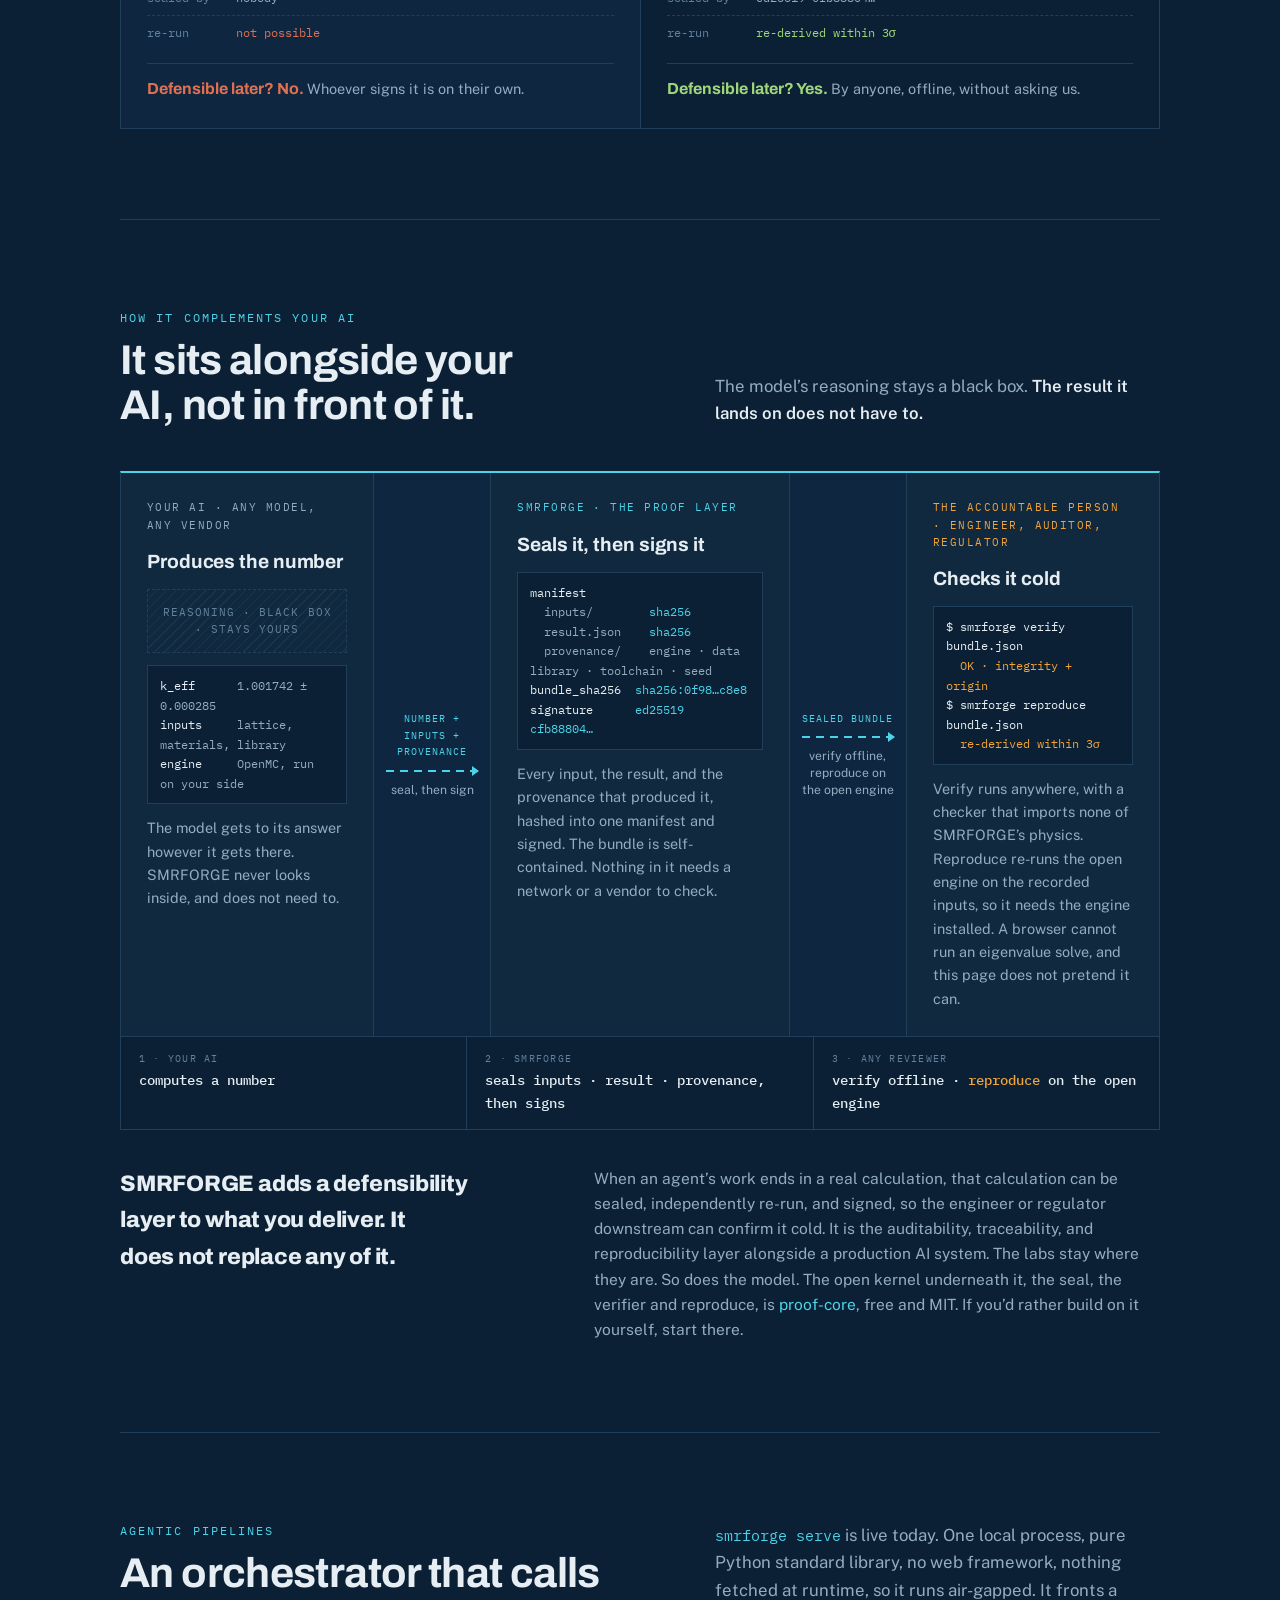
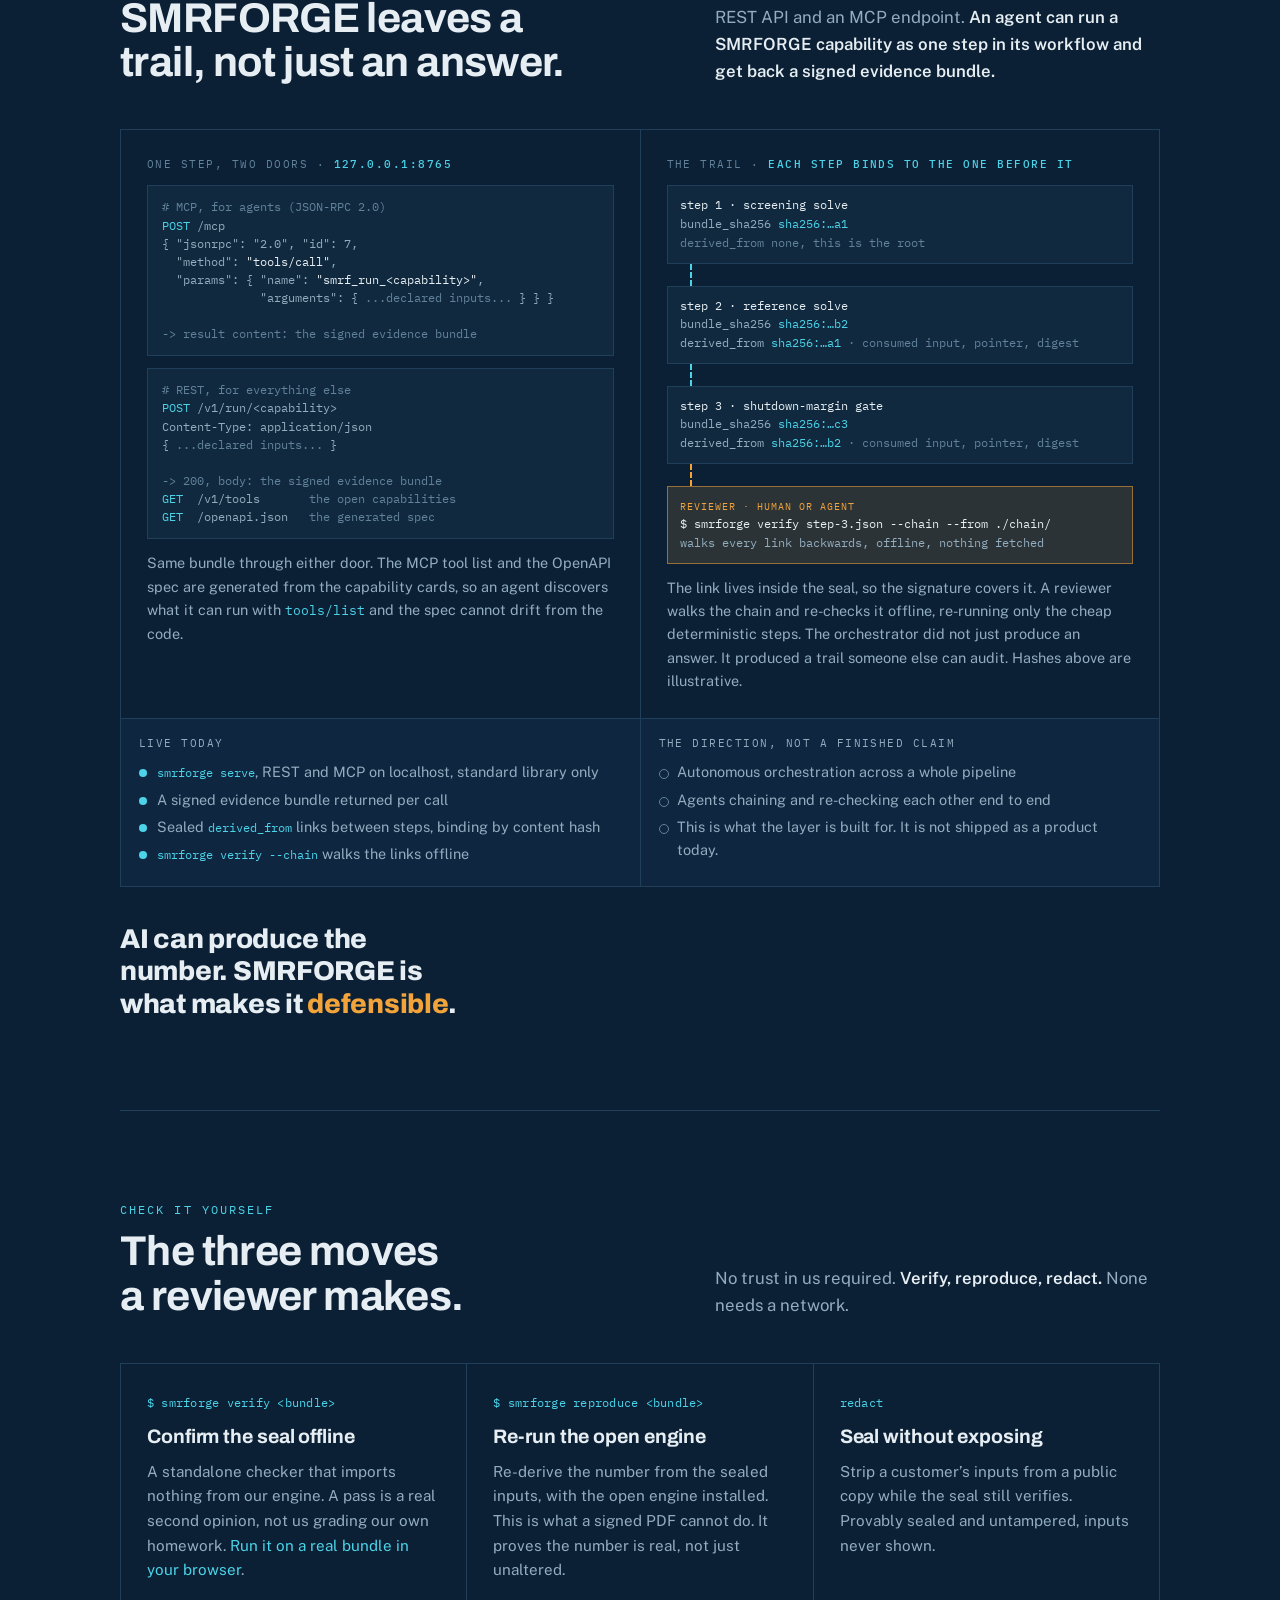
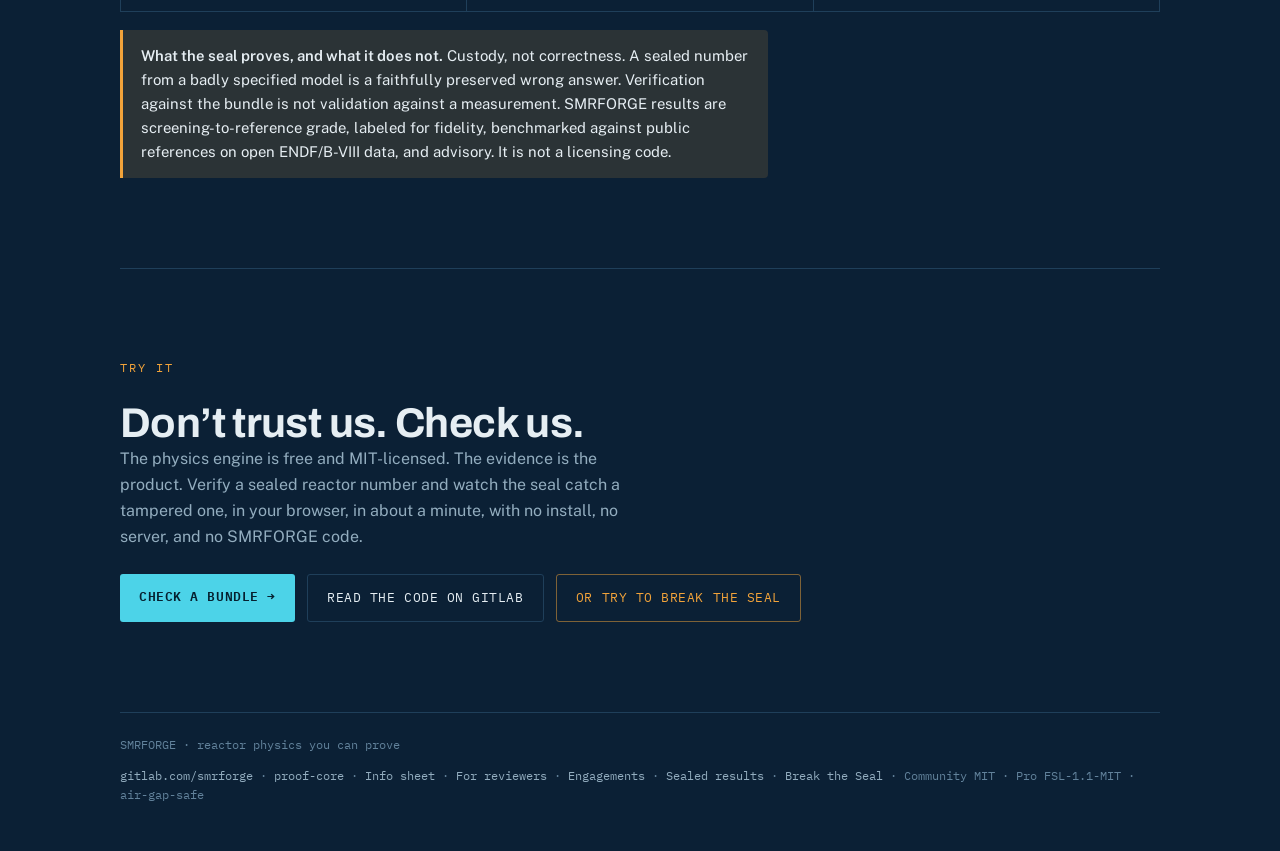
<file: proof-layer.html>
<!DOCTYPE html>
<html lang="en">
<head>
  <meta charset="UTF-8">
  <meta name="viewport" content="width=device-width, initial-scale=1.0">
  <meta name="google-site-verification" content="rlIf4eIc2Vl0NRAyAg5GZjQ8myi2Sw5cR3YJXz-t9fQ">
  <title>The Proof Layer · SMRFORGE</title>
  <meta name="description" content="The proof layer for AI-generated numbers. SMRFORGE seals a computed result so anyone can reproduce and verify it offline, without trusting the model or the vendor.">
  <link rel="icon" href="images/smrforge_logo_white_transparent.png" type="image/png">
  <meta property="og:title" content="SMRFORGE · Reactor physics you can prove">
  <meta property="og:description" content="The evidence layer for reactor physics. Your team runs the calculation; every result becomes a sealed evidence bundle anyone can verify offline, and re-derive with one command against the open engine, or OpenMC, free. Not 'trust us'. Check us. Community is open and reproducible; Pro adds the assurance layer for regulatory submissions. Air-gap-safe.">
  <meta property="og:image" content="https://smrforge.io/images/smrforge_logo_white_transparent.png">
  <meta property="og:url" content="https://smrforge.io">
  <meta property="og:type" content="website">
  <meta name="twitter:card" content="summary_large_image">
  <meta name="twitter:title" content="SMRFORGE · Reactor physics you can prove">
  <meta name="twitter:description" content="The evidence layer for reactor physics. Your team owns the number; we make it a verifiable, reproducible evidence bundle a reviewer can check offline and re-run on the open engine, or escalate to OpenMC, free. Not 'trust us'. Check us. Air-gap-safe.">
  <meta name="twitter:image" content="https://smrforge.io/images/smrforge_logo_white_transparent.png">
  <link rel="canonical" href="https://smrforge.io/proof-layer.html">
  <script type="application/ld+json">
  {
    "@context": "https://schema.org",
    "@graph": [
      {
        "@type": "Organization",
        "@id": "https://smrforge.io/#organization",
        "name": "SMRFORGE",
        "url": "https://smrforge.io",
        "logo": "https://smrforge.io/images/smrforge_logo_white_transparent.png",
        "description": "Verifiable platform for SMR design and analysis. The free open core (MIT) is the full screening reactor-physics engine, full-core Cartesian nodal diffusion, higher-order NEM (1-D/2-D/3-D) with ADF/SPH equivalence, few-group homogenization, an in-tree continuous-energy Monte Carlo, Sn transport, SP3, burnup/depletion, kinetics and reactivity coefficients, rod-worth, shutdown-margin, pin-power, xenon/samarium, and one-step escalation to OpenMC, plus the evidence spine (sealed bundles, a standalone verifier, verifiable redaction, and data-library provenance). Honestly screening-grade, reproducible on every run. Full-core CMFD, R-Z (cylindrical, screening-grade) diffusion, and the IAEA-2D full-core closure ship free in the open core today; hex geometry is on the open-core roadmap (engagement-funded, then free). Pro adds the assurance / regulatory layer for submissions, the signed assess deliverable with a PASS/FAIL verdict against the safety floor, report artifacts, and support. Screen fast, then escalate the same inputs to OpenMC (free) for a defensible number, or re-derive the whole bundle with `smrforge reproduce`; every run produces a sealed evidence bundle any third party can verify offline. Community MIT; Pro FSL-1.1-MIT. Air-gap-safe runtime.",
        "sameAs": [
          "https://www.linkedin.com/company/smrforge/",
          "https://x.com/smrforge"
        ],
        "contactPoint": {
          "@type": "ContactPoint",
          "email": "support@smrforge.io",
          "contactType": "customer support"
        }
      },
      {
        "@type": "SoftwareApplication",
        "name": "SMRFORGE Community",
        "applicationCategory": "EngineeringApplication",
        "operatingSystem": "Windows|macOS|Linux",
        "softwareVersion": "0.15.0",
        "description": "Open-source (MIT) full screening reactor-physics engine for Small Modular Reactor design and analysis. In-tree pure-Python solvers, full-core Cartesian nodal diffusion, higher-order NEM (1-D/2-D/3-D) with ADF/SPH equivalence, few-group homogenization, continuous-energy Monte Carlo, Sn transport, SP3, burnup/depletion, kinetics and reactivity coefficients, for fast screening, plus one-step escalation to OpenMC (free) for reference accuracy. Every run produces a verifiable evidence bundle (SHA-256 manifest, reproducibility block, derivation lineage for composed results) any third party can verify offline. Ships the CLI (smrforge verify, smrforge reproduce, smrforge license, smrforge --version) and the full evidence spine, sealed bundles, standalone verifier, verifiable redaction, and data-library provenance. Full-core CMFD, R-Z (cylindrical, screening-grade) diffusion, and the IAEA-2D full-core closure ship free in the open core; hex geometry is on the open-core roadmap. Honestly screening-grade and reproducible. Pro adds the assurance / regulatory layer for submissions, the signed assess deliverable with a PASS/FAIL verdict against the safety floor, report artifacts, and support. Pure Python standard library, zero dependencies; install from source (not on PyPI).",
        "offers": {
          "@type": "Offer",
          "price": "0",
          "priceCurrency": "USD"
        },
        "downloadUrl": "https://gitlab.com/smrforge/smrforge",
        "license": "https://opensource.org/licenses/MIT",
        "author": {
          "@id": "https://smrforge.io/#organization"
        }
      },
      {
        "@type": "SoftwareApplication",
        "name": "SMRFORGE Pro",
        "applicationCategory": "EngineeringApplication",
        "operatingSystem": "Windows|macOS|Linux",
        "description": "Commercial assurance / regulatory layer for licensing-relevant workflows. Turns evidence bundles into a submission-ready assurance package: the signed 'assess' deliverable, a lab-tier assurance bundle wrapping a genuine lab-or-reference k-eff and a tech-spec shutdown-margin gate collapsed into one signed, independently-verifiable bundle with a PASS/FAIL verdict against the safety floor, plus coverage (c_k trending against the measured Tier-3 anchor suite), a freshness monitor, signed shareable evidence reports, and support; requirements-to-evidence traceability, SRP-section mapping, and a hosted reviewer console are on the roadmap. Physics fidelity is never a Pro feature, all of it, including advanced geometry and full-core CMFD, ships free in the open core.",
        "offers": {
          "@type": "Offer",
          "priceSpecification": {
            "@type": "PriceSpecification",
            "description": "Commercial license. Contact support@smrforge.io for pricing."
          }
        },
        "author": {
          "@id": "https://smrforge.io/#organization"
        }
      },
      {
        "@type": "FAQPage",
        "mainEntity": [
          {
            "@type": "Question",
            "name": "What is SMRFORGE?",
            "acceptedAnswer": {
              "@type": "Answer",
              "text": "SMRFORGE is a verifiable platform for Small Modular Reactor (SMR) design and analysis. The free open core (MIT) is the full screening reactor-physics engine: full-core Cartesian nodal diffusion, higher-order NEM (1-D/2-D/3-D) with ADF/SPH equivalence, few-group homogenization, an in-tree continuous-energy Monte Carlo, Sn transport, SP3, burnup/depletion, kinetics and reactivity coefficients, rod-worth, shutdown-margin, pin-power, and xenon/samarium, every result a reproducible evidence bundle, honestly labeled for fidelity. Its Pro tier (FSL-1.1-MIT) adds the assurance layer regulators read: the signed 'assess' deliverable with a PASS/FAIL verdict against the safety floor, plus coverage / freshness / signed-report cards and support, requirements-to-evidence traceability, SRP-section mapping, and a hosted reviewer console are on the roadmap (all physics fidelity, including advanced geometry and full-core CMFD, is free open core). Screen fast in pure Python, then escalate the same inputs to a lab-grade Monte Carlo code (OpenMC, free) for reference accuracy. Every run ships as a verifiable evidence bundle."
            }
          },
          {
            "@type": "Question",
            "name": "What's the difference between Community and Pro?",
            "acceptedAnswer": {
              "@type": "Answer",
              "text": "The free open core is MIT-licensed and is the whole screening engine: full-core Cartesian nodal diffusion, higher-order NEM (1-D/2-D/3-D) with ADF/SPH equivalence, continuous-energy Monte Carlo, Sn transport, SP3, burnup/depletion, kinetics and reactivity coefficients, rod-worth, shutdown-margin, pin-power, an OpenMC escalation path, and the full evidence spine (sealed bundles, standalone verifier, verifiable redaction, and data-library provenance). Full-core CMFD, R-Z (cylindrical) diffusion, and the IAEA-2D full-core closure ship free in the open core today; hex geometry is on the open-core roadmap. Pro adds the assurance / regulatory layer: the signed 'assess' deliverable with a PASS/FAIL verdict against the safety floor, plus coverage / freshness / signed-report cards and support; requirements-to-evidence traceability, SRP-section mapping, and a hosted reviewer console are on the roadmap."
            }
          },
          {
            "@type": "Question",
            "name": "How does SMRFORGE handle reproducibility?",
            "acceptedAnswer": {
              "@type": "Answer",
              "text": "Every run produces an evidence bundle: a SHA-256 manifest of inputs and outputs, a reproducibility block (engine and code version, the nuclear-data library it read and its SHA-256, the RNG seed, a determinism statement, and the signed toolchain that minted it: Python version, platform, CPU instruction set, and the external solver's own build report where one ran), and a derivation lineage for composed results. `smrforge verify <bundle>` confirms or refutes a bundle's integrity offline, it checks the record is intact, complete, and untampered against the open schema (integrity), with a checker that imports none of our physics. Re-running the result end-to-end is a separate, deeper step: `smrforge reproduce <bundle>` re-runs the open engine on the bundle's own recorded inputs and checks the numbers re-derive (the certify_bundle / reproduce_bundle Python API is the same path)."
            }
          },
          {
            "@type": "Question",
            "name": "Is SMRFORGE Pro suitable for licensing-relevant work?",
            "acceptedAnswer": {
              "@type": "Answer",
              "text": "Pro adds the assurance / regulatory layer: the signed 'assess' deliverable, a real reference solve plus a tech-spec shutdown-margin gate in one bundle, with a PASS/FAIL verdict against the safety floor, plus coverage (c_k trending), a freshness monitor, signed shareable evidence reports, and support; requirements-to-evidence traceability, report artifacts mapped to standard SRP sections, and a hosted reviewer console are on the roadmap. The open core ships the same evidence-bundle plumbing, Pro adds the assessment, those cards, and the support contract."
            }
          },
          {
            "@type": "Question",
            "name": "Does SMRFORGE run air-gapped?",
            "acceptedAnswer": {
              "@type": "Answer",
              "text": "Yes. The open core is pure Python standard library with zero dependencies and no CDN fetches at runtime, so it runs fully offline, on a laptop with no internet, in an air-gapped environment, or behind an enterprise firewall. Dedicated deployment bundles for regulated environments are on the Pro roadmap."
            }
          },
          {
            "@type": "Question",
            "name": "What Python version is required?",
            "acceptedAnswer": {
              "@type": "Answer",
              "text": "Python 3.11 or higher."
            }
          },
          {
            "@type": "Question",
            "name": "How do I install SMRFORGE today?",
            "acceptedAnswer": {
              "@type": "Answer",
              "text": "The open core is open source (MIT) and public now at gitlab.com/smrforge/smrforge. It is not on PyPI, by design (the engine targets air-gapped and regulated environments), so you install from source: git clone the repo, then pip install -e . (Python 3.11+, pure Python standard library, zero dependencies). Today the CLI ships smrforge run <capability> (one flag per declared input; smrforge tools lists the open capabilities and smrforge schema <capability> prints one card's input schema), smrforge verify <bundle>, smrforge reproduce <bundle>, smrforge serve (a local REST + MCP server), smrforge license, and smrforge --version. The same capabilities are a Python API (run_capability(name, inputs)). Also public: the Evidence Envelope standard, its reference verifier (which independently verifies a bundle with its own Ed25519, no SMRFORGE import), and the reviewer kit (which reproduces a real bundle end-to-end against the pinned engine). The Pro tier is source-available (FSL-1.1) and licensed, in commercial beta."
            }
          },
          {
            "@type": "Question",
            "name": "Is there a REST / MCP server?",
            "acceptedAnswer": {
              "@type": "Answer",
              "text": "Yes. smrforge serve starts a Python-standard-library HTTP server bound to 127.0.0.1 (port 8765 by default; --host/--port to change) that fronts both a REST API (POST a JSON body to /v1/run/<capability>; the response is the signed evidence bundle; /v1/tools lists the open capabilities and /openapi.json is the spec) and an MCP endpoint (JSON-RPC 2.0 at /mcp) for AI agents. No web framework, no CDN runtime fetches, so it works in fully air-gapped environments. Pro cards are not served by the open server; they ship in the private Pro plugins and need an entitlement token."
            }
          }
        ]
      }
    ]
  }
  </script>
  <link rel="preload" as="image" href="images/smrforge_logo_white_transparent.png">
<link rel="preconnect" href="https://fonts.googleapis.com">
<link rel="preconnect" href="https://fonts.gstatic.com" crossorigin>
<link rel="stylesheet" href="https://fonts.googleapis.com/css2?family=Archivo:wght@500;600;700;800&family=Public+Sans:wght@400;500;600;700&family=IBM+Plex+Mono:wght@400;500;600&display=swap">
<style>
  /* ---- SMRFORGE design system (homepage sets it; other pages follow) ----
       ground: prussian navy with a teal undertone · identity: glacier cyan (commands, links, kickers)
       signal: amber, the ONE warm accent, reserved for the thing that gets checked / the human decision
       verdicts: lichen = pass, clay = fail · hairline grids (1px --line) instead of card shadows
       type: Archivo display, Public Sans body, IBM Plex Mono for anything a machine wrote. */
  :root{
    --bg:#0b2035; --bg-2:#0e2640; --surface:#10293f; --surface-2:#143149;
    --line:#1f3f5a; --line-soft:#193449;
    --ink:#e6eef3; --muted:#93adbf; --faint:#62829b;
    --cyan:#4cd3e8; --cyan-2:#7ae3f2; --cyan-soft:rgba(76,211,232,.11);
    --amber:#f2a33a; --amber-soft:rgba(242,163,58,.14);
    --lichen:#9fd67a; --clay:#e0704f;
    --disp:"Archivo",system-ui,"Segoe UI",Helvetica,Arial,sans-serif;
    --body:"Public Sans",system-ui,"Segoe UI",Helvetica,Arial,sans-serif;
    --mono:"IBM Plex Mono",ui-monospace,"Cascadia Mono",Consolas,Menlo,monospace;
    --gutter:clamp(16px,4vw,40px);
  }
  *{box-sizing:border-box}
  html{scroll-behavior:smooth;scroll-padding-top:84px}
  body{margin:0;background:var(--bg);color:var(--ink);font-family:var(--body);line-height:1.62;
    -webkit-font-smoothing:antialiased;overflow-x:hidden}
  .wrap{max-width:1120px;margin:0 auto;padding:0 var(--gutter)}
  a{color:var(--ink)}
  :focus-visible{outline:2px solid var(--cyan);outline-offset:3px;border-radius:2px}
  .mono{font-family:var(--mono);font-variant-numeric:tabular-nums}
  .kicker{font-family:var(--mono);font-size:.72rem;letter-spacing:.18em;text-transform:uppercase;color:var(--cyan);margin:0 0 .6rem}
  .kicker.warm{color:var(--amber)}
  code,.code{font-family:var(--mono);font-size:.9em;color:var(--cyan)}

  /* --- section rhythm --- */
  .sec{padding:clamp(56px,7vw,96px) 0;border-top:1px solid var(--line)}
  .sec-head{display:grid;grid-template-columns:minmax(0,1.1fr) minmax(0,.9fr);gap:clamp(20px,4vw,56px);align-items:end;margin-bottom:clamp(28px,4vw,44px)}
  @media(max-width:820px){.sec-head{grid-template-columns:1fr;gap:14px}}
  .sec h2{font-family:var(--disp);font-weight:700;font-size:clamp(1.75rem,3.6vw,2.6rem);line-height:1.08;letter-spacing:-.015em;margin:0;text-wrap:balance}
  .sec .lead{margin:0;color:var(--muted);font-size:1.05rem;max-width:56ch}
  .sec .lead b{color:var(--ink);font-weight:600}
  .sec .lead a{color:var(--cyan);text-decoration:none}
  .sec .lead a:hover{text-decoration:underline}
  .sec .lead code{font-size:.92em}
  .sub-h{font-family:var(--mono);font-size:.68rem;letter-spacing:.14em;text-transform:uppercase;color:var(--faint);margin:0 0 12px}

  /* --- hairline grid --- */
  .grid{display:grid;gap:1px;background:var(--line);border:1px solid var(--line)}
  .grid>*{background:var(--bg);padding:clamp(20px,2.6vw,28px) clamp(18px,2.4vw,26px);min-width:0}
  .grid.c3{grid-template-columns:repeat(3,minmax(0,1fr))}
  .grid.c2{grid-template-columns:repeat(2,minmax(0,1fr))}
  @media(max-width:720px){.grid.c3,.grid.c2{grid-template-columns:1fr}}
  .cell .cmd{font-family:var(--mono);font-size:.78rem;color:var(--cyan);letter-spacing:.02em;word-break:break-word}
  .cell h3{font-family:var(--disp);font-weight:700;font-size:1.22rem;margin:.55rem 0 .45rem;letter-spacing:-.005em}
  .cell p{margin:0;color:var(--muted);font-size:.95rem}
  .cell p a{color:var(--cyan);text-decoration:none}
  .cell p a:hover{text-decoration:underline}

  /* --- buttons --- */
  .btn{display:inline-block;font-family:var(--mono);font-size:.84rem;letter-spacing:.04em;text-transform:uppercase;
    padding:.78rem 1.2rem;text-decoration:none;border-radius:3px;transition:background .14s,border-color .14s,color .14s}
  .btn.primary{background:var(--cyan);color:#06202f;font-weight:600}
  .btn.primary:hover{background:var(--cyan-2)}
  .btn.line{border:1px solid var(--line);color:var(--ink)}
  .btn.line:hover{border-color:var(--cyan);color:var(--cyan)}
  .btn.warm{border:1px solid rgba(242,163,58,.5);color:var(--amber)}
  .btn.warm:hover{border-color:var(--amber);background:var(--amber-soft)}

  /* --- header --- */
  header.site{position:sticky;top:0;z-index:10;background:rgba(11,32,53,.92);backdrop-filter:blur(8px);
    border-bottom:1px solid var(--line)}
  header.site .bar{display:flex;justify-content:space-between;align-items:center;gap:16px;
    max-width:1120px;margin:0 auto;padding:14px var(--gutter)}
  .brand{display:flex;align-items:center;gap:.65rem;font-family:var(--disp);font-weight:800;font-size:1.35rem;letter-spacing:.03em;text-decoration:none}
  .brand .wm{line-height:1;color:var(--ink)}
  .brand .logo{height:52px;width:auto;display:block}
  .brand b{color:var(--cyan)}
  nav.main{display:flex;gap:22px;align-items:center;font-family:var(--mono);font-size:.76rem;text-transform:uppercase;letter-spacing:.06em}
  nav.main a{color:var(--muted);text-decoration:none;white-space:nowrap}
  nav.main a:hover{color:var(--ink)}
  nav.main a[aria-current="page"]{color:var(--cyan)}
  nav.main .ghost{border:1px solid var(--line);padding:.5rem .85rem;color:var(--ink);border-radius:3px}
  nav.main .ghost:hover{border-color:var(--cyan);color:var(--cyan)}
  @media(max-width:900px){nav.main{gap:14px}nav.main a.sub{display:none}}
  @media(max-width:560px){nav.main a:not(.ghost){display:none}.brand .logo{height:44px}}

  /* --- hero --- */
  .hero{display:grid;grid-template-columns:minmax(0,1.05fr) minmax(0,.95fr);gap:clamp(30px,5vw,64px);
    align-items:center;padding:clamp(48px,7vw,88px) 0 clamp(36px,5vw,64px)}
  @media(max-width:900px){.hero{grid-template-columns:1fr;gap:38px}}
  .problem{font-family:var(--mono);font-size:.84rem;color:var(--muted);margin:0 0 1rem;letter-spacing:.01em}
  h1{font-family:var(--disp);font-weight:800;font-size:clamp(2.5rem,6.2vw,4.4rem);
    line-height:.98;letter-spacing:-.02em;margin:0;text-wrap:balance}
  h1 .u{color:var(--amber);text-decoration:underline;text-decoration-thickness:.08em;
    text-underline-offset:.12em;text-decoration-color:rgba(242,163,58,.55)}
  .desc{font-size:1.12rem;color:var(--ink);max-width:42ch;margin:1.4rem 0 0}
  .desc b{font-weight:600}
  .tagline{font-family:var(--disp);font-weight:700;font-size:1.15rem;margin:1.1rem 0 0;color:var(--ink)}
  .tagline .cx{color:var(--amber)}
  .ctas{display:flex;gap:12px;flex-wrap:wrap;margin-top:1.8rem}

  /* --- the evidence receipt: a ledger, each line says what it proves --- */
  .receipt{background:var(--surface);border:1px solid var(--line);border-top:2px solid var(--cyan);
    font-family:var(--mono);min-width:0}
  .receipt .top{display:flex;justify-content:space-between;align-items:center;gap:10px;
    padding:11px 16px;border-bottom:1px solid var(--line);background:var(--surface-2)}
  .receipt .top .t{font-size:.72rem;letter-spacing:.1em;text-transform:uppercase;color:var(--muted)}
  .receipt .top .dot{width:9px;height:9px;border-radius:50%;background:var(--lichen);flex:none}
  .receipt .mid{padding:20px 18px 10px}
  .receipt .k{font-size:clamp(1.7rem,4vw,2.2rem);color:var(--ink);letter-spacing:.01em;font-variant-numeric:tabular-nums;line-height:1.1}
  .receipt .k small{color:var(--muted);font-size:.9rem;margin-left:.4rem}
  .receipt .tag{display:inline-block;margin-top:.55rem;font-size:.7rem;color:var(--lichen);
    border:1px solid rgba(159,214,122,.4);padding:.06rem .5rem;border-radius:3px;letter-spacing:.04em}
  .receipt .rows{margin-top:16px}
  .receipt .row{display:grid;grid-template-columns:auto minmax(0,1fr);column-gap:14px;row-gap:3px;
    padding:9px 0;border-top:1px dashed var(--line);font-size:.8rem}
  .receipt .row .l{color:var(--faint);letter-spacing:.04em}
  .receipt .row .v{color:var(--muted);text-align:right;overflow-wrap:anywhere}
  .receipt .row .v.ok{color:var(--amber)}
  .receipt .row .pf{grid-column:1/-1;font-family:var(--body);font-size:.76rem;color:var(--faint);line-height:1.45;transition:color .14s}
  .receipt .row:hover .pf,.receipt .row:focus-within .pf{color:var(--muted)}
  .receipt .foot{border-top:1px solid var(--line);padding:11px 18px;display:flex;justify-content:space-between;gap:12px;
    font-size:.74rem;color:var(--faint);background:var(--surface-2)}
  .receipt .foot .pass{color:var(--lichen);letter-spacing:.06em}
  .cap{font-size:.8rem;color:var(--faint);margin:12px 2px 0;font-family:var(--mono);line-height:1.5}

  /* --- before / after: the same number, undefended and sealed --- */
  .vs{display:grid;grid-template-columns:repeat(2,minmax(0,1fr));gap:1px;background:var(--line);border:1px solid var(--line)}
  @media(max-width:720px){.vs{grid-template-columns:1fr}}
  .vs>div{background:var(--bg);padding:clamp(18px,2.4vw,26px);min-width:0}
  .vs>div.left{background:var(--bg-2)}
  .vs .vh{display:flex;justify-content:space-between;gap:10px;font-family:var(--mono);font-size:.66rem;letter-spacing:.14em;text-transform:uppercase;color:var(--faint)}
  .vs .vh b{font-weight:500;color:var(--muted)}
  .vs .said{font-family:var(--mono);font-size:.82rem;color:var(--muted);margin:14px 0 2px;line-height:1.7}
  .vs .said .q{color:var(--faint)}
  .vs .said .k{color:var(--ink);font-size:1.5rem;display:block;letter-spacing:.01em;font-variant-numeric:tabular-nums}
  .vs .said .k small{color:var(--muted);font-size:.8rem;margin-left:.3rem}
  .vs .vr{display:grid;grid-template-columns:minmax(0,11ch) minmax(0,1fr);gap:12px;font-family:var(--mono);font-size:.76rem;
    padding:7px 0;border-top:1px dashed var(--line)}
  .vs .vr .l{color:var(--faint)}
  .vs .vr .v{color:var(--muted);overflow-wrap:anywhere}
  .vs .vr .v.no{color:var(--clay)}
  .vs .vr .v.ok{color:var(--lichen)}
  .vs .verdict{margin-top:14px;padding-top:12px;border-top:1px solid var(--line);font-family:var(--disp);font-weight:700;font-size:1rem}
  .vs .verdict.no{color:var(--clay)}
  .vs .verdict.yes{color:var(--lichen)}
  .vs .verdict span{color:var(--muted);font-family:var(--body);font-weight:400;font-size:.9rem}

  /* --- the diagram: where the proof layer sits (the one bold object on the page) --- */
  .pipe{display:grid;grid-template-columns:minmax(0,1fr) minmax(118px,.46fr) minmax(0,1.18fr) minmax(118px,.46fr) minmax(0,1fr);
    border:1px solid var(--line);border-top:2px solid var(--cyan);background:var(--surface)}
  @media(max-width:900px){.pipe{grid-template-columns:1fr}}
  .st{padding:clamp(18px,2.4vw,26px);display:flex;flex-direction:column;gap:12px;min-width:0}
  .st .who{font-family:var(--mono);font-size:.66rem;letter-spacing:.14em;text-transform:uppercase;color:var(--muted);margin:0}
  .st.lay .who{color:var(--cyan)}
  .st.who-checks .who{color:var(--amber)}
  .st h3{font-family:var(--disp);font-weight:700;font-size:1.2rem;margin:0;letter-spacing:-.005em}
  .st .hatch{border:1px dashed var(--line);padding:14px 10px;text-align:center;font-family:var(--mono);font-size:.66rem;
    letter-spacing:.1em;text-transform:uppercase;color:var(--faint);
    background:repeating-linear-gradient(135deg,transparent 0 6px,rgba(98,130,155,.13) 6px 7px)}
  .st .box{font-family:var(--mono);font-size:.74rem;line-height:1.65;color:var(--muted);border:1px solid var(--line);
    background:var(--bg);padding:10px 12px;margin:0;overflow-wrap:anywhere;white-space:pre-wrap}
  .st .box .bb{color:var(--ink)}
  .st .box .cy{color:var(--cyan)}
  .st .box .ok{color:var(--lichen)}
  .st .box .am{color:var(--amber)}
  .st p{margin:0;color:var(--muted);font-size:.9rem}
  .lk{display:flex;flex-direction:column;justify-content:center;align-items:center;gap:9px;padding:18px 12px;text-align:center;
    background:var(--bg-2);border-left:1px solid var(--line);border-right:1px solid var(--line)}
  .lk .lb{font-family:var(--mono);font-size:.64rem;letter-spacing:.1em;text-transform:uppercase;color:var(--cyan)}
  .lk .sb{font-size:.76rem;color:var(--muted);line-height:1.4}
  .lk .ar{position:relative;width:100%;height:2px;
    background:repeating-linear-gradient(90deg,var(--cyan) 0 8px,transparent 8px 14px);animation:flow-x 1.4s linear infinite}
  .lk .ar::after{content:"";position:absolute;right:-1px;top:50%;transform:translateY(-50%);
    border-left:7px solid var(--cyan);border-top:5px solid transparent;border-bottom:5px solid transparent}
  @keyframes flow-x{to{background-position:14px 0}}
  @keyframes flow-y{to{background-position:0 14px}}
  @media(max-width:900px){
    .lk{border-left:0;border-right:0;border-top:1px solid var(--line);border-bottom:1px solid var(--line);padding:14px}
    .lk .ar{width:2px;height:36px;background:repeating-linear-gradient(180deg,var(--cyan) 0 8px,transparent 8px 14px);animation-name:flow-y}
    .lk .ar::after{right:auto;top:auto;bottom:-1px;left:50%;transform:translateX(-50%);
      border-left:5px solid transparent;border-right:5px solid transparent;border-top:7px solid var(--cyan);border-bottom:0}
  }
  @media(prefers-reduced-motion:reduce){.lk .ar{animation:none}}
  .steps{display:grid;grid-template-columns:repeat(3,minmax(0,1fr));gap:1px;background:var(--line);border:1px solid var(--line);border-top:0}
  @media(max-width:720px){.steps{grid-template-columns:1fr}}
  .steps>div{background:var(--bg);padding:14px 18px;display:flex;flex-direction:column;gap:2px;min-width:0}
  .steps .s{font-family:var(--mono);font-size:.64rem;letter-spacing:.12em;text-transform:uppercase;color:var(--faint)}
  .steps b{font-family:var(--mono);color:var(--ink);font-size:.88rem;font-weight:500}
  .steps b .w{color:var(--amber)}
  .aside{margin-top:clamp(24px,3vw,36px);display:grid;grid-template-columns:minmax(0,1fr) minmax(0,1.3fr);gap:clamp(18px,3vw,40px);align-items:start}
  @media(max-width:820px){.aside{grid-template-columns:1fr}}
  .aside h3{font-family:var(--disp);font-weight:800;font-size:1.4rem;margin:0;letter-spacing:-.01em;text-wrap:balance}
  .aside p{margin:0;color:var(--muted);font-size:.97rem;max-width:60ch}

  /* --- orchestrator: one step, two doors, one trail --- */
  .orch{display:grid;grid-template-columns:repeat(2,minmax(0,1fr));gap:1px;background:var(--line);border:1px solid var(--line)}
  @media(max-width:900px){.orch{grid-template-columns:1fr}}
  .orch>div{background:var(--bg);padding:clamp(18px,2.4vw,26px);min-width:0}
  .orch .oh{font-family:var(--mono);font-size:.66rem;letter-spacing:.14em;text-transform:uppercase;color:var(--faint);margin:0 0 12px}
  .orch .oh b{font-weight:500;color:var(--cyan)}
  .orch p{margin:12px 0 0;color:var(--muted);font-size:.9rem}
  pre.wire{margin:0 0 12px;font-family:var(--mono);font-size:.73rem;line-height:1.55;color:var(--muted);background:var(--surface);
    border:1px solid var(--line);padding:12px 14px;overflow-x:auto;white-space:pre;max-width:100%}
  pre.wire .c{color:var(--faint)}
  pre.wire .k{color:var(--cyan)}
  pre.wire .s{color:var(--ink)}
  .chain{display:flex;flex-direction:column}
  .lnk{position:relative;border:1px solid var(--line);background:var(--surface);padding:10px 12px;font-family:var(--mono);font-size:.73rem;
    line-height:1.6;color:var(--muted);overflow-wrap:anywhere}
  .lnk+.lnk{margin-top:22px}
  .lnk+.lnk::before{content:"";position:absolute;left:22px;top:-23px;height:22px;border-left:2px dashed var(--cyan)}
  .lnk .n{color:var(--ink)}
  .lnk .h{color:var(--cyan)}
  .lnk .sm{color:var(--faint)}
  .walk{margin-top:22px;position:relative;border:1px solid rgba(242,163,58,.55);background:var(--amber-soft);padding:10px 12px;
    font-family:var(--mono);font-size:.73rem;line-height:1.6;color:var(--ink);overflow-wrap:anywhere}
  .walk::before{content:"";position:absolute;left:22px;top:-23px;height:22px;border-left:2px dashed var(--amber)}
  .walk .w{color:var(--amber);letter-spacing:.1em;text-transform:uppercase;font-size:.64rem}
  .walk .sm{color:var(--muted)}
  .status{display:grid;grid-template-columns:repeat(2,minmax(0,1fr));gap:1px;background:var(--line);border:1px solid var(--line);border-top:0}
  @media(max-width:720px){.status{grid-template-columns:1fr}}
  .status>div{background:var(--bg-2);padding:16px 18px;min-width:0}
  .status .t{font-family:var(--mono);font-size:.66rem;letter-spacing:.14em;text-transform:uppercase;color:var(--muted);margin:0 0 8px}
  .status ul{margin:0;padding:0;list-style:none;font-size:.9rem;color:var(--muted)}
  .status li{position:relative;padding-left:18px;margin:4px 0}
  .status li::before{content:"";position:absolute;left:0;top:.62em;width:8px;height:8px;border-radius:50%;background:var(--cyan)}
  .status .dir li::before{background:transparent;border:1px solid var(--faint)}
  .status code{font-size:.84em}
  .thesis{margin:clamp(24px,3vw,36px) 0 0;font-family:var(--disp);font-weight:800;font-size:clamp(1.3rem,2.4vw,1.7rem);letter-spacing:-.01em;line-height:1.2;text-wrap:balance;max-width:30ch}
  .thesis .cx{color:var(--amber)}

  /* --- honesty note: the one warm callout --- */
  .note{margin:18px 0 0;padding:14px 18px;border-left:3px solid var(--amber);background:var(--amber-soft);
    color:var(--ink);font-size:.93rem;max-width:72ch;border-radius:0 4px 4px 0}
  .note b{font-weight:600}

  /* --- contact + footer --- */
  .contact h2{max-width:22ch}
  .contact p{color:var(--muted);max-width:52ch;margin:0 0 1.5rem}
  .contact p a{color:var(--cyan);text-decoration:none}
  footer{border-top:1px solid var(--line);padding:22px 0 46px;display:flex;justify-content:space-between;
    flex-wrap:wrap;gap:12px;font-family:var(--mono);font-size:.74rem;color:var(--faint)}
  footer a{color:var(--muted);text-decoration:none}
  footer a:hover{color:var(--cyan)}

</style>
</head>
<body>
<header class="site">
  <div class="bar">
    <a class="brand" href="/" aria-label="SMRFORGE home"><img class="logo" src="images/smrforge-mark-white.png" alt="SMRFORGE mark"><span class="wm">SMR<b>FORGE</b></span></a>
    <nav class="main" aria-label="Primary">
      <a href="proof-layer.html" aria-current="page">Proof Layer</a><a href="https://proof-core.com">proof-core</a><a href="for-reviewers.html">For reviewers</a><a href="engagements.html">Engagements</a><a href="sealed-results.html">Sealed results</a>
      <a class="ghost" href="check.html">Check a bundle</a>
    </nav>
  </div>
</header>

<div class="wrap">
  <section class="hero">
    <div>
      <p class="kicker">The Proof Layer</p>
      <p class="problem">Reactor-physics evidence &middot; complements production AI</p>
      <h1>The numbers your AI produces,<br>made <span class="u">provable</span>.</h1>
      <p class="desc"><b>Your AI produces the number. SMRFORGE makes it something the accountable person can stand
        behind.</b> A sealed result carries everything needed to re-run it, so anyone downstream can reproduce and
        verify it without trusting the model, the vendor, or us.</p>
      <p class="tagline">Not &ldquo;trust us.&rdquo; <span class="cx">Check us.</span></p>
      <div class="ctas">
        <a class="btn primary" href="check.html">Verify a bundle yourself &rarr;</a>
        <a class="btn line" href="https://gitlab.com/smrforge">See the code</a>
      </div>
    </div>

    <div>
      <div class="receipt" aria-label="An example sealed result">
        <div class="top"><span class="t">One sealed number</span><span class="dot" aria-hidden="true"></span></div>
        <div class="mid">
          <div class="k">1.001742<small>&plusmn; 0.000285</small></div>
          <span class="tag">LEU-COMP-THERM-008 &middot; OpenMC &middot; ENDF/B-VIII.1</span>
          <div class="rows">
            <div class="row" tabindex="0">
              <span class="l">bundle_sha256</span><span class="v">sha256:0f98&hellip;c8e8</span>
              <span class="pf">The manifest. Every input, the result, and the data library it read, each hashed into one digest.</span>
            </div>
            <div class="row" tabindex="0">
              <span class="l">signature</span><span class="v">ed25519 cfb88804&hellip;</span>
              <span class="pf">Who sealed it, and that nothing inside the bundle has changed since.</span>
            </div>
            <div class="row" tabindex="0">
              <span class="l">verify</span><span class="v ok">OK &middot; integrity + origin</span>
              <span class="pf">Checked offline by a tool that imports none of SMRFORGE&rsquo;s physics.</span>
            </div>
            <div class="row" tabindex="0">
              <span class="l">reproduce</span><span class="v ok">re-derived within 3&sigma;</span>
              <span class="pf">Re-run on the open engine from the recorded inputs, held to the committed band.</span>
            </div>
          </div>
        </div>
        <div class="foot"><span>offline &middot; no trust required</span><span class="pass">CHECKED</span></div>
      </div>
      <p class="cap">The seal proves custody, not correctness. The number is unaltered and re-derives from its own
        recorded inputs. Fidelity is labeled on every result, and every result is advisory.</p>
    </div>
  </section>
</div>

<div class="wrap" id="problem">
  <section class="sec">
    <div class="sec-head">
      <div>
        <p class="kicker">The problem</p>
        <h2>AI produces numbers faster than anyone can defend them.</h2>
      </div>
      <p class="lead">The person who acts on a number has to defend it later. An engineer signing a design. An
        auditor signing off. A regulator deciding whether to believe it. For that person,
        <b>&ldquo;the model produced it&rdquo; is not an answer.</b> They need to open the number up and re-derive
        it. In nuclear this is the whole bottleneck. Every safety-relevant number is defended to the NRC by hand,
        for months.</p>
    </div>

    <p class="sub-h">The same number, twice</p>
    <div class="vs">
      <div class="left">
        <div class="vh"><span>Undefended</span><b>as it leaves the model</b></div>
        <div class="said">
          <span class="q">&gt; k_eff for this LEU lattice?</span><br>
          <span class="k">&asymp; 1.0017</span>
          <span class="q">Trust me.</span>
        </div>
        <div class="vr"><span class="l">inputs</span><span class="v">not recorded</span></div>
        <div class="vr"><span class="l">data library</span><span class="v">unstated</span></div>
        <div class="vr"><span class="l">engine build</span><span class="v">unknown</span></div>
        <div class="vr"><span class="l">sealed by</span><span class="v">nobody</span></div>
        <div class="vr"><span class="l">re-run</span><span class="v no">not possible</span></div>
        <div class="verdict no">Defensible later? No. <span>Whoever signs it is on their own.</span></div>
      </div>
      <div>
        <div class="vh"><span>Sealed</span><b>as it leaves the proof layer</b></div>
        <div class="said">
          <span class="q">&gt; the same question, the same model</span><br>
          <span class="k">1.001742<small>&plusmn; 0.000285</small></span>
          <span class="q">LEU-COMP-THERM-008 &middot; OpenMC</span>
        </div>
        <div class="vr"><span class="l">inputs</span><span class="v">recorded, each hashed in the manifest</span></div>
        <div class="vr"><span class="l">data library</span><span class="v">ENDF/B-VIII.1, library hash recorded</span></div>
        <div class="vr"><span class="l">engine build</span><span class="v">OpenMC, signed toolchain recorded</span></div>
        <div class="vr"><span class="l">sealed by</span><span class="v">ed25519 cfb88804&hellip;</span></div>
        <div class="vr"><span class="l">re-run</span><span class="v ok">re-derived within 3&sigma;</span></div>
        <div class="verdict yes">Defensible later? Yes. <span>By anyone, offline, without asking us.</span></div>
      </div>
    </div>
  </section>
</div>

<div class="wrap" id="alongside">
  <section class="sec">
    <div class="sec-head">
      <div>
        <p class="kicker">How it complements your AI</p>
        <h2>It sits alongside your AI, not in front of it.</h2>
      </div>
      <p class="lead">The model&rsquo;s reasoning stays a black box. <b>The result it lands on does not have to.</b></p>
    </div>

    <div class="pipe" aria-label="Where the proof layer sits. Your AI produces a number. SMRFORGE seals and signs it. An accountable person verifies it offline and reproduces it on the open engine.">
      <div class="st">
        <p class="who">Your AI &middot; any model, any vendor</p>
        <h3>Produces the number</h3>
        <div class="hatch">reasoning &middot; black box &middot; stays yours</div>
        <pre class="box"><span class="bb">k_eff</span>      1.001742 &plusmn; 0.000285
<span class="bb">inputs</span>     lattice, materials, library
<span class="bb">engine</span>     OpenMC, run on your side</pre>
        <p>The model gets to its answer however it gets there. SMRFORGE never looks inside, and does not need to.</p>
      </div>

      <div class="lk" aria-hidden="true">
        <span class="lb">number + inputs + provenance</span>
        <span class="ar"></span>
        <span class="sb">seal, then sign</span>
      </div>

      <div class="st lay">
        <p class="who">SMRFORGE &middot; the proof layer</p>
        <h3>Seals it, then signs it</h3>
        <pre class="box"><span class="bb">manifest</span>
  inputs/        <span class="cy">sha256</span>
  result.json    <span class="cy">sha256</span>
  provenance/    engine &middot; data library &middot; toolchain &middot; seed
<span class="bb">bundle_sha256</span>  <span class="cy">sha256:0f98&hellip;c8e8</span>
<span class="bb">signature</span>      <span class="cy">ed25519 cfb88804&hellip;</span></pre>
        <p>Every input, the result, and the provenance that produced it, hashed into one manifest and signed. The
          bundle is self-contained. Nothing in it needs a network or a vendor to check.</p>
      </div>

      <div class="lk" aria-hidden="true">
        <span class="lb">sealed bundle</span>
        <span class="ar"></span>
        <span class="sb">verify offline, reproduce on the open engine</span>
      </div>

      <div class="st who-checks">
        <p class="who">The accountable person &middot; engineer, auditor, regulator</p>
        <h3>Checks it cold</h3>
        <pre class="box"><span class="bb">$ smrforge verify bundle.json</span>
  <span class="am">OK &middot; integrity + origin</span>
<span class="bb">$ smrforge reproduce bundle.json</span>
  <span class="am">re-derived within 3&sigma;</span></pre>
        <p>Verify runs anywhere, with a checker that imports none of SMRFORGE&rsquo;s physics. Reproduce re-runs
          the open engine on the recorded inputs, so it needs the engine installed. A browser cannot run an
          eigenvalue solve, and this page does not pretend it can.</p>
      </div>
    </div>
    <div class="steps">
      <div><span class="s">1 &middot; your AI</span><b>computes a number</b></div>
      <div><span class="s">2 &middot; SMRFORGE</span><b>seals inputs &middot; result &middot; provenance, then signs</b></div>
      <div><span class="s">3 &middot; any reviewer</span><b>verify offline &middot; <span class="w">reproduce</span> on the open engine</b></div>
    </div>

    <div class="aside">
      <h3>SMRFORGE adds a defensibility layer to what you deliver. It does not replace any of it.</h3>
      <p>When an agent&rsquo;s work ends in a real calculation, that calculation can be sealed, independently
        re-run, and signed, so the engineer or regulator downstream can confirm it cold. It is the auditability,
        traceability, and reproducibility layer alongside a production AI system. The labs stay where they are.
        So does the model. The open kernel underneath it, the seal, the verifier and reproduce, is
        <a href="proof-core.html" style="color:var(--cyan);text-decoration:none">proof-core</a>, free and MIT. If
        you&rsquo;d rather build on it yourself, start there.</p>
    </div>
  </section>
</div>

<div class="wrap" id="orchestrate">
  <section class="sec">
    <div class="sec-head">
      <div>
        <p class="kicker">Agentic pipelines</p>
        <h2>An orchestrator that calls SMRFORGE leaves a trail, not just an answer.</h2>
      </div>
      <p class="lead"><code>smrforge serve</code> is live today. One local process, pure Python standard library, no
        web framework, nothing fetched at runtime, so it runs air-gapped. It fronts a REST API and an MCP endpoint.
        <b>An agent can run a SMRFORGE capability as one step in its workflow and get back a signed evidence
        bundle.</b></p>
    </div>

    <div class="orch">
      <div>
        <p class="oh">One step, two doors &middot; <b>127.0.0.1:8765</b></p>
<pre class="wire"><span class="c"># MCP, for agents (JSON-RPC 2.0)</span>
<span class="k">POST</span> /mcp
{ "jsonrpc": "2.0", "id": 7,
  "method": <span class="s">"tools/call"</span>,
  "params": { "name": <span class="s">"smrf_run_&lt;capability&gt;"</span>,
              "arguments": { <span class="c">...declared inputs...</span> } } }

<span class="c">-&gt; result content: the signed evidence bundle</span></pre>
<pre class="wire"><span class="c"># REST, for everything else</span>
<span class="k">POST</span> /v1/run/&lt;capability&gt;
Content-Type: application/json
{ <span class="c">...declared inputs...</span> }

<span class="c">-&gt; 200, body: the signed evidence bundle</span>
<span class="k">GET</span>  /v1/tools       <span class="c">the open capabilities</span>
<span class="k">GET</span>  /openapi.json   <span class="c">the generated spec</span></pre>
        <p>Same bundle through either door. The MCP tool list and the OpenAPI spec are generated from the capability
          cards, so an agent discovers what it can run with <code>tools/list</code> and the spec cannot drift from
          the code.</p>
      </div>

      <div>
        <p class="oh">The trail &middot; <b>each step binds to the one before it</b></p>
        <div class="chain" aria-label="A chain of three sealed steps, each citing the previous bundle's hash, walked by a reviewer with smrforge verify --chain">
          <div class="lnk"><span class="n">step 1 &middot; screening solve</span><br>bundle_sha256  <span class="h">sha256:&hellip;a1</span><br><span class="sm">derived_from   none, this is the root</span></div>
          <div class="lnk"><span class="n">step 2 &middot; reference solve</span><br>bundle_sha256  <span class="h">sha256:&hellip;b2</span><br>derived_from   <span class="h">sha256:&hellip;a1</span> <span class="sm">&middot; consumed input, pointer, digest</span></div>
          <div class="lnk"><span class="n">step 3 &middot; shutdown-margin gate</span><br>bundle_sha256  <span class="h">sha256:&hellip;c3</span><br>derived_from   <span class="h">sha256:&hellip;b2</span> <span class="sm">&middot; consumed input, pointer, digest</span></div>
          <div class="walk"><span class="w">reviewer &middot; human or agent</span><br>$ smrforge verify step-3.json --chain --from ./chain/<br><span class="sm">walks every link backwards, offline, nothing fetched</span></div>
        </div>
        <p>The link lives inside the seal, so the signature covers it. A reviewer walks the chain and re-checks it
          offline, re-running only the cheap deterministic steps. The orchestrator did not just produce an answer.
          It produced a trail someone else can audit. Hashes above are illustrative.</p>
      </div>
    </div>
    <div class="status">
      <div>
        <p class="t">Live today</p>
        <ul>
          <li><code>smrforge serve</code>, REST and MCP on localhost, standard library only</li>
          <li>A signed evidence bundle returned per call</li>
          <li>Sealed <code>derived_from</code> links between steps, binding by content hash</li>
          <li><code>smrforge verify --chain</code> walks the links offline</li>
        </ul>
      </div>
      <div class="dir">
        <p class="t">The direction, not a finished claim</p>
        <ul>
          <li>Autonomous orchestration across a whole pipeline</li>
          <li>Agents chaining and re-checking each other end to end</li>
          <li>This is what the layer is built for. It is not shipped as a product today.</li>
        </ul>
      </div>
    </div>
    <p class="thesis">AI can produce the number. SMRFORGE is what makes it <span class="cx">defensible</span>.</p>
  </section>
</div>

<div class="wrap" id="check">
  <section class="sec">
    <div class="sec-head">
      <div>
        <p class="kicker">Check it yourself</p>
        <h2>The three moves a reviewer makes.</h2>
      </div>
      <p class="lead">No trust in us required. <b>Verify, reproduce, redact.</b> None needs a network.</p>
    </div>
    <div class="grid c3">
      <div class="cell">
        <div class="cmd">$ smrforge verify &lt;bundle&gt;</div>
        <h3>Confirm the seal offline</h3>
        <p>A standalone checker that imports nothing from our engine. A pass is a real second opinion, not us
          grading our own homework. <a href="check.html">Run it on a real bundle in your browser</a>.</p>
      </div>
      <div class="cell">
        <div class="cmd">$ smrforge reproduce &lt;bundle&gt;</div>
        <h3>Re-run the open engine</h3>
        <p>Re-derive the number from the sealed inputs, with the open engine installed. This is what a signed PDF
          cannot do. It proves the number is real, not just unaltered.</p>
      </div>
      <div class="cell">
        <div class="cmd">redact</div>
        <h3>Seal without exposing</h3>
        <p>Strip a customer&rsquo;s inputs from a public copy while the seal still verifies. Provably sealed and
          untampered, inputs never shown.</p>
      </div>
    </div>
    <div class="note"><b>What the seal proves, and what it does not.</b> Custody, not correctness. A sealed number
      from a badly specified model is a faithfully preserved wrong answer. Verification against the bundle is not
      validation against a measurement. SMRFORGE results are screening-to-reference grade, labeled for fidelity,
      benchmarked against public references on open ENDF/B-VIII data, and advisory. It is not a licensing code.</div>
  </section>
</div>

<div class="wrap" id="try">
  <section class="sec contact">
    <p class="kicker warm">Try it</p>
    <h2>Don&rsquo;t trust us. Check us.</h2>
    <p>The physics engine is free and MIT-licensed. The evidence is the product. Verify a sealed reactor number and
      watch the seal catch a tampered one, in your browser, in about a minute, with no install, no server, and no
      SMRFORGE code.</p>
    <div class="ctas" style="margin-top:0">
      <a class="btn primary" href="check.html">Check a bundle &rarr;</a>
      <a class="btn line" href="https://gitlab.com/smrforge">Read the code on GitLab</a>
      <a class="btn warm" href="break-the-seal.html">Or try to break the seal</a>
    </div>
  </section>
</div>


<div class="wrap">
  <footer>
    <span>SMRFORGE &middot; reactor physics you can prove</span>
    <span><a href="https://gitlab.com/smrforge">gitlab.com/smrforge</a> &middot; <a href="https://proof-core.com">proof-core</a> &middot; <a href="info-sheet.html">Info sheet</a> &middot; <a href="for-reviewers.html">For reviewers</a> &middot; <a href="engagements.html">Engagements</a> &middot; <a href="sealed-results.html">Sealed results</a> &middot; <a href="break-the-seal.html">Break the Seal</a> &middot; Community MIT &middot; Pro FSL-1.1-MIT &middot; air-gap-safe</span>
  </footer>
</div>
<script src="script.js"></script>
</body>
</html>
</file>
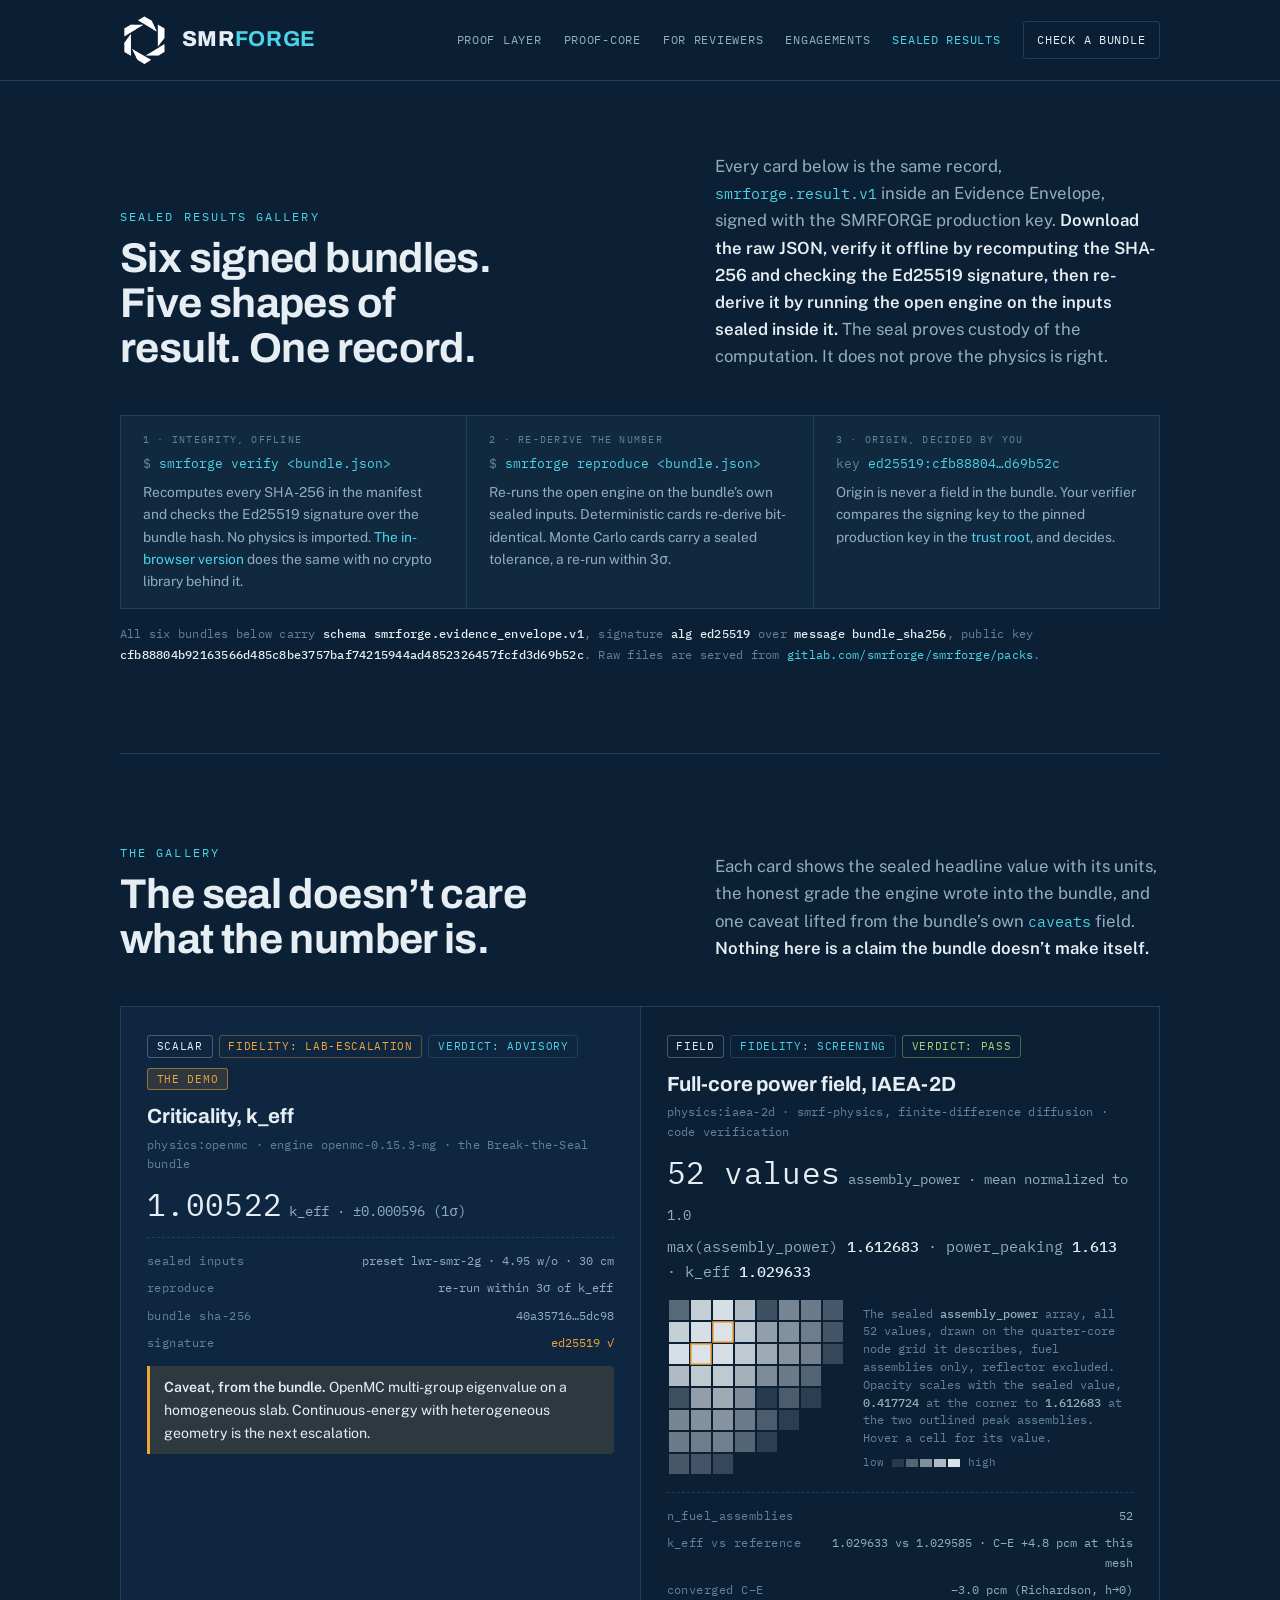
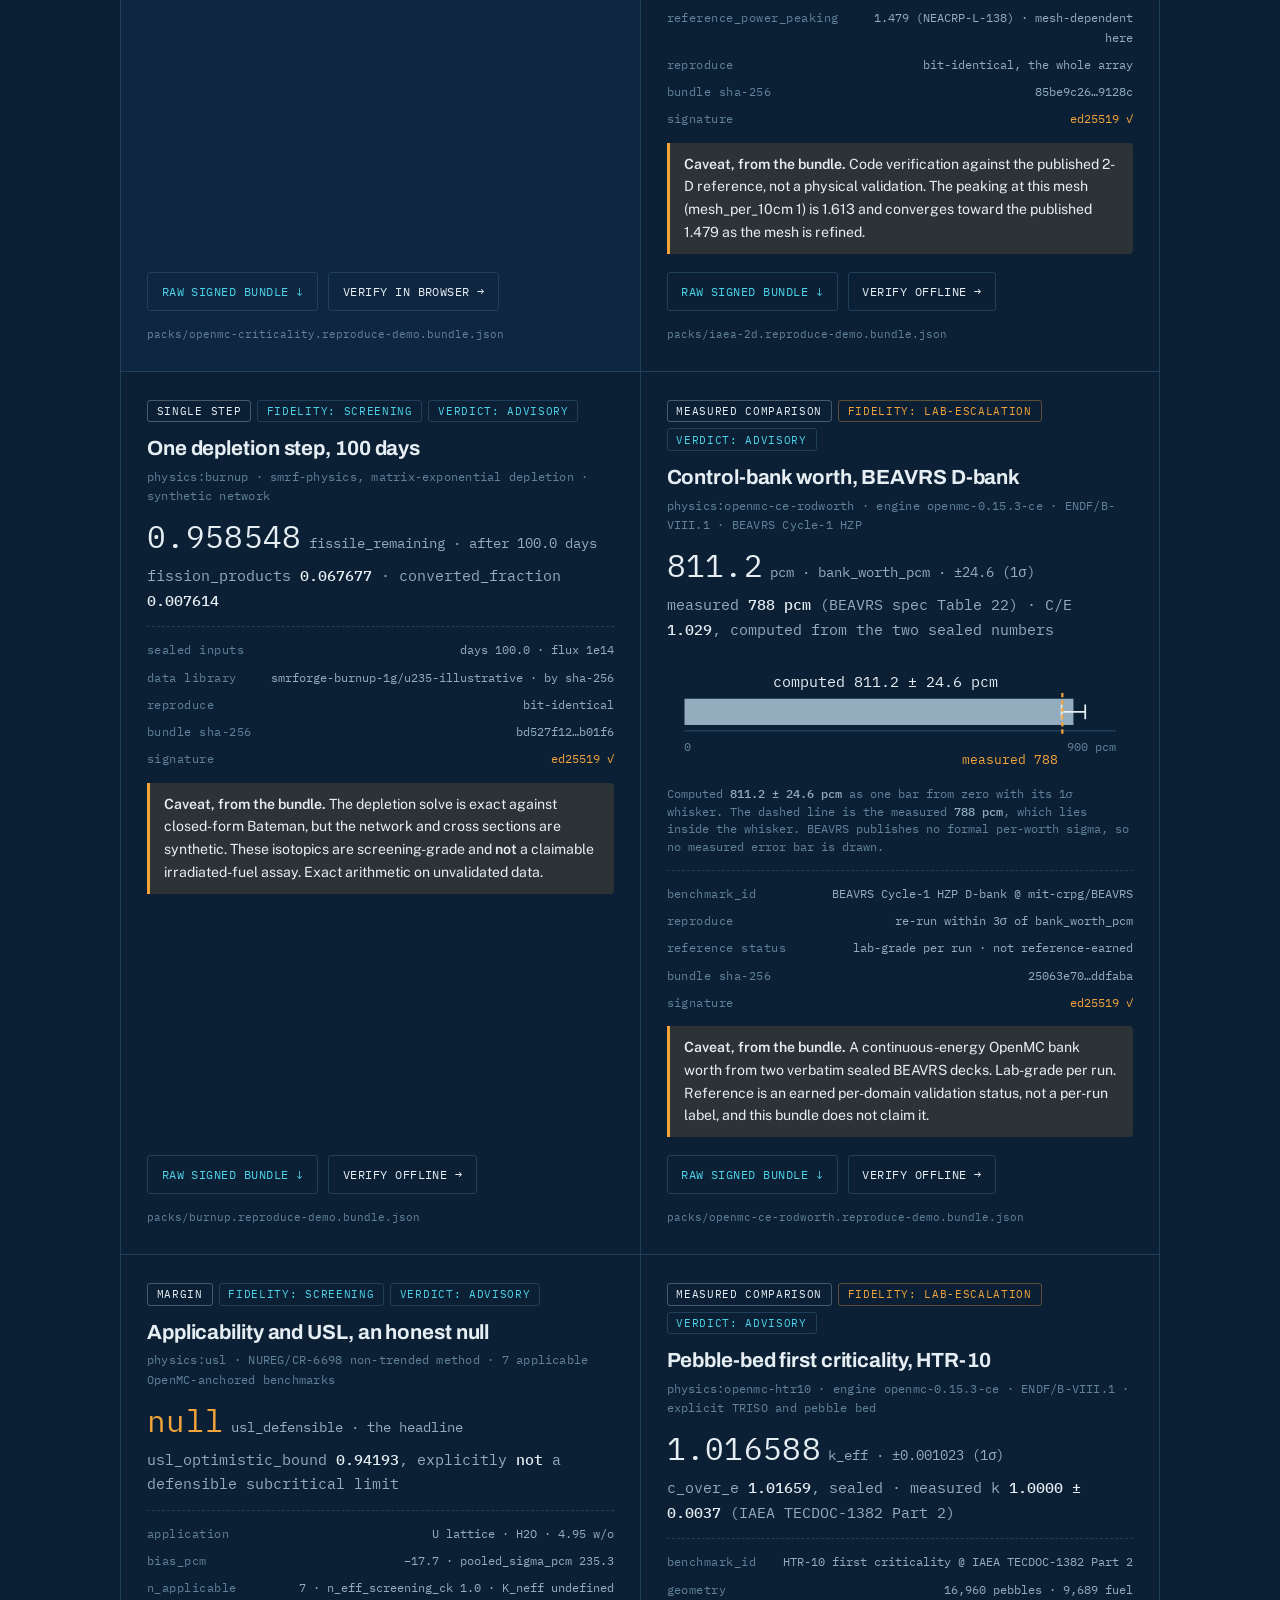
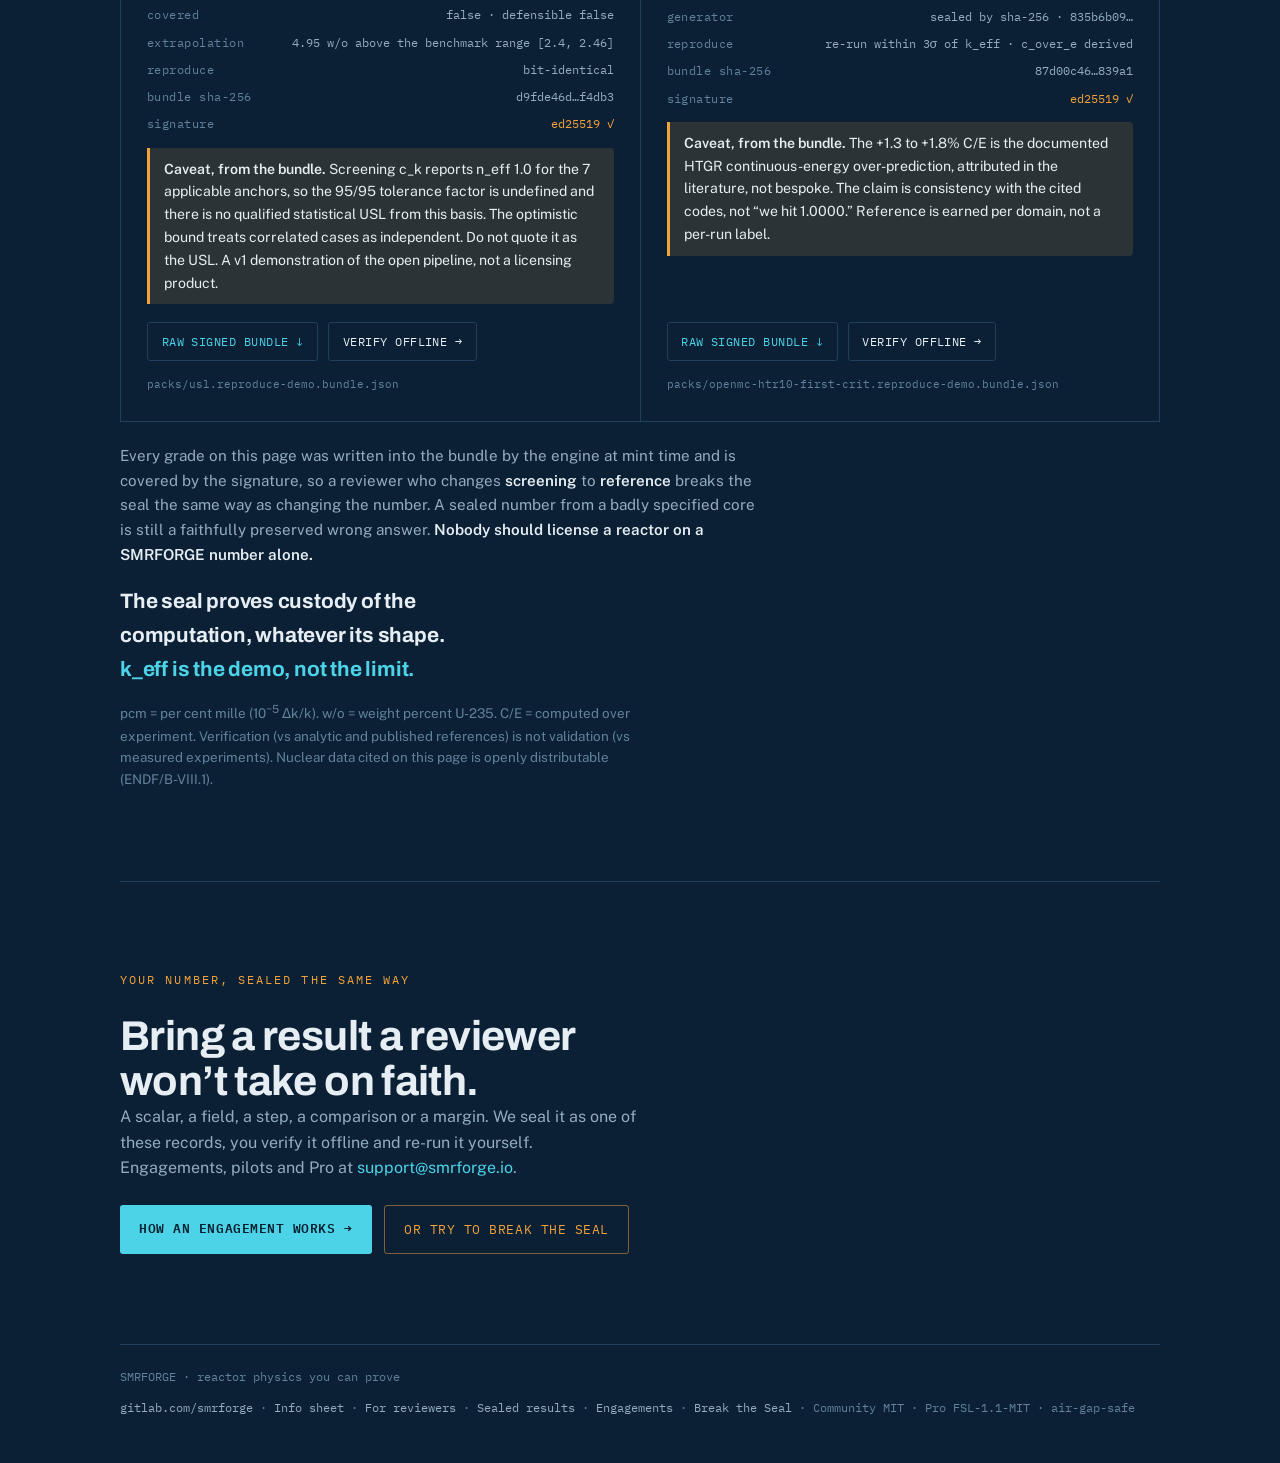
<file: sealed-results.html>
<!DOCTYPE html>
<html lang="en">
<head>
  <meta charset="UTF-8">
  <meta name="viewport" content="width=device-width, initial-scale=1.0">
  <title>SMRFORGE · Sealed results</title>
  <meta name="description" content="A gallery of production-signed SMRFORGE evidence bundles, one per result shape. A scalar k_eff, a 52-assembly power field, a single depletion step, two measured comparisons and a USL margin, each downloadable as raw JSON, verifiable offline (SHA-256 plus Ed25519) and re-derivable on the open engine. The seal proves custody of the computation, not that the physics is right.">
  <link rel="icon" href="images/smrforge_logo_white_transparent.png" type="image/png">
  <link rel="canonical" href="https://smrforge.io/sealed-results.html">
  <meta property="og:title" content="SMRFORGE · Sealed results">
  <meta property="og:description" content="Six production-signed evidence bundles, five result shapes, one record. Download the raw JSON, verify it offline, re-derive it on the open engine. k_eff is the demo, not the limit.">
  <meta property="og:image" content="https://smrforge.io/images/smrforge_logo_white_transparent.png">
  <meta property="og:url" content="https://smrforge.io/sealed-results.html">
  <meta property="og:type" content="website">
  <meta name="twitter:card" content="summary_large_image">
  <meta name="twitter:title" content="SMRFORGE · Sealed results">
  <meta name="twitter:description" content="Six production-signed evidence bundles, five result shapes, one record. Verify offline, re-derive on the open engine.">
  <meta name="twitter:image" content="https://smrforge.io/images/smrforge_logo_white_transparent.png">
  <link rel="preload" as="image" href="images/smrforge_logo_white_transparent.png">
  <link rel="preconnect" href="https://fonts.googleapis.com">
  <link rel="preconnect" href="https://fonts.gstatic.com" crossorigin>
  <link rel="stylesheet" href="https://fonts.googleapis.com/css2?family=Archivo:wght@500;600;700;800&family=Public+Sans:wght@400;500;600;700&family=IBM+Plex+Mono:wght@400;500;600&display=swap">
<style>
  /* ---- SMRFORGE design system (homepage sets it; this page follows) ----
       ground: prussian navy with a teal undertone · identity: glacier cyan (commands, links, kickers)
       signal: amber, the ONE warm accent, reserved for the thing that gets checked / the human decision
       verdicts: lichen = pass, clay = fail · hairline grids (1px --line) instead of card shadows
       type: Archivo display, Public Sans body, IBM Plex Mono for anything a machine wrote. */
  :root{
    --bg:#0b2035; --bg-2:#0e2640; --surface:#10293f; --surface-2:#143149;
    --line:#1f3f5a; --line-soft:#193449;
    --ink:#e6eef3; --muted:#93adbf; --faint:#62829b;
    --cyan:#4cd3e8; --cyan-2:#7ae3f2; --cyan-soft:rgba(76,211,232,.11);
    --amber:#f2a33a; --amber-soft:rgba(242,163,58,.14);
    --lichen:#9fd67a; --clay:#e0704f;
    --disp:"Archivo",system-ui,"Segoe UI",Helvetica,Arial,sans-serif;
    --body:"Public Sans",system-ui,"Segoe UI",Helvetica,Arial,sans-serif;
    --mono:"IBM Plex Mono",ui-monospace,"Cascadia Mono",Consolas,Menlo,monospace;
    --gutter:clamp(16px,4vw,40px);
  }
  *{box-sizing:border-box}
  html{scroll-behavior:smooth;scroll-padding-top:84px}
  body{margin:0;background:var(--bg);color:var(--ink);font-family:var(--body);line-height:1.62;
    -webkit-font-smoothing:antialiased;overflow-x:hidden}
  .wrap{max-width:1120px;margin:0 auto;padding:0 var(--gutter)}
  a{color:var(--ink)}
  :focus-visible{outline:2px solid var(--cyan);outline-offset:3px;border-radius:2px}
  .mono{font-family:var(--mono);font-variant-numeric:tabular-nums}
  .kicker{font-family:var(--mono);font-size:.72rem;letter-spacing:.18em;text-transform:uppercase;color:var(--cyan);margin:0 0 .6rem}
  .kicker.warm{color:var(--amber)}
  code,.code{font-family:var(--mono);font-size:.9em;color:var(--cyan)}

  /* --- section rhythm: one pattern, used everywhere --- */
  .sec{padding:clamp(56px,7vw,96px) 0;border-top:1px solid var(--line)}
  .sec.first{border-top:0;padding-top:clamp(40px,6vw,72px)}
  .sec-head{display:grid;grid-template-columns:minmax(0,1.1fr) minmax(0,.9fr);gap:clamp(20px,4vw,56px);align-items:end;margin-bottom:clamp(28px,4vw,44px)}
  @media(max-width:820px){.sec-head{grid-template-columns:1fr;gap:14px}}
  .sec h2{font-family:var(--disp);font-weight:700;font-size:clamp(1.75rem,3.6vw,2.6rem);line-height:1.08;letter-spacing:-.015em;margin:0;text-wrap:balance}
  .sec .lead{margin:0;color:var(--muted);font-size:1.05rem;max-width:56ch}
  .sec .lead b{color:var(--ink);font-weight:600}
  .sec .lead a{color:var(--cyan);text-decoration:none}
  .sec .lead a:hover{text-decoration:underline}

  /* --- hairline grid: cells on a 1px line background --- */
  .grid{display:grid;gap:1px;background:var(--line);border:1px solid var(--line)}
  .grid>*{background:var(--bg);padding:clamp(20px,2.6vw,28px) clamp(18px,2.4vw,26px);min-width:0}
  .grid.c3{grid-template-columns:repeat(3,minmax(0,1fr))}
  .grid.c2{grid-template-columns:repeat(2,minmax(0,1fr))}
  @media(max-width:720px){.grid.c3,.grid.c2{grid-template-columns:1fr}}
  .cell .cmd{font-family:var(--mono);font-size:.78rem;color:var(--cyan);letter-spacing:.02em;word-break:break-word}
  .cell h3{font-family:var(--disp);font-weight:700;font-size:1.22rem;margin:.55rem 0 .45rem;letter-spacing:-.005em}
  .cell p{margin:0;color:var(--muted);font-size:.95rem}
  .cell p a{color:var(--cyan);text-decoration:none}
  .cell p a:hover{text-decoration:underline}

  /* --- buttons --- */
  .btn{display:inline-block;font-family:var(--mono);font-size:.84rem;letter-spacing:.04em;text-transform:uppercase;
    padding:.78rem 1.2rem;text-decoration:none;border-radius:3px;transition:background .14s,border-color .14s,color .14s}
  .btn.primary{background:var(--cyan);color:#06202f;font-weight:600}
  .btn.primary:hover{background:var(--cyan-2)}
  .btn.line{border:1px solid var(--line);color:var(--ink)}
  .btn.line:hover{border-color:var(--cyan);color:var(--cyan)}
  .btn.warm{border:1px solid rgba(242,163,58,.5);color:var(--amber)}
  .btn.warm:hover{border-color:var(--amber);background:var(--amber-soft)}
  .ctas{display:flex;gap:12px;flex-wrap:wrap;margin-top:1.8rem}

  /* --- header --- */
  header.site{position:sticky;top:0;z-index:10;background:rgba(11,32,53,.92);backdrop-filter:blur(8px);
    border-bottom:1px solid var(--line)}
  header.site .bar{display:flex;justify-content:space-between;align-items:center;gap:16px;
    max-width:1120px;margin:0 auto;padding:14px var(--gutter)}
  .brand{display:flex;align-items:center;gap:.65rem;font-family:var(--disp);font-weight:800;font-size:1.35rem;letter-spacing:.03em;text-decoration:none}
  .brand .wm{line-height:1;color:var(--ink)}
  .brand .logo{height:52px;width:auto;display:block}
  .brand b{color:var(--cyan)}
  nav.main{display:flex;gap:22px;align-items:center;font-family:var(--mono);font-size:.76rem;text-transform:uppercase;letter-spacing:.06em}
  nav.main a{color:var(--muted);text-decoration:none;white-space:nowrap}
  nav.main a:hover{color:var(--ink)}
  nav.main a[aria-current="page"]{color:var(--cyan)}
  nav.main .ghost{border:1px solid var(--line);padding:.5rem .85rem;color:var(--ink);border-radius:3px}
  nav.main .ghost:hover{border-color:var(--cyan);color:var(--cyan)}
  @media(max-width:900px){nav.main{gap:14px}nav.main a.sub{display:none}}
  @media(max-width:560px){nav.main a:not(.ghost){display:none}.brand .logo{height:44px}}

  /* --- the check strip: three commands, one key --- */
  .strip{display:grid;grid-template-columns:repeat(3,minmax(0,1fr));gap:1px;background:var(--line);border:1px solid var(--line);margin-top:4px}
  @media(max-width:720px){.strip{grid-template-columns:1fr}}
  .strip>div{background:var(--surface);padding:16px clamp(16px,2.2vw,22px);min-width:0}
  .strip .sk{font-family:var(--mono);font-size:.64rem;letter-spacing:.12em;text-transform:uppercase;color:var(--faint);margin:0 0 6px}
  .strip .sc{font-family:var(--mono);font-size:.8rem;color:var(--cyan);overflow-wrap:anywhere;margin:0}
  .strip .sc .p{color:var(--faint)}
  .strip p.sd{margin:6px 0 0;font-size:.86rem;color:var(--muted)}
  .keyline{margin:14px 0 0;font-family:var(--mono);font-size:.78rem;color:var(--faint);letter-spacing:.02em;overflow-wrap:anywhere}
  .keyline b{color:var(--ink);font-weight:500}
  .keyline a{color:var(--cyan);text-decoration:none}
  .keyline a:hover{text-decoration:underline}

  /* --- the gallery: one card per sealed bundle --- */
  .gallery{display:grid;grid-template-columns:repeat(2,minmax(0,1fr));gap:1px;background:var(--line);border:1px solid var(--line)}
  @media(max-width:820px){.gallery{grid-template-columns:1fr}}
  .card{background:var(--bg);padding:clamp(20px,2.6vw,28px) clamp(18px,2.4vw,26px);min-width:0;display:flex;flex-direction:column;gap:14px}
  .card.demo{background:var(--bg-2)}
  .card .ct{display:flex;justify-content:space-between;align-items:center;gap:10px;flex-wrap:wrap}
  .tag{display:inline-block;font-family:var(--mono);font-size:.7rem;letter-spacing:.06em;text-transform:uppercase;
    padding:.08rem .55rem;border-radius:3px;border:1px solid var(--line);color:var(--cyan);white-space:nowrap}
  .tag.shape{color:var(--ink);border-color:rgba(230,238,243,.28)}
  .tag.fid{color:var(--cyan)}
  .tag.fid.lab{color:var(--amber);border-color:rgba(242,163,58,.35)}
  .tag.demo{color:var(--amber);border-color:rgba(242,163,58,.55);background:var(--amber-soft)}
  .tags{display:flex;gap:6px;flex-wrap:wrap}
  .card h3{font-family:var(--disp);font-weight:700;font-size:1.28rem;margin:0;letter-spacing:-.005em;line-height:1.2}
  .card .sub{margin:-8px 0 0;font-family:var(--mono);font-size:.74rem;color:var(--faint);letter-spacing:.02em;overflow-wrap:anywhere}
  .card .k{font-family:var(--mono);font-size:clamp(1.5rem,3.2vw,1.95rem);color:var(--ink);letter-spacing:.01em;
    font-variant-numeric:tabular-nums;line-height:1.15;overflow-wrap:anywhere}
  .card .k small{color:var(--muted);font-size:.86rem;margin-left:.45rem;letter-spacing:0}
  .card .k .null{color:var(--amber)}
  .card .k2{font-family:var(--mono);font-size:.95rem;color:var(--muted);margin:-6px 0 0;font-variant-numeric:tabular-nums}
  .card .k2 b{color:var(--ink);font-weight:500}
  .card .rows{border-top:1px dashed var(--line);padding-top:12px;display:grid;gap:7px;font-family:var(--mono)}
  .card .row{display:flex;justify-content:space-between;gap:12px;font-size:.78rem}
  .card .row .l{color:var(--faint);letter-spacing:.04em;flex:none}
  .card .row .v{color:var(--muted);text-align:right;overflow-wrap:anywhere;font-variant-numeric:tabular-nums}
  .card .row .v.ok{color:var(--amber)}
  .card .row .v.pass{color:var(--lichen)}
  .card .cav{margin:0;padding:10px 14px;border-left:3px solid var(--amber);background:var(--amber-soft);
    color:var(--ink);font-size:.88rem;border-radius:0 4px 4px 0}
  .card .cav b{font-weight:600}
  .card .links{display:flex;gap:10px;flex-wrap:wrap;margin-top:auto;padding-top:4px}
  .card .links a{font-family:var(--mono);font-size:.74rem;letter-spacing:.04em;text-transform:uppercase;text-decoration:none;
    border:1px solid var(--line);color:var(--ink);padding:.55rem .85rem;border-radius:3px;transition:border-color .14s,color .14s}
  .card .links a:hover{border-color:var(--cyan);color:var(--cyan)}
  .card .links a.raw{color:var(--cyan)}
  .card .fn{margin:0;font-family:var(--mono);font-size:.7rem;color:var(--faint);overflow-wrap:anywhere}

  /* --- the two small figures: field heatmap, rod-worth bar --- */
  .card figure{margin:0;display:grid;grid-template-columns:auto minmax(0,1fr);gap:16px;align-items:center}
  @media(max-width:480px){.card figure{grid-template-columns:1fr}}
  .card figure.wide{grid-template-columns:1fr}
  .card figure svg{display:block;max-width:100%;height:auto}
  .card figure text{font-family:var(--mono);font-variant-numeric:tabular-nums}
  .card figcaption{font-family:var(--mono);font-size:.74rem;color:var(--faint);line-height:1.5}
  .card figcaption b{color:var(--muted);font-weight:500}
  .heat{width:180px;flex:none}
  .heat rect{fill:var(--ink)}
  .heat rect.peak{stroke:var(--amber);stroke-width:1.5}
  .heat rect.peak:hover,.heat rect:hover{stroke:var(--cyan);stroke-width:1.5}
  .ramp{display:flex;gap:2px;align-items:center;margin-top:8px}
  .ramp i{display:block;width:12px;height:8px;background:var(--ink)}
  .ramp span{font-family:var(--mono);font-size:.66rem;color:var(--faint);margin:0 6px}
  .rw .bar{fill:var(--muted)}
  .rw .err{stroke:var(--ink);fill:none}
  .rw .meas{stroke:var(--amber);fill:none}
  .rw .axis{stroke:var(--line);fill:none}
  .rw .ink{fill:var(--ink)} .rw .mut{fill:var(--muted)} .rw .fnt{fill:var(--faint)} .rw .amb{fill:var(--amber)}

  /* --- closing --- */
  .close-honest{margin:22px 0 0;color:var(--muted);font-size:.95rem;max-width:72ch}
  .close-honest b{color:var(--ink);font-weight:600}
  .close-line{margin:18px 0 0;font-family:var(--disp);font-weight:700;font-size:clamp(1.08rem,2vw,1.3rem);
    letter-spacing:-.01em;color:var(--ink);max-width:40ch;text-wrap:balance}
  .close-line b{color:var(--cyan)}
  .fine{font-size:.84rem;color:var(--faint);margin:14px 0 0;max-width:64ch}

  /* --- contact + footer --- */
  .contact h2{max-width:22ch}
  .contact p{color:var(--muted);max-width:52ch;margin:0 0 1.5rem}
  .contact p a{color:var(--cyan);text-decoration:none}
  footer{border-top:1px solid var(--line);padding:22px 0 46px;display:flex;justify-content:space-between;
    flex-wrap:wrap;gap:12px;font-family:var(--mono);font-size:.74rem;color:var(--faint)}
  footer a{color:var(--muted);text-decoration:none}
  footer a:hover{color:var(--cyan)}
</style>
</head>
<body>
<header class="site">
  <div class="bar">
    <a class="brand" href="/" aria-label="SMRFORGE home"><img class="logo" src="images/smrforge-mark-white.png" alt="SMRFORGE mark"><span class="wm">SMR<b>FORGE</b></span></a>
    <nav class="main" aria-label="Primary">
      <a href="proof-layer.html">Proof Layer</a><a href="https://proof-core.com">proof-core</a><a href="for-reviewers.html">For reviewers</a><a href="engagements.html">Engagements</a><a href="sealed-results.html" aria-current="page">Sealed results</a>
      <a class="ghost" href="check.html">Check a bundle</a>
    </nav>
  </div>
</header>

<div class="wrap">
  <section class="sec first" id="top">
    <div class="sec-head">
      <div>
        <p class="kicker">Sealed results gallery</p>
        <h2>Six signed bundles. Five shapes of result. One record.</h2>
      </div>
      <p class="lead">Every card below is the same record, <code>smrforge.result.v1</code> inside an
        Evidence Envelope, signed with the SMRFORGE production key. <b>Download the raw JSON, verify it offline
        by recomputing the SHA-256 and checking the Ed25519 signature, then re-derive it by running the open
        engine on the inputs sealed inside it.</b> The seal proves custody of the computation. It does not prove
        the physics is right.</p>
    </div>

    <div class="strip" id="verify" aria-label="How to check any bundle on this page">
      <div>
        <p class="sk">1 &middot; integrity, offline</p>
        <p class="sc"><span class="p">$</span> smrforge verify &lt;bundle.json&gt;</p>
        <p class="sd">Recomputes every SHA-256 in the manifest and checks the Ed25519 signature over the bundle hash. No physics is imported. <a href="check.html" style="color:var(--cyan);text-decoration:none">The in-browser version</a> does the same with no crypto library behind it.</p>
      </div>
      <div>
        <p class="sk">2 &middot; re-derive the number</p>
        <p class="sc"><span class="p">$</span> smrforge reproduce &lt;bundle.json&gt;</p>
        <p class="sd">Re-runs the open engine on the bundle&rsquo;s own sealed inputs. Deterministic cards re-derive bit-identical. Monte Carlo cards carry a sealed tolerance, a re-run within 3&sigma;.</p>
      </div>
      <div>
        <p class="sk">3 &middot; origin, decided by you</p>
        <p class="sc"><span class="p">key</span> ed25519:cfb88804&hellip;d69b52c</p>
        <p class="sd">Origin is never a field in the bundle. Your verifier compares the signing key to the pinned production key in the <a href="https://gitlab.com/smrforge/smrforge/-/blob/main/docs/TRUST_ROOT.md" style="color:var(--cyan);text-decoration:none">trust root</a>, and decides.</p>
      </div>
    </div>
    <p class="keyline">All six bundles below carry <b>schema smrforge.evidence_envelope.v1</b>, signature <b>alg ed25519</b> over <b>message bundle_sha256</b>, public key <b>cfb88804b92163566d485c8be3757baf74215944ad4852326457fcfd3d69b52c</b>. Raw files are served from <a href="https://gitlab.com/smrforge/smrforge/-/tree/main/packs">gitlab.com/smrforge/smrforge/packs</a>.</p>
  </section>
</div>

<div class="wrap" id="gallery">
  <section class="sec">
    <div class="sec-head">
      <div>
        <p class="kicker">The gallery</p>
        <h2>The seal doesn&rsquo;t care what the number is.</h2>
      </div>
      <p class="lead">Each card shows the sealed headline value with its units, the honest grade the engine
        wrote into the bundle, and one caveat lifted from the bundle&rsquo;s own <code>caveats</code> field.
        <b>Nothing here is a claim the bundle doesn&rsquo;t make itself.</b></p>
    </div>

    <div class="gallery">

      <!-- 1 · SCALAR · the demo -->
      <article class="card demo" id="scalar">
        <div class="ct">
          <div class="tags"><span class="tag shape">scalar</span><span class="tag fid lab">fidelity: lab-escalation</span><span class="tag">verdict: advisory</span></div>
          <span class="tag demo">the demo</span>
        </div>
        <h3>Criticality, k_eff</h3>
        <p class="sub">physics:openmc &middot; engine openmc-0.15.3-mg &middot; the Break-the-Seal bundle</p>
        <div class="k">1.00522<small>k_eff &middot; &plusmn;0.000596 (1&sigma;)</small></div>
        <div class="rows">
          <div class="row"><span class="l">sealed inputs</span><span class="v">preset lwr-smr-2g &middot; 4.95 w/o &middot; 30 cm</span></div>
          <div class="row"><span class="l">reproduce</span><span class="v">re-run within 3&sigma; of k_eff</span></div>
          <div class="row"><span class="l">bundle sha-256</span><span class="v">40a35716&hellip;5dc98</span></div>
          <div class="row"><span class="l">signature</span><span class="v ok">ed25519 &#10003;</span></div>
        </div>
        <p class="cav"><b>Caveat, from the bundle.</b> OpenMC multi-group eigenvalue on a homogeneous slab. Continuous-energy with heterogeneous geometry is the next escalation.</p>
        <div class="links">
          <a class="raw" href="https://gitlab.com/smrforge/smrforge/-/raw/main/packs/openmc-criticality.reproduce-demo.bundle.json">Raw signed bundle &darr;</a>
          <a href="https://smrforge.io/check.html">Verify in browser &rarr;</a>
        </div>
        <p class="fn">packs/openmc-criticality.reproduce-demo.bundle.json</p>
      </article>

      <!-- 2 · FIELD · the 52-assembly power array -->
      <article class="card" id="field">
        <div class="ct">
          <div class="tags"><span class="tag shape">field</span><span class="tag fid">fidelity: screening</span><span class="tag" style="color:var(--lichen);border-color:rgba(159,214,122,.4)">verdict: pass</span></div>
        </div>
        <h3>Full-core power field, IAEA-2D</h3>
        <p class="sub">physics:iaea-2d &middot; smrf-physics, finite-difference diffusion &middot; code verification</p>
        <div class="k">52 values<small>assembly_power &middot; mean normalized to 1.0</small></div>
        <p class="k2">max(assembly_power) <b>1.612683</b> &middot; power_peaking <b>1.613</b> &middot; k_eff <b>1.029633</b></p>
        <figure>
          <svg class="heat" viewBox="0 0 180 180" width="180" height="180" role="img" aria-label="The sealed 52-value assembly power array drawn as a quarter core of 9 by 9 nodes, fuel assemblies only. Opacity scales with each sealed value from 0.417724 to 1.612683. The two symmetric peak assemblies at 1.612683 are outlined.">
            <rect x="2" y="2" width="20" height="20" fill-opacity="0.35"><title>assembly (0,0) &#183; 0.745062</title></rect>
            <rect x="24" y="2" width="20" height="20" fill-opacity="0.85"><title>assembly (0,1) &#183; 1.469131</title></rect>
            <rect x="46" y="2" width="20" height="20" fill-opacity="0.93"><title>assembly (0,2) &#183; 1.587913</title></rect>
            <rect x="68" y="2" width="20" height="20" fill-opacity="0.75"><title>assembly (0,3) &#183; 1.327804</title></rect>
            <rect x="90" y="2" width="20" height="20" fill-opacity="0.23"><title>assembly (0,4) &#183; 0.575927</title></rect>
            <rect x="112" y="2" width="20" height="20" fill-opacity="0.49"><title>assembly (0,5) &#183; 0.947642</title></rect>
            <rect x="134" y="2" width="20" height="20" fill-opacity="0.44"><title>assembly (0,6) &#183; 0.879837</title></rect>
            <rect x="156" y="2" width="20" height="20" fill-opacity="0.27"><title>assembly (0,7) &#183; 0.629516</title></rect>
            <rect x="2" y="24" width="20" height="20" fill-opacity="0.85"><title>assembly (1,0) &#183; 1.469131</title></rect>
            <rect x="24" y="24" width="20" height="20" fill-opacity="0.93"><title>assembly (1,1) &#183; 1.589175</title></rect>
            <rect class="peak" x="46" y="24" width="20" height="20" fill-opacity="0.95"><title>assembly (1,2) &#183; 1.612683 &#183; peak</title></rect>
            <rect x="68" y="24" width="20" height="20" fill-opacity="0.82"><title>assembly (1,3) &#183; 1.420728</title></rect>
            <rect x="90" y="24" width="20" height="20" fill-opacity="0.62"><title>assembly (1,4) &#183; 1.133209</title></rect>
            <rect x="112" y="24" width="20" height="20" fill-opacity="0.55"><title>assembly (1,5) &#183; 1.038302</title></rect>
            <rect x="134" y="24" width="20" height="20" fill-opacity="0.45"><title>assembly (1,6) &#183; 0.891462</title></rect>
            <rect x="156" y="24" width="20" height="20" fill-opacity="0.25"><title>assembly (1,7) &#183; 0.610364</title></rect>
            <rect x="2" y="46" width="20" height="20" fill-opacity="0.93"><title>assembly (2,0) &#183; 1.587913</title></rect>
            <rect class="peak" x="24" y="46" width="20" height="20" fill-opacity="0.95"><title>assembly (2,1) &#183; 1.612683 &#183; peak</title></rect>
            <rect x="46" y="46" width="20" height="20" fill-opacity="0.93"><title>assembly (2,2) &#183; 1.585060</title></rect>
            <rect x="68" y="46" width="20" height="20" fill-opacity="0.82"><title>assembly (2,3) &#183; 1.428773</title></rect>
            <rect x="90" y="46" width="20" height="20" fill-opacity="0.67"><title>assembly (2,4) &#183; 1.215609</title></rect>
            <rect x="112" y="46" width="20" height="20" fill-opacity="0.56"><title>assembly (2,5) &#183; 1.052972</title></rect>
            <rect x="134" y="46" width="20" height="20" fill-opacity="0.46"><title>assembly (2,6) &#183; 0.913530</title></rect>
            <rect x="156" y="46" width="20" height="20" fill-opacity="0.19"><title>assembly (2,7) &#183; 0.525353</title></rect>
            <rect x="2" y="68" width="20" height="20" fill-opacity="0.75"><title>assembly (3,0) &#183; 1.327804</title></rect>
            <rect x="24" y="68" width="20" height="20" fill-opacity="0.82"><title>assembly (3,1) &#183; 1.420728</title></rect>
            <rect x="46" y="68" width="20" height="20" fill-opacity="0.82"><title>assembly (3,2) &#183; 1.428773</title></rect>
            <rect x="68" y="68" width="20" height="20" fill-opacity="0.70"><title>assembly (3,3) &#183; 1.256129</title></rect>
            <rect x="90" y="68" width="20" height="20" fill-opacity="0.52"><title>assembly (3,4) &#183; 0.999457</title></rect>
            <rect x="112" y="68" width="20" height="20" fill-opacity="0.44"><title>assembly (3,5) &#183; 0.877940</title></rect>
            <rect x="134" y="68" width="20" height="20" fill-opacity="0.33"><title>assembly (3,6) &#183; 0.717792</title></rect>
            <rect x="2" y="90" width="20" height="20" fill-opacity="0.23"><title>assembly (4,0) &#183; 0.575927</title></rect>
            <rect x="24" y="90" width="20" height="20" fill-opacity="0.62"><title>assembly (4,1) &#183; 1.133209</title></rect>
            <rect x="46" y="90" width="20" height="20" fill-opacity="0.67"><title>assembly (4,2) &#183; 1.215609</title></rect>
            <rect x="68" y="90" width="20" height="20" fill-opacity="0.52"><title>assembly (4,3) &#183; 0.999457</title></rect>
            <rect x="90" y="90" width="20" height="20" fill-opacity="0.12"><title>assembly (4,4) &#183; 0.417724</title></rect>
            <rect x="112" y="90" width="20" height="20" fill-opacity="0.29"><title>assembly (4,5) &#183; 0.656349</title></rect>
            <rect x="134" y="90" width="20" height="20" fill-opacity="0.15"><title>assembly (4,6) &#183; 0.461052</title></rect>
            <rect x="2" y="112" width="20" height="20" fill-opacity="0.49"><title>assembly (5,0) &#183; 0.947642</title></rect>
            <rect x="24" y="112" width="20" height="20" fill-opacity="0.55"><title>assembly (5,1) &#183; 1.038302</title></rect>
            <rect x="46" y="112" width="20" height="20" fill-opacity="0.56"><title>assembly (5,2) &#183; 1.052972</title></rect>
            <rect x="68" y="112" width="20" height="20" fill-opacity="0.44"><title>assembly (5,3) &#183; 0.877940</title></rect>
            <rect x="90" y="112" width="20" height="20" fill-opacity="0.29"><title>assembly (5,4) &#183; 0.656349</title></rect>
            <rect x="112" y="112" width="20" height="20" fill-opacity="0.15"><title>assembly (5,5) &#183; 0.460161</title></rect>
            <rect x="2" y="134" width="20" height="20" fill-opacity="0.44"><title>assembly (6,0) &#183; 0.879837</title></rect>
            <rect x="24" y="134" width="20" height="20" fill-opacity="0.45"><title>assembly (6,1) &#183; 0.891462</title></rect>
            <rect x="46" y="134" width="20" height="20" fill-opacity="0.46"><title>assembly (6,2) &#183; 0.913530</title></rect>
            <rect x="68" y="134" width="20" height="20" fill-opacity="0.33"><title>assembly (6,3) &#183; 0.717792</title></rect>
            <rect x="90" y="134" width="20" height="20" fill-opacity="0.15"><title>assembly (6,4) &#183; 0.461052</title></rect>
            <rect x="2" y="156" width="20" height="20" fill-opacity="0.27"><title>assembly (7,0) &#183; 0.629516</title></rect>
            <rect x="24" y="156" width="20" height="20" fill-opacity="0.25"><title>assembly (7,1) &#183; 0.610364</title></rect>
            <rect x="46" y="156" width="20" height="20" fill-opacity="0.19"><title>assembly (7,2) &#183; 0.525353</title></rect>
          </svg>
          <figcaption>The sealed <b>assembly_power</b> array, all 52 values, drawn on the quarter-core node grid it describes, fuel assemblies only, reflector excluded. Opacity scales with the sealed value, <b>0.417724</b> at the corner to <b>1.612683</b> at the two outlined peak assemblies. Hover a cell for its value.
            <span class="ramp" aria-hidden="true"><span style="margin-left:0">low</span><i style="opacity:.12"></i><i style="opacity:.33"></i><i style="opacity:.54"></i><i style="opacity:.75"></i><i style="opacity:.95"></i><span>high</span></span>
          </figcaption>
        </figure>
        <div class="rows">
          <div class="row"><span class="l">n_fuel_assemblies</span><span class="v">52</span></div>
          <div class="row"><span class="l">k_eff vs reference</span><span class="v">1.029633 vs 1.029585 &middot; C&minus;E +4.8 pcm at this mesh</span></div>
          <div class="row"><span class="l">converged C&minus;E</span><span class="v">&minus;3.0 pcm (Richardson, h&rarr;0)</span></div>
          <div class="row"><span class="l">reference_power_peaking</span><span class="v">1.479 (NEACRP-L-138) &middot; mesh-dependent here</span></div>
          <div class="row"><span class="l">reproduce</span><span class="v">bit-identical, the whole array</span></div>
          <div class="row"><span class="l">bundle sha-256</span><span class="v">85be9c26&hellip;9128c</span></div>
          <div class="row"><span class="l">signature</span><span class="v ok">ed25519 &#10003;</span></div>
        </div>
        <p class="cav"><b>Caveat, from the bundle.</b> Code verification against the published 2-D reference, not a physical validation. The peaking at this mesh (mesh_per_10cm 1) is 1.613 and converges toward the published 1.479 as the mesh is refined.</p>
        <div class="links">
          <a class="raw" href="https://gitlab.com/smrforge/smrforge/-/raw/main/packs/iaea-2d.reproduce-demo.bundle.json">Raw signed bundle &darr;</a>
          <a href="#verify">Verify offline &rarr;</a>
        </div>
        <p class="fn">packs/iaea-2d.reproduce-demo.bundle.json</p>
      </article>

      <!-- 3 · SINGLE STEP · burnup -->
      <article class="card" id="step">
        <div class="ct">
          <div class="tags"><span class="tag shape">single step</span><span class="tag fid">fidelity: screening</span><span class="tag">verdict: advisory</span></div>
        </div>
        <h3>One depletion step, 100 days</h3>
        <p class="sub">physics:burnup &middot; smrf-physics, matrix-exponential depletion &middot; synthetic network</p>
        <div class="k">0.958548<small>fissile_remaining &middot; after 100.0 days</small></div>
        <p class="k2">fission_products <b>0.067677</b> &middot; converted_fraction <b>0.007614</b></p>
        <div class="rows">
          <div class="row"><span class="l">sealed inputs</span><span class="v">days 100.0 &middot; flux 1e14</span></div>
          <div class="row"><span class="l">data library</span><span class="v">smrforge-burnup-1g/u235-illustrative &middot; by sha-256</span></div>
          <div class="row"><span class="l">reproduce</span><span class="v">bit-identical</span></div>
          <div class="row"><span class="l">bundle sha-256</span><span class="v">bd527f12&hellip;b01f6</span></div>
          <div class="row"><span class="l">signature</span><span class="v ok">ed25519 &#10003;</span></div>
        </div>
        <p class="cav"><b>Caveat, from the bundle.</b> The depletion solve is exact against closed-form Bateman, but the network and cross sections are synthetic. These isotopics are screening-grade and <b>not</b> a claimable irradiated-fuel assay. Exact arithmetic on unvalidated data.</p>
        <div class="links">
          <a class="raw" href="https://gitlab.com/smrforge/smrforge/-/raw/main/packs/burnup.reproduce-demo.bundle.json">Raw signed bundle &darr;</a>
          <a href="#verify">Verify offline &rarr;</a>
        </div>
        <p class="fn">packs/burnup.reproduce-demo.bundle.json</p>
      </article>

      <!-- 4 · MEASURED COMPARISON · BEAVRS D-bank worth -->
      <article class="card" id="measured">
        <div class="ct">
          <div class="tags"><span class="tag shape">measured comparison</span><span class="tag fid lab">fidelity: lab-escalation</span><span class="tag">verdict: advisory</span></div>
        </div>
        <h3>Control-bank worth, BEAVRS D-bank</h3>
        <p class="sub">physics:openmc-ce-rodworth &middot; engine openmc-0.15.3-ce &middot; ENDF/B-VIII.1 &middot; BEAVRS Cycle-1 HZP</p>
        <div class="k">811.2<small>pcm &middot; bank_worth_pcm &middot; &plusmn;24.6 (1&sigma;)</small></div>
        <p class="k2">measured <b>788 pcm</b> (BEAVRS spec Table 22) &middot; C/E <b>1.029</b>, computed from the two sealed numbers</p>
        <figure class="wide">
          <svg class="rw" viewBox="0 0 320 78" role="img" aria-label="One horizontal bar from zero to the computed D-bank worth of 811.2 pcm with a one-sigma error whisker of plus or minus 24.6 pcm. A dashed amber line marks the measured 788 pcm, which sits inside the whisker.">
            <line class="axis" x1="12" y1="52" x2="308" y2="52" stroke-width="1"/>
            <text class="fnt" x="12" y="66" font-size="8.5">0</text>
            <text class="fnt" x="308" y="66" font-size="8.5" text-anchor="end">900 pcm</text>
            <!-- computed bar: 811.2 pcm on a 0 to 900 scale, 296 px wide, so 1 pcm = 0.3289 px -->
            <rect class="bar" x="12" y="30" width="266.8" height="18" rx="0"/>
            <!-- 1-sigma whisker: 24.6 pcm = 8.1 px each side, centered on 278.8 -->
            <path class="err" d="M270.7 39 H286.9 M270.7 34 V44 M286.9 34 V44" stroke-width="1.2"/>
            <text class="ink" x="150" y="22" font-size="10" text-anchor="middle">computed 811.2 &#177; 24.6 pcm</text>
            <!-- measured 788 pcm = 259.2 px from the axis origin, x = 271.2 -->
            <path class="meas" d="M271.2 26 V56" stroke-width="1.5" stroke-dasharray="3 2"/>
            <text class="amb" x="268" y="75" font-size="9" text-anchor="end">measured 788</text>
          </svg>
          <figcaption>Computed <b>811.2 &plusmn; 24.6 pcm</b> as one bar from zero with its 1&sigma; whisker. The dashed line is the measured <b>788 pcm</b>, which lies inside the whisker. BEAVRS publishes no formal per-worth sigma, so no measured error bar is drawn.</figcaption>
        </figure>
        <div class="rows">
          <div class="row"><span class="l">benchmark_id</span><span class="v">BEAVRS Cycle-1 HZP D-bank @ mit-crpg/BEAVRS</span></div>
          <div class="row"><span class="l">reproduce</span><span class="v">re-run within 3&sigma; of bank_worth_pcm</span></div>
          <div class="row"><span class="l">reference status</span><span class="v">lab-grade per run &middot; not reference-earned</span></div>
          <div class="row"><span class="l">bundle sha-256</span><span class="v">25063e70&hellip;ddfaba</span></div>
          <div class="row"><span class="l">signature</span><span class="v ok">ed25519 &#10003;</span></div>
        </div>
        <p class="cav"><b>Caveat, from the bundle.</b> A continuous-energy OpenMC bank worth from two verbatim sealed BEAVRS decks. Lab-grade per run. Reference is an earned per-domain validation status, not a per-run label, and this bundle does not claim it.</p>
        <div class="links">
          <a class="raw" href="https://gitlab.com/smrforge/smrforge/-/raw/main/packs/openmc-ce-rodworth.reproduce-demo.bundle.json">Raw signed bundle &darr;</a>
          <a href="#verify">Verify offline &rarr;</a>
        </div>
        <p class="fn">packs/openmc-ce-rodworth.reproduce-demo.bundle.json</p>
      </article>

      <!-- 5 · MARGIN · USL -->
      <article class="card" id="margin">
        <div class="ct">
          <div class="tags"><span class="tag shape">margin</span><span class="tag fid">fidelity: screening</span><span class="tag">verdict: advisory</span></div>
        </div>
        <h3>Applicability and USL, an honest null</h3>
        <p class="sub">physics:usl &middot; NUREG/CR-6698 non-trended method &middot; 7 applicable OpenMC-anchored benchmarks</p>
        <div class="k"><span class="null">null</span><small>usl_defensible &middot; the headline</small></div>
        <p class="k2">usl_optimistic_bound <b>0.94193</b>, explicitly <b>not</b> a defensible subcritical limit</p>
        <div class="rows">
          <div class="row"><span class="l">application</span><span class="v">U lattice &middot; H2O &middot; 4.95 w/o</span></div>
          <div class="row"><span class="l">bias_pcm</span><span class="v">&minus;17.7 &middot; pooled_sigma_pcm 235.3</span></div>
          <div class="row"><span class="l">n_applicable</span><span class="v">7 &middot; n_eff_screening_ck 1.0 &middot; K_neff undefined</span></div>
          <div class="row"><span class="l">covered</span><span class="v">false &middot; defensible false</span></div>
          <div class="row"><span class="l">extrapolation</span><span class="v">4.95 w/o above the benchmark range [2.4, 2.46]</span></div>
          <div class="row"><span class="l">reproduce</span><span class="v">bit-identical</span></div>
          <div class="row"><span class="l">bundle sha-256</span><span class="v">d9fde46d&hellip;f4db3</span></div>
          <div class="row"><span class="l">signature</span><span class="v ok">ed25519 &#10003;</span></div>
        </div>
        <p class="cav"><b>Caveat, from the bundle.</b> Screening c_k reports n_eff 1.0 for the 7 applicable anchors, so the 95/95 tolerance factor is undefined and there is no qualified statistical USL from this basis. The optimistic bound treats correlated cases as independent. Do not quote it as the USL. A v1 demonstration of the open pipeline, not a licensing product.</p>
        <div class="links">
          <a class="raw" href="https://gitlab.com/smrforge/smrforge/-/raw/main/packs/usl.reproduce-demo.bundle.json">Raw signed bundle &darr;</a>
          <a href="#verify">Verify offline &rarr;</a>
        </div>
        <p class="fn">packs/usl.reproduce-demo.bundle.json</p>
      </article>

      <!-- 6 · MEASURED COMPARISON · HTR-10 first criticality -->
      <article class="card" id="measured-2">
        <div class="ct">
          <div class="tags"><span class="tag shape">measured comparison</span><span class="tag fid lab">fidelity: lab-escalation</span><span class="tag">verdict: advisory</span></div>
        </div>
        <h3>Pebble-bed first criticality, HTR-10</h3>
        <p class="sub">physics:openmc-htr10 &middot; engine openmc-0.15.3-ce &middot; ENDF/B-VIII.1 &middot; explicit TRISO and pebble bed</p>
        <div class="k">1.016588<small>k_eff &middot; &plusmn;0.001023 (1&sigma;)</small></div>
        <p class="k2">c_over_e <b>1.01659</b>, sealed &middot; measured k <b>1.0000 &plusmn; 0.0037</b> (IAEA TECDOC-1382 Part 2)</p>
        <div class="rows">
          <div class="row"><span class="l">benchmark_id</span><span class="v">HTR-10 first criticality @ IAEA TECDOC-1382 Part 2</span></div>
          <div class="row"><span class="l">geometry</span><span class="v">16,960 pebbles &middot; 9,689 fuel</span></div>
          <div class="row"><span class="l">generator</span><span class="v">sealed by sha-256 &middot; 835b6b09&hellip;</span></div>
          <div class="row"><span class="l">reproduce</span><span class="v">re-run within 3&sigma; of k_eff &middot; c_over_e derived</span></div>
          <div class="row"><span class="l">bundle sha-256</span><span class="v">87d00c46&hellip;839a1</span></div>
          <div class="row"><span class="l">signature</span><span class="v ok">ed25519 &#10003;</span></div>
        </div>
        <p class="cav"><b>Caveat, from the bundle.</b> The +1.3 to +1.8% C/E is the documented HTGR continuous-energy over-prediction, attributed in the literature, not bespoke. The claim is consistency with the cited codes, not &ldquo;we hit 1.0000.&rdquo; Reference is earned per domain, not a per-run label.</p>
        <div class="links">
          <a class="raw" href="https://gitlab.com/smrforge/smrforge/-/raw/main/packs/openmc-htr10-first-crit.reproduce-demo.bundle.json">Raw signed bundle &darr;</a>
          <a href="#verify">Verify offline &rarr;</a>
        </div>
        <p class="fn">packs/openmc-htr10-first-crit.reproduce-demo.bundle.json</p>
      </article>

    </div>

    <p class="close-honest">Every grade on this page was written into the bundle by the engine at mint time and is
      covered by the signature, so a reviewer who changes <b>screening</b> to <b>reference</b> breaks the seal the
      same way as changing the number. A sealed number from a badly specified core is still a faithfully preserved
      wrong answer. <b>Nobody should license a reactor on a SMRFORGE number alone.</b></p>
    <p class="close-line">The seal proves custody of the computation, whatever its shape.
      <b>k_eff is the demo, not the limit.</b></p>
    <p class="fine">pcm = per cent mille (10<sup>&minus;5</sup> &Delta;k/k). w/o = weight percent U-235. C/E = computed over experiment.
      Verification (vs analytic and published references) is not validation (vs measured experiments). Nuclear data cited
      on this page is openly distributable (ENDF/B-VIII.1).</p>
  </section>
</div>

<div class="wrap" id="contact">
  <section class="sec contact">
    <p class="kicker warm">Your number, sealed the same way</p>
    <h2>Bring a result a reviewer won&rsquo;t take on faith.</h2>
    <p>A scalar, a field, a step, a comparison or a margin. We seal it as one of these records, you verify
      it offline and re-run it yourself. Engagements, pilots and Pro at <a href="mailto:support@smrforge.io">support@smrforge.io</a>.</p>
    <div class="ctas" style="margin-top:0">
      <a class="btn primary" href="engagements.html">How an engagement works &rarr;</a>
      <a class="btn warm" href="break-the-seal.html">Or try to break the seal</a>
    </div>
  </section>
</div>

<div class="wrap">
  <footer>
    <span>SMRFORGE &middot; reactor physics you can prove</span>
    <span><a href="https://gitlab.com/smrforge">gitlab.com/smrforge</a> &middot; <a href="info-sheet.html">Info sheet</a> &middot; <a href="for-reviewers.html">For reviewers</a> &middot; <a href="sealed-results.html">Sealed results</a> &middot; <a href="engagements.html">Engagements</a> &middot; <a href="break-the-seal.html">Break the Seal</a> &middot; Community MIT &middot; Pro FSL-1.1-MIT &middot; air-gap-safe</span>
  </footer>
</div>
<script src="script.js"></script>
</body>
</html>
</file>
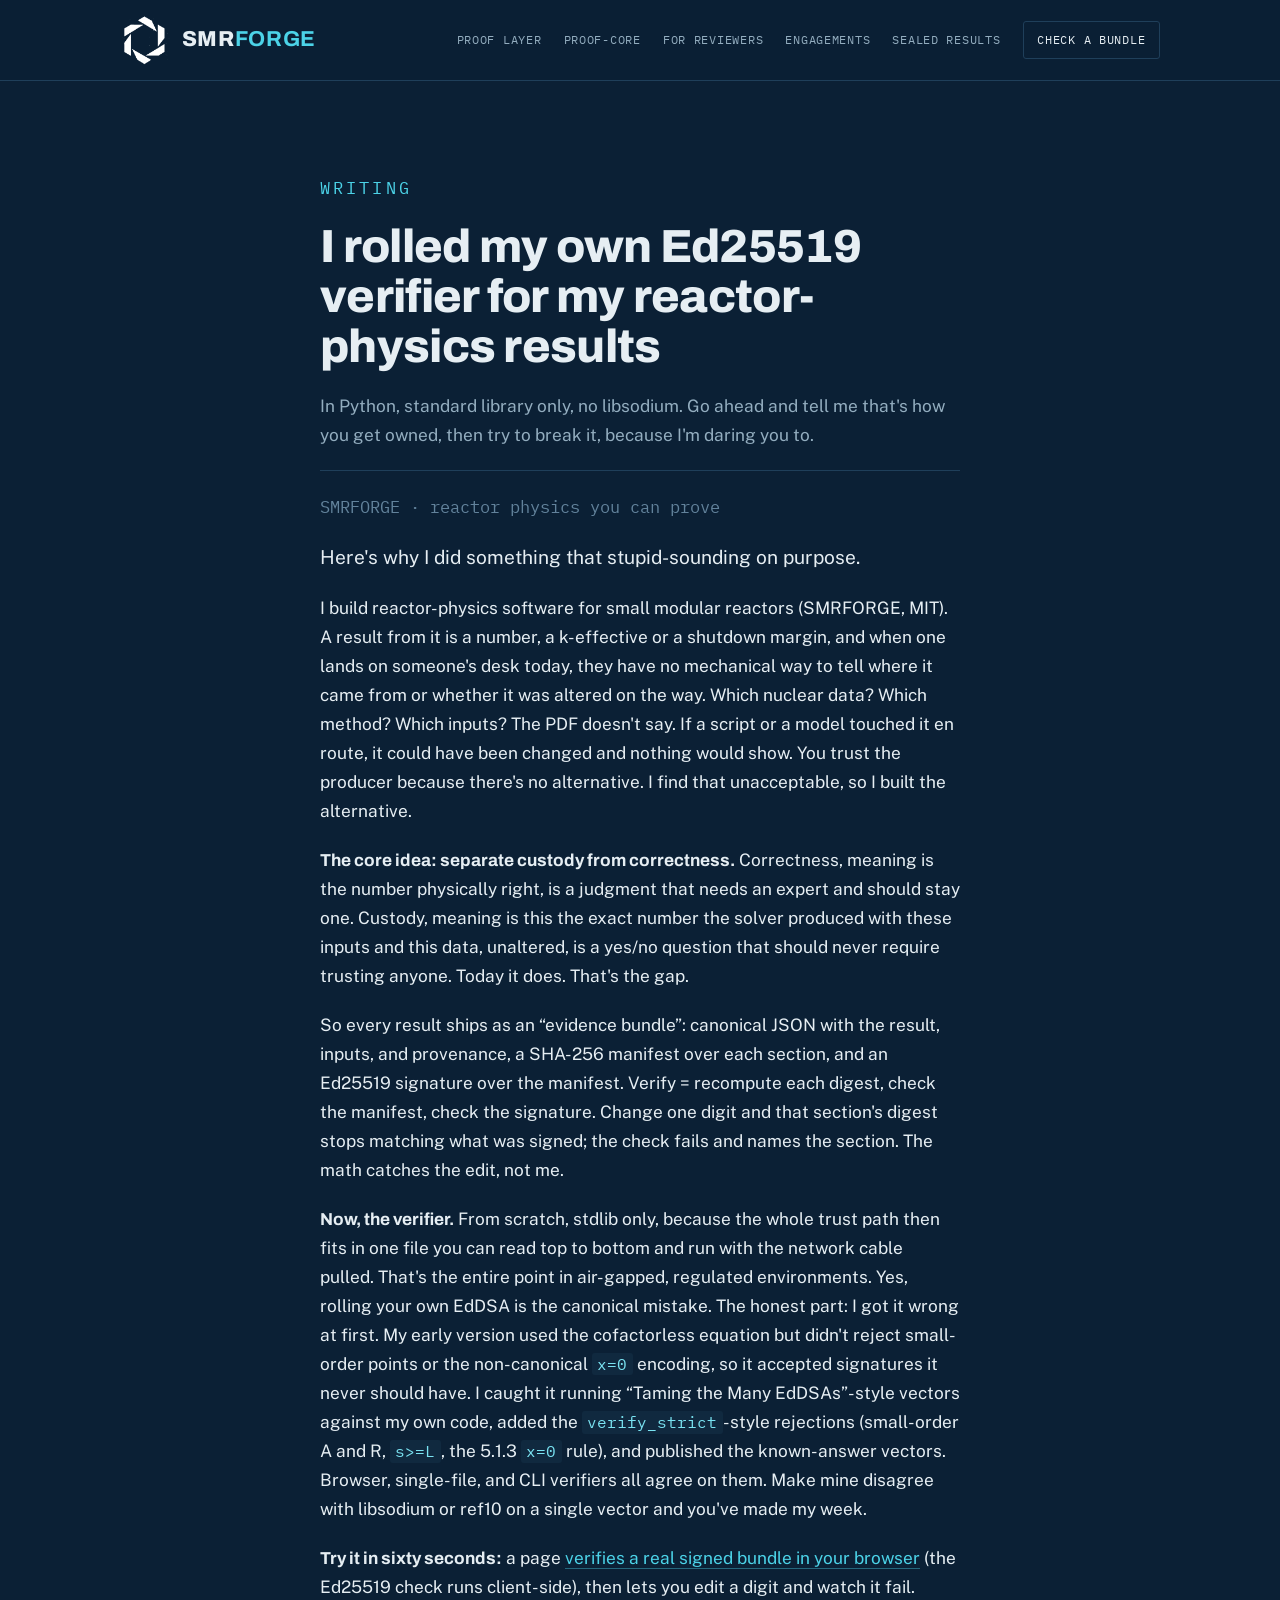
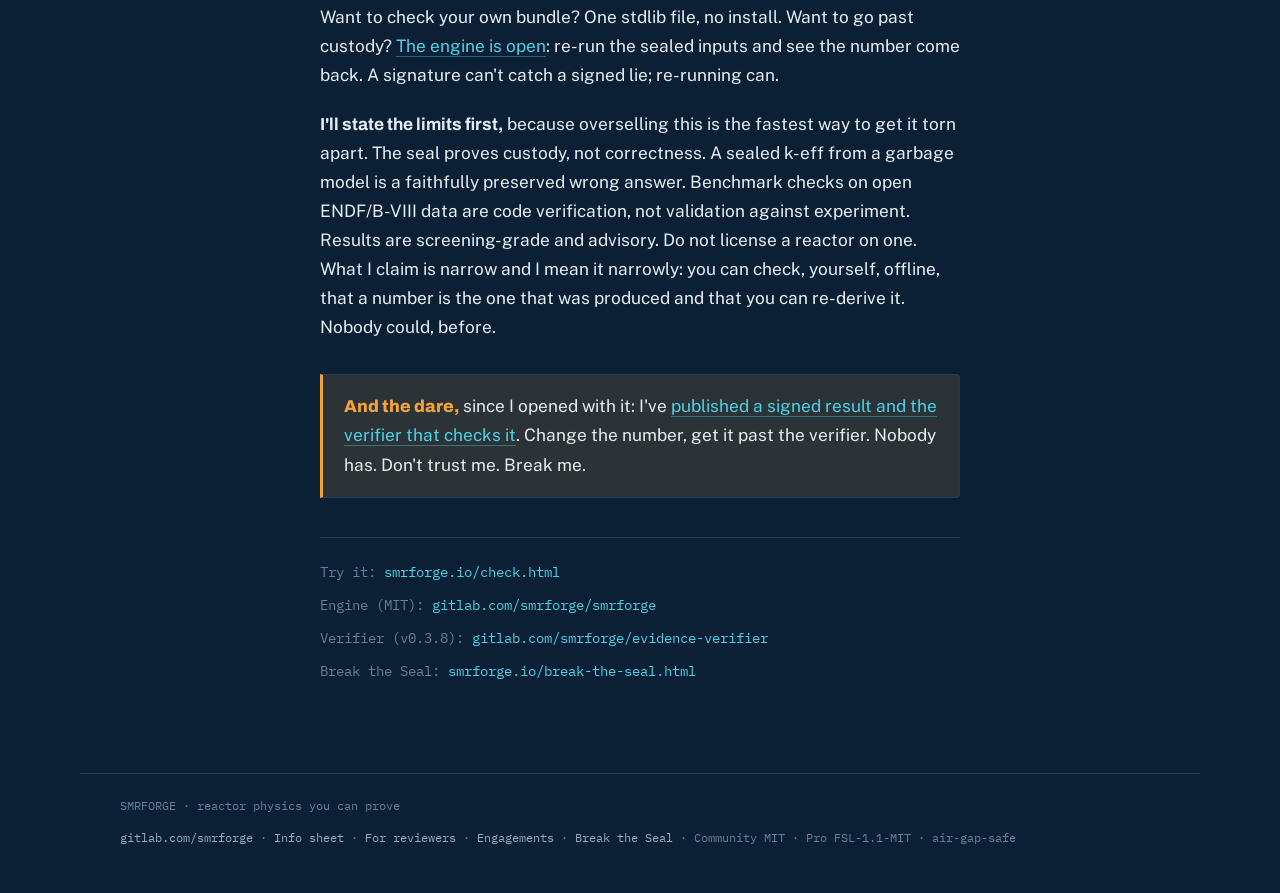
<file: writing/rolled-my-own-ed25519-verifier.html>
<!DOCTYPE html>
<html lang="en">
<head>
  <meta charset="UTF-8">
  <meta name="viewport" content="width=device-width, initial-scale=1.0">
  <title>I rolled my own Ed25519 verifier for my reactor-physics results</title>
  <meta name="description" content="A from-scratch, dependency-free Ed25519 verifier so anyone can check a reactor-physics result offline. Custody vs correctness, and what the seal proves.">
  <link rel="icon" href="/images/smrforge_logo_white_transparent.png" type="image/png">
  <link rel="canonical" href="https://smrforge.io/writing/rolled-my-own-ed25519-verifier.html">
  <meta property="og:title" content="I rolled my own Ed25519 verifier for my reactor-physics results">
  <meta property="og:description" content="A from-scratch, dependency-free Ed25519 verifier so anyone can check a reactor-physics number offline. Custody vs correctness, the RFC 8032 hardening, and a standing dare: break it.">
  <meta property="og:image" content="https://smrforge.io/images/smrforge_logo_white_transparent.png">
  <meta property="og:url" content="https://smrforge.io/writing/rolled-my-own-ed25519-verifier.html">
  <meta property="og:type" content="article">
  <meta name="twitter:card" content="summary_large_image">
  <meta name="twitter:title" content="I rolled my own Ed25519 verifier for my reactor-physics results">
  <meta name="twitter:description" content="Custody, not correctness: check a reactor-physics number yourself, offline. From-scratch stdlib verifier. Break it if you can.">
  <meta name="twitter:image" content="https://smrforge.io/images/smrforge_logo_white_transparent.png">
  <link rel="preconnect" href="https://fonts.googleapis.com">
  <link rel="preconnect" href="https://fonts.gstatic.com" crossorigin>
  <link rel="stylesheet" href="https://fonts.googleapis.com/css2?family=Archivo:wght@500;600;700;800&family=Public+Sans:wght@400;500;600;700&family=IBM+Plex+Mono:wght@400;500;600&display=swap">
<style>
  :root{
    --bg:#0b2035; --bg-2:#0e2640; --surface:#10293f; --surface-2:#143149;
    --line:#1f3f5a; --line-soft:#193449;
    --ink:#e6eef3; --muted:#93adbf; --faint:#62829b;
    --cyan:#4cd3e8; --cyan-2:#7ae3f2; --amber:#f2a33a; --amber-soft:rgba(242,163,58,.14);
    --disp:"Archivo",system-ui,"Segoe UI",Helvetica,Arial,sans-serif;
    --body:"Public Sans",system-ui,"Segoe UI",Helvetica,Arial,sans-serif;
    --mono:"IBM Plex Mono",ui-monospace,"Cascadia Mono",Consolas,Menlo,monospace;
    --gutter:clamp(16px,4vw,40px);
  }
  *{box-sizing:border-box}
  html{scroll-behavior:smooth;scroll-padding-top:84px}
  body{margin:0;background:var(--bg);color:var(--ink);font-family:var(--body);line-height:1.68;
    -webkit-font-smoothing:antialiased;overflow-x:hidden}
  a{color:var(--cyan)}

  /* header (canonical) */
  header.site{position:sticky;top:0;z-index:10;background:rgba(11,32,53,.92);backdrop-filter:blur(8px);border-bottom:1px solid var(--line)}
  header.site .bar{display:flex;justify-content:space-between;align-items:center;gap:16px;max-width:1120px;margin:0 auto;padding:14px var(--gutter)}
  .brand{display:flex;align-items:center;gap:.65rem;font-family:var(--disp);font-weight:800;font-size:1.35rem;letter-spacing:.03em;text-decoration:none}
  .brand .wm{line-height:1;color:var(--ink)}
  .brand .logo{height:52px;width:auto;display:block}
  .brand b{color:var(--cyan)}
  nav.main{display:flex;gap:22px;align-items:center;font-family:var(--mono);font-size:.76rem;text-transform:uppercase;letter-spacing:.06em}
  nav.main a{color:var(--muted);text-decoration:none;white-space:nowrap}
  nav.main a:hover{color:var(--ink)}
  nav.main .ghost{border:1px solid var(--line);padding:.5rem .85rem;color:var(--ink);border-radius:3px}
  nav.main .ghost:hover{border-color:var(--cyan);color:var(--cyan)}
  @media(max-width:900px){nav.main{gap:14px}nav.main a.sub{display:none}}
  @media(max-width:560px){nav.main a:not(.ghost){display:none}.brand .logo{height:44px}}

  /* article */
  .art{max-width:720px;margin:0 auto;padding:clamp(40px,6vw,72px) var(--gutter) clamp(56px,7vw,96px)}
  .eyebrow{font-family:var(--mono);font-size:.72rem;letter-spacing:.18em;text-transform:uppercase;color:var(--cyan);margin:0 0 1rem}
  h1{font-family:var(--disp);font-weight:800;font-size:clamp(1.9rem,4.4vw,2.9rem);line-height:1.08;letter-spacing:-.015em;margin:0 0 1rem;text-wrap:balance}
  .dek{font-size:1.15rem;color:var(--muted);margin:0 0 .4rem;max-width:60ch}
  .byline{font-family:var(--mono);font-size:.76rem;color:var(--faint);margin:1.3rem 0 0;padding-top:1.3rem;border-top:1px solid var(--line)}
  .art p{font-size:1.08rem;margin:1.25rem 0;max-width:68ch}
  .art p.lead{font-size:1.2rem;color:var(--ink)}
  .art strong{color:var(--ink);font-weight:600}
  .art code{font-family:var(--mono);font-size:.9em;color:var(--cyan-2);background:var(--surface);padding:.08em .35em;border-radius:3px;word-break:break-word}
  .art a{color:var(--cyan);text-decoration:none;border-bottom:1px solid rgba(76,211,232,.4)}
  .art a:hover{border-bottom-color:var(--cyan)}
  .kick{font-family:var(--disp);font-weight:700;color:var(--ink)}
  .dare{margin:2rem 0 0;border:1px solid var(--line);border-left:3px solid var(--amber);background:var(--amber-soft);
    border-radius:0 4px 4px 0;padding:1.1rem 1.3rem}
  .dare p{margin:0;font-size:1.08rem}
  .dare .tag{font-family:var(--disp);font-weight:800;color:var(--amber)}
  .links{margin:2.4rem 0 0;border-top:1px solid var(--line);padding-top:1.4rem;display:grid;gap:.55rem;font-family:var(--mono);font-size:.9rem}
  .links a{color:var(--cyan);text-decoration:none;border:0}
  .links a:hover{text-decoration:underline}
  .links .l{color:var(--faint);margin-right:.5rem}

  footer{border-top:1px solid var(--line);padding:22px 0 46px;display:flex;justify-content:space-between;
    flex-wrap:wrap;gap:12px;font-family:var(--mono);font-size:.74rem;color:var(--faint);max-width:1120px;margin:0 auto;padding-left:var(--gutter);padding-right:var(--gutter)}
  footer a{color:var(--muted);text-decoration:none}
  footer a:hover{color:var(--cyan)}
</style>
</head>
<body>
<header class="site">
  <div class="bar">
    <a class="brand" href="/" aria-label="SMRFORGE home"><img class="logo" src="/images/smrforge-mark-white.png" alt="SMRFORGE mark"><span class="wm">SMR<b>FORGE</b></span></a>
    <nav class="main" aria-label="Primary">
      <a href="/proof-layer.html">Proof Layer</a><a href="/proof-core.html">proof-core</a><a href="/for-reviewers.html">For reviewers</a><a href="/engagements.html">Engagements</a><a href="/sealed-results.html">Sealed results</a>
      <a class="ghost" href="/check.html">Check a bundle</a>
    </nav>
  </div>
</header>

<article class="art">
  <p class="eyebrow">Writing</p>
  <h1>I rolled my own Ed25519 verifier for my reactor-physics results</h1>
  <p class="dek">In Python, standard library only, no libsodium. Go ahead and tell me that's how you get owned, then try to break it, because I'm daring you to.</p>
  <p class="byline">SMRFORGE &middot; reactor physics you can prove</p>

  <p class="lead">Here's why I did something that stupid-sounding on purpose.</p>

  <p>I build reactor-physics software for small modular reactors (SMRFORGE, MIT). A result from it is a number, a k-effective or a shutdown margin, and when one lands on someone's desk today, they have no mechanical way to tell where it came from or whether it was altered on the way. Which nuclear data? Which method? Which inputs? The PDF doesn't say. If a script or a model touched it en route, it could have been changed and nothing would show. You trust the producer because there's no alternative. I find that unacceptable, so I built the alternative.</p>

  <p><span class="kick">The core idea: separate custody from correctness.</span> Correctness, meaning is the number physically right, is a judgment that needs an expert and should stay one. Custody, meaning is this the exact number the solver produced with these inputs and this data, unaltered, is a yes/no question that should never require trusting anyone. Today it does. That's the gap.</p>

  <p>So every result ships as an &ldquo;evidence bundle&rdquo;: canonical JSON with the result, inputs, and provenance, a SHA-256 manifest over each section, and an Ed25519 signature over the manifest. Verify = recompute each digest, check the manifest, check the signature. Change one digit and that section's digest stops matching what was signed; the check fails and names the section. The math catches the edit, not me.</p>

  <p><span class="kick">Now, the verifier.</span> From scratch, stdlib only, because the whole trust path then fits in one file you can read top to bottom and run with the network cable pulled. That's the entire point in air-gapped, regulated environments. Yes, rolling your own EdDSA is the canonical mistake. The honest part: I got it wrong at first. My early version used the cofactorless equation but didn't reject small-order points or the non-canonical <code>x=0</code> encoding, so it accepted signatures it never should have. I caught it running &ldquo;Taming the Many EdDSAs&rdquo;-style vectors against my own code, added the <code>verify_strict</code>-style rejections (small-order A and R, <code>s&gt;=L</code>, the 5.1.3 <code>x=0</code> rule), and published the known-answer vectors. Browser, single-file, and CLI verifiers all agree on them. Make mine disagree with libsodium or ref10 on a single vector and you've made my week.</p>

  <p><span class="kick">Try it in sixty seconds:</span> a page <a href="/check.html">verifies a real signed bundle in your browser</a> (the Ed25519 check runs client-side), then lets you edit a digit and watch it fail. Want to check your own bundle? One stdlib file, no install. Want to go past custody? <a href="https://gitlab.com/smrforge/smrforge">The engine is open</a>: re-run the sealed inputs and see the number come back. A signature can't catch a signed lie; re-running can.</p>

  <p><span class="kick">I'll state the limits first,</span> because overselling this is the fastest way to get it torn apart. The seal proves custody, not correctness. A sealed k-eff from a garbage model is a faithfully preserved wrong answer. Benchmark checks on open ENDF/B-VIII data are code verification, not validation against experiment. Results are screening-grade and advisory. Do not license a reactor on one. What I claim is narrow and I mean it narrowly: you can check, yourself, offline, that a number is the one that was produced and that you can re-derive it. Nobody could, before.</p>

  <div class="dare">
    <p><span class="tag">And the dare,</span> since I opened with it: I've <a href="/break-the-seal.html">published a signed result and the verifier that checks it</a>. Change the number, get it past the verifier. Nobody has. Don't trust me. Break me.</p>
  </div>

  <div class="links">
    <div><span class="l">Try it:</span><a href="/check.html">smrforge.io/check.html</a></div>
    <div><span class="l">Engine (MIT):</span><a href="https://gitlab.com/smrforge/smrforge">gitlab.com/smrforge/smrforge</a></div>
    <div><span class="l">Verifier (v0.3.8):</span><a href="https://gitlab.com/smrforge/evidence-verifier">gitlab.com/smrforge/evidence-verifier</a></div>
    <div><span class="l">Break the Seal:</span><a href="/break-the-seal.html">smrforge.io/break-the-seal.html</a></div>
  </div>
</article>

<footer>
  <span>SMRFORGE &middot; reactor physics you can prove</span>
  <span><a href="https://gitlab.com/smrforge">gitlab.com/smrforge</a> &middot; <a href="/info-sheet.html">Info sheet</a> &middot; <a href="/for-reviewers.html">For reviewers</a> &middot; <a href="/engagements.html">Engagements</a> &middot; <a href="/break-the-seal.html">Break the Seal</a> &middot; Community MIT &middot; Pro FSL-1.1-MIT &middot; air-gap-safe</span>
</footer>
</body>
</html>
</file>
